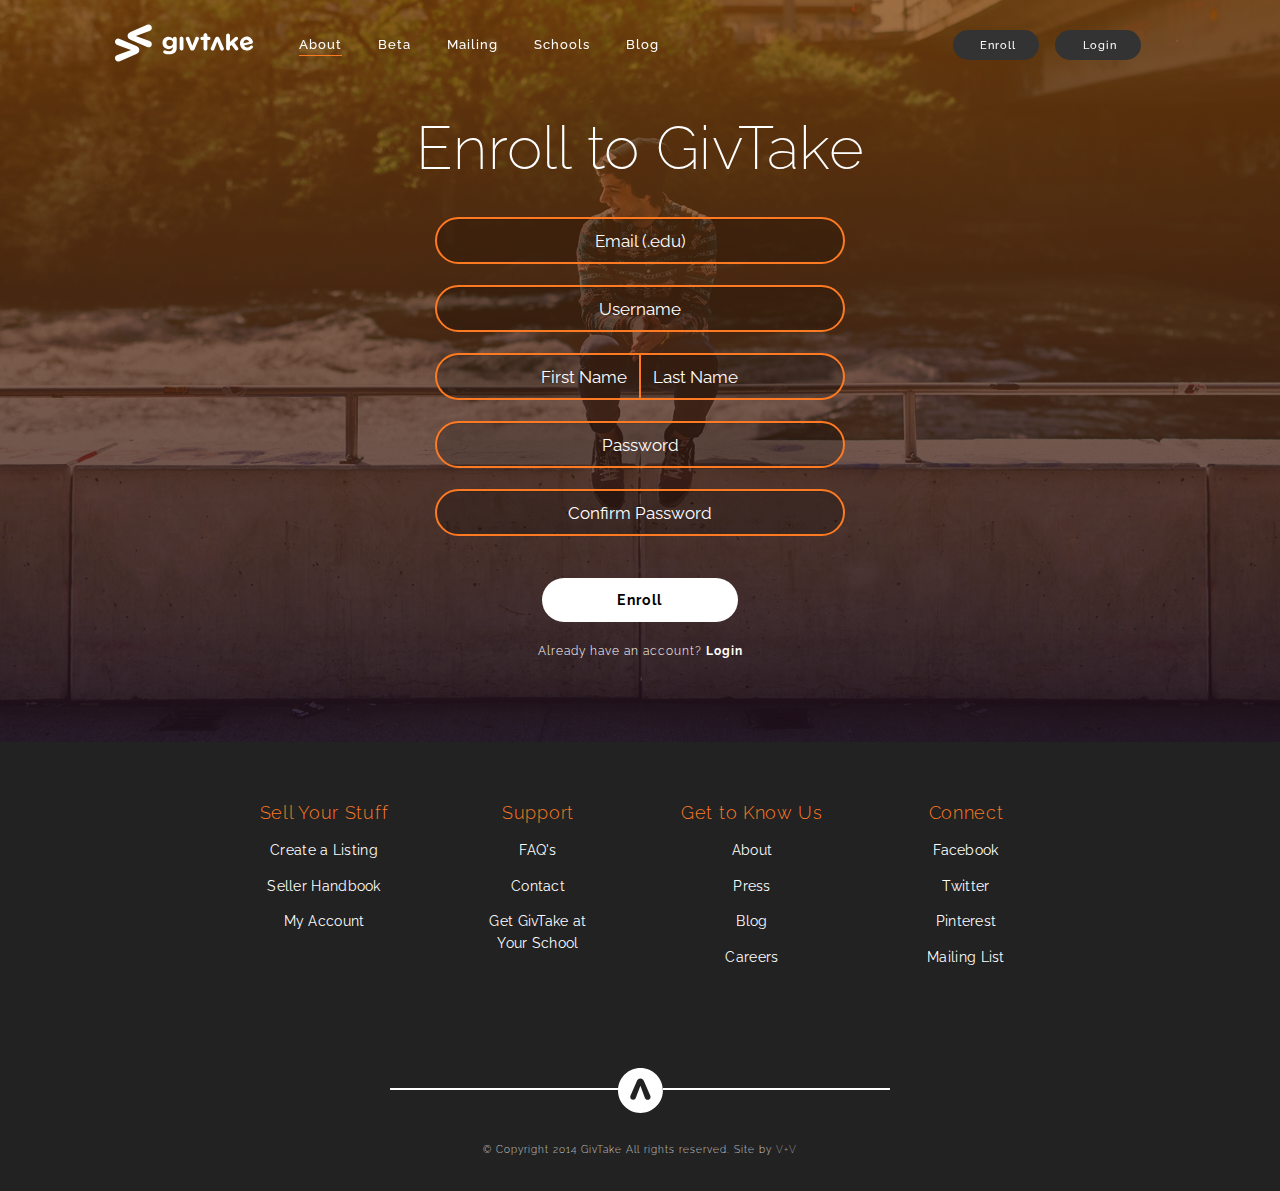
<file: index.html>
<html>
	<head>
        <meta name="viewport" content="width=device-width, initial-scale=1">
		<link href='http://fonts.googleapis.com/css?family=Raleway:400,900,800,700,600,500,300,200,100' rel='stylesheet' type='text/css'>
        <link href="http://maxcdn.bootstrapcdn.com/font-awesome/4.2.0/css/font-awesome.min.css" rel="stylesheet">
        <link rel="stylesheet" href="css/site.css">
        <title>GivTake Login</title>
	</head>
	<body>
        <div class="col-xs-12" id="login" name="top-of-page">
            <div class="max-container">
                <div class="row header">
                    <nav class="navbar navbar-fixed-top hidden-sm hidden-xs"  role="navigation">
                        <div class="container-fluid">
                            <div class="navbar-header">
                                <button type="button" class="navbar-toggle collapsed" data-toggle="collapse" data-target="#navbar-collapse-1">
                                    <span class="sr-only">Toggle navigation</span>
                                    <span class="icon-bar"></span>
                                    <span class="icon-bar"></span>
                                    <span class="icon-bar"></span>
                                </button>
                                <a class="navbar-brand" href="#"> <img src="img/menu-logo.svg" /> </a>
                            </div>
                            <div class="collapse navbar-collapse" id="navbar-collapse-1">
                                <ul class="nav navbar-nav">
                                    <li class="active"><a href="#">About <span class="sr-only">(current)</span></a></li>
                                    <li><a href="#">Beta</a></li>
                                    <li><a href="#">Mailing</a></li>
                                    <li><a href="#">Schools</a></li>
                                    <li><a href="#">Blog</a></li>
                                </ul>
                                <ul class="nav navbar-nav navbar-right">
                                    <li role="presentation"><a class="text-center" href="#">Enroll</a></li>
                                    <li role="presentation"><a class="text-center" href="#">Login</a></li>
                                </ul>
                            </div><!-- /.navbar-collapse -->
                        </div><!-- /.container-fluid -->
                    </nav>
                    <nav class="navbar navbar-fixed-top mobile-navbar hidden-md hidden-lg visible-sm visible-xs">
                        <div class="mobile-menu col-xs-12">
                            <div class="mobile-icon-wrapper pull-center navbar-brand">
                                <img class="pull-center" src="img/mobile-header-logo.png" />
                            </div>
                            <a class="pull-left menu-link nav" id="mobile-menu-button" href="#menu">
                                <img class="menu-arrow" src="img/arrow-white.svg" />
                                <img class="menu-hamburger" src="img/hamburger.svg" />
                            </a>
                            <div id="menu" class="side-panel" role="navigation">
                                <ul class="list-unstyled">
                                    <li><h3><a href="#">Enroll</a></h3></li>
                                    <li><h3><a href="#">Login</a></h3></li>
                                    <li><h4><a href="#">About</a></h4></li>
                                    <li><h4><a href="#">Beta</a></h4></li>
                                    <li><h4><a href="#">Mailing</a></h4></li>
                                    <li><h4><a href="#">Schools</a></h4></li>
                                    <li><h4><a href="#">Blog</a></h4></li>
                                </ul>
                            </div>
                        </div>
                    </nav>
                    </div>
                    <div class="container main-content-container ">
                        <div class="bg-gradient"></div>
                        <div class="bg-darken"></div>

                        <div class="col-xs-12">
                            <div class="form-wrapper">
                                <form class="form-signin" role="form">
                                    <h1 class="form-signin-heading text-center hidden-xs hidden-sm visible-md visible-lg">Enroll to GivTake</h1>
                                    <h1 class="form-signin-heading text-center visible-xs visible-sm hidden-md hidden-lg">Enroll</h1>
                                    <div class="form-group">
                                        <label for="inputEmail" class="sr-only">Email Address</label>
                                        <input type="email" id="inputEmail" class="form-control" placeholder="Email (.edu)">
                                    </div>
                                    <div class="form-group">
                                        <label for="inputUsername" class="sr-only">Username</label>
                                        <input type="text" id="inputUsername" class="form-control " placeholder="Username" >
                                    </div>
                                    <div class="form-group">
                                        <div class="row">
                                            <label for="inputFirstName" class="sr-only">First Name</label>
                                            <input type="text" id="inputFirstName" class="double-input-left form-control col-xs-6" placeholder="First Name" >
                                            <label for="inputLastName" class="sr-only">Last Name</label>
                                            <input type="text" id="inputLastName" class="double-input-right form-control col-xs-6" placeholder="Last Name" >
                                        </div>
                                    </div>
                                    <div class="form-group">
                                        <label for="inputPassword" class="sr-only">Password</label>
                                        <input type="password" id="inputPassword" class="form-control" placeholder="Password" >
                                    </div>
                                    <div class="form-group">
                                        <label for="confirmPassword" class="sr-only">Password</label>
                                        <input type="password" id="confirmPassword" class="form-control" placeholder="Confirm Password" >
                                    </div>
                                    <button class="btn btn-lg btn-primary btn-block btn-white login-enroll-button" type="submit">Enroll</button>
                                    <h4 class="text-center form-login-link">Already have an account? <a href="#">Login</a></h4>
                                </form>
                            </div>
                        </div> <!-- /container -->
                    </div>
                    <div class="container col-xs-12 footer">
                        <div class="row">
                            <div class="footer-menu-wrapper hidden-xs hidden-sm">
                                <div class="footer-column">
                                    <ul class="list-unstyled  text-center">
                                        <li class="footer-title"><h3 class="gt-orange">Sell Your Stuff</h3></li>
                                        <li class="footer-link"><h4><a href="#">Create a Listing</a></h4></li>
                                        <li class="footer-link"><h4><a href="#">Seller Handbook</a></h4></li>
                                        <li class="footer-link"><h4><a href="#">My Account</a></h4></li>
                                    </ul>
                                </div>
                                <div class="footer-column  text-center">
                                    <ul class="list-unstyled">
                                        <li class="footer-title"><h3 class="gt-orange">Support</h3></li>
                                        <li class="footer-link"><h4><a href="#">FAQ's</a></h4></li>
                                        <li class="footer-link"><h4><a href="#">Contact</a></h4></li>
                                        <li class="footer-link"><h4><a href="#">Get GivTake at<br>Your School</a></h4></li>
                                    </ul>
                                </div>
                                <div class="footer-column  text-center">
                                    <ul class="list-unstyled">
                                        <li class="footer-title"><h3 class="gt-orange">Get to Know Us</h3></li>
                                        <li class="footer-link"><h4><a href="#">About</a></h4></li>
                                        <li class="footer-link"><h4><a href="#">Press</a></h4></li>
                                        <li class="footer-link"><h4><a href="#">Blog</a></h4></li>
                                        <li class="footer-link"><h4><a href="#">Careers</a></h4></li>
                                    </ul>
                                </div>
                                <div class="footer-column">
                                    <ul class="list-unstyled text-center">
                                        <li class="footer-title"><h3 class="gt-orange">Connect</h3></li>
                                        <li class="footer-link"><h4><a href="#">Facebook</a></h4></li>
                                        <li class="footer-link"><h4><a href="#">Twitter</a></h4></li>
                                        <li class="footer-link"><h4><a href="#">Pinterest</a></h4></li>
                                        <li class="footer-link"><h4><a href="#">Mailing List</a></h4></li>
                                    </ul>
                                </div>
                            </div>
                            <div class="mobile-wrapper visible-xs visible-sm hidden-md hidden-lg">
                                <div class="panel-group" id="accordion" role="tablist" aria-multiselectable="true">
                                    <div class="panel panel-default">
                                        <a class="collapsed" data-toggle="collapse" data-parent="#accordion" href="#collapseOne" aria-expanded="false" aria-controls="collapseOne">
                                            <div class="panel-heading" role="tab" id="headingOne">
                                                <h3 class="panel-title">
                                                    <strong class="gt-orange">Sell Your Stuff</strong>
                                                    <img class="pull-right right-arrow-bullet" src="img/right-arrow-bullet.png" />
                                                </h3>
                                            </div>
                                        </a>
                                        <div id="collapseOne" class="panel-collapse collapse" role="tabpanel" aria-labelledby="headingOne">
                                            <div class="panel-body">
                                                <ul class="list-unstyled">
                                                    <li class="mobile-footer-link"><h4><a href="#">FAQ's</a></h4></li>
                                                    <li class="mobile-footer-link"><h4><a href="#">Contact</a></h4></li>
                                                    <li class="mobile-footer-link"><h4><a href="#">Get GivTake at Your School</a></h4></li>
                                                </ul>
                                            </div>
                                        </div>
                                    </div>
                                    <div class="panel panel-default">
                                        <a class="collapsed" data-toggle="collapse" data-parent="#accordion" href="#collapseTwo" aria-expanded="false" aria-controls="collapseTwo">
                                            <div class="panel-heading" role="tab" id="headingTwo">
                                                <h3 class="panel-title">
                                                        <strong class="gt-orange">Support</strong>
                                                        <img class="pull-right right-arrow-bullet" src="img/right-arrow-bullet.png" />
                                                </h3>
                                            </div>
                                        </a>
                                        <div id="collapseTwo" class="panel-collapse collapse" role="tabpanel" aria-labelledby="headingTwo">
                                            <div class="panel-body">
                                                <ul class="list-unstyled">
                                                    <li class="mobile-footer-link"><h4><a href="#">FAQ's</a></h4></li>
                                                    <li class="mobile-footer-link"><h4><a href="#">Contact</a></h4></li>
                                                    <li class="mobile-footer-link"><h4><a href="#">Get GivTake at Your School</a></h4></li>
                                                </ul>
                                            </div>
                                        </div>
                                    </div>
                                    <div class="panel panel-default">
                                        <a class="collapsed" data-toggle="collapse" data-parent="#accordion" href="#collapseThree" aria-expanded="false" aria-controls="collapseThree">
                                             <div class="panel-heading" role="tab" id="headingThree">
                                                <h3 class="panel-title">
                                                        <strong class="gt-orange">Get to Know GivTake</strong>
                                                        <img class="pull-right right-arrow-bullet" src="img/right-arrow-bullet.png" />
                                                </h3>
                                            </div>
                                        </a>
                                    <div id="collapseThree" class="panel-collapse collapse" role="tabpanel" aria-labelledby="headingThree">
                                            <div class="panel-body">
                                                <ul class="list-unstyled">
                                                    <li class="mobile-footer-link"><h4><a href="#">About</a></h4></li>
                                                    <li class="mobile-footer-link"><h4><a href="#">Press</a></h4></li>
                                                    <li class="mobile-footer-link"><h4><a href="#">Blog</a></h4></li>
                                                    <li class="mobile-footer-link"><h4><a href="#">Careers</a></h4></li>
                                                </ul>
                                            </div>
                                        </div>
                                    </div>
                                    <div class="panel panel-default">
                                        <a class="collapsed" data-toggle="collapse" data-parent="#accordion" href="#collapseFour" aria-expanded="false" aria-controls="collapseFour">
                                             <div class="panel-heading" role="tab" id="headingFour">
                                                <h3 class="panel-title">
                                                        <strong class="gt-orange">Connect</strong>
                                                        <img class="pull-right right-arrow-bullet" src="img/right-arrow-bullet.png" />
                                                </h3>
                                            </div>
                                        </a>
                                    <div id="collapseFour" class="panel-collapse collapse" role="tabpanel" aria-labelledby="headingFour">
                                            <div class="panel-body">
                                                <ul class="list-unstyled">
                                                    <li class="mobile-footer-link"><h4><a href="#">Facebook</a></h4></li>
                                                    <li class="mobile-footer-link"><h4><a href="#">Twitter</a></h4></li>
                                                    <li class="mobile-footer-link"><h4><a href="#">Pinterest</a></h4></li>
                                                    <li class="mobile-footer-link"><h4><a href="#">Mailing List</a></h4></li>
                                                </ul>
                                            </div>
                                        </div>
                                    </div>
                                </div>
                            </div>
                        </div>
                        <div class="col-xs-12">
                            <div class="footer-arrow-wrapper">
                                <div class="footer-arrow-line"></div>
                                <div class="top-link-wrapper">
                                    <a id="top-of-page-link" href="#top-of-page">
                                        <img src="img/top.svg" />
                                    </a>
                                </div>
                            </div>
                        </div>
                        <div class="col-xs-12">
                            <div class="footer-copyright-wrapper text-center">
                                &copy; Copyright 2014 GivTake All rights reserved. Site by <a href="http://www.verbalplusvisual.com/">V+V</a>
                            </div>
                        </div>
                    </div>
                </div>
            </div>
        </div>
        <script type="text/javascript" src="js/jquery-2.1.1.min.js"></script>
        <script type="text/javascript" src="js/bigSlide.min.js"></script>
        <script type="text/javascript" src="js/bootstrap.min.js"></script>
        <script type="text/javascript" src="js/main.js"></script>
	</body>
</html>
</file>
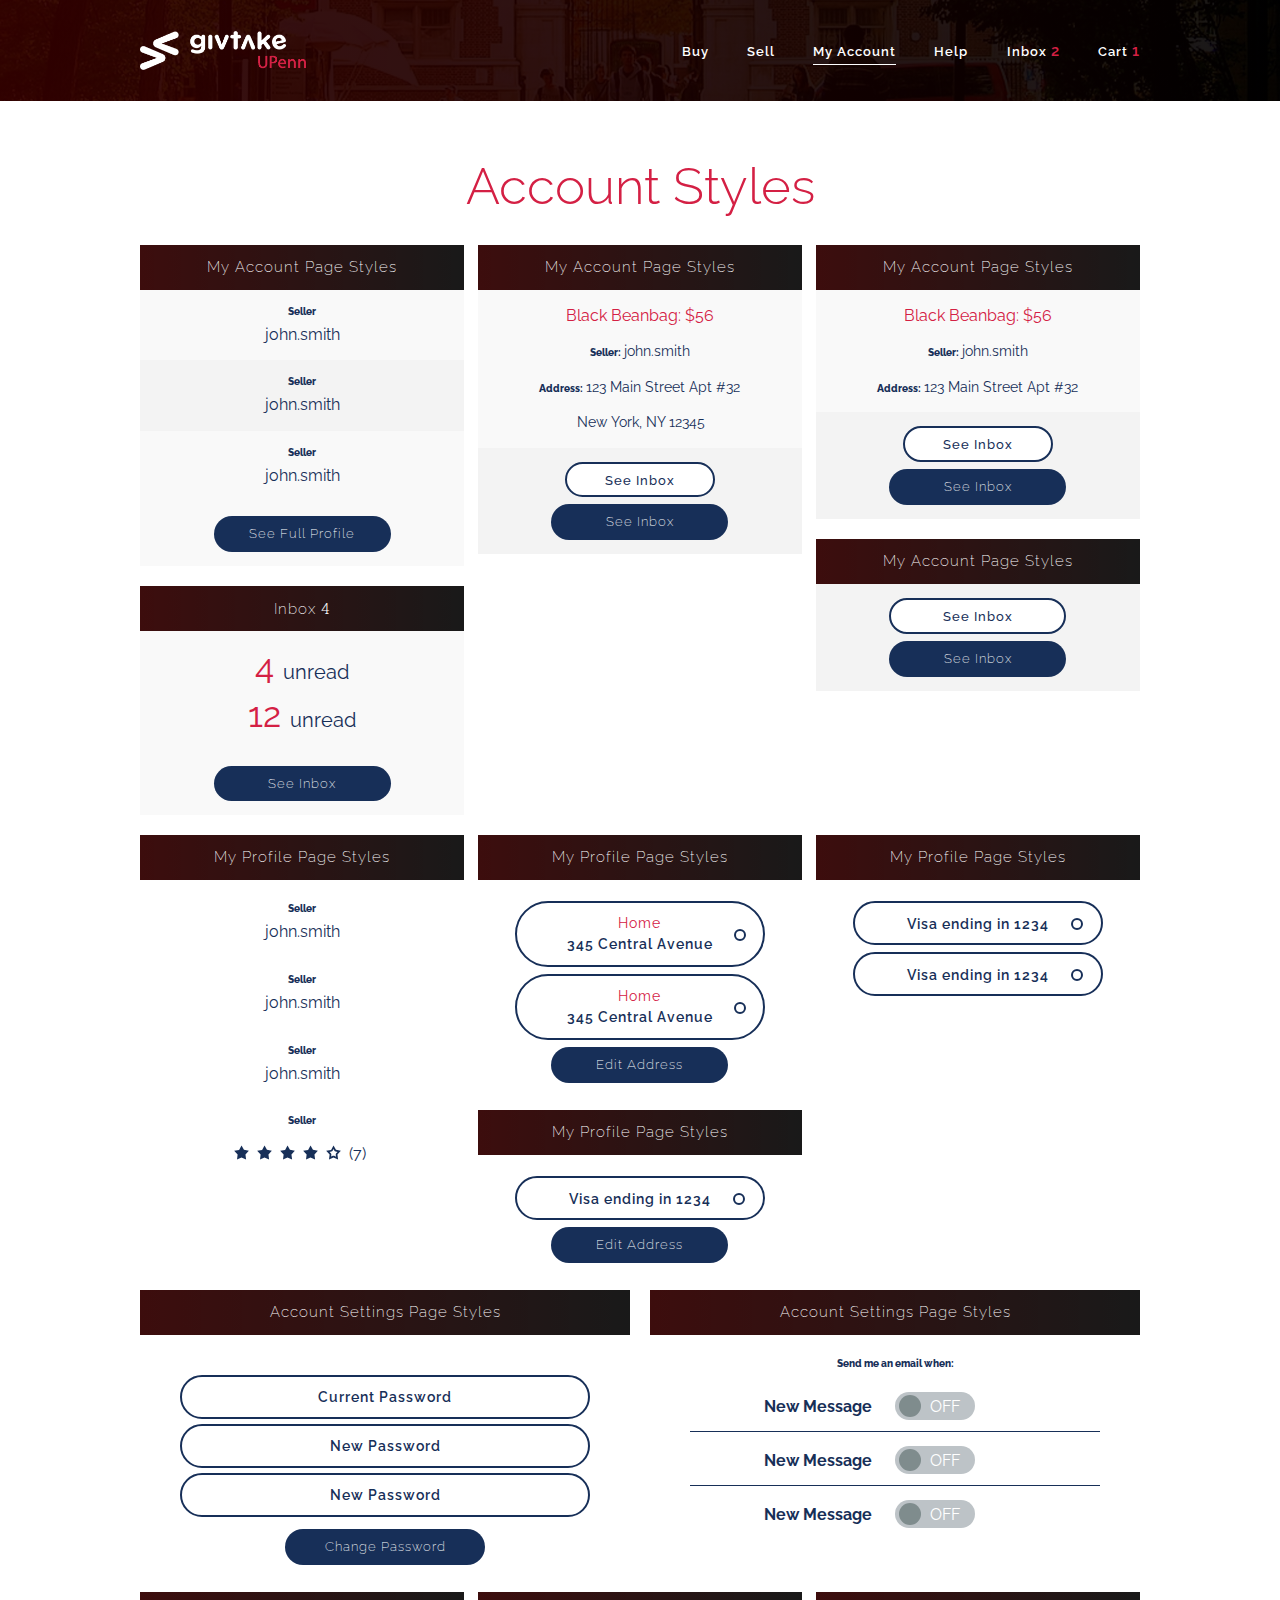
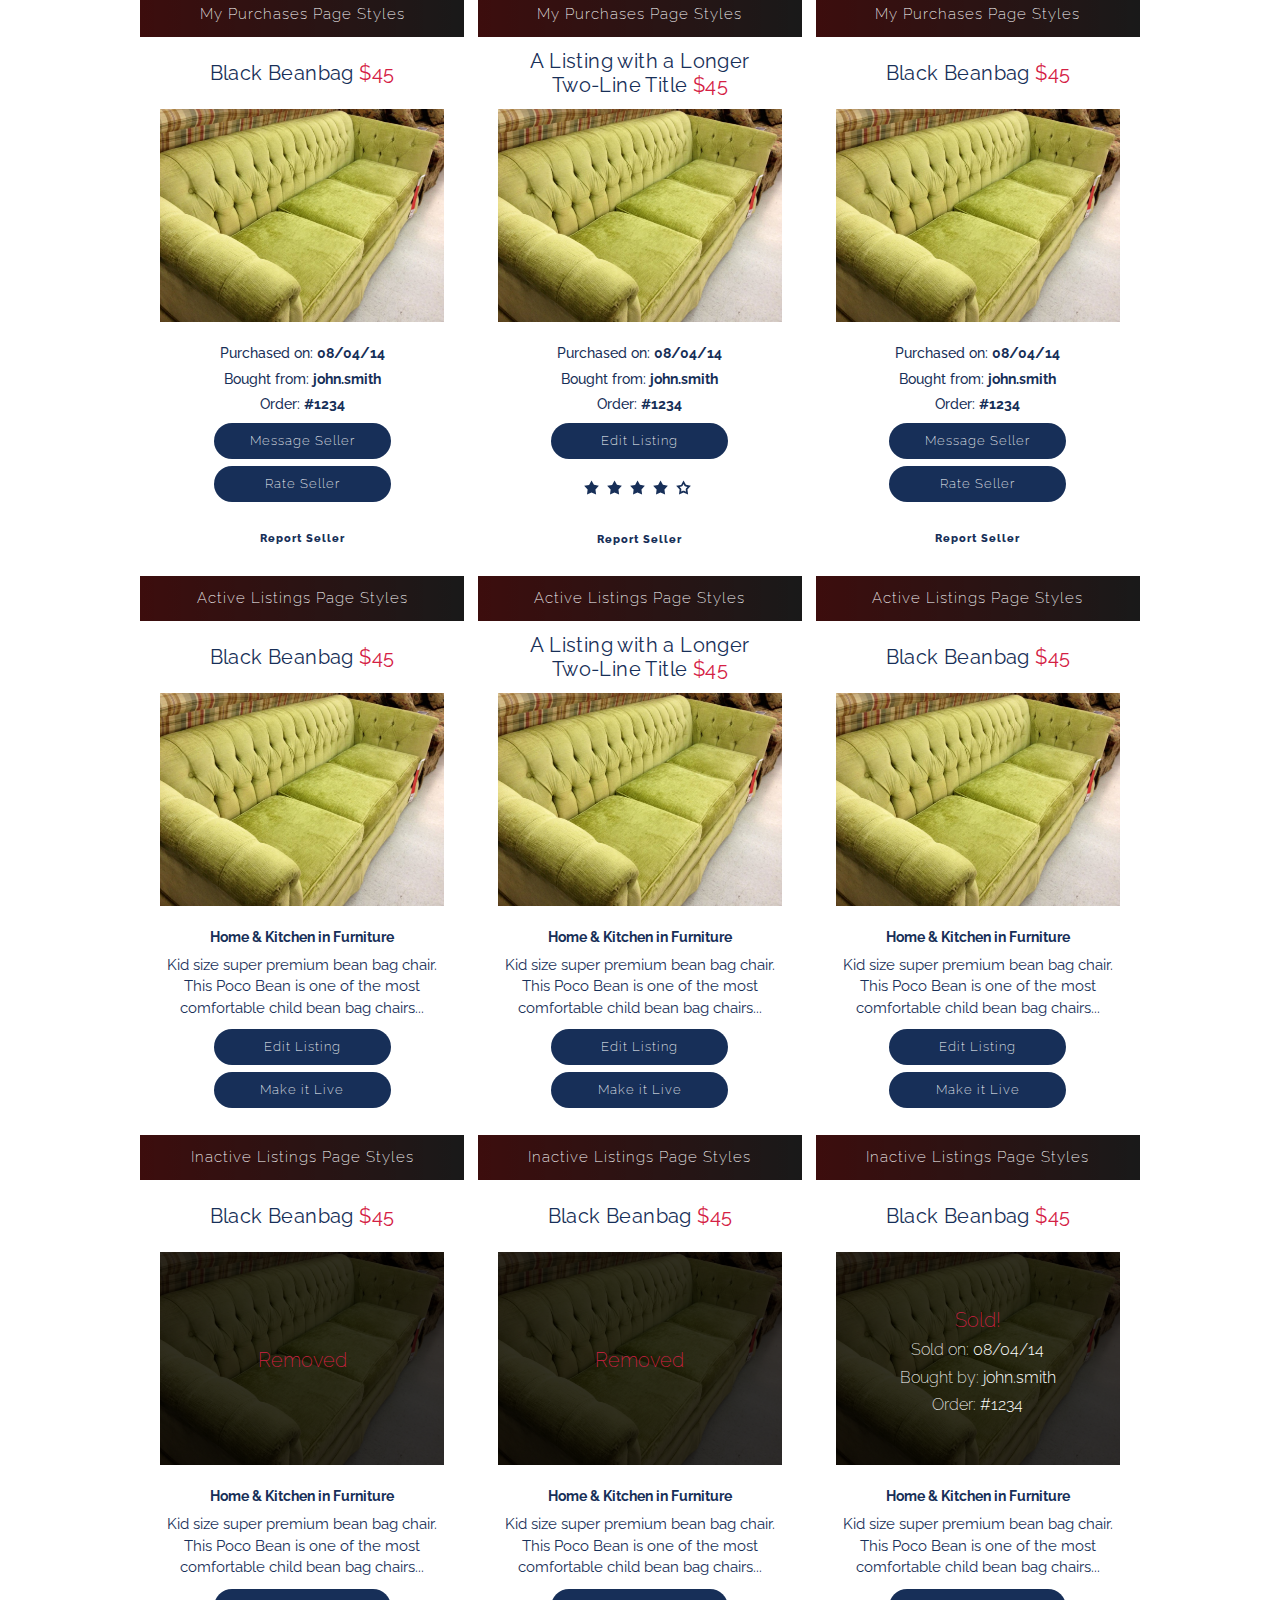
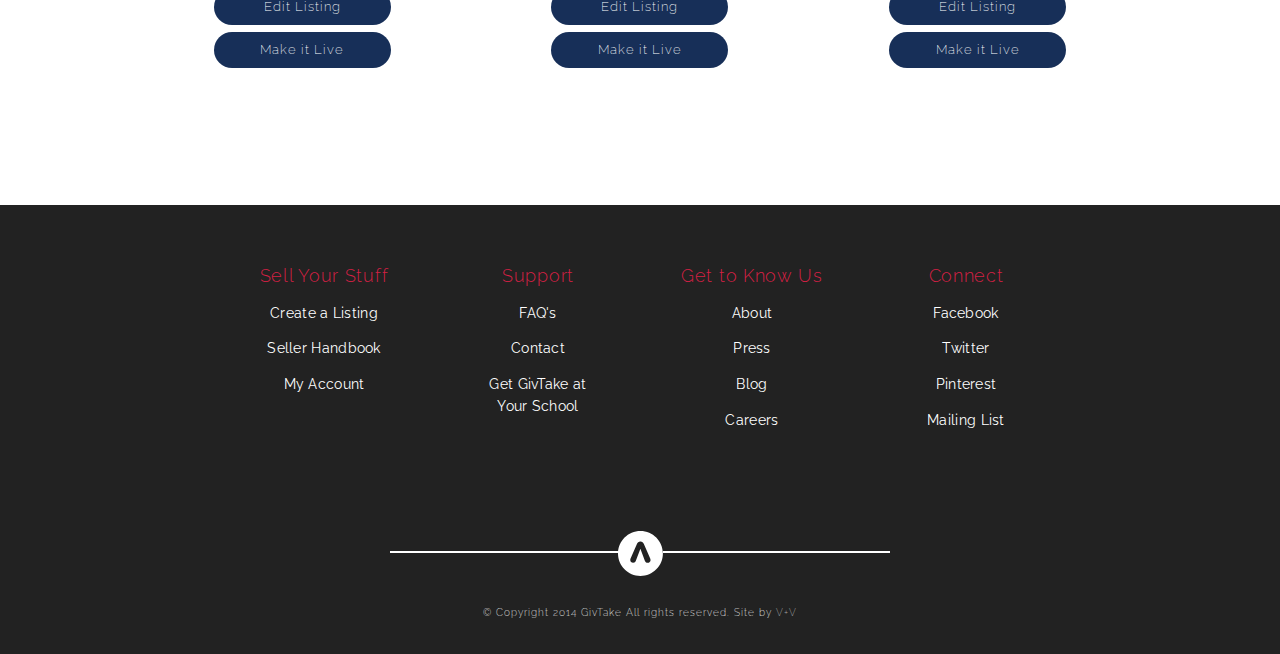
<file: account.html>
<html>
<head>
    <meta name="viewport" content="width=device-width, initial-scale=1">
    <link href='http://fonts.googleapis.com/css?family=Raleway:400,900,800,700,600,500,300,200,100' rel='stylesheet'
          type='text/css'>
    <link href='http://fonts.googleapis.com/css?family=Roboto+Slab:400,700,300,100' rel='stylesheet' type='text/css'>
    <link href="http://maxcdn.bootstrapcdn.com/font-awesome/4.2.0/css/font-awesome.min.css" rel="stylesheet">
    <link rel="stylesheet" href="css/site.css">
    <title>GivTake Account Styles</title>
</head>
<body>
<div class="col-xs-12 three-column-style account-style" id="account">
    <div class="max-container">
        <div class="row header">
            <div class="mobile-menu col-xs-12 visible-xs visible-sm hidden-md hidden-lg">

                <div class="mobile-icon-wrapper pull-center navbar-brand">
                    <img class="pull-center" src="img/mobile-header-logo.png"/>
                </div>
                <a class="pull-left menu-link nav" id="mobile-menu-button" href="#menu">
                <img class="menu-arrow" src="img/arrow-white.svg"/>
                <img class="menu-hamburger" src="img/hamburger.svg"/>
                </a>
                <a class="pull-right checking-forward-arrow nav" id="right-button" href="#menu">
                    <img class="" src="img/arrow-white.svg"/>
                </a>


                <div id="menu" class="side-panel" role="navigation">
                <input type="text" placeholder="Search">
                <img src="img/search-white.svg">
                <ul class="list-unstyled listings-panel-list">
                <li><h3><a href="#"><span>Buy</span></a></h3></li>
                <li><h3><a href="#">Sell</a></h3></li>
                <li><h5><a href="#">My Account</a></h5></li>
                <li><h5><a href="#">Inbox <span>2</span></a></h5></li>
                <li><h5><a href="#">Help</a></h5></li>
                <li><h5><a href="#">Logout</a></h5></li>
                </ul>
                </div>
            </div>
            <nav class="navbar navbar-fixed-top mobile-navbar visible-sm visible-xs hidden-md hidden-lg ">
                <div class="navbar-gradient-overlay"></div>
            </nav>
            <nav class="navbar navbar-fixed-top hidden-sm hidden-xs" role="navigation">
                <div class="navbar-gradient-overlay"></div>
                <div class="container-fluid">
                    <ul class="nav navbar-brand navbar-left">
                        <li>
                            <a class="" href="#"> <img src="img/upenn-listing-logo.png"/> </a>
                        </li>
                    </ul>
                    <div class="collapse navbar-collapse" id="navbar-collapse-1">
                        <ul class="nav navbar-nav navbar-right">
                            <li>
                                <a class="text-center" href="#">Buy
                                    <div class="navbar-active"></div>
                                </a>
                            </li>
                            <li>
                                <a class="text-center" href="#">Sell
                                    <div class="navbar-active"></div>
                                </a>
                            </li>
                            <li>
                                <a class="text-center" href="#">My Account
                                    <div class="current-page"></div>
                                </a>
                            </li>
                            <li>
                                <a class="text-center" href="#">Help
                                    <div class="navbar-active"></div>
                                </a>
                            </li>
                            <li>
                                <a class="text-center" href="#">Inbox <span>2</span>
                                    <div class="navbar-active"></div>
                                </a>
                            </li>
                            <li>
                                <a class="text-center" href="#">Cart <span>1</span>
                                    <div class="navbar-active"></div>
                                </a>
                            </li>
                        </ul>
                    </div>
                    <!-- /.navbar-collapse -->
                </div>
                <!-- /.container-fluid -->
            </nav>
        </div>
        <div class=" content-container">
            <div class="row account-container">
                <div class="col-xs-12">
                    <h1 class="text-center">Account Styles</h1>
                </div>
                <div class="col-xs-12">

                    <div id="my-account" class="content-block-container row">
                        <div class="col-xs-12 col-md-4 left-col">
                            <div class="panel-group" id="left-my-accountAccordion" role="tablist" aria-multiselectable="true">
                                <div class="panel" id="left-my-account-panel">
                                    <a class="hidden-md hidden-lg" data-toggle="collapse" data-parent="#left-my-accountAccordion" href="#left-my-accountcollapseOne" aria-expanded="true" aria-controls="left-my-accountcollapseOne">
                                        <div class="panel-heading column-header left-column" role="tab" id="left-my-accountheadingOne">
                                            <h3 class="column-title text-center">My Account Page Styles</h3>
                                        </div>
                                        <img class="collapse-bullet" src="img/white-red-right-bullet.svg"/>
                                    </a>
                                    <div class="hidden-xs hidden-sm">
                                        <div class="panel-heading column-header left-column" role="tab" id="left-my-accountheadingOne">
                                            <h3 class="column-title text-center">My Account Page Styles</h3>
                                        </div>
                                    </div>
                                    <div id="left-my-accountcollapseOne" class="panel-collapse collapse in" role="tabpanel" aria-labelledby="left-my-accountheadingOne">
                                        <div class="panel-body">
                                            <div class="row gray-one">
                                                <div class="small-space">
                                                    <h5 class="mobile-left category-header">Seller</h5>

                                                    <h4 class="mobile-right mobile-red">john.smith</h4>
                                                </div>
                                            </div>
                                            <div class="row gray-two">
                                                <div class="small-space">
                                                    <h5 class="mobile-left category-header">Seller</h5>

                                                    <h4 class="mobile-right mobile-red">john.smith</h4>
                                                </div>
                                            </div>
                                            <div class="row gray-one" >
                                                <div class="small-space">
                                                    <h5 class="mobile-left category-header">Seller</h5>

                                                    <h4 class="mobile-right mobile-red">john.smith</h4>

                                                </div>

                                            </div>
                                            <div class="row gray-one">
                                                <div class="button-wrapper">
                                                    <btn class="btn btn-info common-blue-button">See Full Profile</btn>
                                                </div>
                                            </div>



                                        </div>
                                    </div>
                                </div>
                            </div>
                            <div class="panel-group" id="left-my-account-inboxAccordion" role="tablist" aria-multiselectable="true">
                                <div class="panel" id="left-my-account-inbox-panel">
                                    <a class="hidden-md hidden-lg" data-toggle="collapse" data-parent="#left-my-account-inboxAccordion" href="#left-my-account-inboxcollapseOne" aria-expanded="true" aria-controls="left-my-account-inboxcollapseOne">
                                        <div class="panel-heading column-header left-column" role="tab" id="left-my-account-inboxheadingOne">
                                            <h3 class="column-title text-center">Inbox <span>4</span></h3>
                                        </div>
                                        <img class="collapse-bullet" src="img/white-red-right-bullet.svg"/>
                                    </a>
                                    <div class="hidden-xs hidden-sm">
                                        <div class="panel-heading column-header left-column" role="tab" id="left-my-account-inboxheadingOne">
                                            <h3 class="column-title text-center">Inbox <span>4</span></h3>
                                        </div>
                                    </div>
                                    <div id="left-my-account-inboxcollapseOne" class="panel-collapse collapse in" role="tabpanel" aria-labelledby="left-my-account-inboxheadingOne">
                                        <div class="panel-body">
                                            <div class="row gray-one">
                                                <div class="small-space">
                                                    <h4 class="text-center"><span>4 </span>unread</h4>
                                                    <h4 class="text-center"><span>12 </span>unread</h4>
                                                </div>
                                            </div>

                                            <div class="row gray-one">
                                                <div class="button-wrapper">
                                                    <btn class="btn btn-info common-blue-button">See Inbox</btn>
                                                </div>
                                            </div>



                                        </div>
                                    </div>
                                </div>
                            </div>
                        </div>
                        <div class="col-xs-12 col-md-4 center-col">
                            <div class="panel-group" id="center-my-accountAccordion" role="tablist" aria-multiselectable="true">
                                <div class="panel" id="center-my-account-panel">
                                    <a class="hidden-md hidden-lg" data-toggle="collapse" data-parent="#center-my-accountAccordion" href="#center-my-accountcollapseOne" aria-expanded="true" aria-controls="center-my-accountcollapseOne">
                                        <div class="panel-heading column-header center-column" role="tab" id="center-my-accountheadingOne">
                                            <h3 class="column-title text-center">My Account Page Styles</h3>
                                        </div>
                                        <img class="collapse-bullet" src="img/white-red-right-bullet.svg"/>
                                    </a>
                                    <div class="hidden-xs hidden-sm">
                                        <div class="panel-heading column-header center-column" role="tab" id="center-my-accountheadingOne">
                                            <h3 class="column-title text-center">My Account Page Styles</h3>
                                        </div>
                                    </div>
                                    <div id="center-my-accountcollapseOne" class="panel-collapse collapse in" role="tabpanel" aria-labelledby="center-my-accountheadingOne">
                                        <div class="panel-body">
                                            <div class="row gray-one">
                                                <div class="small-space">
                                                    <h4 class="my-account-listing-title">Black Beanbag: <span>$56</span></h4>
                                                </div>
                                                <div class="small-space">
                                                    <h5 class="mobile-left category-header">Seller:</h5><h4 class="mobile-right account-info mobile-red"> john.smith</h4>
                                                    <br class="visible-xs visible-sm hidden-md hidden-lg">
                                                </div>
                                                <div class="small-space">
                                                    <h5 class="mobile-left category-header">Address:</h5><h4 class="mobile-right account-info">123 Main Street Apt #32</h4>
                                                    <br class="visible-xs visible-sm hidden-md hidden-lg">
                                                    <br class="visible-xs visible-sm hidden-md hidden-lg">
                                                    <h4 class="mobile-right account-info">New York, NY 12345</h4>
                                                </div>
                                            </div>
                                            <div class="row gray-two">
                                                <div class="button-wrapper">
                                                    <btn class="btn btn-info common-white-button thin-button">See Inbox</btn>
                                                </div>
                                                <div class="button-wrapper">
                                                    <btn class="btn btn-info common-blue-button">See Inbox</btn>
                                                </div>
                                            </div>
                                        </div>
                                    </div>
                                </div>
                            </div>

                        </div>
                        <div class="col-xs-12 col-md-4 right-col">
                            <div class="panel-group" id="right-my-accountAccordion" role="tablist" aria-multiselectable="true">
                                <div class="panel" id="right-my-account-panel">
                                    <a class="hidden-md hidden-lg" data-toggle="collapse" data-parent="#right-my-accountAccordion" href="#right-my-accountcollapseOne" aria-expanded="true" aria-controls="right-my-accountcollapseOne">
                                        <div class="panel-heading column-header right-column" role="tab" id="right-my-accountheadingOne">
                                            <h3 class="column-title text-center">My Account Page Styles</h3>
                                        </div>
                                        <img class="collapse-bullet" src="img/white-red-right-bullet.svg"/>
                                    </a>
                                    <div class="hidden-xs hidden-sm">
                                        <div class="panel-heading column-header right-column" role="tab" id="right-my-accountheadingOne">
                                            <h3 class="column-title text-center">My Account Page Styles</h3>
                                        </div>
                                    </div>
                                    <div id="right-my-accountcollapseOne" class="panel-collapse collapse in" role="tabpanel" aria-labelledby="right-my-accountheadingOne">
                                        <div class="panel-body">

                                            <div class="row gray-one">
                                                <div class="small-space">
                                                    <h4 class="my-account-listing-title">Black Beanbag: <span>$56</span></h4>
                                                </div>
                                                <div class="small-space">
                                                    <h5 class="mobile-left category-header">Seller:</h5><h4 class="mobile-right account-info mobile-red"> john.smith</h4>
                                                    <br class="visible-xs visible-sm hidden-md hidden-lg">
                                                </div>
                                                <div class="small-space">
                                                    <h5 class="mobile-left category-header">Address:</h5><h4 class="mobile-right account-info mobile-red">123 Main Street Apt #32</h4>
                                                </div>
                                            </div>
                                            <div class="row gray-two">
                                                <div class="button-wrapper">
                                                    <btn class="btn btn-info common-white-button thin-button">See Inbox</btn>
                                                </div>
                                                <div class="button-wrapper">
                                                    <btn class="btn btn-info common-blue-button">See Inbox</btn>
                                                </div>
                                            </div>
                                        </div>
                                    </div>
                                </div>
                            </div>
                            <div class="panel-group" id="right-my-account-settingsAccordion" role="tablist" aria-multiselectable="true">
                                <div class="panel" id="right-my-account-settings-panel">
                                    <a class="hidden-md hidden-lg" data-toggle="collapse" data-parent="#right-my-account-settingsAccordion" href="#right-my-account-settingscollapseOne" aria-expanded="true" aria-controls="right-my-account-settingscollapseOne">
                                        <div class="panel-heading column-header right-column" role="tab" id="right-my-account-settingsheadingOne">
                                            <h3 class="column-title text-center">My Account Page Styles</h3>
                                        </div>
                                        <img class="collapse-bullet" src="img/white-red-right-bullet.svg"/>
                                    </a>
                                    <div class="hidden-xs hidden-sm">
                                        <div class="panel-heading column-header right-column" role="tab" id="right-my-account-settingsheadingOne">
                                            <h3 class="column-title text-center">My Account Page Styles</h3>
                                        </div>
                                    </div>
                                    <div id="right-my-account-settingscollapseOne" class="panel-collapse collapse in" role="tabpanel" aria-labelledby="right-my-account-settingsheadingOne">
                                        <div class="panel-body">
                                            <div class="row gray-two">
                                                <div class="button-wrapper">
                                                    <btn class="btn btn-info common-white-button">See Inbox</btn>
                                                </div>
                                                <div class="button-wrapper">
                                                    <btn class="btn btn-info common-blue-button">See Inbox</btn>
                                                </div>
                                            </div>
                                        </div>
                                    </div>
                                </div>
                            </div>


                        </div>
                    </div>

                    <div id="my-profile" class="content-block-container row">
                        <div class="col-xs-12 col-md-4 left-col">
                            <div class="panel-group" id="left-my-profileAccordion" role="tablist" aria-multiselectable="true">
                                <div class="panel" id="left-my-profile-panel">
                                    <a class="hidden-md hidden-lg" data-toggle="collapse" data-parent="#left-my-profileAccordion" href="#left-my-profilecollapseOne" aria-expanded="true" aria-controls="left-my-profilecollapseOne">
                                        <div class="panel-heading column-header left-column" role="tab" id="left-my-profileheadingOne">
                                            <h3 class="column-title text-center">My Profile Page Styles</h3>
                                        </div>
                                        <img class="collapse-bullet" src="img/white-red-right-bullet.svg"/>
                                    </a>
                                    <div class="hidden-xs hidden-sm">
                                        <div class="panel-heading column-header left-column" role="tab" id="left-my-profileheadingOne">
                                            <h3 class="column-title text-center">My Profile Page Styles</h3>
                                        </div>
                                    </div>
                                    <div id="left-my-profilecollapseOne" class="panel-collapse collapse in" role="tabpanel" aria-labelledby="left-my-profileheadingOne">
                                        <div class="panel-body">
                                            <div class="row gray-one">
                                                <div class="small-space">
                                                    <h5 class="mobile-left category-header">Seller</h5>

                                                    <h4 class="mobile-right mobile-red">john.smith</h4>
                                                </div>
                                            </div>
                                            <div class="row gray-two">
                                                <div class="small-space">
                                                    <h5 class="mobile-left category-header">Seller</h5>

                                                    <h4 class="mobile-right mobile-red">john.smith</h4>
                                                </div>
                                            </div>
                                            <div class="row gray-one" >
                                                <div class="small-space">
                                                    <h5 class="mobile-left category-header">Seller</h5>
                                                    <h4 class="mobile-right mobile-red">john.smith</h4>
                                                </div>
                                            </div>
                                            <div class="row gray-one" >
                                                <div class="small-space">
                                                    <h5 class="mobile-left category-header">Seller</h5>
                                                    <ul class="list-inline rating-list mobile-right hidden-xs hidden-sm">
                                                        <li>
                                                            <img class="rating-star" src="img/star-fill.svg" />
                                                        </li>
                                                        <li>
                                                            <img class="rating-star" src="img/star-fill.svg" />
                                                        </li>
                                                        <li>
                                                            <img class="rating-star" src="img/star-fill.svg" />
                                                        </li>
                                                        <li>
                                                            <img class="rating-star" src="img/star-fill.svg" />
                                                        </li>
                                                        <li>
                                                            <img class="rating-star" src="img/star-stroke.svg" />
                                                        </li>
                                                        <li>
                                                            <h4>(7)</h4>
                                                        </li>
                                                    </ul>
                                                    <ul class="list-inline rating-list mobile-right hidden-md hidden-lg">
                                                        <li>
                                                            <img class="rating-star" src="img/red-star-fill.svg" />
                                                        </li>
                                                        <li>
                                                            <img class="rating-star" src="img/red-star-fill.svg" />
                                                        </li>
                                                        <li>
                                                            <img class="rating-star" src="img/red-star-fill.svg" />
                                                        </li>
                                                        <li>
                                                            <img class="rating-star" src="img/red-star-fill.svg" />
                                                        </li>
                                                        <li>
                                                            <img class="rating-star" src="img/red-star-stroke.svg" />
                                                        </li>
                                                        <li>
                                                            <h4 class="mobile-red">(7)</h4>
                                                        </li>
                                                    </ul>
                                                </div>
                                            </div>
                                        </div>
                                    </div>
                                </div>
                            </div>

                        </div>
                        <div class="col-xs-12 col-md-4 center-col">
                            <div class="panel-group" id="center-my-profileAccordion" role="tablist" aria-multiselectable="true">
                                <div class="panel" id="center-my-profile-panel">
                                    <a class="hidden-md hidden-lg" data-toggle="collapse" data-parent="#center-my-profileAccordion" href="#center-my-profilecollapseOne" aria-expanded="true" aria-controls="center-my-profilecollapseOne">
                                        <div class="panel-heading column-header center-column" role="tab" id="center-my-profileheadingOne">
                                            <h3 class="column-title text-center">My Profile Page Styles</h3>
                                        </div>
                                        <img class="collapse-bullet" src="img/white-red-right-bullet.svg"/>
                                    </a>
                                    <div class="hidden-xs hidden-sm">
                                        <div class="panel-heading column-header center-column" role="tab" id="center-my-profileheadingOne">
                                            <h3 class="column-title text-center">My Profile Page Styles</h3>
                                        </div>
                                    </div>
                                    <div id="center-my-profilecollapseOne" class="panel-collapse collapse in" role="tabpanel" aria-labelledby="center-my-profileheadingOne">
                                        <div class="panel-body">

                                            <div class="row">
                                                <div class="button-wrapper tall-checkbox-button-wrapper ">
                                                    <a class="btn btn-info common-white-button tall-checkbox-button checkbox-button"><h4><span>Home</span></h4><br><h4>345 Central Avenue</h4>
                                                        <div class="bullet-rollover"></div>
                                                    </a>

                                                </div>
                                                <div class="button-wrapper tall-checkbox-button-wrapper">
                                                    <a class="btn btn-info common-white-button tall-checkbox-button checkbox-button"><h4><span>Home</span></h4><br><h4>345 Central Avenue</h4>
                                                        <div class="bullet-rollover"></div>
                                                    </a>
                                                </div>
                                                <div class="button-wrapper">
                                                    <a class="btn btn-info common-blue-button">Edit Address</a>
                                                </div>
                                            </div>
                                        </div>
                                    </div>
                                </div>
                            </div>

                            <div class="panel-group" id="center-my-profile-saved-cardAccordion" role="tablist" aria-multiselectable="true">
                                <div class="panel" id="center-my-profile-saved-card-panel">
                                    <a class="hidden-md hidden-lg" data-toggle="collapse" data-parent="#center-my-profile-saved-cardAccordion" href="#center-my-profile-saved-cardcollapseOne" aria-expanded="true" aria-controls="center-my-profile-saved-cardcollapseOne">
                                        <div class="panel-heading column-header center-column" role="tab" id="center-my-profile-saved-cardheadingOne">
                                            <h3 class="column-title text-center">My Profile Page Styles</h3>
                                        </div>
                                        <img class="collapse-bullet" src="img/white-red-right-bullet.svg"/>
                                    </a>
                                    <div class="hidden-xs hidden-sm">
                                        <div class="panel-heading column-header center-column" role="tab" id="center-my-profile-saved-cardheadingOne">
                                            <h3 class="column-title text-center">My Profile Page Styles</h3>
                                        </div>
                                    </div>
                                    <div id="center-my-profile-saved-cardcollapseOne" class="panel-collapse collapse in" role="tabpanel" aria-labelledby="center-my-profile-saved-cardheadingOne">
                                        <div class="panel-body">

                                            <div class="row">
                                                <div class="button-wrapper thin-checkbox-button-wrapper">
                                                    <a class="btn btn-info common-white-button thin-checkbox-button checkbox-button"><h4>Visa ending in 1234</h4>
                                                        <div class="bullet-rollover"></div>

                                                    </a>
                                                </div>

                                                <div class="button-wrapper">
                                                    <a class="btn btn-info common-blue-button">Edit Address</a>
                                                </div>
                                            </div>
                                        </div>
                                    </div>
                                </div>
                            </div>

                        </div>
                        <div class="col-xs-12 col-md-4 right-col">
                            <div class="panel-group" id="right-my-profileAccordion" role="tablist" aria-multiselectable="true">
                                <div class="panel" id="right-my-profile-panel">
                                    <a class="hidden-md hidden-lg" data-toggle="collapse" data-parent="#right-my-profileAccordion" href="#right-my-profilecollapseOne" aria-expanded="true" aria-controls="right-my-profilecollapseOne">
                                        <div class="panel-heading column-header right-column" role="tab" id="right-my-profileheadingOne">
                                            <h3 class="column-title text-center">My Profile Page Styles</h3>
                                        </div>
                                        <img class="collapse-bullet" src="img/white-red-right-bullet.svg"/>
                                    </a>
                                    <div class="hidden-xs hidden-sm">
                                        <div class="panel-heading column-header right-column" role="tab" id="right-my-profileheadingOne">
                                            <h3 class="column-title text-center">My Profile Page Styles</h3>
                                        </div>
                                    </div>
                                    <div id="right-my-profilecollapseOne" class="panel-collapse collapse in" role="tabpanel" aria-labelledby="right-my-profileheadingOne">
                                        <div class="panel-body">

                                            <div class="row">
                                                <div class="button-wrapper thin-checkbox-button-wrapper">
                                                    <a class="btn btn-info common-white-button thin-checkbox-button  checkbox-button"><h4>Visa ending in 1234</h4>
                                                        <div class="bullet-rollover"></div>
                                                    </a>
                                                </div>
                                                <div class="button-wrapper thin-checkbox-button-wrapper">
                                                    <a class="btn btn-info common-white-button thin-checkbox-button checkbox-button"><h4>Visa ending in 1234</h4>
                                                        <div class="bullet-rollover"></div>

                                                    </a>
                                                </div>
                                            </div>

                                        </div>
                                    </div>
                                </div>
                            </div>



                        </div>
                    </div>

                    <div id="account-settings" class="content-block-container row">
                            <div class="col-xs-12 col-md-6 left-col">
                                <div class="panel-group" id="left-account-settingsAccordion" role="tablist" aria-multiselectable="true">
                                    <div class="panel" id="left-account-settings-panel">
                                        <a class="hidden-md hidden-lg" data-toggle="collapse" data-parent="#left-account-settingsAccordion" href="#left-account-settingscollapseOne" aria-expanded="true" aria-controls="left-account-settingscollapseOne">
                                            <div class="panel-heading column-header left-column" role="tab" id="left-account-settingsheadingOne">
                                                <h3 class="column-title text-center">Account Settings Page Styles</h3>
                                            </div>
                                            <img class="collapse-bullet" src="img/white-red-right-bullet.svg"/>
                                        </a>
                                        <div class="hidden-xs hidden-sm">
                                            <div class="panel-heading column-header left-column" role="tab" id="left-account-settingsheadingOne">
                                                <h3 class="column-title text-center">Account Settings Page Styles</h3>
                                            </div>
                                        </div>
                                        <div id="left-account-settingscollapseOne" class="panel-collapse collapse in" role="tabpanel" aria-labelledby="left-account-settingsheadingOne">
                                            <div class="panel-body">
                                                <div class="row">
                                                    <div class="small-space">
                                                        <input class="wide-input" placeholder="Current Password">
                                                        <input class="wide-input" placeholder="New Password">
                                                        <input class="wide-input" placeholder="New Password">
                                                    </div>

                                                    <div class="small-space hidden-xs hidden-sm">
                                                        <div class="button-wrapper">
                                                            <btn class="btn btn-info common-blue-button">Change Password</btn>
                                                        </div>
                                                    </div>

                                                </div>

                                            </div>
                                        </div>
                                    </div>
                                </div>
                            </div>
                            <div class="col-xs-12 col-md-6 right-col">
                                <div class="panel-group" id="right-account-settingsAccordion" role="tablist" aria-multiselectable="true">
                                    <div class="panel" id="right-account-settings-panel">
                                        <a class="hidden-md hidden-lg" data-toggle="collapse" data-parent="#right-account-settingsAccordion" href="#right-account-settingscollapseOne" aria-expanded="true" aria-controls="right-account-settingscollapseOne">
                                            <div class="panel-heading column-header right-column" role="tab" id="right-account-settingsheadingOne">
                                                <h3 class="column-title text-center">Account Settings Page Styles</h3>
                                            </div>
                                            <img class="collapse-bullet" src="img/white-red-right-bullet.svg"/>
                                        </a>
                                        <div class="hidden-xs hidden-sm">
                                            <div class="panel-heading column-header right-column" role="tab" id="right-account-settingsheadingOne">
                                                <h3 class="column-title text-center">Account Settings Page Styles</h3>
                                            </div>
                                        </div>
                                        <div id="right-account-settingscollapseOne" class="panel-collapse collapse in" role="tabpanel" aria-labelledby="right-account-settingsheadingOne">
                                            <div class="panel-body">

                                                <div class="row">
                                                    <div class="small-space">
                                                        <h5 class="category-header text-center">Send me an email when:</h5>
                                                        <br class="visible-xs visible-sm hidden-md hidden-lg">
                                                    </div>
                                                    <div class="small-space bottom-blue-divider">
                                                        <div class="toggle-container row">
                                                            <div class="toggle-title col-xs-6"><h4 class="mobile-left">New Message</h4></div>
                                                            <div class="toggle toggle-off col-xs-6 mobile-right">
                                                                <h4 class="toggle-text-off">OFF</h4>
                                                                <div class="toggle-dot"></div>
                                                                <h4 class="toggle-text-on">ON</h4>
                                                            </div>
                                                        </div>
                                                    </div>
                                                    <div class="small-space bottom-blue-divider">
                                                        <div class="toggle-container row">
                                                            <div class="toggle-title col-xs-6"><h4 class="mobile-left">New Message</h4></div>
                                                            <div class="toggle toggle-off col-xs-6 mobile-right">
                                                                <h4 class="toggle-text-off">OFF</h4>
                                                                <div class="toggle-dot"></div>
                                                                <h4 class="toggle-text-on">ON</h4>
                                                            </div>
                                                        </div>
                                                    </div>
                                                    <div class="small-space">
                                                        <div class="toggle-container row">
                                                            <div class="toggle-title col-xs-6"><h4 class="mobile-left">New Message</h4></div>
                                                            <div class="toggle toggle-off col-xs-6 mobile-right">
                                                                <h4 class="toggle-text-off">OFF</h4>
                                                                <div class="toggle-dot"></div>
                                                                <h4 class="toggle-text-on">ON</h4>

                                                            </div>
                                                        </div>
                                                    </div>

                                                </div>
                                            </div>
                                        </div>
                                    </div>
                                </div>


                            </div>
                        </div>

                    <div id="my-purchases" class="account-listings content-block-container row">
                        <div class="col-xs-12 col-md-4 left-col">
                            <div class="panel-group" id="left-my-purchasesAccordion" role="tablist" aria-multiselectable="true">
                                <div class="panel" id="left-my-purchases-panel">
                                    <a class="hidden-md hidden-lg" data-toggle="collapse" data-parent="#left-my-purchasesAccordion" href="#left-my-purchasescollapseOne" aria-expanded="true" aria-controls="left-my-purchasescollapseOne">
                                        <div class="panel-heading column-header left-column" role="tab" id="left-my-purchasesheadingOne">
                                            <h3 class="column-title text-center">My Purchases Page Styles</h3>
                                        </div>
                                        <img class="collapse-bullet" src="img/white-red-right-bullet.svg"/>
                                    </a>
                                    <div class="hidden-xs hidden-sm">
                                        <div class="panel-heading column-header left-column" role="tab" id="left-my-purchasesheadingOne">
                                            <h3 class="column-title text-center">My Purchases Page Styles</h3>
                                        </div>
                                    </div>
                                    <div id="left-my-purchasescollapseOne" class="panel-collapse collapse in" role="tabpanel" aria-labelledby="left-my-purchasesheadingOne">
                                        <div class="panel-body">
                                            <div class="row">
                                                <div class="small-space listing-title-wrapper">
                                                    <h4 class="text-center">Black Beanbag <span>$45</span></h4>
                                                </div>
                                            </div>
                                            <div class="row">
                                                <div class="small-space img-container">
                                                    <img src="img/listingplaceholders/couch.jpg"/>
                                                </div>
                                            </div>
                                            <div class="row" >
                                                <div class="small-space">
                                                    <h5>Purchased on: <span>08/04/14</span></h5>
                                                    <h5>Bought from: <span>john.smith</span></h5>
                                                    <h5>Order: <span>#1234</span></h5>
                                                </div>
                                                <div class="button-wrapper">
                                                    <a class="btn btn-info common-blue-button">Message Seller</a>
                                                </div>
                                                <div class="button-wrapper">
                                                    <a class="btn btn-info common-blue-button">Rate Seller</a>
                                                </div>

                                            </div>
                                            <div class="row">
                                                <h6 class="text-center"><a class="edit-button-foot" href="#">Report Seller</a></h6>
                                            </div>
                                        </div>
                                    </div>
                                </div>
                            </div>

                        </div>
                        <div class="col-xs-12 col-md-4 center-col">
                            <div class="panel-group" id="center-my-purchasesAccordion" role="tablist" aria-multiselectable="true">
                                <div class="panel" id="center-my-purchases-panel">
                                    <a class="hidden-md hidden-lg" data-toggle="collapse" data-parent="#center-my-purchasesAccordion" href="#center-my-purchasescollapseOne" aria-expanded="true" aria-controls="center-my-purchasescollapseOne">
                                        <div class="panel-heading column-header center-column" role="tab" id="center-my-purchasesheadingOne">
                                            <h3 class="column-title text-center">My Purchases Page Styles</h3>
                                        </div>
                                        <img class="collapse-bullet" src="img/white-red-right-bullet.svg"/>
                                    </a>
                                    <div class="hidden-xs hidden-sm">
                                        <div class="panel-heading column-header center-column" role="tab" id="center-my-purchasesheadingOne">
                                            <h3 class="column-title text-center">My Purchases Page Styles</h3>
                                        </div>
                                    </div>
                                    <div id="center-my-purchasescollapseOne" class="panel-collapse collapse in" role="tabpanel" aria-labelledby="center-my-purchasesheadingOne">
                                        <div class="panel-body">
                                            <div class="row">
                                                <div class="small-space listing-title-wrapper">
                                                    <h4 class="text-center">A Listing with a Longer Two-Line Title <span>$45</span></h4>
                                                </div>
                                            </div>
                                            <div class="row">
                                                <div class="small-space img-container">
                                                    <img src="img/listingplaceholders/couch.jpg"/>
                                                </div>
                                            </div>
                                            <div class="row" >
                                                <div class="small-space">
                                                    <h5>Purchased on: <span>08/04/14</span></h5>
                                                    <h5>Bought from: <span>john.smith</span></h5>
                                                    <h5>Order: <span>#1234</span></h5>
                                                </div>
                                                <div class="button-wrapper">
                                                    <a class="btn btn-info common-blue-button">Edit Listing</a>
                                                </div>


                                            </div>
                                            <div class="row">
                                                <div class="small-space">
                                                    <ul class="list-inline rating-list text-center">
                                                        <li>
                                                            <img class="rating-star" src="img/star-fill.svg" />
                                                        </li>
                                                        <li>
                                                            <img class="rating-star" src="img/star-fill.svg" />
                                                        </li>
                                                        <li>
                                                            <img class="rating-star" src="img/star-fill.svg" />
                                                        </li>
                                                        <li>
                                                            <img class="rating-star" src="img/star-fill.svg" />
                                                        </li>
                                                        <li>
                                                            <img class="rating-star" src="img/star-stroke.svg" />
                                                        </li>

                                                    </ul>
                                                </div>
                                            </div>
                                            <div class="row">
                                                <h6 class="text-center"><a class="edit-button-foot" href="#">Report Seller</a></h6>
                                            </div>
                                        </div>
                                    </div>
                                </div>
                            </div>



                        </div>
                        <div class="col-xs-12 col-md-4 right-col">
                            <div class="panel-group" id="right-my-purchasesAccordion" role="tablist" aria-multiselectable="true">
                                <div class="panel" id="right-my-purchases-panel">
                                    <a class="hidden-md hidden-lg" data-toggle="collapse" data-parent="#right-my-purchasesAccordion" href="#right-my-purchasescollapseOne" aria-expanded="true" aria-controls="right-my-purchasescollapseOne">
                                        <div class="panel-heading column-header right-column" role="tab" id="right-my-purchasesheadingOne">
                                            <h3 class="column-title text-center">My Purchases Page Styles</h3>
                                        </div>
                                        <img class="collapse-bullet" src="img/white-red-right-bullet.svg"/>
                                    </a>
                                    <div class="hidden-xs hidden-sm">
                                        <div class="panel-heading column-header right-column" role="tab" id="right-my-purchasesheadingOne">
                                            <h3 class="column-title text-center">My Purchases Page Styles</h3>
                                        </div>
                                    </div>
                                    <div id="right-my-purchasescollapseOne" class="panel-collapse collapse in" role="tabpanel" aria-labelledby="right-my-purchasesheadingOne">
                                        <div class="panel-body">
                                            <div class="row">
                                                <div class="small-space listing-title-wrapper">
                                                    <h4 class="text-center">Black Beanbag <span>$45</span></h4>
                                                </div>
                                            </div>
                                            <div class="row">
                                                <div class="small-space img-container">
                                                    <img src="img/listingplaceholders/couch.jpg"/>
                                                </div>
                                            </div>
                                            <div class="row" >
                                                <div class="small-space">
                                                    <h5>Purchased on: <span>08/04/14</span></h5>
                                                    <h5>Bought from: <span>john.smith</span></h5>
                                                    <h5>Order: <span>#1234</span></h5>
                                                </div>
                                                <div class="button-wrapper">
                                                    <a class="btn btn-info common-blue-button">Message Seller</a>
                                                </div>
                                                <div class="button-wrapper">
                                                    <a class="btn btn-info common-blue-button">Rate Seller</a>
                                                </div>

                                            </div>
                                            <div class="row">
                                                <h6 class="text-center"><a class="edit-button-foot" href="#">Report Seller</a></h6>
                                            </div>
                                        </div>
                                    </div>
                                </div>
                            </div>



                        </div>
                    </div>

                    <div id="active-listings" class="account-listings content-block-container row">
                        <div class="col-xs-12 col-md-4 left-col">
                            <div class="panel-group" id="left-active-listingsAccordion" role="tablist" aria-multiselectable="true">
                                <div class="panel" id="left-active-listings-panel">
                                    <a class="hidden-md hidden-lg" data-toggle="collapse" data-parent="#left-active-listingsAccordion" href="#left-active-listingscollapseOne" aria-expanded="true" aria-controls="left-active-listingscollapseOne">
                                        <div class="panel-heading column-header left-column" role="tab" id="left-active-listingsheadingOne">
                                            <h3 class="column-title text-center">Active Listings Page Styles</h3>
                                        </div>
                                        <img class="collapse-bullet" src="img/white-red-right-bullet.svg"/>
                                    </a>
                                    <div class="hidden-xs hidden-sm">
                                        <div class="panel-heading column-header left-column" role="tab" id="left-active-listingsheadingOne">
                                            <h3 class="column-title text-center">Active Listings Page Styles</h3>
                                        </div>
                                    </div>
                                    <div id="left-active-listingscollapseOne" class="panel-collapse collapse in" role="tabpanel" aria-labelledby="left-active-listingsheadingOne">
                                        <div class="panel-body">
                                            <div class="row">
                                                <div class="small-space listing-title-wrapper">
                                                    <h4 class="text-center">Black Beanbag <span>$45</span></h4>
                                                </div>
                                            </div>
                                            <div class="row">
                                                <div class="small-space img-container">
                                                    <img src="img/listingplaceholders/couch.jpg"/>
                                                </div>
                                            </div>
                                            <div class="row" >
                                                <div class="small-space">
                                                    <h5><span>Home & Kitchen in Furniture</span></h5>
                                                </div>
                                                <div>
                                                    <p>Kid size super premium bean bag chair. This Poco Bean is one of the most comfortable child bean bag chairs...</p>
                                                </div>
                                                <div class="button-wrapper">
                                                    <a class="btn btn-info common-blue-button">Edit Listing</a>
                                                </div>
                                                <div class="button-wrapper">
                                                    <a class="btn btn-info common-blue-button">Make it Live</a>
                                                </div>

                                            </div>

                                        </div>
                                    </div>
                                </div>
                            </div>

                        </div>
                        <div class="col-xs-12 col-md-4 center-col">
                            <div class="panel-group" id="center-active-listingsAccordion" role="tablist" aria-multiselectable="true">
                                <div class="panel" id="center-active-listings-panel">
                                    <a class="hidden-md hidden-lg" data-toggle="collapse" data-parent="#center-active-listingsAccordion" href="#center-active-listingscollapseOne" aria-expanded="true" aria-controls="center-active-listingscollapseOne">
                                        <div class="panel-heading column-header center-column" role="tab" id="center-active-listingsheadingOne">
                                            <h3 class="column-title text-center">Active Listings Page Styles</h3>
                                        </div>
                                        <img class="collapse-bullet" src="img/white-red-right-bullet.svg"/>
                                    </a>
                                    <div class="hidden-xs hidden-sm">
                                        <div class="panel-heading column-header center-column" role="tab" id="center-active-listingsheadingOne">
                                            <h3 class="column-title text-center">Active Listings Page Styles</h3>
                                        </div>
                                    </div>
                                    <div id="center-active-listingscollapseOne" class="panel-collapse collapse in" role="tabpanel" aria-labelledby="center-active-listingsheadingOne">
                                        <div class="panel-body">
                                            <div class="row">
                                                <div class="small-space listing-title-wrapper">
                                                    <h4 class="text-center">A Listing with a Longer Two-Line Title <span>$45</span></h4>
                                                </div>
                                            </div>
                                            <div class="row">
                                                <div class="small-space img-container">
                                                    <img src="img/listingplaceholders/couch.jpg"/>
                                                </div>
                                            </div>
                                            <div class="row" >
                                                <div class="small-space">
                                                    <h5><span>Home & Kitchen in Furniture</span></h5>
                                                </div>
                                                <div>
                                                    <p>Kid size super premium bean bag chair. This Poco Bean is one of the most comfortable child bean bag chairs...</p>
                                                </div>
                                                <div class="button-wrapper">
                                                    <a class="btn btn-info common-blue-button">Edit Listing</a>
                                                </div>
                                                <div class="button-wrapper">
                                                    <a class="btn btn-info common-blue-button">Make it Live</a>
                                                </div>

                                            </div>

                                        </div>
                                    </div>
                                </div>
                            </div>



                        </div>
                        <div class="col-xs-12 col-md-4 right-col">
                            <div class="panel-group" id="right-active-listingsAccordion" role="tablist" aria-multiselectable="true">
                                <div class="panel" id="right-active-listings-panel">
                                    <a class="hidden-md hidden-lg" data-toggle="collapse" data-parent="#right-active-listingsAccordion" href="#right-active-listingscollapseOne" aria-expanded="true" aria-controls="right-active-listingscollapseOne">
                                        <div class="panel-heading column-header right-column" role="tab" id="right-active-listingsheadingOne">
                                            <h3 class="column-title text-center">Active Listings Page Styles</h3>
                                        </div>
                                        <img class="collapse-bullet" src="img/white-red-right-bullet.svg"/>
                                    </a>
                                    <div class="hidden-xs hidden-sm">
                                        <div class="panel-heading column-header right-column" role="tab" id="right-active-listingsheadingOne">
                                            <h3 class="column-title text-center">Active Listings Page Styles</h3>
                                        </div>
                                    </div>
                                    <div id="right-active-listingscollapseOne" class="panel-collapse collapse in" role="tabpanel" aria-labelledby="right-active-listingsheadingOne">
                                        <div class="panel-body">
                                            <div class="row">
                                                <div class="small-space listing-title-wrapper">
                                                    <h4 class="text-center">Black Beanbag <span>$45</span></h4>
                                                </div>
                                            </div>
                                            <div class="row">
                                                <div class="small-space img-container">
                                                    <img src="img/listingplaceholders/couch.jpg"/>
                                                </div>
                                            </div>
                                            <div class="row" >
                                                <div class="small-space">
                                                    <h5><span>Home & Kitchen in Furniture</span></h5>
                                                </div>
                                                <div>
                                                    <p>Kid size super premium bean bag chair. This Poco Bean is one of the most comfortable child bean bag chairs...</p>
                                                </div>
                                                <div class="button-wrapper">
                                                    <a class="btn btn-info common-blue-button">Edit Listing</a>
                                                </div>
                                                <div class="button-wrapper">
                                                    <a class="btn btn-info common-blue-button">Make it Live</a>
                                                </div>

                                            </div>

                                        </div>
                                    </div>
                                </div>
                            </div>



                        </div>
                    </div>

                    <div id="inactive-listings" class="account-listings content-block-container row">
                        <div class="col-xs-12 col-md-4 left-col">
                            <div class="panel-group" id="left-inactive-listingsAccordion" role="tablist" aria-multiselectable="true">
                                <div class="panel" id="left-inactive-listings-panel">
                                    <a class="hidden-md hidden-lg" data-toggle="collapse" data-parent="#left-inactive-listingsAccordion" href="#left-inactive-listingscollapseOne" aria-expanded="true" aria-controls="left-inactive-listingscollapseOne">
                                        <div class="panel-heading column-header left-column" role="tab" id="left-inactive-listingsheadingOne">
                                            <h3 class="column-title text-center">Inactive Listings Page Styles</h3>
                                        </div>
                                        <img class="collapse-bullet" src="img/white-red-right-bullet.svg"/>
                                    </a>
                                    <div class="hidden-xs hidden-sm">
                                        <div class="panel-heading column-header left-column" role="tab" id="left-inactive-listingsheadingOne">
                                            <h3 class="column-title text-center">Inactive Listings Page Styles</h3>
                                        </div>
                                    </div>
                                    <div id="left-inactive-listingscollapseOne" class="panel-collapse collapse in" role="tabpanel" aria-labelledby="left-inactive-listingsheadingOne">
                                        <div class="panel-body">
                                            <div class="row">
                                                <div class="small-space listing-title-wrapper">
                                                    <h4 class="text-center">Black Beanbag <span>$45</span></h4>
                                                </div>
                                            </div>
                                            <div class="row">
                                                <div class="small-space img-container">
                                                    <div class="image-wrapper">
                                                        <img src="img/listingplaceholders/couch.jpg" />
                                                        <div class="inactive-img-overlay">
                                                            <div class="text-wrapper removed-title">
                                                                <h4 class="text-center"><span class="red-title">Removed</span></h4>

                                                            </div>

                                                        </div>
                                                    </div>

                                                </div>
                                            </div>
                                            <div class="row" >
                                                <div class="small-space">
                                                    <h5><span>Home & Kitchen in Furniture</span></h5>
                                                </div>
                                                <div>
                                                    <p>Kid size super premium bean bag chair. This Poco Bean is one of the most comfortable child bean bag chairs...</p>
                                                </div>
                                                <div class="button-wrapper">
                                                    <a class="btn btn-info common-blue-button">Edit Listing</a>
                                                </div>
                                                <div class="button-wrapper">
                                                    <a class="btn btn-info common-blue-button">Make it Live</a>
                                                </div>

                                            </div>

                                        </div>
                                    </div>
                                </div>
                            </div>

                        </div>
                        <div class="col-xs-12 col-md-4 center-col">
                            <div class="panel-group" id="center-inactive-listingsAccordion" role="tablist" aria-multiselectable="true">
                                <div class="panel" id="center-inactive-listings-panel">
                                    <a class="hidden-md hidden-lg" data-toggle="collapse" data-parent="#center-inactive-listingsAccordion" href="#center-inactive-listingscollapseOne" aria-expanded="true" aria-controls="center-inactive-listingscollapseOne">
                                        <div class="panel-heading column-header center-column" role="tab" id="center-inactive-listingsheadingOne">
                                            <h3 class="column-title text-center">Inactive Listings Page Styles</h3>
                                        </div>
                                        <img class="collapse-bullet" src="img/white-red-right-bullet.svg"/>
                                    </a>
                                    <div class="hidden-xs hidden-sm">
                                        <div class="panel-heading column-header center-column" role="tab" id="center-inactive-listingsheadingOne">
                                            <h3 class="column-title text-center">Inactive Listings Page Styles</h3>
                                        </div>
                                    </div>
                                    <div id="center-inactive-listingscollapseOne" class="panel-collapse collapse in" role="tabpanel" aria-labelledby="center-inactive-listingsheadingOne">
                                        <div class="panel-body">
                                            <div class="row">
                                                <div class="small-space listing-title-wrapper">
                                                    <h4 class="text-center">Black Beanbag <span>$45</span></h4>
                                                </div>
                                            </div>
                                            <div class="row">
                                                <div class="small-space img-container">
                                                    <div class="image-wrapper">
                                                        <img src="img/listingplaceholders/couch.jpg" />
                                                        <div class="inactive-img-overlay">
                                                            <div class="text-wrapper removed-title">
                                                                <h4 class="text-center"><span class="red-title">Removed</span></h4>

                                                            </div>

                                                        </div>
                                                    </div>

                                                </div>
                                            </div>
                                            <div class="row" >
                                                <div class="small-space">
                                                    <h5><span>Home & Kitchen in Furniture</span></h5>
                                                </div>
                                                <div>
                                                    <p>Kid size super premium bean bag chair. This Poco Bean is one of the most comfortable child bean bag chairs...</p>
                                                </div>
                                                <div class="button-wrapper">
                                                    <a class="btn btn-info common-blue-button">Edit Listing</a>
                                                </div>
                                                <div class="button-wrapper">
                                                    <a class="btn btn-info common-blue-button">Make it Live</a>
                                                </div>

                                            </div>

                                        </div>
                                    </div>
                                </div>
                            </div>



                        </div>
                        <div class="col-xs-12 col-md-4 right-col">
                            <div class="panel-group" id="right-inactive-listingsAccordion" role="tablist" aria-multiselectable="true">
                                <div class="panel" id="right-inactive-listings-panel">
                                    <a class="hidden-md hidden-lg" data-toggle="collapse" data-parent="#right-inactive-listingsAccordion" href="#right-inactive-listingscollapseOne" aria-expanded="true" aria-controls="right-inactive-listingscollapseOne">
                                        <div class="panel-heading column-header right-column" role="tab" id="right-inactive-listingsheadingOne">
                                            <h3 class="column-title text-center">Inactive Listings Page Styles</h3>
                                        </div>
                                        <img class="collapse-bullet" src="img/white-red-right-bullet.svg"/>
                                    </a>
                                    <div class="hidden-xs hidden-sm">
                                        <div class="panel-heading column-header right-column" role="tab" id="right-inactive-listingsheadingOne">
                                            <h3 class="column-title text-center">Inactive Listings Page Styles</h3>
                                        </div>
                                    </div>
                                    <div id="right-inactive-listingscollapseOne" class="panel-collapse collapse in" role="tabpanel" aria-labelledby="right-inactive-listingsheadingOne">
                                        <div class="panel-body">
                                            <div class="row">
                                                <div class="small-space listing-title-wrapper">
                                                    <h4 class="text-center">Black Beanbag <span>$45</span></h4>
                                                </div>
                                            </div>
                                            <div class="row">
                                                <div class="small-space img-container">
                                                    <div class="image-wrapper">
                                                        <img src="img/listingplaceholders/couch.jpg" />
                                                        <div class="inactive-img-overlay">
                                                            <div class="text-wrapper sold-title">
                                                                <h4 class="text-center"><span class="red-title">Sold!</span></h4>
                                                                <h4 class="text-center overlay-text white-text">Sold on: <strong>08/04/14</strong></h4>
                                                                <h4 class="text-center overlay-text white-text">Bought by: <strong>john.smith</strong></h4>
                                                                <h4 class="text-center overlay-text white-text">Order: <strong>#1234</strong></h4>
                                                            </div>

                                                        </div>
                                                    </div>

                                                </div>
                                            </div>
                                            <div class="row" >
                                                <div class="small-space">
                                                    <h5><span>Home & Kitchen in Furniture</span></h5>
                                                </div>
                                                <div>
                                                    <p>Kid size super premium bean bag chair. This Poco Bean is one of the most comfortable child bean bag chairs...</p>
                                                </div>
                                                <div class="button-wrapper">
                                                    <a class="btn btn-info common-blue-button">Edit Listing</a>
                                                </div>
                                                <div class="button-wrapper">
                                                    <a class="btn btn-info common-blue-button">Make it Live</a>
                                                </div>

                                            </div>

                                        </div>
                                    </div>
                                </div>
                            </div>



                        </div>
                    </div>

                </div>


            </div>
        </div>




    </div>
</div>

<div class="container col-xs-12 footer">
    <div class="row">
        <div class="footer-menu-wrapper hidden-xs hidden-sm">
            <div class="footer-column">
                <ul class="list-unstyled  text-center">
                    <li class="footer-title"><h3 class="color-red">Sell Your Stuff</h3></li>
                    <li class="footer-link"><h4><a href="#">Create a Listing</a></h4></li>
                    <li class="footer-link"><h4><a href="#">Seller Handbook</a></h4></li>
                    <li class="footer-link"><h4><a href="#">My Account</a></h4></li>
                </ul>
            </div>
            <div class="footer-column  text-center">
                <ul class="list-unstyled">
                    <li class="footer-title"><h3 class="color-red">Support</h3></li>
                    <li class="footer-link"><h4><a href="#">FAQ's</a></h4></li>
                    <li class="footer-link"><h4><a href="#">Contact</a></h4></li>
                    <li class="footer-link"><h4><a href="#">Get GivTake at<br>Your School</a></h4></li>
                </ul>
            </div>
            <div class="footer-column  text-center">
                <ul class="list-unstyled">
                    <li class="footer-title"><h3 class="color-red">Get to Know Us</h3></li>
                    <li class="footer-link"><h4><a href="#">About</a></h4></li>
                    <li class="footer-link"><h4><a href="#">Press</a></h4></li>
                    <li class="footer-link"><h4><a href="#">Blog</a></h4></li>
                    <li class="footer-link"><h4><a href="#">Careers</a></h4></li>
                </ul>
            </div>
            <div class="footer-column">
                <ul class="list-unstyled text-center">
                    <li class="footer-title"><h3 class="color-red">Connect</h3></li>
                    <li class="footer-link"><h4><a href="#">Facebook</a></h4></li>
                    <li class="footer-link"><h4><a href="#">Twitter</a></h4></li>
                    <li class="footer-link"><h4><a href="#">Pinterest</a></h4></li>
                    <li class="footer-link"><h4><a href="#">Mailing List</a></h4></li>
                </ul>
            </div>
        </div>
        <div class="mobile-wrapper visible-xs visible-sm hidden-md hidden-lg">
            <div class="panel-group" id="accordion" role="tablist" aria-multiselectable="true">
                <div class="panel panel-default">
                    <a class="collapsed" data-toggle="collapse" data-parent="#accordion" href="#collapseOne"
                       aria-expanded="false" aria-controls="collapseOne">
                        <div class="panel-heading" role="tab" id="headingOne">
                            <h3 class="panel-title">
                                <strong class="color-red">Sell Your Stuff</strong>
                                <img class="pull-right right-arrow-bullet" src="img/right-arrow-bullet.png"/>
                            </h3>
                        </div>
                    </a>

                    <div id="collapseOne" class="panel-collapse collapse" role="tabpanel" aria-labelledby="headingOne">
                        <div class="panel-body">
                            <ul class="list-unstyled">
                                <li class="mobile-footer-link"><h4><a href="#">FAQ's</a></h4></li>
                                <li class="mobile-footer-link"><h4><a href="#">Contact</a></h4></li>
                                <li class="mobile-footer-link"><h4><a href="#">Get GivTake at Your School</a></h4></li>
                            </ul>
                        </div>
                    </div>
                </div>
                <div class="panel panel-default">
                    <a class="collapsed" data-toggle="collapse" data-parent="#accordion" href="#collapseTwo"
                       aria-expanded="false" aria-controls="collapseTwo">
                        <div class="panel-heading" role="tab" id="headingTwo">
                            <h3 class="panel-title">
                                <strong class="color-red">Support</strong>
                                <img class="pull-right right-arrow-bullet" src="img/right-arrow-bullet.png"/>
                            </h3>
                        </div>
                    </a>

                    <div id="collapseTwo" class="panel-collapse collapse" role="tabpanel" aria-labelledby="headingTwo">
                        <div class="panel-body">
                            <ul class="list-unstyled">
                                <li class="mobile-footer-link"><h4><a href="#">FAQ's</a></h4></li>
                                <li class="mobile-footer-link"><h4><a href="#">Contact</a></h4></li>
                                <li class="mobile-footer-link"><h4><a href="#">Get GivTake at Your School</a></h4></li>
                            </ul>
                        </div>
                    </div>
                </div>


                <div class="panel panel-default">
                    <a class="collapsed" data-toggle="collapse" data-parent="#accordion" href="#collapseThree"
                       aria-expanded="false" aria-controls="collapseThree">
                        <div class="panel-heading" role="tab" id="headingThree">
                            <h3 class="panel-title">
                                <strong class="color-red">Get to Know GivTake</strong>
                                <img class="pull-right right-arrow-bullet" src="img/right-arrow-bullet.png"/>
                            </h3>
                        </div>
                    </a>

                    <div id="collapseThree" class="panel-collapse collapse" role="tabpanel"
                         aria-labelledby="headingThree">
                        <div class="panel-body">
                            <ul class="list-unstyled">
                                <li class="mobile-footer-link"><h4><a href="#">About</a></h4></li>
                                <li class="mobile-footer-link"><h4><a href="#">Press</a></h4></li>
                                <li class="mobile-footer-link"><h4><a href="#">Blog</a></h4></li>
                                <li class="mobile-footer-link"><h4><a href="#">Careers</a></h4></li>
                            </ul>
                        </div>
                    </div>
                </div>


                <div class="panel panel-default">
                    <a class="collapsed" data-toggle="collapse" data-parent="#accordion" href="#collapseFour"
                       aria-expanded="false" aria-controls="collapseFour">
                        <div class="panel-heading" role="tab" id="headingFour">
                            <h3 class="panel-title">
                                <strong class="color-red">Connect</strong>
                                <img class="pull-right right-arrow-bullet" src="img/right-arrow-bullet.png"/>
                            </h3>
                        </div>
                    </a>

                    <div id="collapseFour" class="panel-collapse collapse" role="tabpanel"
                         aria-labelledby="headingFour">
                        <div class="panel-body">
                            <ul class="list-unstyled">
                                <li class="mobile-footer-link"><h4><a href="#">Facebook</a></h4></li>
                                <li class="mobile-footer-link"><h4><a href="#">Twitter</a></h4></li>
                                <li class="mobile-footer-link"><h4><a href="#">Pinterest</a></h4></li>
                                <li class="mobile-footer-link"><h4><a href="#">Mailing List</a></h4></li>
                            </ul>
                        </div>
                    </div>
                </div>


            </div>
        </div>
    </div>
    <div class="col-xs-12">
        <div class="footer-arrow-wrapper">
            <div class="footer-arrow-line"></div>
            <div class="top-link-wrapper">
                <a id="top-of-page-link" href="#top-of-page">
                    <img src="img/top.svg"/>
                </a>
            </div>
        </div>
    </div>
    <div class="col-xs-12">
        <div class="footer-copyright-wrapper text-center">
            &copy; Copyright 2014 GivTake All rights reserved. Site by <a
                href="http://www.verbalplusvisual.com/">V+V</a>
        </div>
    </div>

</div>



<script type="text/javascript" src="js/jquery-2.1.1.min.js"></script>
<script type="text/javascript" src="js/bigSlide.min.js"></script>
<script type="text/javascript" src="js/bootstrap.min.js"></script>
<script type="text/javascript" src="js/jquery.stickem.js"></script>
<script type="text/javascript" src="js/jquery.autosize.js"></script>
<script type="text/javascript" src="js/main.js"></script>

</body>
</html>
</file>
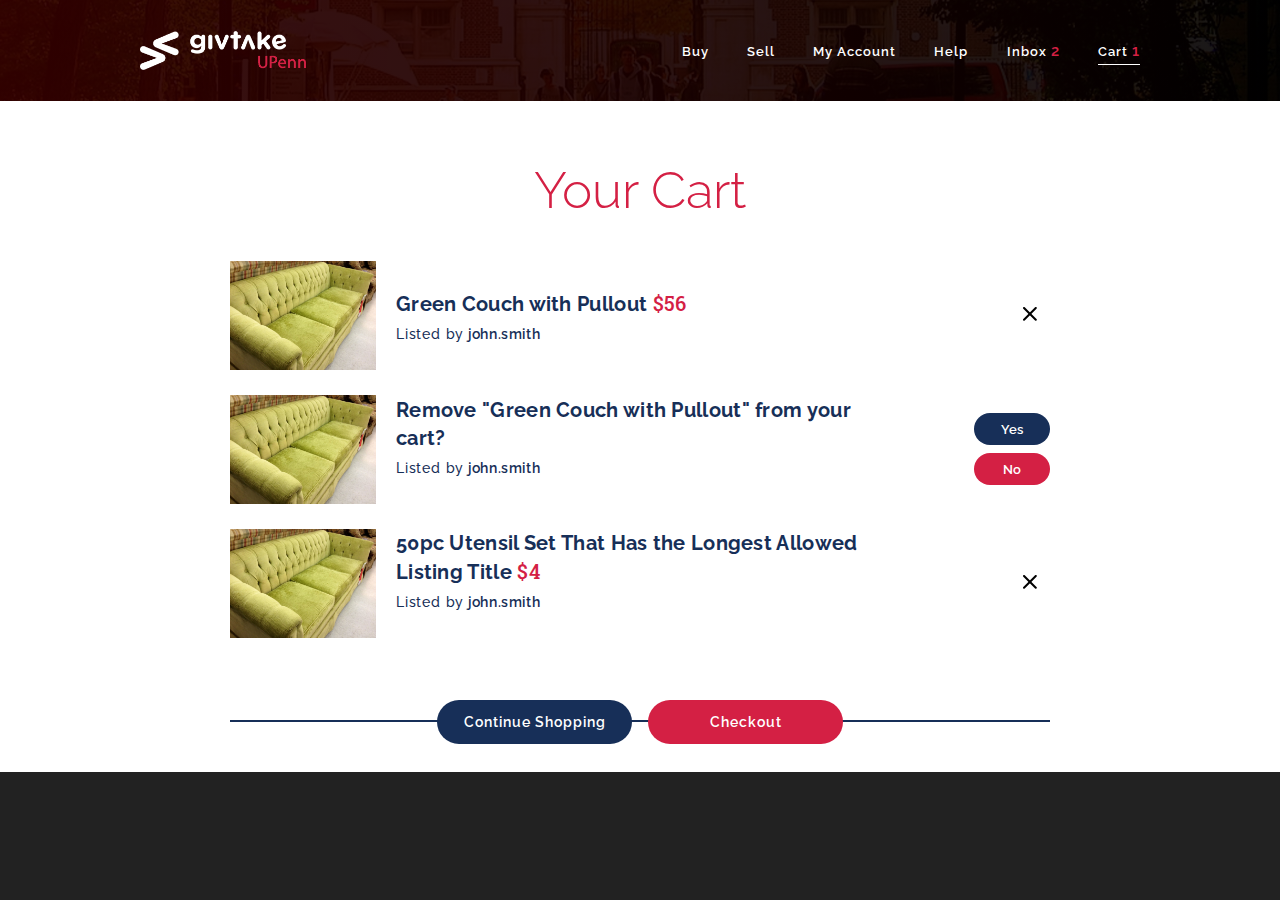
<file: cart.html>
<html>
<head>
    <meta name="viewport" content="width=device-width, initial-scale=1">
    <link href='http://fonts.googleapis.com/css?family=Raleway:400,900,800,700,600,500,300,200,100' rel='stylesheet'
          type='text/css'>
    <link href='http://fonts.googleapis.com/css?family=Roboto+Slab:400,700,300,100' rel='stylesheet' type='text/css'>
    <link href="http://maxcdn.bootstrapcdn.com/font-awesome/4.2.0/css/font-awesome.min.css" rel="stylesheet">
    <link rel="stylesheet" href="css/site.css">
    <title>GivTake Cart</title>
</head>
<body>
<div class="col-xs-12 checkout-style" id="cart">
<div class="max-container">
<div class="row header">
    <div class="mobile-menu col-xs-12 visible-xs visible-sm hidden-md hidden-lg">

        <div class="mobile-icon-wrapper pull-center navbar-brand">
            <img class="pull-center" src="img/mobile-header-logo.png"/>
        </div>
        <a class="pull-left menu-link nav" id="mobile-menu-button" href="#menu">
            <img class="menu-arrow" src="img/arrow-white.svg"/>
            <img class="menu-hamburger" src="img/hamburger.svg"/>
        </a>
        <a class="pull-right shopping-cart nav" id="shopping-cart-button" href="#menu">
            <img class="" src="img/arrow-white.svg"/>
        </a>

        <div id="menu" class="side-panel" role="navigation">
            <input type="text" placeholder="Search">
            <img src="img/search-white.svg">
            <ul class="list-unstyled listings-panel-list">
                <li><h3><a href="#"><span>Buy</span></a></h3></li>
                <li><h3><a href="#">Sell</a></h3></li>
                <li><h5><a href="#">My Account</a></h5></li>
                <li><h5><a href="#">Inbox <span>2</span></a></h5></li>
                <li><h5><a href="#">Help</a></h5></li>
                <li><h5><a href="#">Logout</a></h5></li>
            </ul>
        </div>
    </div>
    <nav class="navbar navbar-fixed-top mobile-navbar visible-sm visible-xs hidden-md hidden-lg ">
        <div class="navbar-gradient-overlay"></div>
    </nav>
    <nav class="navbar navbar-fixed-top hidden-sm hidden-xs" role="navigation">
        <div class="navbar-gradient-overlay"></div>
        <div class="container-fluid">
            <ul class="nav navbar-brand navbar-left">
                <li>
                    <a class="" href="#"> <img src="img/upenn-listing-logo.png"/> </a>
                </li>
            </ul>
            <div class="collapse navbar-collapse" id="navbar-collapse-1">
                <ul class="nav navbar-nav navbar-right">
                    <li>
                        <a class="text-center" href="#">Buy
                            <div class="navbar-active"></div>
                        </a>
                    </li>
                    <li>
                        <a class="text-center" href="#">Sell
                            <div class="navbar-active"></div>
                        </a>
                    </li>
                    <li>
                        <a class="text-center" href="#">My Account
                            <div class="navbar-active"></div>
                        </a>
                    </li>
                    <li>
                        <a class="text-center" href="#">Help
                            <div class="navbar-active"></div>
                        </a>
                    </li>
                    <li>
                        <a class="text-center" href="#">Inbox <span>2</span>
                            <div class="navbar-active"></div>
                        </a>
                    </li>
                    <li>
                        <a class="text-center" href="#">Cart <span>1</span>
                            <div class="current-page"></div>
                        </a>
                    </li>
                </ul>
            </div>
            <!-- /.navbar-collapse -->
        </div>
        <!-- /.container-fluid -->
    </nav>
</div>

<h1 class="text-center">Your Cart</h1>
<div class="row cart-list-container hidden-xs hidden-sm visible-md visible-lg">
    <div class="col-xs-12 grey">
        <div class="cart-item-wrapper">
            <img src="img/listingplaceholders/couch.jpg"/>
            <div class="info-block">
                <dl id="listing-1">
                    <dt class="listing-title">
                        Green Couch with Pullout <span class="listing-price">$56</span>
                    </dt>

                </dl>
                <dl id="listing-1-hidden" class="listing-hidden">
                    <dt class="listing-title">
                        Remove "Green Couch with Pullout" from your cart?
                    </dt>
                </dl>
                <dl class="lister">
                    <dd class="listed-by">
                        Listed by
                    </dd>
                    <dt class="lister-name">
                        john.smith
                    </dt>
                </dl>
            </div>
            <div class="delete-block">
                <div class="show-first">
                    <a href="#">
                        <img src="img/x.svg"/>
                    </a>

                </div>
                <div class="hide-first">
                    <a class="btn btn-info">Yes</a>
                    <a class="btn btn-danger">No</a>
                </div>
            </div>
        </div>

    </div>
    <div class="col-xs-12 light-grey">
        <div class="cart-item-wrapper">
            <img src="img/listingplaceholders/couch.jpg"/>
            <div class="info-block">
                <dl class="hide-first">
                    <dt class="listing-title">
                        Green Couch with Pullout <span class="listing-price">$56</span>
                    </dt>

                </dl>
                <dl class="listing-hidden force-show">
                    <dt class="listing-title">
                        Remove "Green Couch with Pullout" from your cart?
                    </dt>
                </dl>
                <dl class="lister">
                    <dd class="listed-by">
                        Listed by
                    </dd>
                    <dt class="lister-name">
                        john.smith
                    </dt>
                </dl>
            </div>
            <div class="delete-block">
                <div class="show-first hide-first">
                    <a href="#">
                        <img src="img/x.svg"/>
                    </a>
                </div>
                <div class="hide-first force-show">
                    <a class="btn btn-info">Yes</a>
                    <a class="btn btn-danger">No</a>
                </div>
            </div>
        </div>

    </div>
    <div class="col-xs-12 grey">
        <div class="cart-item-wrapper">
            <img src="img/listingplaceholders/couch.jpg"/>
            <div class="info-block">
                <dl>
                    <dt class="listing-title">
                        50pc Utensil Set That Has the Longest Allowed Listing Title <span class="listing-price">$4</span>
                    </dt>

                </dl>
                <dl class="listing-hidden">
                    <dt class="listing-title">
                        Remove "Green Couch with Pullout" from your cart?
                    </dt>
                </dl>
                <dl class="lister">
                    <dd class="listed-by">
                        Listed by
                    </dd>
                    <dt class="lister-name">
                        john.smith
                    </dt>
                </dl>
            </div>
            <div class="delete-block">
                <div class="show-first">
                    <a href="#">
                        <img src="img/x.svg"/>
                    </a>
                </div>
                <div class="hide-first">
                    <a class="btn btn-info">Yes</a>
                    <a class="btn btn-danger">No</a>
                </div>
            </div>
        </div>

    </div>
</div>
<div class="row line-two-btn hidden-xs hidden-sm visible-md visible-lg">
    <div class="button-wrapper">
        <a class="btn btn-info">Continue Shopping</a>
        <a class="btn btn-danger">Checkout</a>
    </div>
    <div class="btn-line line-blue"></div>

</div>
<div class="row mobile-cart-item visible-xs visible-sm hidden-md hidden-lg">
    <div class="col-xs-12">
        <div class="row">
            <div class="col-xs-4 image-container">
                <img src="img/listingplaceholders/couch.jpg"/>
                <div class="price-panel">
                    <h2>$56</h2>
                </div>
            </div>
            <div class="col-xs-7">
                <h3>A Longer Listing Title Example</h3>
                <h4>By john.smith</h4>
            </div>
            <div class="col-xs-1">
                <img src="img/x-pink.svg">
            </div>
        </div>
    </div>
    <div class="col-xs-12">
        <div class="row">
            <div class="col-xs-4 image-container">
                <img src="img/listingplaceholders/couch.jpg"/>
                <div class="price-panel">
                    <h2>$56</h2>
                </div>
            </div>
            <div class="col-xs-7">
                <h3>Black Beanbag</h3>
                <h4>By john.smith</h4>
            </div>
            <div class="col-xs-1">
                <img src="img/x-pink.svg">
            </div>
        </div>
    </div>
    <div class="col-xs-12">
        <div class="row">
            <div class="col-xs-4 image-container">
                <img src="img/listingplaceholders/couch.jpg"/>
                <div class="price-panel">
                    <h2>$56</h2>
                </div>
            </div>
            <div class="col-xs-7">
                <h3>Black Beanbag</h3>
                <h4>By john.smith</h4>
            </div>
            <div class="col-xs-1">
                <img src="img/x-pink.svg">
            </div>
        </div>
    </div>
    <div class="col-xs-12 last-item">
        <div class="row">
            <div class="col-xs-4 image-container">
                <img src="img/listingplaceholders/couch.jpg"/>
                <div class="price-panel">
                    <h2>$56</h2>
                </div>
            </div>
            <div class="col-xs-7">
                <h3>Black Beanbag</h3>
                <h4>By john.smith</h4>
            </div>
            <div class="col-xs-1">
                <img src="img/x-pink.svg">
            </div>
        </div>
    </div>
</div>
<div class="checkout-continue row visible-xs visible-sm hidden-md hidden-lg">
    <div class="button-wrapper">
        <a class="btn btn-danger">Checkout ($120)</a>
        <a class="btn btn-info">Continue Shopping</a>
    </div>

</div>
</div>
</div>


<script type="text/javascript" src="js/jquery-2.1.1.min.js"></script>
<script type="text/javascript" src="js/bigSlide.min.js"></script>
<script type="text/javascript" src="js/bootstrap.min.js"></script>
<script type="text/javascript" src="js/jquery.stickem.js"></script>
<script type="text/javascript" src="js/jquery.autosize.js"></script>
<script type="text/javascript" src="js/main.js"></script>

</body>
</html>
</file>
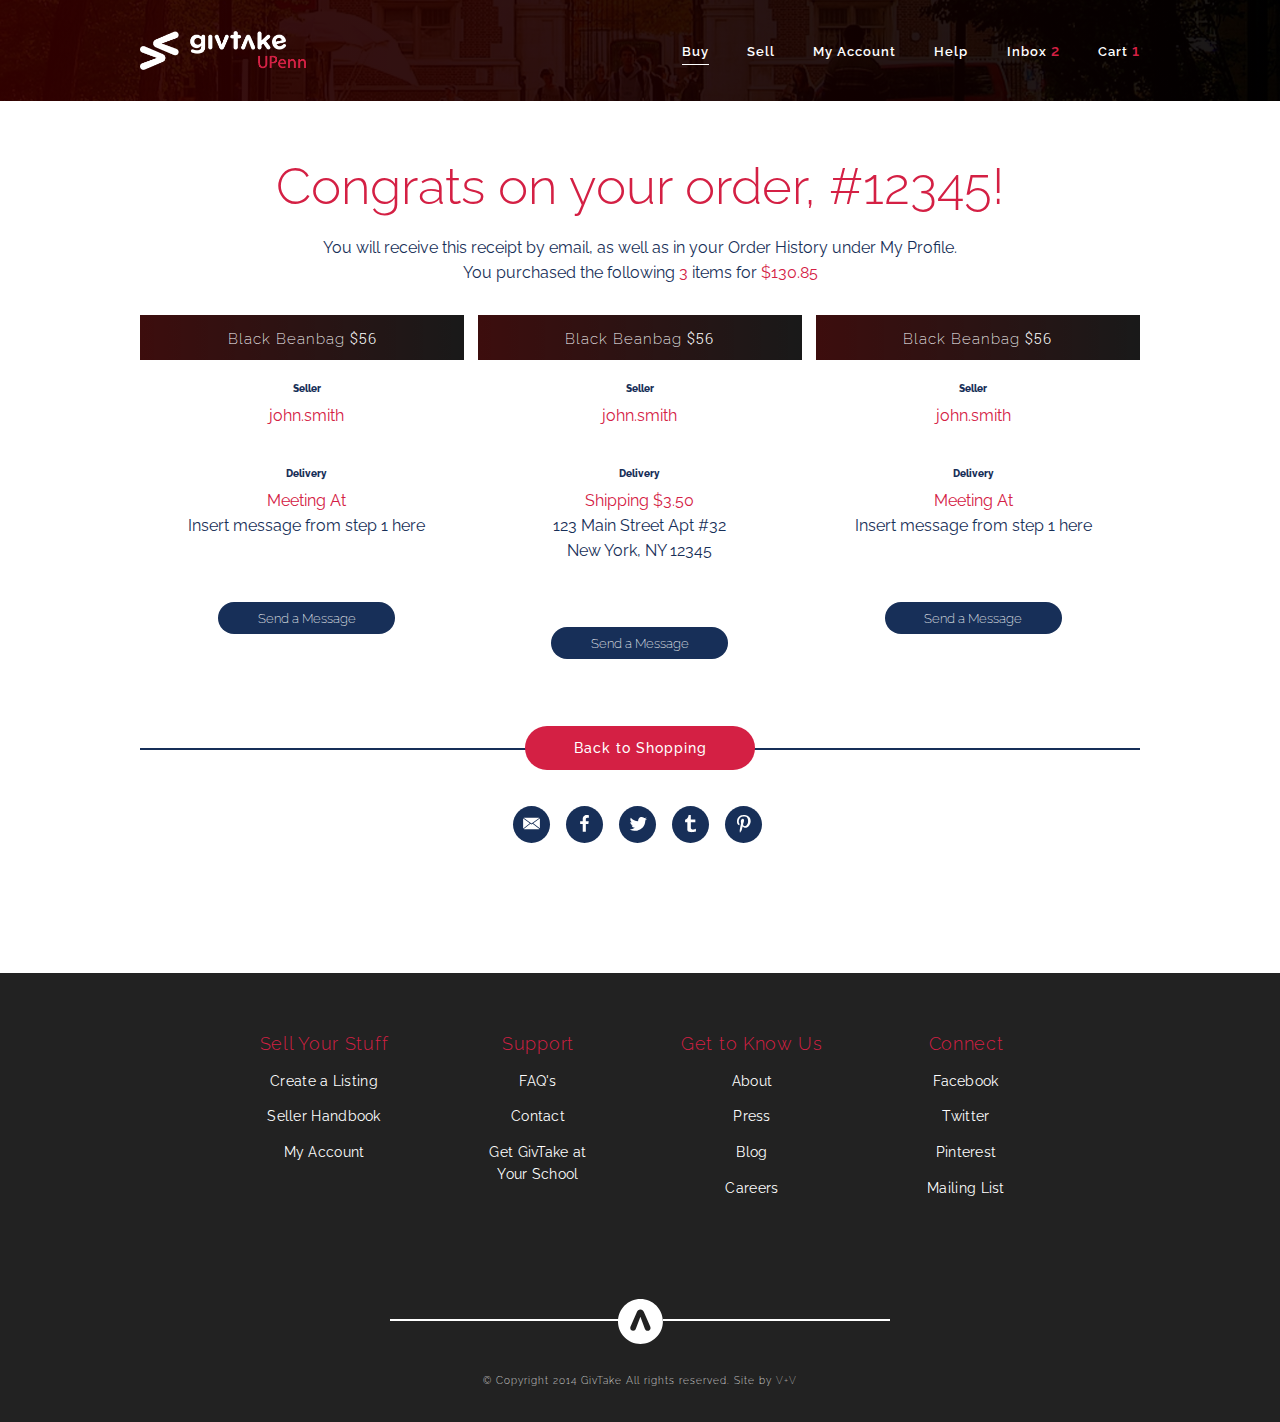
<file: confirmation.html>
<html>
<head>
    <meta name="viewport" content="width=device-width, initial-scale=1">
    <link href='http://fonts.googleapis.com/css?family=Raleway:400,900,800,700,600,500,300,200,100' rel='stylesheet'
          type='text/css'>
    <link href='http://fonts.googleapis.com/css?family=Roboto+Slab:400,700,300,100' rel='stylesheet' type='text/css'>
    <link href="http://maxcdn.bootstrapcdn.com/font-awesome/4.2.0/css/font-awesome.min.css" rel="stylesheet">
    <link rel="stylesheet" href="css/site.css">
    <title>GivTake Confirmation</title>
</head>
<body>
<div class="col-xs-12 three-column-style"  id="confirmation">
    <div class="max-container">
        <div class="row header">
            <div class="mobile-menu col-xs-12 visible-xs visible-sm hidden-md hidden-lg">

                <div class="mobile-icon-wrapper pull-center navbar-brand">
                    <img class="pull-center" src="img/mobile-header-logo.png"/>
                </div>
                <a class="pull-left menu-link nav" id="mobile-menu-button" href="#menu">
                <img class="menu-arrow" src="img/arrow-white.svg"/>
                <img class="menu-hamburger" src="img/hamburger.svg"/>
                </a>
                <a class="pull-right checking-forward-arrow nav" id="right-button" href="#menu">
                    <img class="" src="img/arrow-white.svg"/>
                </a>

                <div id="menu" class="side-panel" role="navigation">
                <input type="text" placeholder="Search">
                <img src="img/search-white.svg">
                <ul class="list-unstyled listings-panel-list">
                <li><h3><a href="#"><span>Buy</span></a></h3></li>
                <li><h3><a href="#">Sell</a></h3></li>
                <li><h5><a href="#">My Account</a></h5></li>
                <li><h5><a href="#">Inbox <span>2</span></a></h5></li>
                <li><h5><a href="#">Help</a></h5></li>
                <li><h5><a href="#">Logout</a></h5></li>
                </ul>
                </div>
            </div>
            <nav class="navbar navbar-fixed-top mobile-navbar visible-sm visible-xs hidden-md hidden-lg ">
                <div class="navbar-gradient-overlay"></div>
            </nav>
            <nav class="navbar navbar-fixed-top hidden-sm hidden-xs" role="navigation">
                <div class="navbar-gradient-overlay"></div>
                <div class="container-fluid">
                    <ul class="nav navbar-brand navbar-left">
                        <li>
                            <a class="" href="#"> <img src="img/upenn-listing-logo.png"/> </a>
                        </li>
                    </ul>
                    <div class="collapse navbar-collapse" id="navbar-collapse-1">
                        <ul class="nav navbar-nav navbar-right">
                            <li>
                                <a class="text-center" href="#">Buy
                                    <div class="current-page"></div>
                                </a>
                            </li>
                            <li>
                                <a class="text-center" href="#">Sell
                                    <div class="navbar-active"></div>
                                </a>
                            </li>
                            <li>
                                <a class="text-center" href="#">My Account
                                    <div class="navbar-active"></div>
                                </a>
                            </li>
                            <li>
                                <a class="text-center" href="#">Help
                                    <div class="navbar-active"></div>
                                </a>
                            </li>
                            <li>
                                <a class="text-center" href="#">Inbox <span>2</span>
                                    <div class="navbar-active"></div>
                                </a>
                            </li>
                            <li>
                                <a class="text-center" href="#">Cart <span>1</span>
                                    <div class="navbar-active"></div>
                                </a>
                            </li>
                        </ul>
                    </div>
                    <!-- /.navbar-collapse -->
                </div>
                <!-- /.container-fluid -->
            </nav>
        </div>
        <div class=" content-container stickem-container">
            <div class="row account-container">
                <div class="col-xs-12">
                    <h1 class="text-center">Congrats on your order, #12345!</h1>
                </div>
                <div class="col-xs-12">
                    <h4 class="confirmation-message text-center"> You will receive this receipt by email, as well as in your Order History under My Profile.<br>
                    You purchased the following <span>3 </span>items for <span>$130.85</span></h4>
                </div>
                <div class="col-xs-12">
                    <div class="content-block-container row">
                        <div class="col-xs-12 col-md-4">
                            <div class="column-header left-column">
                                <h3 class="column-title text-center">Black Beanbag <span>$56</span></h3>
                            </div>
                            <div class="row">

                                <div class="small-space">
                                    <h5 class="mobile-left category-header">Seller</h5>

                                    <h4 class="mobile-right"><span>john.smith</span></h4>
                                    <br class="visible-xs visible-sm hidden-md hidden-lg">
                                    <br class="visible-xs visible-sm hidden-md hidden-lg">
                                </div>
                                <div class="large-space">
                                    <h5 class="mobile-left category-header">Delivery</h5>

                                    <h4 class="mobile-right"><span>Meeting At</span><br>
                                    Insert message from step 1 here</h4>
                                    <br class="visible-xs visible-sm hidden-md hidden-lg">
                                    <br class="visible-xs visible-sm hidden-md hidden-lg">
                                </div>
                            </div>

                            <div class="row">
                                <div class="button-wrapper">
                                    <a class="btn btn-info">Send a Message</a>
                                </div>
                            </div>
                        </div>
                        <div class="col-xs-12 col-md-4">
                            <div class="column-header center-column">
                                <h3 class="column-title text-center">Black Beanbag <span>$56</span></h3>
                            </div>
                            <div class="row">

                                <div class="small-space">
                                    <h5 class="mobile-left category-header">Seller</h5>

                                    <h4 class="mobile-right"><span>john.smith</span></h4>
                                    <br class="visible-xs visible-sm hidden-md hidden-lg">
                                    <br class="visible-xs visible-sm hidden-md hidden-lg">
                                </div>
                                <div class="large-space">
                                    <h5 class="mobile-left category-header">Delivery</h5>

                                    <h4 class="mobile-right"><span>Shipping $3.50</span><br>
                                        123 Main Street Apt #32<br>
                                        New York, NY 12345</h4>
                                    <br class="visible-xs visible-sm hidden-md hidden-lg">
                                    <br class="visible-xs visible-sm hidden-md hidden-lg">
                                </div>
                            </div>

                            <div class="row">
                                <div class="button-wrapper">
                                    <a class="btn btn-info column-button">Send a Message</a>
                                </div>
                            </div>
                            <div class="row social-row large-space">
                                <h5 class="text-center">Share Your Purchase</h5>
                                <div class="button-wrapper">
                                    <ul class="list-inline">
                                        <li class="social-icon"><a class="btn btn-info"><img src="img/email-social.svg"/></a></li>
                                        <li class="social-icon"><a class="btn btn-info"><img src="img/facebook.svg"/></a></li>
                                        <li class="social-icon"><a class="btn btn-info"><img src="img/twitter.svg"/></a></li>
                                        <li class="social-icon"><a class="btn btn-info"><img src="img/tumblr.svg"/></a></li>
                                        <li class="social-icon last-li"><a class="btn btn-info"><img src="img/pinterest.svg"/></a></li>
                                    </ul>
                                </div>

                            </div>


                            <div class="row hidden-md hidden-lg">
                                <div class="button-wrapper">
                                    <a class="btn btn-danger column-button">Back to Shopping</a>
                                </div>
                            </div>
                        </div>
                        <div class="col-xs-12 col-md-4 hidden-xs hidden-sm">
                            <div class="column-header right-column">
                                <h3 class="column-title text-center">Black Beanbag <span>$56</span></h3>
                            </div>
                            <div class="row">

                                <div class="small-space">
                                    <h5 class="mobile-left category-header">Seller</h5>

                                    <h4 class="mobile-right"><span>john.smith</span></h4>
                                    <br class="visible-xs visible-sm hidden-md hidden-lg">
                                    <br class="visible-xs visible-sm hidden-md hidden-lg">
                                </div>
                                <div class="large-space">
                                    <h5 class="mobile-left category-header">Delivery</h5>

                                    <h4 class="mobile-right"><span>Meeting At</span><br>
                                        Insert message from step 1 here</h4>
                                    <br class="visible-xs visible-sm hidden-md hidden-lg">
                                    <br class="visible-xs visible-sm hidden-md hidden-lg">
                                </div>
                            </div>

                            <div class="row">
                                <div class="button-wrapper">
                                    <a class="btn btn-info">Send a Message</a>
                                </div>
                            </div>
                        </div>
                        //temporary relative button
                        <!--<div class="row line-one-btn ">-->
                            <!--<div class="button-wrapper">-->
                                <!--<a class="btn btn-danger">-->
                                    <!--Back to Shopping-->
                                <!--</a>-->
                            <!--</div>-->
                            <!--<div class="btn-line line-blue"></div>-->
                        <!--</div>-->
                    </div>
                </div>
            </div>
            <div class="stickem">
                <div class="row line-one-btn ">
                    <div class="button-wrapper">
                        <a class="btn btn-danger">Back to Shopping</a>
                    </div>
                    <div class="btn-line line-blue"></div>
                </div>
            </div>
        </div>
    </div>
</div>

<div class="container col-xs-12 footer confirmation-footer">
    <div class="row">
        <div class="footer-menu-wrapper hidden-xs hidden-sm">
            <div class="footer-column">
                <ul class="list-unstyled  text-center">
                    <li class="footer-title"><h3 class="color-red">Sell Your Stuff</h3></li>
                    <li class="footer-link"><h4><a href="#">Create a Listing</a></h4></li>
                    <li class="footer-link"><h4><a href="#">Seller Handbook</a></h4></li>
                    <li class="footer-link"><h4><a href="#">My Account</a></h4></li>
                </ul>
            </div>
            <div class="footer-column  text-center">
                <ul class="list-unstyled">
                    <li class="footer-title"><h3 class="color-red">Support</h3></li>
                    <li class="footer-link"><h4><a href="#">FAQ's</a></h4></li>
                    <li class="footer-link"><h4><a href="#">Contact</a></h4></li>
                    <li class="footer-link"><h4><a href="#">Get GivTake at<br>Your School</a></h4></li>
                </ul>
            </div>
            <div class="footer-column  text-center">
                <ul class="list-unstyled">
                    <li class="footer-title"><h3 class="color-red">Get to Know Us</h3></li>
                    <li class="footer-link"><h4><a href="#">About</a></h4></li>
                    <li class="footer-link"><h4><a href="#">Press</a></h4></li>
                    <li class="footer-link"><h4><a href="#">Blog</a></h4></li>
                    <li class="footer-link"><h4><a href="#">Careers</a></h4></li>
                </ul>
            </div>
            <div class="footer-column">
                <ul class="list-unstyled text-center">
                    <li class="footer-title"><h3 class="color-red">Connect</h3></li>
                    <li class="footer-link"><h4><a href="#">Facebook</a></h4></li>
                    <li class="footer-link"><h4><a href="#">Twitter</a></h4></li>
                    <li class="footer-link"><h4><a href="#">Pinterest</a></h4></li>
                    <li class="footer-link"><h4><a href="#">Mailing List</a></h4></li>
                </ul>
            </div>
        </div>
        <div class="mobile-wrapper visible-xs visible-sm hidden-md hidden-lg">
            <div class="panel-group" id="accordion" role="tablist" aria-multiselectable="true">
                <div class="panel panel-default">
                    <a class="collapsed" data-toggle="collapse" data-parent="#accordion" href="#collapseOne"
                       aria-expanded="false" aria-controls="collapseOne">
                        <div class="panel-heading" role="tab" id="headingOne">
                            <h3 class="panel-title">
                                <strong class="color-red">Sell Your Stuff</strong>
                                <img class="pull-right right-arrow-bullet" src="img/right-arrow-bullet.png"/>
                            </h3>
                        </div>
                    </a>

                    <div id="collapseOne" class="panel-collapse collapse" role="tabpanel" aria-labelledby="headingOne">
                        <div class="panel-body">
                            <ul class="list-unstyled">
                                <li class="mobile-footer-link"><h4><a href="#">FAQ's</a></h4></li>
                                <li class="mobile-footer-link"><h4><a href="#">Contact</a></h4></li>
                                <li class="mobile-footer-link"><h4><a href="#">Get GivTake at Your School</a></h4></li>
                            </ul>
                        </div>
                    </div>
                </div>
                <div class="panel panel-default">
                    <a class="collapsed" data-toggle="collapse" data-parent="#accordion" href="#collapseTwo"
                       aria-expanded="false" aria-controls="collapseTwo">
                        <div class="panel-heading" role="tab" id="headingTwo">
                            <h3 class="panel-title">
                                <strong class="color-red">Support</strong>
                                <img class="pull-right right-arrow-bullet" src="img/right-arrow-bullet.png"/>
                            </h3>
                        </div>
                    </a>

                    <div id="collapseTwo" class="panel-collapse collapse" role="tabpanel" aria-labelledby="headingTwo">
                        <div class="panel-body">
                            <ul class="list-unstyled">
                                <li class="mobile-footer-link"><h4><a href="#">FAQ's</a></h4></li>
                                <li class="mobile-footer-link"><h4><a href="#">Contact</a></h4></li>
                                <li class="mobile-footer-link"><h4><a href="#">Get GivTake at Your School</a></h4></li>
                            </ul>
                        </div>
                    </div>
                </div>


                <div class="panel panel-default">
                    <a class="collapsed" data-toggle="collapse" data-parent="#accordion" href="#collapseThree"
                       aria-expanded="false" aria-controls="collapseThree">
                        <div class="panel-heading" role="tab" id="headingThree">
                            <h3 class="panel-title">
                                <strong class="color-red">Get to Know GivTake</strong>
                                <img class="pull-right right-arrow-bullet" src="img/right-arrow-bullet.png"/>
                            </h3>
                        </div>
                    </a>

                    <div id="collapseThree" class="panel-collapse collapse" role="tabpanel"
                         aria-labelledby="headingThree">
                        <div class="panel-body">
                            <ul class="list-unstyled">
                                <li class="mobile-footer-link"><h4><a href="#">About</a></h4></li>
                                <li class="mobile-footer-link"><h4><a href="#">Press</a></h4></li>
                                <li class="mobile-footer-link"><h4><a href="#">Blog</a></h4></li>
                                <li class="mobile-footer-link"><h4><a href="#">Careers</a></h4></li>
                            </ul>
                        </div>
                    </div>
                </div>


                <div class="panel panel-default">
                    <a class="collapsed" data-toggle="collapse" data-parent="#accordion" href="#collapseFour"
                       aria-expanded="false" aria-controls="collapseFour">
                        <div class="panel-heading" role="tab" id="headingFour">
                            <h3 class="panel-title">
                                <strong class="color-red">Connect</strong>
                                <img class="pull-right right-arrow-bullet" src="img/right-arrow-bullet.png"/>
                            </h3>
                        </div>
                    </a>

                    <div id="collapseFour" class="panel-collapse collapse" role="tabpanel"
                         aria-labelledby="headingFour">
                        <div class="panel-body">
                            <ul class="list-unstyled">
                                <li class="mobile-footer-link"><h4><a href="#">Facebook</a></h4></li>
                                <li class="mobile-footer-link"><h4><a href="#">Twitter</a></h4></li>
                                <li class="mobile-footer-link"><h4><a href="#">Pinterest</a></h4></li>
                                <li class="mobile-footer-link"><h4><a href="#">Mailing List</a></h4></li>
                            </ul>
                        </div>
                    </div>
                </div>


            </div>
        </div>
    </div>
    <div class="col-xs-12">
        <div class="footer-arrow-wrapper">
            <div class="footer-arrow-line"></div>
            <div class="top-link-wrapper">
                <a id="top-of-page-link" href="#top-of-page">
                    <img src="img/top.svg"/>
                </a>
            </div>
        </div>
    </div>
    <div class="col-xs-12">
        <div class="footer-copyright-wrapper text-center">
            &copy; Copyright 2014 GivTake All rights reserved. Site by <a
                href="http://www.verbalplusvisual.com/">V+V</a>
        </div>
    </div>

</div>

<script type="text/javascript" src="js/jquery-2.1.1.min.js"></script>
<script type="text/javascript" src="js/bigSlide.min.js"></script>
<script type="text/javascript" src="js/bootstrap.min.js"></script>
<script type="text/javascript" src="js/jquery.stickem.js"></script>
<script type="text/javascript" src="js/jquery.autosize.js"></script>
<script type="text/javascript" src="js/main.js"></script>

</body>
</html>
</file>
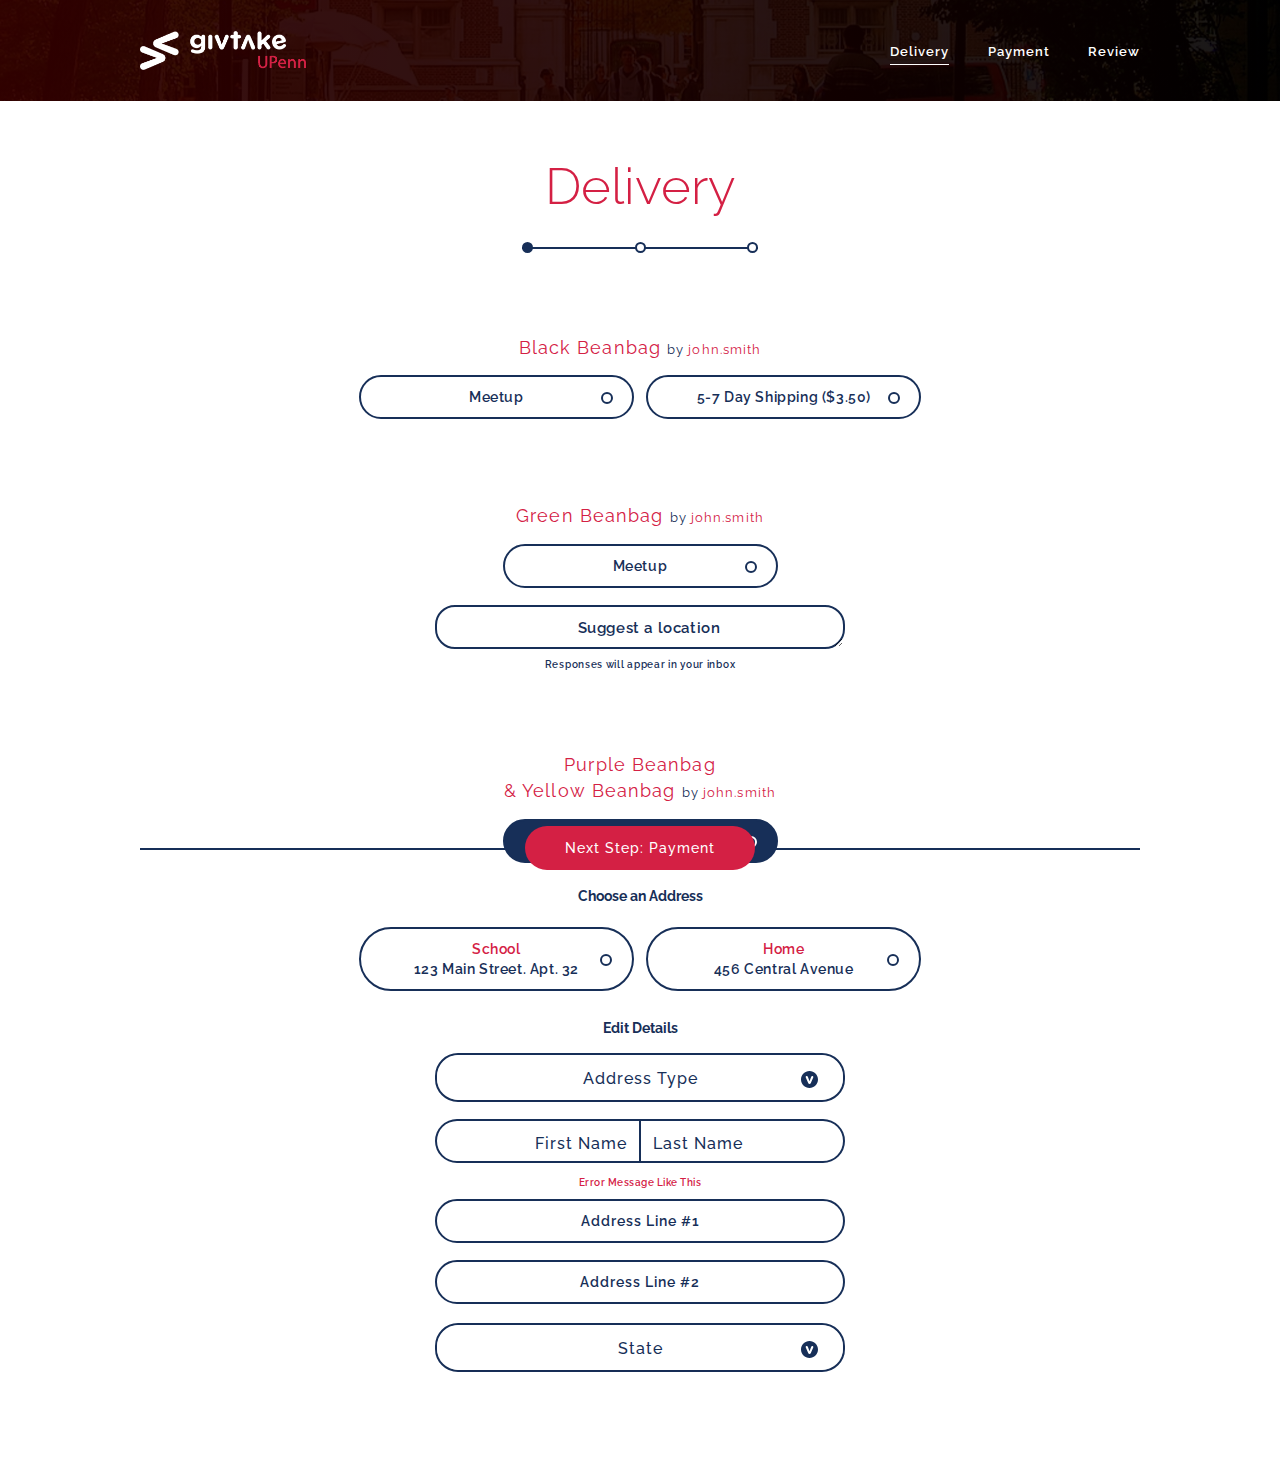
<file: delivery.html>
<html>
<head>
    <meta name="viewport" content="width=device-width, initial-scale=1">
    <link href='http://fonts.googleapis.com/css?family=Raleway:400,900,800,700,600,500,300,200,100' rel='stylesheet'
          type='text/css'>
    <link href='http://fonts.googleapis.com/css?family=Roboto+Slab:400,700,300,100' rel='stylesheet' type='text/css'>
    <link href="http://maxcdn.bootstrapcdn.com/font-awesome/4.2.0/css/font-awesome.min.css" rel="stylesheet">
    <link rel="stylesheet" href="css/site.css">
    <title>GivTake Delivery</title>
</head>
<body>
<div class="col-xs-12 checkout-style" id="delivery" >
    <div class="max-container">
        <div class="row header">
    <div class="mobile-menu col-xs-12 visible-xs visible-sm hidden-md hidden-lg">

        <div class="mobile-icon-wrapper pull-center navbar-brand">
            <img class="pull-center" src="img/mobile-header-logo.png"/>
        </div>
        <!--<a class="pull-left menu-link nav" id="mobile-menu-button" href="#menu">-->
            <!--<img class="menu-arrow" src="img/arrow-white.svg"/>-->
            <!--<img class="menu-hamburger" src="img/hamburger.svg"/>-->
        <!--</a>-->
        <a class="pull-right checking-forward-arrow nav" id="right-button" href="#menu">
            <img class="" src="img/arrow-white.svg"/>
        </a>
        <a class="pull-left checking-back-arrow nav" id="arrow-left-button" href="#menu">
            <img class="" src="img/arrow-white.svg"/>
        </a>

        <!--<div id="menu" class="side-panel" role="navigation">-->
            <!--<input type="text" placeholder="Search">-->
            <!--<img src="img/search-white.svg">-->
            <!--<ul class="list-unstyled listings-panel-list">-->
                <!--<li><h3><a href="#"><span>Buy</span></a></h3></li>-->
                <!--<li><h3><a href="#">Sell</a></h3></li>-->
                <!--<li><h5><a href="#">My Account</a></h5></li>-->
                <!--<li><h5><a href="#">Inbox <span>2</span></a></h5></li>-->
                <!--<li><h5><a href="#">Help</a></h5></li>-->
                <!--<li><h5><a href="#">Logout</a></h5></li>-->
            <!--</ul>-->
        <!--</div>-->
    </div>
    <nav class="navbar navbar-fixed-top mobile-navbar visible-sm visible-xs hidden-md hidden-lg ">
        <div class="navbar-gradient-overlay"></div>
    </nav>
    <nav class="navbar navbar-fixed-top hidden-sm hidden-xs" role="navigation">
        <div class="navbar-gradient-overlay"></div>
        <div class="container-fluid">
            <ul class="nav navbar-brand navbar-left">
                <li>
                    <a class="" href="#"> <img src="img/upenn-listing-logo.png"/> </a>
                </li>
            </ul>
            <div class="collapse navbar-collapse" id="navbar-collapse-1">
                <ul class="nav navbar-nav navbar-right">
                    <li>
                        <a class="text-center" href="#">Delivery
                            <div class="current-page"></div>
                        </a>
                    </li>
                    <li>
                        <a class="text-center" href="#">Payment
                            <div class="navbar-active"></div>
                        </a>
                    </li>
                    <li>
                        <a class="text-center" href="#">Review
                            <div class="navbar-active"></div>
                        </a>
                    </li>

                </ul>
            </div>
            <!-- /.navbar-collapse -->
        </div>
        <!-- /.container-fluid -->
    </nav>
</div>
        <div class="row content-container">
            <div class="form-container">
                <div class="col-xs-12">
                    <h1 class="text-center">Delivery</h1>
                </div>
                <div class="col-xs-12">
                    <div class="progress-wrapper">
                        <div class="progress-dots pull-left full"></div>
                        <div class="progress-dots pull-right"></div>
                        <div class="progress-dots center-dot"></div>
                        <div class="progress-line"></div>
                    </div>
                </div>
                <div class="col-xs-12 item-title-header">
                    Black Beanbag <span>by </span><span class="lister">john.smith</span>
                </div>
                <div class="col-xs-12 double-button">
                    <div class="row">
                        <div class="col-xs-12 col-md-6">
                            <div class="button-wrapper">
                                <a class="btn btn-checkout">
                                    Meetup
                                    <div class="bullet-rollover"></div>
                                </a>
                            </div>
                        </div>
                        <div class="col-xs-12 col-md-6">
                            <div class="button-wrapper">
                                <a class="btn btn-checkout">
                                    5-7 Day Shipping ($3.50)
                                    <div class="bullet-rollover"></div>
                                </a>
                            </div>
                        </div>
                    </div>
                </div>
                <div class="col-xs-12 item-title-header">
                    Green Beanbag <span>by </span><span class="lister">john.smith</span>
                </div>
                <div class="col-xs-12 single-button">
                    <div class="button-wrapper">
                        <a class="btn btn-checkout">
                            Meetup
                            <div class="bullet-rollover"></div>
                        </a>
                    </div>
                </div>
                <div class="col-xs-12 single-input">
                    <div class="button-wrapper">
                            <textarea id="location-textarea" type="text" placeholder="Suggest a location"></textarea>
                    </div>
                    <h6 class="location-message">Responses will appear in your inbox</h6>
                </div>
                <div class="col-xs-12 item-title-header">
                    Purple Beanbag <br>
                    & Yellow Beanbag <span>by </span><span class="lister">john.smith</span>
                </div>
                <div class="col-xs-12 single-button">
                    <div class="button-wrapper">
                        <a class="btn btn-checkout blue-checkout">
                            5-7 Day Shipping (3.50)
                            <div class="bullet-rollover"></div>
                        </a>
                    </div>
                </div>
                <div class="col-xs-12 double-button">
                    <div class="row">
                        <h5 class="section-header">Choose an Address</h5>
                        <div class="col-xs-12 col-md-6">
                            <div class="button-wrapper">
                                <a class="btn btn-checkout two-line">
                                    <span>School</span>
                                    <br>
                                    123 Main Street. Apt. 32
                                    <div class="bullet-rollover"></div>
                                </a>
                            </div>
                        </div>
                        <div class="col-xs-12 col-md-6">
                            <div class="button-wrapper">
                                <a class="btn btn-checkout two-line">
                                    <span>Home</span>
                                    <br>
                                    456 Central Avenue
                                    <div class="bullet-rollover"></div>

                                </a>
                            </div>
                        </div>
                    </div>
                </div>

                <div class="col-xs-12 single-collapse">
                    <h5 class="section-header">Edit Details</h5>
                    <div class="button-wrapper">
                        <div class="panel-group" id="searchAccordion" role="tablist" aria-multiselectable="true">
                            <div class="panel" id="search-panel">
                                <a class="collapsed" data-toggle="collapse" data-parent="#searchAccordion" href="#searchcollapseOne" aria-expanded="false" aria-controls="searchcollapseOne">
                                    <div class="panel-heading" role="tab" id="searchheadingOne">Address Type
                                        <select class="hidden-md hidden-lg">
                                            <option>House</option>
                                            <option>Apartment</option>
                                            <option>Office</option>
                                        </select>
                                    </div>
                                    <img class="collapse-bullet" src="img/blue-right-bullet.svg"/>
                                </a>
                                <div id="searchcollapseOne" class="panel-collapse collapse " role="tabpanel" aria-labelledby="searchheadingOne">
                                    <div class="panel-body rollbar-panel">
                                        <div class="search-panel-divider"></div>
                                        <ul class="list-unstyled text-right">
                                            <li class="search-title"><a href="#">All</a></li>
                                            <li><a href="#">House</a></li>
                                            <li><a href="#">Apartment</a></li>
                                            <li><a href="#">Office</a></li>
                                        </ul>
                                    </div>
                                </div>
                            </div>
                        </div>
                    </div>
                </div>
                <div class="col-xs-12 double-input">
                    <div class="row double-input-wrapper">
                        <div class="col-xs-6">
                            <div class="button-wrapper">
                                <input class="double-input-left" id="first-name-textarea" type="text" placeholder="First Name">
                            </div>
                        </div>
                        <div class="col-xs-6">
                            <div class="button-wrapper">
                                <input class="double-input-right" id="last-name-textarea" type="text" placeholder="Last Name">
                            </div>
                        </div>
                    </div>
                    <h6 class="checkout-error">Error Message Like This</h6>

                </div>
                <div class="col-xs-12 single-input">
                    <div class="button-wrapper">
                        <input type="text" id="address-1-textarea" type="text" placeholder="Address Line #1">
                    </div>
                </div>
                <div class="col-xs-12 single-input">
                    <div class="button-wrapper">
                        <input type="text" id="address-2-textarea" type="text" placeholder="Address Line #2">
                    </div>
                </div>
                <div class="col-xs-12 single-collapse">
                    <div class="button-wrapper">
                        <div class="panel-group" id="stateAccordion" role="tablist" aria-multiselectable="true">
                            <div class="panel" id="state-panel">
                                <a class="collapsed" data-toggle="collapse" data-parent="#stateAccordion" href="#statecollapseOne" aria-expanded="false" aria-controls="statecollapseOne">
                                    <div class="panel-heading" role="tab" id="stateheadingOne">State
                                        <select class="hidden-md hidden-lg">
                                            <option>Alabama</option>
                                            <option>Alaska</option>
                                            <option>Arizona</option>
                                            <option>Arkansas</option>
                                            <option>California</option>
                                        </select>
                                    </div>
                                    <img class="collapse-bullet" src="img/blue-right-bullet.svg"/>
                                </a>
                                <div id="statecollapseOne" class="panel-collapse collapse" role="tabpanel" aria-labelledby="stateheadingOne">
                                    <div class="panel-body rollbar-panel">
                                        <ul class="list-unstyled text-right">
                                            <li><a href="#">Alabama</a></li>
                                            <li><a href="#">Alaska</a></li>
                                            <li><a href="#">Arizona</a></li>
                                            <li><a href="#">Arkansas</a></li>
                                            <li><a href="#">California</a></li>
                                            <li><a href="#">Alabama</a></li>
                                            <li><a href="#">Alaska</a></li>
                                            <li><a href="#">Arizona</a></li>
                                            <li><a href="#">Arkansas</a></li>
                                            <li><a href="#">California</a></li>
                                            <li><a href="#">Alabama</a></li>
                                            <li><a href="#">Alaska</a></li>
                                            <li><a href="#">Arizona</a></li>
                                            <li><a href="#">Arkansas</a></li>
                                            <li><a href="#">California</a></li>
                                            <li><a href="#">Alabama</a></li>
                                            <li><a href="#">Alaska</a></li>
                                            <li><a href="#">Arizona</a></li>
                                            <li><a href="#">Arkansas</a></li>
                                            <li><a href="#">California</a></li>
                                            <li><a href="#">Alabama</a></li>
                                            <li><a href="#">Alaska</a></li>
                                            <li><a href="#">Arizona</a></li>
                                            <li><a href="#">Arkansas</a></li>
                                            <li><a href="#">California</a></li>
                                            <li><a href="#">Alabama</a></li>
                                            <li><a href="#">Alaska</a></li>
                                            <li><a href="#">Arizona</a></li>
                                            <li><a href="#">Arkansas</a></li>
                                            <li><a href="#">California</a></li>
                                            <li><a href="#">Alabama</a></li>
                                            <li><a href="#">Alaska</a></li>
                                            <li><a href="#">Arizona</a></li>
                                            <li><a href="#">Arkansas</a></li>
                                            <li><a href="#">California</a></li>
                                            <li><a href="#">Alabama</a></li>
                                            <li><a href="#">Alaska</a></li>
                                            <li><a href="#">Arizona</a></li>
                                            <li><a href="#">Arkansas</a></li>
                                            <li><a href="#">California</a></li>
                                            <li><a href="#">Alabama</a></li>
                                            <li><a href="#">Alaska</a></li>
                                            <li><a href="#">Arizona</a></li>
                                            <li><a href="#">Arkansas</a></li>
                                            <li><a href="#">California</a></li>
                                        </ul>
                                    </div>

                                </div>
                            </div>
                        </div>
                        <div class="mobile-bottom-spacer"></div>
                    </div>
                </div>




            </div>
        </div>


            <div class="row line-one-btn">
                <div class="button-wrapper">
                    <a class="btn btn-danger">Next Step: Payment</a>
                </div>
                <div class="btn-line line-blue"></div>

            </div>

    </div>
</div>



<script type="text/javascript" src="js/jquery-2.1.1.min.js"></script>
<script type="text/javascript" src="js/bigSlide.min.js"></script>
<script type="text/javascript" src="js/bootstrap.min.js"></script>
<script type="text/javascript" src="js/jquery.stickem.js"></script>
<script type="text/javascript" src="js/jquery.easing.1.3.js"></script>
<script type="text/javascript" src="js/jquery.rollbar.js"></script>
<script type="text/javascript" src="js/jquery.mousewheel.js"></script>
<script type="text/javascript" src="js/jquery.autosize.js"></script>
<script type="text/javascript" src="js/main.js"></script>


</body>
</html>
</file>
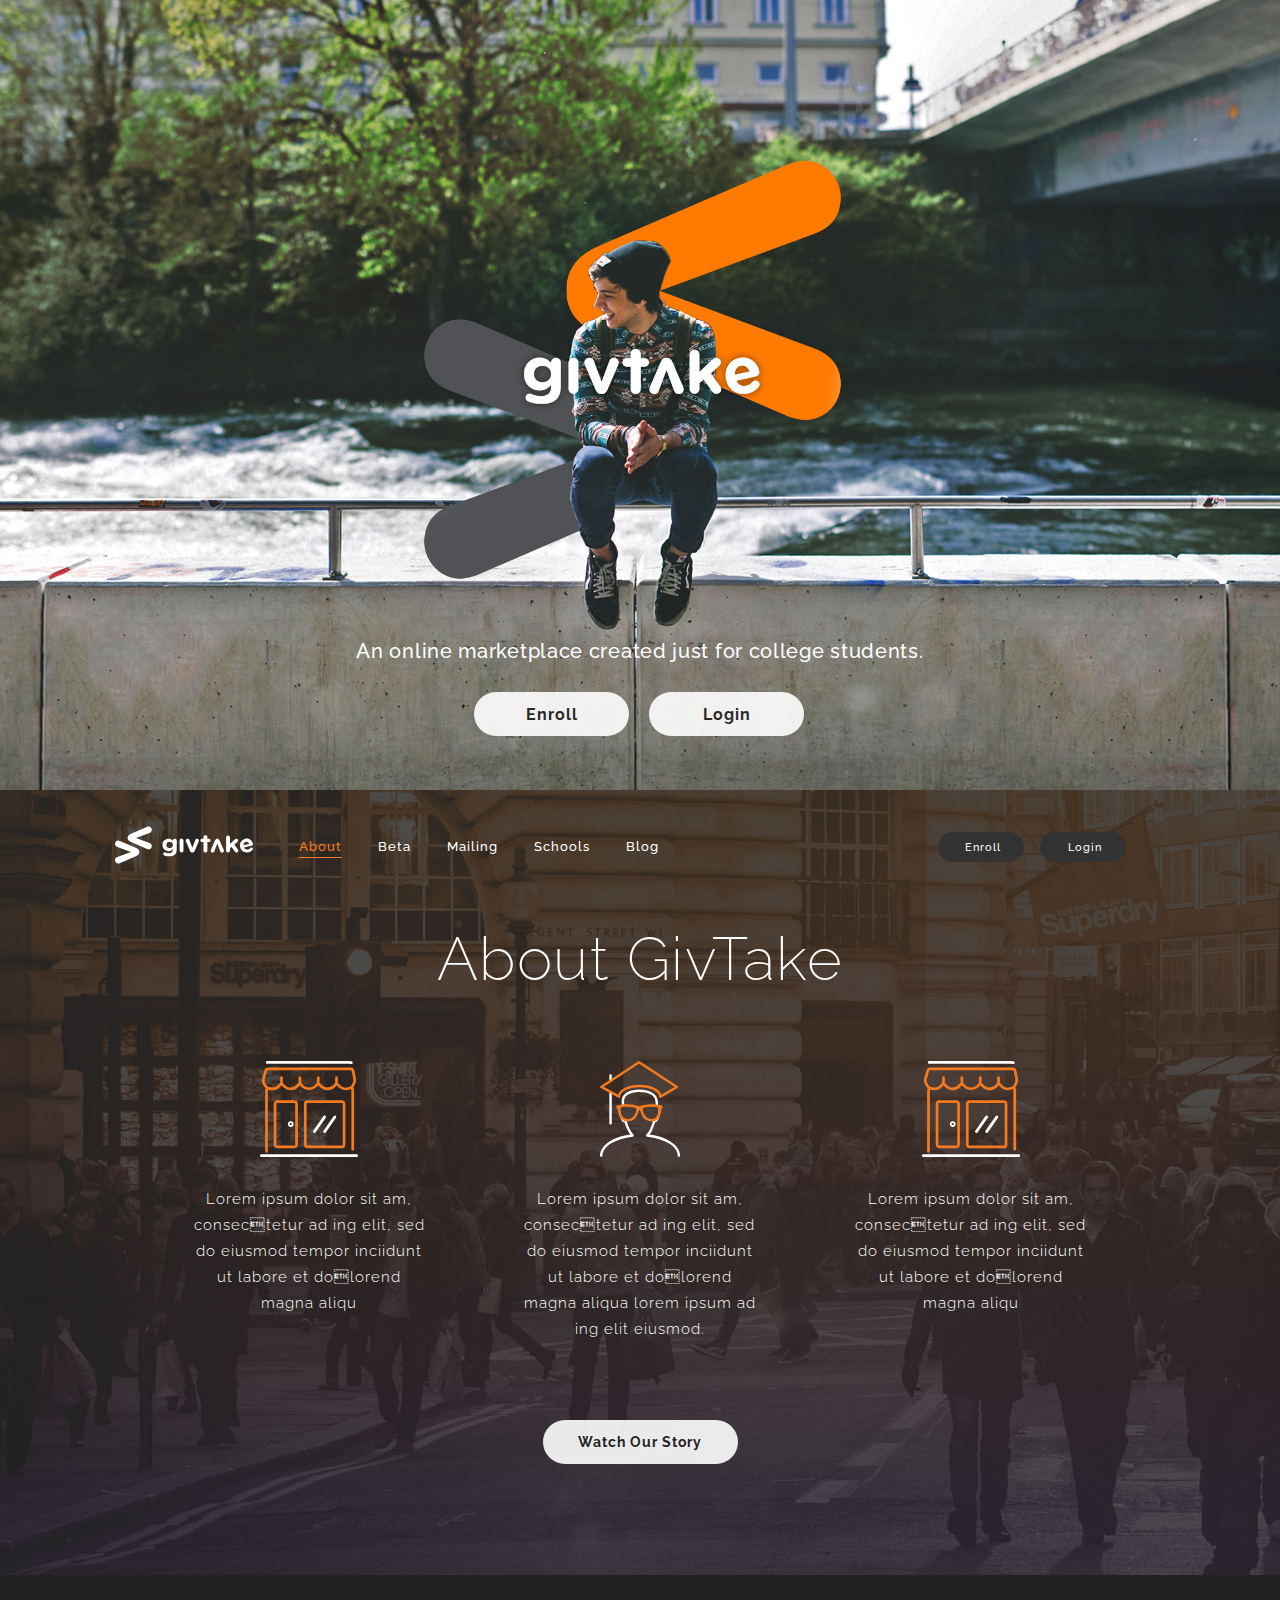
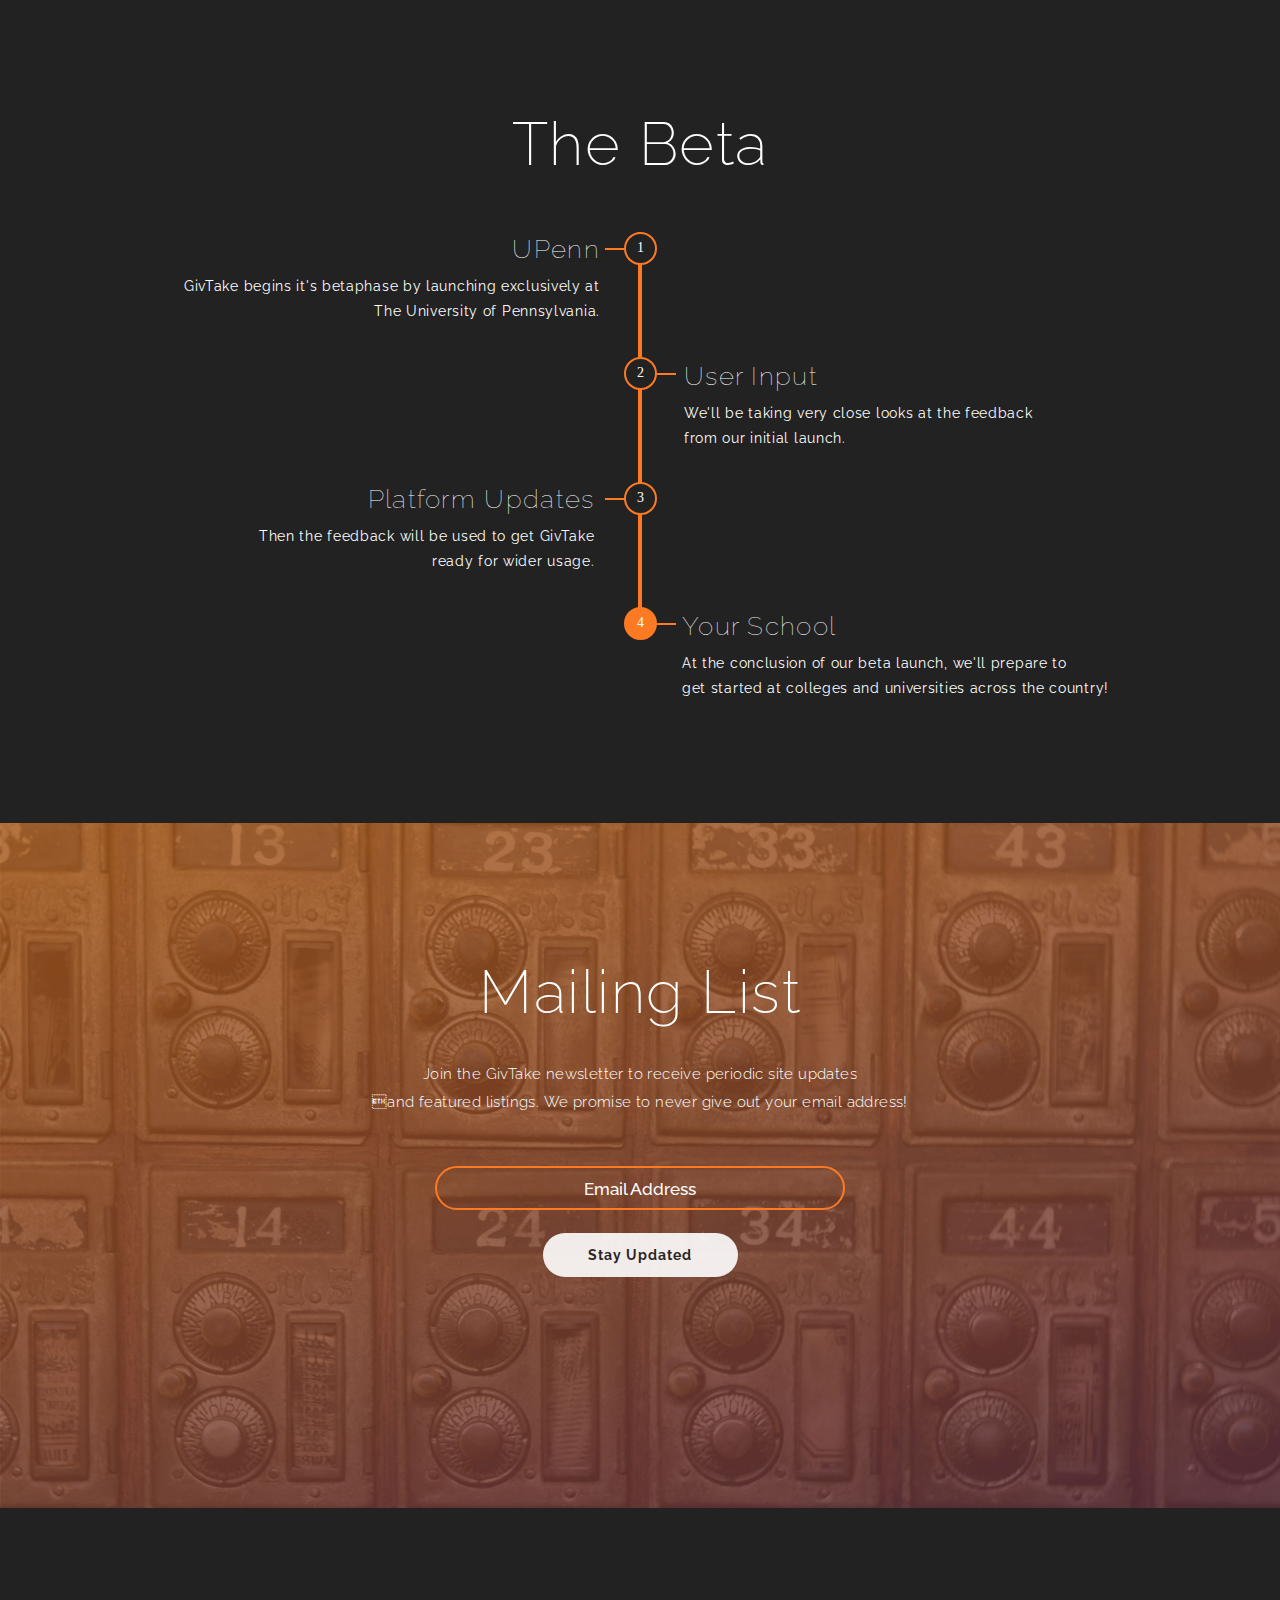
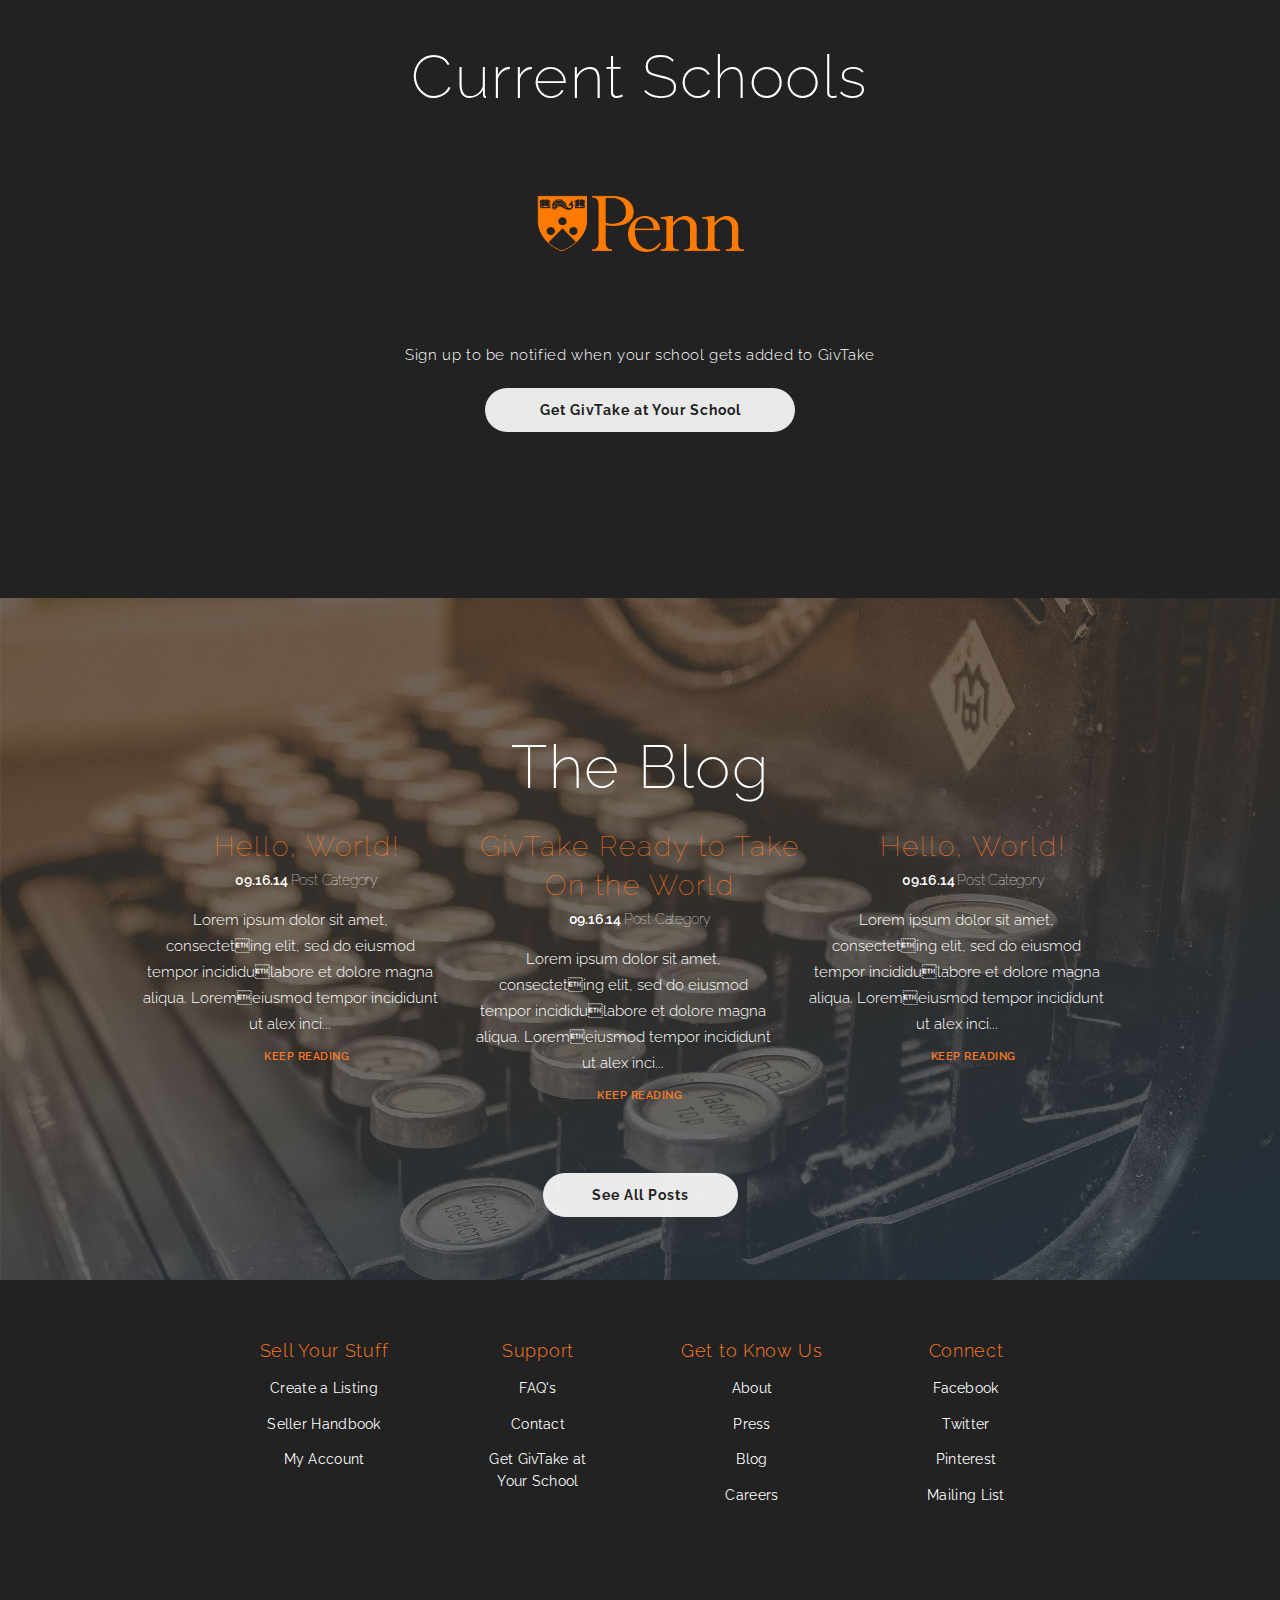
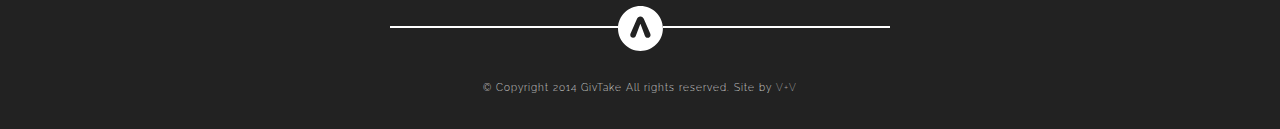
<file: homepage.html>
<html>
<head>
    <meta name="viewport" content="width=device-width, initial-scale=1">
    <link href='http://fonts.googleapis.com/css?family=Raleway:400,900,800,700,600,500,300,200,100' rel='stylesheet' type='text/css'>
    <link href="http://maxcdn.bootstrapcdn.com/font-awesome/4.2.0/css/font-awesome.min.css" rel="stylesheet">
    <link rel="stylesheet" href="css/site.css">
    <title>GivTake Homepage</title>
</head>
<body>
<div class="col-xs-12 homepage-styles" id="homepage"  name="top-of-page">
    <div class="max-container">

        <div class="main-content-container sticky-thing frame-one row">

            <div class="col-xs-12 stickem-container">
                <div class="row frame-content">
                    <div class="col-xs-12">
                        <h4 class="text-center">An online marketplace<br class="visible-xs visible-sm"> created just for college students.</h4>
                    </div>
                    <div class="col-xs-12">
                        <div class="button-wrapper">
                            <a class="btn btn-default">Enroll</a>
                            <a class="btn btn-default">Login</a>
                        </div>
                    </div>
                </div>

            </div> <!-- /container -->
        </div>
        <div class="main-content-container sticky-thing frame-two row">


            <div class="col-xs-12 stickem-container">
                <div class="row header stickem">
                    <nav class="navbar  hidden-sm hidden-xs"  role="navigation">
                        <div class="container-fluid">
                            <div class="navbar-header">
                                <button type="button" class="navbar-toggle collapsed" data-toggle="collapse" data-target="#navbar-collapse-1">
                                    <span class="sr-only">Toggle navigation</span>
                                    <span class="icon-bar"></span>
                                    <span class="icon-bar"></span>
                                    <span class="icon-bar"></span>
                                </button>
                                <a class="navbar-brand" href="#"> <img src="img/menu-logo.svg" /> </a>
                            </div>
                            <div class="collapse navbar-collapse" id="navbar-collapse-1">
                                <ul class="nav navbar-nav">
                                    <li id="about-link" class="active"><a>About <span class="sr-only">(current)</span></a></li>
                                    <li id="beta-link" ><a>Beta</a></li>
                                    <li id="mailing-link" ><a>Mailing</a></li>
                                    <li id="schools-link" ><a>Schools</a></li>
                                    <li id="blog-link" ><a>Blog</a></li>
                                </ul>
                                <ul class="nav navbar-nav navbar-right">
                                    <li role="presentation"><a class="text-center" href="#">Enroll</a></li>
                                    <li role="presentation"><a class="text-center" href="#">Login</a></li>
                                </ul>
                            </div><!-- /.navbar-collapse -->
                        </div><!-- /.container-fluid -->
                    </nav>
                    <nav class="navbar  mobile-navbar hidden-md hidden-lg visible-sm visible-xs">
                        <div class="mobile-menu col-xs-12">
                            <div class="mobile-icon-wrapper pull-center navbar-brand">
                                <img class="pull-center" src="img/mobile-header-logo.png" />
                            </div>
                            <a class="pull-left menu-link nav" id="mobile-menu-button" href="#menu">
                                <img class="menu-arrow" src="img/arrow-white.svg" />
                                <img class="menu-hamburger" src="img/hamburger.svg" />
                            </a>
                            <!--<div id="menu" class="side-panel" role="navigation">-->
                                <!--<ul class="list-unstyled">-->
                                    <!--<li><h3><a href="#">Enroll</a></h3></li>-->
                                    <!--<li><h3><a href="#">Login</a></h3></li>-->
                                    <!--<li><h4><a href="#">About</a></h4></li>-->
                                    <!--<li><h4><a href="#">Beta</a></h4></li>-->
                                    <!--<li><h4><a href="#">Mailing</a></h4></li>-->
                                    <!--<li><h4><a href="#">Schools</a></h4></li>-->
                                    <!--<li><h4><a href="#">Blog</a></h4></li>-->
                                <!--</ul>-->
                            <!--</div>-->
                        </div>
                    </nav>
                </div>
                <div class="row frame-content">
                    <div class="col-xs-12">
                        <h1 class="text-center">About GivTake</h1>
                    </div>
                    <div class="col-xs-12">
                        <div class="row three-column-row hidden-xs hidden-sm">
                            <div class="col-md-4">
                                <img src="img/icon-placeholder-a.svg">
                                    <p class="text-center">Lorem ipsum dolor sit am, consectetur ad ing elit, sed do eiusmod tempor inciidunt ut labore et dolorend magna aliqu</p>
                            </div>
                            <div class="col-md-4">
                                <img src="img/icon-placeholder-b.svg">
                                    <p class="text-center">Lorem ipsum dolor sit am, consectetur ad ing elit, sed do eiusmod tempor inciidunt ut labore et dolorend magna aliqua lorem ipsum ad ing elit eiusmod.</p>
                            </div>
                            <div class="col-md-4">
                                <img src="img/icon-placeholder-a.svg">
                                    <p class="text-center">Lorem ipsum dolor sit am, consectetur ad ing elit, sed do eiusmod tempor inciidunt ut labore et dolorend magna aliqu</p>
                            </div>

                        </div>
                    </div>
                    <div class="col-xs-12 carousel-wrapper hidden-md hidden-lg">
                        <div id="carousel-example-generic" class="carousel slide" data-ride="carousel">
                            <!-- Indicators -->


                            <!-- Wrapper for slides -->
                            <div class="carousel-inner" role="listbox">
                                <div class="item active">
                                    <img src="img/icon-placeholder-a.svg">
                                    <div class="carousel-caption-container">
                                        <p class="text-center">Lorem ipsum dolor sit am, consectetur ad ing elit, sed do eiusmod tempor inciidunt ut labore et dolorend magna aliqa.</p>
                                    </div>
                                </div>
                                <div class="item">
                                    <img src="img/icon-placeholder-b.svg">
                                    <div class="carousel-caption-container">
                                        <p class="text-center">Lorem ipsum dolor sit am, consectetur ad ing elit, sed do eiusmod tempor inciidunt ut labore et dolorend magna aliqua lorem ipsum ad ing elit eiusmod.</p>
                                    </div>
                                </div>
                                <div class="item">
                                    <img src="img/icon-placeholder-a.svg">
                                    <div class="carousel-caption-container">
                                        <p class="text-center">Lorem ipsum dolor sit am, consectetur ad ing elit, sed do eiusmod tempor inciidunt ut labore et dolorend magna aliqu.</p>
                                    </div>
                                </div>
                                <div class="item">
                                    <img src="img/icon-placeholder-b.svg">
                                    <div class="carousel-caption-container">
                                        <p class="text-center">Lorem ipsum dolor sit am, consectetur ad ing elit, sed do eiusmod tempor inciidunt ut labore et dolorend magna aliqua lorem ipsum ad ing elit eiusmod.</p>
                                    </div>
                                </div>

                            </div>
                            <ol class="carousel-indicators">
                                <li data-target="#carousel-example-generic" data-slide-to="0" class="active"></li>
                                <li data-target="#carousel-example-generic" data-slide-to="1"></li>
                                <li data-target="#carousel-example-generic" data-slide-to="2"></li>
                                <li data-target="#carousel-example-generic" data-slide-to="3"></li>
                            </ol>

                            <!--Controls-->
                            <a class="left carousel-control visible-xs visible-sm hidden-md hidden-lg" href="#carousel-example-generic" role="button" data-slide="prev">
                                <!--<span class="glyphicon glyphicon-chevron-left" aria-hidden="true"></span>-->
                                <img class="left-control" src="img/orange-right-bullet.svg"/>
                            </a>
                            <a class="right carousel-control visible-xs visible-sm hidden-md hidden-lg" href="#carousel-example-generic" role="button" data-slide="next">
                                <img class="right-control" src="img/orange-right-bullet.svg"/>

                            </a>
                        </div>

                    </div>
                    <div class="col-xs-12">
                        <div class="button-wrapper">
                            <a class="btn btn-default">Watch Our Story</a>
                        </div>
                    </div>
                </div>


            </div> <!-- /container -->
        </div> <!-- /container -->
        <div class="main-content-container sticky-thing frame-three row">


            <div class="col-xs-12 stickem-container">

                <div class="row frame-content">
                    <h1 class="text-center">The Beta</h1>
                    <div class="ul-wrapper hidden-xs hidden-sm">
                        <ul class="vertical-orange-line list-unstyled text-center">
                            <li>
                                1
                                <div class="orange-line-left"></div>
                            </li>
                            <li>
                                2
                                <div class="orange-line-right"></div>
                            </li>
                            <li>
                                3
                                <div class="orange-line-left"></div>
                            </li>
                            <li>
                                4
                                <div class="orange-line-right"></div>
                            </li>

                        </ul>
                        <div id="homepage-text-1" class="text-block">
                            <h2 class="text-right">UPenn</h2>
                            <h4 class="text-right">GivTake begins it's betaphase by launching exclusively at<br>
                                The University of Pennsylvania.</h4>
                        </div>

                        <div id="homepage-text-2" class="text-block">
                            <h2 class="text-left">User Input</h2>
                            <h4 class="text-left">We'll be taking very close looks at the feedback<br>
                                from our initial launch.</h4>
                        </div>
                        <div id="homepage-text-3" class="text-block">
                            <h2 class="text-right">Platform Updates</h2>
                            <h4 class="text-right">Then the feedback will be used to get GivTake<br>
                                ready for wider usage.</h4>
                        </div>
                        <div id="homepage-text-4" class="text-block">
                            <h2 class="text-left">Your School</h2>
                            <h4 class="text-left">At the conclusion of our beta launch, we'll prepare to<br>
                                get started at colleges and universities across the country!</h4>
                        </div>
                    </div>
                    <div class="col-xs-12 carousel-wrapper hidden-md hidden-lg">
                        <div id="panel-three-carousel" class="carousel slide" data-ride="carousel">
                            <!-- Indicators -->


                            <!-- Wrapper for slides -->
                            <div class="carousel-inner" role="listbox">
                                <div class="item active row">
                                    <div class="col-xs-12 mobile-line-wrapper">
                                        <div class="row">
                                            <div class="line-left line col-xs-6 invisible"></div>
                                            <div class="circle text-center">1<div class="vert-line"></div></div>
                                            <div class="line-right line col-xs-6"></div>
                                        </div>
                                    </div>

                                    <div class="carousel-caption-container col-xs-12">
                                        <h2 class="text-center">UPenn</h2>
                                        <p class="text-center">GivTake begins it's betaphase by launching exclusively at The University of Pennsylvania.</p>
                                    </div>
                                </div>
                                <div class="item row">
                                    <div class="col-xs-12 mobile-line-wrapper">
                                        <div class="row">
                                            <div class="line-left line col-xs-6"></div>
                                            <div class="circle text-center">2<div class="vert-line"></div></div>
                                            <div class="line-right line col-xs-6"></div>
                                        </div>
                                    </div>
                                    <div class="carousel-caption-container col-xs-12">
                                        <h2 class="text-center">User Input</h2>

                                        <p class="text-center">We'll be taking very close looks at the feedback from our initial launch.</p>
                                    </div>
                                </div>
                                <div class="item row">
                                    <div class="col-xs-12 mobile-line-wrapper">
                                        <div class="row">
                                            <div class="line-left line col-xs-6"></div>
                                            <div class="circle text-center">3<div class="vert-line"></div></div>
                                            <div class="line-right line col-xs-6"></div>
                                        </div>
                                    </div>
                                    <div class="carousel-caption-container col-xs-12">
                                        <h2 class="text-center">Platform Updates</h2>

                                        <p class="text-center">Then the feedback will be used to get GivTake ready for wider usage.</p>
                                    </div>
                                </div>
                                <div class="item row">
                                    <div class="col-xs-12 mobile-line-wrapper">
                                        <div class="row">
                                            <div class="line-left line col-xs-6"></div>
                                            <div class="circle text-center">4<div class="vert-line"></div></div>
                                            <div class="line-right line col-xs-6 invisible"></div>
                                        </div>
                                    </div>
                                    <div class="carousel-caption-container col-xs-12">
                                        <h2 class="text-center">Your School</h2>

                                        <p class="text-center">At the conclusion of our beta launch, we'll prepare to get started at colleges and universities across the country!</p>
                                    </div>
                                </div>

                            </div>
                            <ol class="carousel-indicators">
                                <li data-target="#panel-three-carousel" data-slide-to="0" class="active"></li>
                                <li data-target="#panel-three-carousel" data-slide-to="1"></li>
                                <li data-target="#panel-three-carousel" data-slide-to="2"></li>
                                <li data-target="#panel-three-carousel" data-slide-to="3"></li>
                            </ol>

                            <!--Controls-->
                            <a class="left carousel-control visible-xs visible-sm hidden-md hidden-lg" href="#panel-three-carousel" role="button" data-slide="prev">
                                <!--<span class="glyphicon glyphicon-chevron-left" aria-hidden="true"></span>-->
                                <img class="left-control" src="img/orange-right-bullet.svg"/>
                            </a>
                            <a class="right carousel-control visible-xs visible-sm hidden-md hidden-lg" href="#panel-three-carousel" role="button" data-slide="next">
                                <img class="right-control" src="img/orange-right-bullet.svg"/>

                            </a>
                        </div>

                    </div>


                </div>
            </div>
        </div> <!-- /container -->
        <div class="main-content-container sticky-thing frame-four row">
            <div class="col-xs-12 stickem-container">
                <div class="row frame-content">
                    <div class="col-xs-12">
                        <h1 class="text-center">Mailing List</h1>
                    </div>
                    <div class="col-xs-12">
                        <p class="text-center">Join the GivTake newsletter to receive periodic site updates<br class="hidden-xs hidden-sm"> and featured listings. We promise to never give out your email address! </p>
                    </div>
                    <div class="col-xs-12">
                        <div class="input-wrapper">
                            <input type="text" placeholder="Email Address">
                        </div>
                        <div class="button-wrapper">
                            <a class="btn btn-default">Stay Updated</a>
                        </div>

                    </div>
                </div>

            </div> <!-- /container -->
        </div> <!-- /container -->
        <div class="main-content-container sticky-thing frame-five row">


            <div class="col-xs-12 stickem-container">
                <div class="row frame-content">
                    <div class="col-xs-12">
                        <h1 class="text-center">Current Schools</h1>
                    </div>
                    <div class="col-xs-12">
                        <img src="img/upenn.png"/>
                    </div>
                    <div class="col-xs-12">
                        <p class="text-center">Sign up to be notified when your school gets added to GivTake</p>
                    </div>
                    <div class="col-xs-12">

                        <div class="button-wrapper">
                            <a class="btn btn-default">Get GivTake at Your School</a>
                        </div>

                    </div>
                </div>

            </div> <!-- /container -->

        </div> <!-- /container -->
        <div class="main-content-container sticky-thing frame-six row">


            <div class="col-xs-12 stickem-container">
                <div class="row frame-content">

                    <div class="col-xs-12">
                        <div class="row">
                            <h1 class="text-center">The Blog</h1>
                        </div>
                    </div>
                    <div class="col-xs-12">
                        <div class="row blog-row">
                            <div class="col-xs-12 col-md-4">
                                <a href="#"><h2 class="text-center">Hello, World!</h2></a>
                                <h5 class="text-center hidden-xs hidden-sm"><span>09.16.14 </span>Post Category</h5>
                                <p class="text-center">Lorem ipsum dolor sit amet, consecteting elit, sed do eiusmod tempor incididulabore et dolore magna aliqua. Loremeiusmod tempor incididunt ut alex inci...</p>
                                <h4 class="text-center hidden-xs hidden-sm"><a href="#">KEEP READING</a></h4>
                            </div>
                            <div class="col-xs-12 col-md-4 hidden-xs hidden-sm">
                                <a href="#"><h2 class="text-center">GivTake Ready to Take On the World</h2></a>
                                <h5 class="text-center"><span>09.16.14 </span>Post Category</h5>
                                <p class="text-center">Lorem ipsum dolor sit amet, consecteting elit, sed do eiusmod tempor incididulabore et dolore magna aliqua. Loremeiusmod tempor incididunt ut alex inci...</p>
                                <h4 class="text-center"><a href="#">KEEP READING</a></h4>
                            </div>
                            <div class="col-xs-12 col-md-4 hidden-xs hidden-sm">
                                <a href="#"><h2 class="text-center">Hello, World!</h2></a>
                                <h5 class="text-center"><span>09.16.14 </span>Post Category</h5>
                                <p class="text-center">Lorem ipsum dolor sit amet, consecteting elit, sed do eiusmod tempor incididulabore et dolore magna aliqua. Loremeiusmod tempor incididunt ut alex inci...</p>
                                <h4 class="text-center"><a href="#">KEEP READING</a></h4>
                            </div>
                        </div>
                    </div>
                    <div class="col-xs-12">
                        <div class="row">
                            <div class="button-wrapper">
                                <a class="btn btn-default hidden-md hidden-lg">Keep Reading</a>
                                <a class="btn btn-default">See All Posts</a>
                            </div>
                        </div>
                    </div>






                </div>

            </div> <!-- /container -->
        </div> <!-- /container -->

        <!--<div class="sticky-things side-panel-container">-->
            <!--<div class="stickem-container">-->
                <div id="menu" class="side-panel hidden-md hidden-lg" role="navigation">
                    <ul class="list-unstyled">
                        <li><h3><a href="#">Enroll</a></h3></li>
                        <li><h3><a href="#">Login</a></h3></li>
                        <li><h4><a href="#">About</a></h4></li>
                        <li><h4><a href="#">Beta</a></h4></li>
                        <li><h4><a href="#">Mailing</a></h4></li>
                        <li><h4><a href="#">Schools</a></h4></li>
                        <li><h4><a href="#">Blog</a></h4></li>
                    </ul>
                </div>
            <!--</div>-->
        <!--</div>-->



    </div>
</div>

<div class="container col-xs-12 footer">
            <div class="row">
                <div class="footer-menu-wrapper hidden-xs hidden-sm">
                    <div class="footer-column">
                        <ul class="list-unstyled  text-center">
                            <li class="footer-title"><h3 class="gt-orange">Sell Your Stuff</h3></li>
                            <li class="footer-link"><h4><a href="#">Create a Listing</a></h4></li>
                            <li class="footer-link"><h4><a href="#">Seller Handbook</a></h4></li>
                            <li class="footer-link"><h4><a href="#">My Account</a></h4></li>
                        </ul>
                    </div>
                    <div class="footer-column  text-center">
                        <ul class="list-unstyled">
                            <li class="footer-title"><h3 class="gt-orange">Support</h3></li>
                            <li class="footer-link"><h4><a href="#">FAQ's</a></h4></li>
                            <li class="footer-link"><h4><a href="#">Contact</a></h4></li>
                            <li class="footer-link"><h4><a href="#">Get GivTake at<br>Your School</a></h4></li>
                        </ul>
                    </div>
                    <div class="footer-column  text-center">
                        <ul class="list-unstyled">
                            <li class="footer-title"><h3 class="gt-orange">Get to Know Us</h3></li>
                            <li class="footer-link"><h4><a href="#">About</a></h4></li>
                            <li class="footer-link"><h4><a href="#">Press</a></h4></li>
                            <li class="footer-link"><h4><a href="#">Blog</a></h4></li>
                            <li class="footer-link"><h4><a href="#">Careers</a></h4></li>
                        </ul>
                    </div>
                    <div class="footer-column">
                        <ul class="list-unstyled text-center">
                            <li class="footer-title"><h3 class="gt-orange">Connect</h3></li>
                            <li class="footer-link"><h4><a href="#">Facebook</a></h4></li>
                            <li class="footer-link"><h4><a href="#">Twitter</a></h4></li>
                            <li class="footer-link"><h4><a href="#">Pinterest</a></h4></li>
                            <li class="footer-link"><h4><a href="#">Mailing List</a></h4></li>
                        </ul>
                    </div>
                </div>
                <div class="mobile-wrapper visible-xs visible-sm hidden-md hidden-lg">
                    <div class="panel-group" id="accordion" role="tablist" aria-multiselectable="true">
                        <div class="panel panel-default">
                            <a class="collapsed" data-toggle="collapse" data-parent="#accordion" href="#collapseOne" aria-expanded="false" aria-controls="collapseOne">
                                <div class="panel-heading" role="tab" id="headingOne">
                                    <h3 class="panel-title">
                                        <strong class="gt-orange">Sell Your Stuff</strong>
                                        <img class="pull-right right-arrow-bullet" src="img/right-arrow-bullet.png" />
                                    </h3>
                                </div>
                            </a>
                            <div id="collapseOne" class="panel-collapse collapse" role="tabpanel" aria-labelledby="headingOne">
                                <div class="panel-body">
                                    <ul class="list-unstyled">
                                        <li class="mobile-footer-link"><h4><a href="#">FAQ's</a></h4></li>
                                        <li class="mobile-footer-link"><h4><a href="#">Contact</a></h4></li>
                                        <li class="mobile-footer-link"><h4><a href="#">Get GivTake at Your School</a></h4></li>
                                    </ul>
                                </div>
                            </div>
                        </div>
                        <div class="panel panel-default">
                            <a class="collapsed" data-toggle="collapse" data-parent="#accordion" href="#collapseTwo" aria-expanded="false" aria-controls="collapseTwo">
                                <div class="panel-heading" role="tab" id="headingTwo">
                                    <h3 class="panel-title">
                                        <strong class="gt-orange">Support</strong>
                                        <img class="pull-right right-arrow-bullet" src="img/right-arrow-bullet.png" />
                                    </h3>
                                </div>
                            </a>
                            <div id="collapseTwo" class="panel-collapse collapse" role="tabpanel" aria-labelledby="headingTwo">
                                <div class="panel-body">
                                    <ul class="list-unstyled">
                                        <li class="mobile-footer-link"><h4><a href="#">FAQ's</a></h4></li>
                                        <li class="mobile-footer-link"><h4><a href="#">Contact</a></h4></li>
                                        <li class="mobile-footer-link"><h4><a href="#">Get GivTake at Your School</a></h4></li>
                                    </ul>
                                </div>
                            </div>
                        </div>
                        <div class="panel panel-default">
                            <a class="collapsed" data-toggle="collapse" data-parent="#accordion" href="#collapseThree" aria-expanded="false" aria-controls="collapseThree">
                                <div class="panel-heading" role="tab" id="headingThree">
                                    <h3 class="panel-title">
                                        <strong class="gt-orange">Get to Know GivTake</strong>
                                        <img class="pull-right right-arrow-bullet" src="img/right-arrow-bullet.png" />
                                    </h3>
                                </div>
                            </a>
                            <div id="collapseThree" class="panel-collapse collapse" role="tabpanel" aria-labelledby="headingThree">
                                <div class="panel-body">
                                    <ul class="list-unstyled">
                                        <li class="mobile-footer-link"><h4><a href="#">About</a></h4></li>
                                        <li class="mobile-footer-link"><h4><a href="#">Press</a></h4></li>
                                        <li class="mobile-footer-link"><h4><a href="#">Blog</a></h4></li>
                                        <li class="mobile-footer-link"><h4><a href="#">Careers</a></h4></li>
                                    </ul>
                                </div>
                            </div>
                        </div>
                        <div class="panel panel-default">
                            <a class="collapsed" data-toggle="collapse" data-parent="#accordion" href="#collapseFour" aria-expanded="false" aria-controls="collapseFour">
                                <div class="panel-heading" role="tab" id="headingFour">
                                    <h3 class="panel-title">
                                        <strong class="gt-orange">Connect</strong>
                                        <img class="pull-right right-arrow-bullet" src="img/right-arrow-bullet.png" />
                                    </h3>
                                </div>
                            </a>
                            <div id="collapseFour" class="panel-collapse collapse" role="tabpanel" aria-labelledby="headingFour">
                                <div class="panel-body">
                                    <ul class="list-unstyled">
                                        <li class="mobile-footer-link"><h4><a href="#">Facebook</a></h4></li>
                                        <li class="mobile-footer-link"><h4><a href="#">Twitter</a></h4></li>
                                        <li class="mobile-footer-link"><h4><a href="#">Pinterest</a></h4></li>
                                        <li class="mobile-footer-link"><h4><a href="#">Mailing List</a></h4></li>
                                    </ul>
                                </div>
                            </div>
                        </div>
                    </div>
                </div>
            </div>
            <div class="col-xs-12">
                <div class="footer-arrow-wrapper">
                    <div class="footer-arrow-line"></div>
                    <div class="top-link-wrapper">
                        <a id="top-of-page-link" href="#top-of-page">
                            <img src="img/top.svg" />
                        </a>
                    </div>
                </div>
            </div>
            <div class="col-xs-12">
                <div class="footer-copyright-wrapper text-center">
                    &copy; Copyright 2014 GivTake All rights reserved. Site by <a href="http://www.verbalplusvisual.com/" target="_blank">V+V</a>
                </div>
            </div>
        </div>

<script type="text/javascript" src="js/jquery-2.1.1.min.js"></script>
<script type="text/javascript" src="js/bigSlide.min.js"></script>
<script type="text/javascript" src="js/bootstrap.min.js"></script>
<script type="text/javascript" src="js/jquery.stickem.js"></script>
<script type="text/javascript" src="js/main.js"></script>
</body>
</html>
</file>
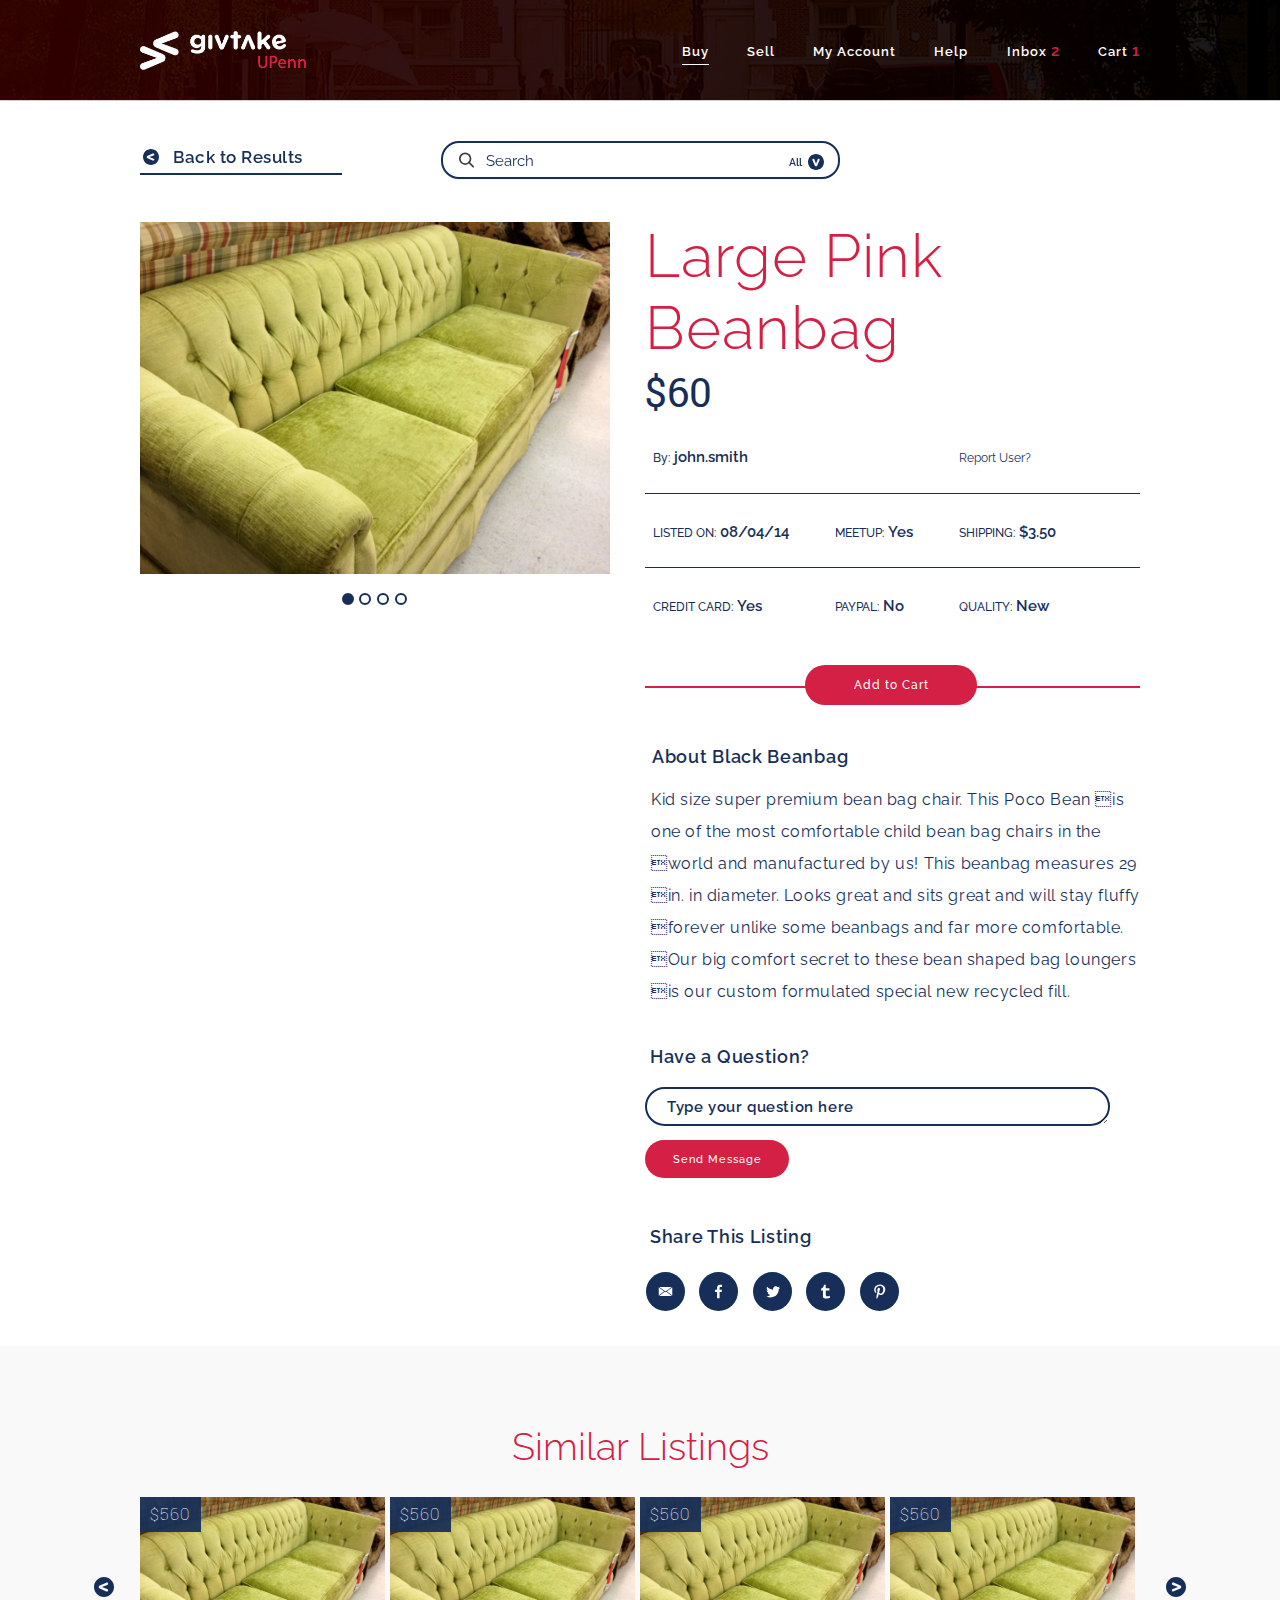
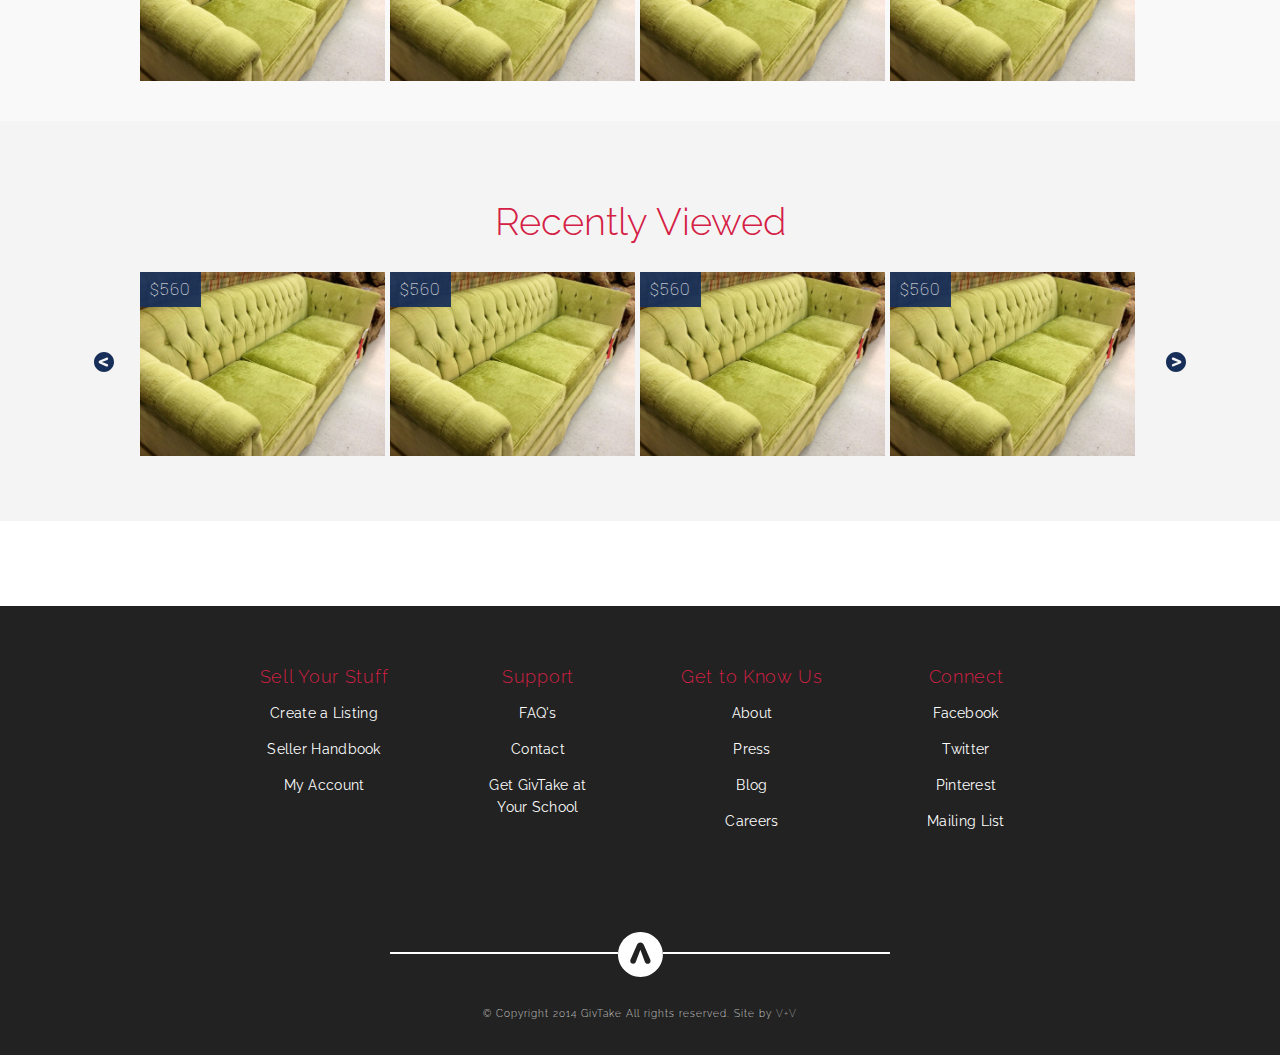
<file: individual-listing.html>
<html>
<head>
    <meta name="viewport" content="width=device-width, initial-scale=1">
    <link href='http://fonts.googleapis.com/css?family=Raleway:400,900,800,700,600,500,300,200,100' rel='stylesheet'
          type='text/css'>
    <link href='http://fonts.googleapis.com/css?family=Roboto+Slab:400,700,300,100' rel='stylesheet' type='text/css'>
    <link href="http://maxcdn.bootstrapcdn.com/font-awesome/4.2.0/css/font-awesome.min.css" rel="stylesheet">
    <link rel="stylesheet" href="css/site.css">
    <title>GivTake Individual Listing</title>
</head>
<body>
<div class="col-xs-12 listings-style" id="individual-listings">
<div class="max-container">
<div class="row header">
    <div class="mobile-menu col-xs-12 visible-xs visible-sm hidden-md hidden-lg">

        <div class="mobile-icon-wrapper pull-center navbar-brand">
            <img class="pull-center" src="img/mobile-header-logo.png"/>
        </div>
        <a class="pull-left menu-link nav" id="mobile-menu-button" href="#menu">
            <img class="menu-arrow" src="img/arrow-white.svg"/>
            <img class="menu-hamburger" src="img/hamburger.svg"/>
        </a>
        <a class="pull-right shopping-cart nav" id="shopping-cart-button" href="#menu">
            <img class="" src="img/arrow-white.svg"/>
        </a>

        <div id="menu" class="side-panel" role="navigation">
            <input type="text" placeholder="Search">
            <img src="img/search-white.svg">
            <ul class="list-unstyled listings-panel-list">
                <li><h3><a href="#"><span>Buy</span></a></h3></li>
                <li><h3><a href="#">Sell</a></h3></li>
                <li><h5><a href="#">My Account</a></h5></li>
                <li><h5><a href="#">Inbox <span>2</span></a></h5></li>
                <li><h5><a href="#">Help</a></h5></li>
                <li><h5><a href="#">Logout</a></h5></li>
            </ul>
        </div>
    </div>
    <nav class="navbar navbar-fixed-top mobile-navbar visible-sm visible-xs hidden-md hidden-lg ">
        <div class="navbar-gradient-overlay"></div>
    </nav>
    <nav class="navbar navbar-fixed-top hidden-sm hidden-xs" role="navigation">
        <div class="navbar-gradient-overlay"></div>
        <div class="container-fluid">
            <ul class="nav navbar-brand navbar-left">
                <li>
                    <a class="" href="#"> <img src="img/upenn-listing-logo.png"/> </a>
                </li>
            </ul>
            <div class="collapse navbar-collapse" id="navbar-collapse-1">
                <ul class="nav navbar-nav navbar-right">
                    <li>
                        <a class="text-center" href="#">Buy
                            <div class="current-page"></div>
                        </a>
                    </li>
                    <li>
                        <a class="text-center" href="#">Sell
                        <div class="navbar-active"></div>
                        </a>
                    </li>
                    <li>
                        <a class="text-center" href="#">My Account
                        <div class="navbar-active"></div>
                        </a>
                    </li>
                    <li>
                        <a class="text-center" href="#">Help
                        <div class="navbar-active"></div>
                        </a>
                    </li>
                    <li>
                        <a class="text-center" href="#">Inbox <span>2</span>
                        <div class="navbar-active"></div>
                        </a>
                    </li>
                    <li>
                        <a class="text-center" href="#">Cart <span>1</span>
                        <div class="navbar-active"></div>
                        </a>
                    </li>
                </ul>
            </div>
            <!-- /.navbar-collapse -->
        </div>
        <!-- /.container-fluid -->
    </nav>
</div>
<div class="listings-menu-bar-container-desktop hidden-xs hidden-sm visible-md visible-lg">
    <nav class="navbar navbar-fixed-top">

        <div class="max-container">
            <div class="row">
                <div class="col-xs-4 shopping-menu-wrapper ">
                    <a id="all-listings-button" href="#"  type="button" class="all-listings-button pull-left menu-bar-button collapsed" data-toggle="collapse" data-target="#listings-menu" aria-expanded="false" aria-controls="demo">
                        <img class="all-listings-bullet" src="img/blue-right-bullet.svg"/>

                        <h4>Back to Results</h4>
                        <div class="menu-bar-underline "></div>
                    </a>
                </div>
                <div class="col-xs-4 search-bar-wrapper pull-center">
                    <div class="panel-group" id="searchAccordion" role="tablist" aria-multiselectable="true">
                        <div class="panel" id="search-panel">
                            <img class="search-icon" src="img/search.svg"/>
                            <input type="text" id="listings-search-bar" placeholder="Search">
                            <a class="collapsed" data-toggle="collapse" data-parent="#searchAccordion" href="#searchcollapseOne" aria-expanded="false" aria-controls="searchcollapseOne">
                                <div class="panel-heading" role="tab" id="searchheadingOne">
                                    <img class="search-bullet" src="img/blue-right-bullet.svg" />
                                    <div>All</div>
                                </div>
                            </a>
                            <div id="searchcollapseOne" class="panel-collapse collapse" role="tabpanel" aria-labelledby="searchheadingOne">
                                <div class="panel-body">
                                    <div class="search-panel-divider"></div>
                                    <ul class="list-unstyled text-right">
                                        <li class="search-title"><a href="#">All</a></li>
                                        <li><a href="#">Apparel & Accessories</a></li>
                                        <li><a href="#">Arts & Entertainment</a></li>
                                        <li><a href="#">Electronics</a></li>
                                        <li><a href="#">Home & Kitchen</a></li>
                                        <li><a href="#">Media</a></li>
                                        <li><a href="#">Office Supplies</a></li>
                                        <li class="last-item"><a href="#">Sporting Goods</a></li>
                                    </ul>
                                </div>
                            </div>
                        </div>
                    </div>
                </div>
            </div>
        </div>

    </nav>
</div>
<div class="row il-main-content">
    <div class="max-container">
        <div class="col-xs-12">
            <div class="row container" >
                <div class="col-xs-12 col-md-6 left-column stickem-container">
                    <div class="row">
                        <div class="il-mobile-header text-center col-xs-12 visible-xs visible-sm hidden-md hidden-lg">
                            <a href="#">Back to Results</a>
                            <H1>Brixton Men's Wool Cap One Size Fits All</H1>
                        </div>
                        <div class="col-xs-12 carousel-wrapper">
                            <div id="carousel-example-generic" class="carousel slide stickem" data-ride="carousel">
                                <!-- Indicators -->
                                <ol class="carousel-indicators">
                                    <li data-target="#carousel-example-generic" data-slide-to="0" class="active"></li>
                                    <li data-target="#carousel-example-generic" data-slide-to="1"></li>
                                    <li data-target="#carousel-example-generic" data-slide-to="2"></li>
                                    <li data-target="#carousel-example-generic" data-slide-to="3"></li>
                                </ol>

                                <!-- Wrapper for slides -->
                                <div class="carousel-inner" role="listbox">
                                    <div class="item active">
                                        <img src="img/listingplaceholders/couch.jpg" alt="...">
                                        <div class="carousel-caption">
                                            ...
                                        </div>
                                    </div>
                                    <div class="item">
                                        <img src="img/listingplaceholders/couch.jpg" alt="...">
                                        <div class="carousel-caption">
                                            ...
                                        </div>
                                    </div>
                                    <div class="item">
                                        <img src="img/listingplaceholders/couch.jpg" alt="...">
                                        <div class="carousel-caption">
                                            ...
                                        </div>
                                    </div>
                                    <div class="item">
                                        <img src="img/listingplaceholders/couch.jpg" alt="...">
                                        <!--<div class="carousel-caption">-->
                                        <!---->
                                        <!--</div>-->
                                    </div>
                                    <!--...-->
                                </div>

                                <!--Controls-->
                                <a class="left carousel-control visible-xs visible-sm hidden-md hidden-lg" href="#carousel-example-generic" role="button" data-slide="prev">
                                    <!--<span class="glyphicon glyphicon-chevron-left" aria-hidden="true"></span>-->
                                    <img class="left-control" src="img/blue-right-bullet.svg"/>
                                </a>
                                <a class="right carousel-control visible-xs visible-sm hidden-md hidden-lg" href="#carousel-example-generic" role="button" data-slide="next">
                                    <img class="right-control" src="img/blue-right-bullet.svg"/>

                                </a>
                            </div>
                        </div>

                    </div>


                </div>
                <div class="col-xs-12 col-md-6 right-column">
                    <div class="il-details-container hidden-xs hidden-sm visible-md visible-lg col-xs-12">
                        <h1  class="il-listing-title">Large Pink Beanbag</h1>
                        <h2 class="il-listing-price">$60</h2>
                        <div class="info-inline-container col-xs-12 top-container">
                            <div class="info-left">
                                <dl>
                                    <dd>By: </dd><dt><a>john.smith</a></dt>
                                </dl>
                            </div>
                            <div class="info-center">
                                <ul class="list-inline">
                                    <li>
                                        <!--<img src="">-->
                                    </li>
                                </ul>
                            </div>
                            <div class="info-right">
                                <h6><a href="#">Report User?</a></h6>
                            </div>
                        </div>
                        <div class="info-inline-container col-xs-12">
                            <div class="info-left">
                                <dl>
                                    <dd>LISTED ON: </dd><dt>08/04/14</dt>
                                </dl>
                            </div>
                            <div class="info-center">
                                <dl>
                                    <dd>MEETUP: </dd><dt>Yes</dt>
                                </dl>
                            </div>
                            <div class="info-right">
                                <dl>
                                    <dd>SHIPPING: </dd><dt>$3.50</dt>
                                </dl>
                            </div>
                        </div>
                        <div class="info-inline-container info-bottom col-xs-12">
                            <div class="info-left">
                                <dl>
                                    <dd>CREDIT CARD: </dd><dt>Yes</dt>
                                </dl>
                            </div>
                            <div class="info-center">
                                <dl>
                                    <dd>PAYPAL: </dd><dt>No</dt>
                                </dl>
                            </div>
                            <div class="info-right">
                                <dl>
                                    <dd>QUALITY: </dd><dt>New</dt>
                                </dl>
                            </div>
                        </div>
                    </div>

                    <div class="mobile-il-details-container col-xs-12 visible-xs visible-sm hidden-md hidden-lg">
                        <ul class="list-unstyled text-left mobile-il-details-left col-xs-6">
                            <li class="mobile-il-price"><h2>$56</h2></li>
                            <li>
                                <dl>
                                    <dd>LISTED ON</dd><dt>08/04/14</dt>
                                </dl>
                            </li>
                            <li>
                                <dl>
                                    <dd>By:</dd><dt><a>john.smith</a></dt>
                                </dl>
                            </li>
                            <li>
                                Star Rating
                            </li>
                            <li>
                                <a href="#">Report User?</a>
                            </li>
                        </ul>
                        <ul class="list-unstyled text-right mobile-il-details-right col-xs-6">
                            <li>
                                <dl>
                                    <dd>MEETUP:</dd><dt>Yes</dt>
                                </dl>
                            </li>
                            <li>
                                <dl>
                                    <dd>SHIPPING:</dd><dt>$3.50</dt>
                                </dl>
                            </li>
                            <li>
                                <dl>
                                    <dd>CREDIT CARD:</dd><dt>Yes</dt>
                                </dl>
                            </li>
                            <li>
                                <dl>
                                    <dd>PAYPAL:</dd><dt>No</dt>
                                </dl>                            </li>
                            <li>
                                <dl>
                                    <dd>QUALITY:</dd><dt>New</dt>
                                </dl>
                            </li>
                        </ul>
                    </div>

                    <div class="il-description-container col-xs-12">
                        <div class="button-wrapper">
                            <a class="btn btn-danger">Add to Cart</a>
                        </div>
                        <div class="btn-line"></div>
                        <h5 class="il-text-about">About Black Beanbag</h5>
                        <p class="il-item-description">
                            Kid size super premium bean bag chair. This Poco Bean is one of the most comfortable child bean bag
                            chairs in the world and manufactured by us! This beanbag measures 29 in. in diameter. Looks great and sits great and will
                            stay fluffy forever unlike some beanbags and far more comfortable. Our big comfort secret to these bean shaped bag
                            loungers is our custom formulated special new recycled fill.
                    </div>
                    <div class="il-foot col-xs-12">
                        <h5 class="il-questions">Have a Question?</h5>
                        <textarea id="questions-textarea"  placeholder="Type your question here"></textarea>
                        <div class="button-wrapper">
                            <a class="btn btn-info visible-xs visible-sm hidden-md hidden-lg">Send Message</a>
                        </div>
                        <a class="btn btn-danger hidden-xs hidden-sm visible-md visible-lg">Send Message</a>
                        <h5 class="share-listing">Share This Listing</h5>
                        <ul class="list-inline">
                            <li class="social-icon"><a class="btn btn-info"><img src="img/email-social.svg"/></a></li>
                            <li class="social-icon"><a class="btn btn-info"><img src="img/facebook.svg"/></a></li>
                            <li class="social-icon"><a class="btn btn-info"><img src="img/twitter.svg"/></a></li>
                            <li class="social-icon"><a class="btn btn-info"><img src="img/tumblr.svg"/></a></li>
                            <li class="social-icon last-li"><a class="btn btn-info"><img src="img/pinterest.svg"/></a></li>
                        </ul>
                    </div>

                </div>
            </div>
        </div>
    </div>
</div>

<div class="listings-thumbnails-mobile row visible-xs visible-sm hidden-md hidden-lg">
<div class="max-container">
<div class="thumbnail-group">
<div class="thumbnail-group-title">
    <h1>Similar Listings</h1>
</div>
<div class="row mobile-row">
    <div class="col-xs-6 small-image mobile-small listing-image small-left">
        <img class="img-responsive " src="img/listingplaceholders/couch.jpg"/>

        <div class="non-hover-panel-container">
            <div class="non-hover-panel">
                <h4 class="price-tag">$560</h4>
            </div>
        </div>
        <div class="hover-panel text-center">
            <div class="hover-panel-chop mb-sm">
                <h3 class="text-center"> Converse Mens Size 14 Shoes</h3>
                <a class="btn btn-default">View Listing</a>

                <div class="hover-bottom-bar bottom">
                    <h5 class="pull-right">UPenn</h5>
                </div>
                <div class="list-icon-container meetup">
                    <div>

                        <img class="hover-icon" src="img/meetup-blue.svg">
                        <img class="rollover-icon" src="img/meetup.svg">
                    </div>
                </div>
                <div class="list-icon-container dropbox">
                    <div>
                        <div class="icon-tooltip">
                            <div class="btn btn-info tip-bubble">Dropbox
                                <div class="tiny-box"></div>

                            </div>
                        </div>
                        <img class="hover-icon" src="img/dropbox-blue.svg">
                        <img class="rollover-icon" src="img/dropbox.svg">
                    </div>
                </div>
                <div class="list-icon-container featured">
                    <div>
                        <div class="icon-tooltip">
                            <div class="btn btn-info tip-bubble">Featured Listing
                                <div class="tiny-box"></div>

                            </div>
                        </div>
                        <img class="hover-icon" src="img/featured-blue.svg">
                        <img class="rollover-icon" src="img/featured.svg">
                    </div>
                </div>
                <div class="hover-red-line"></div>
            </div>
        </div>
    </div>
    <div class="col-xs-6 small-image mobile-small listing-image small-right">
        <img class="img-responsive " src="img/listingplaceholders/couch.jpg"/>

        <div class="non-hover-panel-container">
            <div class="non-hover-panel">
                <h4 class="price-tag">$560</h4>
            </div>
        </div>
        <div class="hover-panel text-center">
            <div class="hover-panel-chop mb-sm">
                <h3 class="text-center"> Converse Mens Size 14 Shoes</h3>
                <a class="btn btn-default">View Listing</a>

                <div class="hover-bottom-bar bottom">
                    <h5 class="pull-right">UPenn</h5>
                </div>
                <div class="list-icon-container meetup">
                    <div>

                        <img class="hover-icon" src="img/meetup-blue.svg">
                        <img class="rollover-icon" src="img/meetup.svg">
                    </div>
                </div>
                <div class="list-icon-container dropbox">
                    <div>
                        <div class="icon-tooltip">
                            <div class="btn btn-info tip-bubble">Dropbox
                                <div class="tiny-box"></div>

                            </div>
                        </div>
                        <img class="hover-icon" src="img/dropbox-blue.svg">
                        <img class="rollover-icon" src="img/dropbox.svg">
                    </div>
                </div>
                <div class="list-icon-container featured">
                    <div>
                        <div class="icon-tooltip">
                            <div class="btn btn-info tip-bubble">Featured Listing
                                <div class="tiny-box"></div>

                            </div>
                        </div>
                        <img class="hover-icon" src="img/featured-blue.svg">
                        <img class="rollover-icon" src="img/featured.svg">
                    </div>
                </div>
                <div class="hover-red-line"></div>
            </div>
        </div>
    </div>
</div>
<div class="row mobile-row">
    <div class="col-xs-6 small-image mobile-small listing-image small-left">
        <img class="img-responsive " src="img/listingplaceholders/couch.jpg"/>

        <div class="non-hover-panel-container">
            <div class="non-hover-panel">
                <h4 class="price-tag">$560</h4>
            </div>
        </div>
        <div class="hover-panel text-center">
            <div class="hover-panel-chop mb-sm">
                <h3 class="text-center"> Converse Mens Size 14 Shoes</h3>
                <a class="btn btn-default">View Listing</a>

                <div class="hover-bottom-bar bottom">
                    <h5 class="pull-right">UPenn</h5>
                </div>
                <div class="list-icon-container meetup">
                    <div>

                        <img class="hover-icon" src="img/meetup-blue.svg">
                        <img class="rollover-icon" src="img/meetup.svg">
                    </div>
                </div>
                <div class="list-icon-container dropbox">
                    <div>
                        <div class="icon-tooltip">
                            <div class="btn btn-info tip-bubble">Dropbox
                                <div class="tiny-box"></div>

                            </div>
                        </div>
                        <img class="hover-icon" src="img/dropbox-blue.svg">
                        <img class="rollover-icon" src="img/dropbox.svg">
                    </div>
                </div>
                <div class="list-icon-container featured">
                    <div>
                        <div class="icon-tooltip">
                            <div class="btn btn-info tip-bubble">Featured Listing
                                <div class="tiny-box"></div>

                            </div>
                        </div>
                        <img class="hover-icon" src="img/featured-blue.svg">
                        <img class="rollover-icon" src="img/featured.svg">
                    </div>
                </div>
                <div class="hover-red-line"></div>
            </div>
        </div>
    </div>
    <div class="col-xs-6 small-image mobile-small listing-image small-right">
        <img class="img-responsive " src="img/listingplaceholders/couch.jpg"/>

        <div class="non-hover-panel-container">
            <div class="non-hover-panel">
                <h4 class="price-tag">$560</h4>
            </div>
        </div>
        <div class="hover-panel text-center">
            <div class="hover-panel-chop mb-sm">
                <h3 class="text-center"> Converse Mens Size 14 Shoes</h3>
                <a class="btn btn-default">View Listing</a>

                <div class="hover-bottom-bar bottom">
                    <h5 class="pull-right">UPenn</h5>
                </div>
                <div class="list-icon-container meetup">
                    <div>

                        <img class="hover-icon" src="img/meetup-blue.svg">
                        <img class="rollover-icon" src="img/meetup.svg">
                    </div>
                </div>
                <div class="list-icon-container dropbox">
                    <div>
                        <div class="icon-tooltip">
                            <div class="btn btn-info tip-bubble">Dropbox
                                <div class="tiny-box"></div>

                            </div>
                        </div>
                        <img class="hover-icon" src="img/dropbox-blue.svg">
                        <img class="rollover-icon" src="img/dropbox.svg">
                    </div>
                </div>
                <div class="list-icon-container featured">
                    <div>
                        <div class="icon-tooltip">
                            <div class="btn btn-info tip-bubble">Featured Listing
                                <div class="tiny-box"></div>

                            </div>
                        </div>
                        <img class="hover-icon" src="img/featured-blue.svg">
                        <img class="rollover-icon" src="img/featured.svg">
                    </div>
                </div>
                <div class="hover-red-line"></div>
            </div>
        </div>
    </div>
</div>
</div>
<div class="thumbnail-group">
<div class="thumbnail-group-title">
    <h1>Recently Viewed</h1>
</div>
<div class="row mobile-row">
    <div class="col-xs-6 small-image mobile-small listing-image small-left">
        <img class="img-responsive " src="img/listingplaceholders/couch.jpg"/>

        <div class="non-hover-panel-container">
            <div class="non-hover-panel">
                <h4 class="price-tag">$560</h4>
            </div>
        </div>
        <div class="hover-panel text-center">
            <div class="hover-panel-chop mb-sm">
                <h3 class="text-center"> Converse Mens Size 14 Shoes</h3>
                <a class="btn btn-default">View Listing</a>

                <div class="hover-bottom-bar bottom">
                    <h5 class="pull-right">UPenn</h5>
                </div>
                <div class="list-icon-container meetup">
                    <div>

                        <img class="hover-icon" src="img/meetup-blue.svg">
                        <img class="rollover-icon" src="img/meetup.svg">
                    </div>
                </div>
                <div class="list-icon-container dropbox">
                    <div>
                        <div class="icon-tooltip">
                            <div class="btn btn-info tip-bubble">Dropbox
                                <div class="tiny-box"></div>

                            </div>
                        </div>
                        <img class="hover-icon" src="img/dropbox-blue.svg">
                        <img class="rollover-icon" src="img/dropbox.svg">
                    </div>
                </div>
                <div class="list-icon-container featured">
                    <div>
                        <div class="icon-tooltip">
                            <div class="btn btn-info tip-bubble">Featured Listing
                                <div class="tiny-box"></div>

                            </div>
                        </div>
                        <img class="hover-icon" src="img/featured-blue.svg">
                        <img class="rollover-icon" src="img/featured.svg">
                    </div>
                </div>
                <div class="hover-red-line"></div>
            </div>
        </div>
    </div>
    <div class="col-xs-6 small-image mobile-small listing-image small-right">
        <img class="img-responsive " src="img/listingplaceholders/couch.jpg"/>

        <div class="non-hover-panel-container">
            <div class="non-hover-panel">
                <h4 class="price-tag">$560</h4>
            </div>
        </div>
        <div class="hover-panel text-center">
            <div class="hover-panel-chop mb-sm">
                <h3 class="text-center"> Converse Mens Size 14 Shoes</h3>
                <a class="btn btn-default">View Listing</a>

                <div class="hover-bottom-bar bottom">
                    <h5 class="pull-right">UPenn</h5>
                </div>
                <div class="list-icon-container meetup">
                    <div>

                        <img class="hover-icon" src="img/meetup-blue.svg">
                        <img class="rollover-icon" src="img/meetup.svg">
                    </div>
                </div>
                <div class="list-icon-container dropbox">
                    <div>
                        <div class="icon-tooltip">
                            <div class="btn btn-info tip-bubble">Dropbox
                                <div class="tiny-box"></div>

                            </div>
                        </div>
                        <img class="hover-icon" src="img/dropbox-blue.svg">
                        <img class="rollover-icon" src="img/dropbox.svg">
                    </div>
                </div>
                <div class="list-icon-container featured">
                    <div>
                        <div class="icon-tooltip">
                            <div class="btn btn-info tip-bubble">Featured Listing
                                <div class="tiny-box"></div>

                            </div>
                        </div>
                        <img class="hover-icon" src="img/featured-blue.svg">
                        <img class="rollover-icon" src="img/featured.svg">
                    </div>
                </div>
                <div class="hover-red-line"></div>
            </div>
        </div>
    </div>
</div>
<div class="row mobile-row">
    <div class="col-xs-6 small-image mobile-small listing-image small-left">
        <img class="img-responsive " src="img/listingplaceholders/couch.jpg"/>

        <div class="non-hover-panel-container">
            <div class="non-hover-panel">
                <h4 class="price-tag">$560</h4>
            </div>
        </div>
        <div class="hover-panel text-center">
            <div class="hover-panel-chop mb-sm">
                <h3 class="text-center"> Converse Mens Size 14 Shoes</h3>
                <a class="btn btn-default">View Listing</a>

                <div class="hover-bottom-bar bottom">
                    <h5 class="pull-right">UPenn</h5>
                </div>
                <div class="list-icon-container meetup">
                    <div>

                        <img class="hover-icon" src="img/meetup-blue.svg">
                        <img class="rollover-icon" src="img/meetup.svg">
                    </div>
                </div>
                <div class="list-icon-container dropbox">
                    <div>
                        <div class="icon-tooltip">
                            <div class="btn btn-info tip-bubble">Dropbox
                                <div class="tiny-box"></div>

                            </div>
                        </div>
                        <img class="hover-icon" src="img/dropbox-blue.svg">
                        <img class="rollover-icon" src="img/dropbox.svg">
                    </div>
                </div>
                <div class="list-icon-container featured">
                    <div>
                        <div class="icon-tooltip">
                            <div class="btn btn-info tip-bubble">Featured Listing
                                <div class="tiny-box"></div>

                            </div>
                        </div>
                        <img class="hover-icon" src="img/featured-blue.svg">
                        <img class="rollover-icon" src="img/featured.svg">
                    </div>
                </div>
                <div class="hover-red-line"></div>
            </div>
        </div>
    </div>
    <div class="col-xs-6 small-image mobile-small listing-image small-right">
        <img class="img-responsive " src="img/listingplaceholders/couch.jpg"/>

        <div class="non-hover-panel-container">
            <div class="non-hover-panel">
                <h4 class="price-tag">$560</h4>
            </div>
        </div>
        <div class="hover-panel text-center">
            <div class="hover-panel-chop mb-sm">
                <h3 class="text-center"> Converse Mens Size 14 Shoes</h3>
                <a class="btn btn-default">View Listing</a>

                <div class="hover-bottom-bar bottom">
                    <h5 class="pull-right">UPenn</h5>
                </div>
                <div class="list-icon-container meetup">
                    <div>

                        <img class="hover-icon" src="img/meetup-blue.svg">
                        <img class="rollover-icon" src="img/meetup.svg">
                    </div>
                </div>
                <div class="list-icon-container dropbox">
                    <div>
                        <div class="icon-tooltip">
                            <div class="btn btn-info tip-bubble">Dropbox
                                <div class="tiny-box"></div>

                            </div>
                        </div>
                        <img class="hover-icon" src="img/dropbox-blue.svg">
                        <img class="rollover-icon" src="img/dropbox.svg">
                    </div>
                </div>
                <div class="list-icon-container featured">
                    <div>
                        <div class="icon-tooltip">
                            <div class="btn btn-info tip-bubble">Featured Listing
                                <div class="tiny-box"></div>

                            </div>
                        </div>
                        <img class="hover-icon" src="img/featured-blue.svg">
                        <img class="rollover-icon" src="img/featured.svg">
                    </div>
                </div>
                <div class="hover-red-line"></div>
            </div>
        </div>
    </div>
</div>
</div>


</div>
</div>  <!--end listings thumbnails mobile-->

<div class="listings-thumbnails-desktop row hidden-xs hidden-sm visible-md visible-lg">
    <div class="max-container similar-listings-block">
        <div class="thumbnail-block-wrapper">
        <div class="col-xs-12 thumbnail-title-desktop">
            <h1 class="text-center">Similar Listings</h1>
        </div>
        <a href="#">
        <div class="col-xs-1">
            <img class="thumbnail-left" src="img/blue-right-bullet.svg">
        </div>
        </a>
        <div class="col-xs-10">
        <div class="row">
        <div class="col-md-6 listing-column">
            <div class="row">
                <div class="col-xs-6 small-image desktop listing-image">
                    <!--//big image-->
                    <img class="img-responsive " src="img/listingplaceholders/couch.jpg" />
                    <div class="non-hover-panel-container">
                        <div class="non-hover-panel">
                            <h4 class="price-tag">$560</h4>
                        </div>
                    </div>
                    <a href="#">
                        <div class="hover-panel text-center">
                            <div class="hover-panel-chop dt-sm">
                                <h3 class="text-center"> Converse Mens Size 14 Shoes</h3>
                                <a class="btn btn-default">View Listing</a>
                                <div class="hover-bottom-bar bottom">
                                    <h5 class="pull-right">By <a href="#">john.smith </a>at <a href="#">UPenn</a></h5>
                                </div>
                                <div class="list-icon-container meetup">
                                    <div>
                                        <div class="icon-tooltip">
                                            <div class="btn btn-info tip-bubble">Meetup
                                                <div class="tiny-box"></div>
                                            </div>
                                        </div>
                                        <img class="hover-icon" src="img/meetup-blue.svg">
                                        <img class="rollover-icon" src="img/meetup.svg">
                                    </div>
                                </div>
                                <div class="list-icon-container dropbox">
                                    <div>
                                        <div class="icon-tooltip">
                                            <div class="btn btn-info tip-bubble">Dropbox
                                                <div class="tiny-box"></div>
                                            </div>
                                        </div>
                                        <img class="hover-icon" src="img/dropbox-blue.svg">
                                        <img class="rollover-icon" src="img/dropbox.svg">
                                    </div>
                                </div>
                                <div class="list-icon-container featured">
                                    <div>
                                        <div class="icon-tooltip">
                                            <div class="btn btn-info tip-bubble">Featured Listing
                                                <div class="tiny-box"></div>
                                            </div>
                                        </div>
                                        <img class="hover-icon" src="img/featured-blue.svg">
                                        <img class="rollover-icon" src="img/featured.svg">
                                    </div>
                                </div>
                                <div class="hover-red-line"></div>
                            </div>
                        </div>
                    </a>
                </div>
                <div class="col-xs-6 small-image desktop listing-image right-side">
                    <!--//big image-->
                    <img class="img-responsive " src="img/listingplaceholders/couch.jpg" />
                    <div class="non-hover-panel-container">
                        <div class="non-hover-panel">
                            <h4 class="price-tag">$560</h4>
                        </div>
                    </div>
                    <a href="#">
                        <div class="hover-panel text-center">
                            <div class="hover-panel-chop dt-sm">
                                <h3 class="text-center"> Converse Mens Size 14 Shoes</h3>
                                <a class="btn btn-default">View Listing</a>
                                <div class="hover-bottom-bar bottom">
                                    <h5 class="pull-right">By <a href="#">john.smith </a>at <a href="#">UPenn</a></h5>
                                </div>
                                <div class="list-icon-container meetup">
                                    <div>
                                        <div class="icon-tooltip">
                                            <div class="btn btn-info tip-bubble">Meetup
                                                <div class="tiny-box"></div>
                                            </div>
                                        </div>
                                        <img class="hover-icon" src="img/meetup-blue.svg">
                                        <img class="rollover-icon" src="img/meetup.svg">
                                    </div>
                                </div>
                                <div class="list-icon-container dropbox">
                                    <div>
                                        <div class="icon-tooltip">
                                            <div class="btn btn-info tip-bubble">Dropbox
                                                <div class="tiny-box"></div>
                                            </div>
                                        </div>
                                        <img class="hover-icon" src="img/dropbox-blue.svg">
                                        <img class="rollover-icon" src="img/dropbox.svg">
                                    </div>
                                </div>
                                <div class="list-icon-container featured">
                                    <div>
                                        <div class="icon-tooltip">
                                            <div class="btn btn-info tip-bubble">Featured Listing
                                                <div class="tiny-box"></div>
                                            </div>
                                        </div>
                                        <img class="hover-icon" src="img/featured-blue.svg">
                                        <img class="rollover-icon" src="img/featured.svg">
                                    </div>
                                </div>
                                <div class="hover-red-line"></div>
                            </div>
                        </div>
                    </a>
                </div>
            </div>

        </div>
        <div class="col-md-6 listing-column">
            <div class="row">
                <div class="col-xs-6 small-image desktop listing-image">
                    <!--//big image-->
                    <img class="img-responsive " src="img/listingplaceholders/couch.jpg" />
                    <div class="non-hover-panel-container">
                        <div class="non-hover-panel">
                            <h4 class="price-tag">$560</h4>
                        </div>
                    </div>
                    <a href="#">
                        <div class="hover-panel text-center">
                            <div class="hover-panel-chop dt-sm">
                                <h3 class="text-center"> Converse Mens Size 14 Shoes</h3>
                                <a class="btn btn-default">View Listing</a>
                                <div class="hover-bottom-bar bottom">
                                    <h5 class="pull-right">By <a href="#">john.smith </a>at <a href="#">UPenn</a></h5>
                                </div>
                                <div class="list-icon-container meetup">
                                    <div>
                                        <div class="icon-tooltip">
                                            <div class="btn btn-info tip-bubble">Meetup
                                                <div class="tiny-box"></div>
                                            </div>
                                        </div>
                                        <img class="hover-icon" src="img/meetup-blue.svg">
                                        <img class="rollover-icon" src="img/meetup.svg">
                                    </div>
                                </div>
                                <div class="list-icon-container dropbox">
                                    <div>
                                        <div class="icon-tooltip">
                                            <div class="btn btn-info tip-bubble">Dropbox
                                                <div class="tiny-box"></div>
                                            </div>
                                        </div>
                                        <img class="hover-icon" src="img/dropbox-blue.svg">
                                        <img class="rollover-icon" src="img/dropbox.svg">
                                    </div>
                                </div>
                                <div class="list-icon-container featured">
                                    <div>
                                        <div class="icon-tooltip">
                                            <div class="btn btn-info tip-bubble">Featured Listing
                                                <div class="tiny-box"></div>
                                            </div>
                                        </div>
                                        <img class="hover-icon" src="img/featured-blue.svg">
                                        <img class="rollover-icon" src="img/featured.svg">
                                    </div>
                                </div>
                                <div class="hover-red-line"></div>
                            </div>
                        </div>
                    </a>
                </div>
                <div class="col-xs-6 small-image desktop listing-image right-side">
                    <!--//big image-->
                    <img class="img-responsive " src="img/listingplaceholders/couch.jpg" />
                    <div class="non-hover-panel-container">
                        <div class="non-hover-panel">
                            <h4 class="price-tag">$560</h4>
                        </div>
                    </div>
                    <a href="#">
                        <div class="hover-panel text-center">
                            <div class="hover-panel-chop dt-sm">
                                <h3 class="text-center"> Converse Mens Size 14 Shoes</h3>
                                <a class="btn btn-default">View Listing</a>
                                <div class="hover-bottom-bar bottom">
                                    <h5 class="pull-right">By <a href="#">john.smith </a>at <a href="#">UPenn</a></h5>
                                </div>
                                <div class="list-icon-container meetup">
                                    <div>
                                        <div class="icon-tooltip">
                                            <div class="btn btn-info tip-bubble">Meetup
                                                <div class="tiny-box"></div>
                                            </div>
                                        </div>
                                        <img class="hover-icon" src="img/meetup-blue.svg">
                                        <img class="rollover-icon" src="img/meetup.svg">
                                    </div>
                                </div>
                                <div class="list-icon-container dropbox">
                                    <div>
                                        <div class="icon-tooltip">
                                            <div class="btn btn-info tip-bubble">Dropbox
                                                <div class="tiny-box"></div>
                                            </div>
                                        </div>
                                        <img class="hover-icon" src="img/dropbox-blue.svg">
                                        <img class="rollover-icon" src="img/dropbox.svg">
                                    </div>
                                </div>
                                <div class="list-icon-container featured">
                                    <div>
                                        <div class="icon-tooltip">
                                            <div class="btn btn-info tip-bubble">Featured Listing
                                                <div class="tiny-box"></div>
                                            </div>
                                        </div>
                                        <img class="hover-icon" src="img/featured-blue.svg">
                                        <img class="rollover-icon" src="img/featured.svg">
                                    </div>
                                </div>
                                <div class="hover-red-line"></div>
                            </div>
                        </div>
                    </a>
                </div>
            </div>

        </div>
        </div>
        </div>
        <a href="#">
        <div class="col-xs-1">
            <img class="thumbnail-right" src="img/blue-right-bullet.svg">
        </div>
        </a>
        </div>

    </div>
    <div class="max-container recently-viewed-block">

    <div class="thumbnail-block-wrapper">
    <div class="col-xs-12 thumbnail-title-desktop">
        <h1 class="text-center">Recently Viewed</h1>
    </div>
    <a href="#">
        <div class="col-xs-1">
            <img class="thumbnail-left" src="img/blue-right-bullet.svg">
        </div>
    </a>

    <div class="col-xs-10">
    <div class="row">
    <div class="col-md-6 listing-column">
        <div class="row">
            <div class="col-xs-6 small-image desktop listing-image">
                <!--//big image-->
                <img class="img-responsive " src="img/listingplaceholders/couch.jpg" />
                <div class="non-hover-panel-container">
                    <div class="non-hover-panel">
                        <h4 class="price-tag">$560</h4>
                    </div>
                </div>
                <a href="#">
                    <div class="hover-panel text-center">
                        <div class="hover-panel-chop dt-sm">
                            <h3 class="text-center"> Converse Mens Size 14 Shoes</h3>
                            <a class="btn btn-default">View Listing</a>
                            <div class="hover-bottom-bar bottom">
                                <h5 class="pull-right">By <a href="#">john.smith </a>at <a href="#">UPenn</a></h5>
                            </div>
                            <div class="list-icon-container meetup">
                                <div>
                                    <div class="icon-tooltip">
                                        <div class="btn btn-info tip-bubble">Meetup
                                            <div class="tiny-box"></div>
                                        </div>
                                    </div>
                                    <img class="hover-icon" src="img/meetup-blue.svg">
                                    <img class="rollover-icon" src="img/meetup.svg">
                                </div>
                            </div>
                            <div class="list-icon-container dropbox">
                                <div>
                                    <div class="icon-tooltip">
                                        <div class="btn btn-info tip-bubble">Dropbox
                                            <div class="tiny-box"></div>
                                        </div>
                                    </div>
                                    <img class="hover-icon" src="img/dropbox-blue.svg">
                                    <img class="rollover-icon" src="img/dropbox.svg">
                                </div>
                            </div>
                            <div class="list-icon-container featured">
                                <div>
                                    <div class="icon-tooltip">
                                        <div class="btn btn-info tip-bubble">Featured Listing
                                            <div class="tiny-box"></div>
                                        </div>
                                    </div>
                                    <img class="hover-icon" src="img/featured-blue.svg">
                                    <img class="rollover-icon" src="img/featured.svg">
                                </div>
                            </div>
                            <div class="hover-red-line"></div>
                        </div>
                    </div>
                </a>
            </div>
            <div class="col-xs-6 small-image desktop listing-image right-side">
                <!--//big image-->
                <img class="img-responsive " src="img/listingplaceholders/couch.jpg" />
                <div class="non-hover-panel-container">
                    <div class="non-hover-panel">
                        <h4 class="price-tag">$560</h4>
                    </div>
                </div>
                <a href="#">
                    <div class="hover-panel text-center">
                        <div class="hover-panel-chop dt-sm">
                            <h3 class="text-center"> Converse Mens Size 14 Shoes</h3>
                            <a class="btn btn-default">View Listing</a>
                            <div class="hover-bottom-bar bottom">
                                <h5 class="pull-right">By <a href="#">john.smith </a>at <a href="#">UPenn</a></h5>
                            </div>
                            <div class="list-icon-container meetup">
                                <div>
                                    <div class="icon-tooltip">
                                        <div class="btn btn-info tip-bubble">Meetup
                                            <div class="tiny-box"></div>
                                        </div>
                                    </div>
                                    <img class="hover-icon" src="img/meetup-blue.svg">
                                    <img class="rollover-icon" src="img/meetup.svg">
                                </div>
                            </div>
                            <div class="list-icon-container dropbox">
                                <div>
                                    <div class="icon-tooltip">
                                        <div class="btn btn-info tip-bubble">Dropbox
                                            <div class="tiny-box"></div>
                                        </div>
                                    </div>
                                    <img class="hover-icon" src="img/dropbox-blue.svg">
                                    <img class="rollover-icon" src="img/dropbox.svg">
                                </div>
                            </div>
                            <div class="list-icon-container featured">
                                <div>
                                    <div class="icon-tooltip">
                                        <div class="btn btn-info tip-bubble">Featured Listing
                                            <div class="tiny-box"></div>
                                        </div>
                                    </div>
                                    <img class="hover-icon" src="img/featured-blue.svg">
                                    <img class="rollover-icon" src="img/featured.svg">
                                </div>
                            </div>
                            <div class="hover-red-line"></div>
                        </div>
                    </div>
                </a>
            </div>
        </div>

    </div>
    <div class="col-md-6 listing-column">
        <div class="row">
            <div class="col-xs-6 small-image desktop listing-image">
                <!--//big image-->
                <img class="img-responsive " src="img/listingplaceholders/couch.jpg" />
                <div class="non-hover-panel-container">
                    <div class="non-hover-panel">
                        <h4 class="price-tag">$560</h4>
                    </div>
                </div>
                <a href="#">
                    <div class="hover-panel text-center">
                        <div class="hover-panel-chop dt-sm">
                            <h3 class="text-center"> Converse Mens Size 14 Shoes</h3>
                            <a class="btn btn-default">View Listing</a>
                            <div class="hover-bottom-bar bottom">
                                <h5 class="pull-right">By <a href="#">john.smith </a>at <a href="#">UPenn</a></h5>
                            </div>
                            <div class="list-icon-container meetup">
                                <div>
                                    <div class="icon-tooltip">
                                        <div class="btn btn-info tip-bubble">Meetup
                                            <div class="tiny-box"></div>
                                        </div>
                                    </div>
                                    <img class="hover-icon" src="img/meetup-blue.svg">
                                    <img class="rollover-icon" src="img/meetup.svg">
                                </div>
                            </div>
                            <div class="list-icon-container dropbox">
                                <div>
                                    <div class="icon-tooltip">
                                        <div class="btn btn-info tip-bubble">Dropbox
                                            <div class="tiny-box"></div>
                                        </div>
                                    </div>
                                    <img class="hover-icon" src="img/dropbox-blue.svg">
                                    <img class="rollover-icon" src="img/dropbox.svg">
                                </div>
                            </div>
                            <div class="list-icon-container featured">
                                <div>
                                    <div class="icon-tooltip">
                                        <div class="btn btn-info tip-bubble">Featured Listing
                                            <div class="tiny-box"></div>
                                        </div>
                                    </div>
                                    <img class="hover-icon" src="img/featured-blue.svg">
                                    <img class="rollover-icon" src="img/featured.svg">
                                </div>
                            </div>
                            <div class="hover-red-line"></div>
                        </div>
                    </div>
                </a>
            </div>
            <div class="col-xs-6 small-image desktop listing-image right-side">
                <!--//big image-->
                <img class="img-responsive " src="img/listingplaceholders/couch.jpg" />
                <div class="non-hover-panel-container">
                    <div class="non-hover-panel">
                        <h4 class="price-tag">$560</h4>
                    </div>
                </div>
                <a href="#">
                    <div class="hover-panel text-center">
                        <div class="hover-panel-chop dt-sm">
                            <h3 class="text-center"> Converse Mens Size 14 Shoes</h3>
                            <a class="btn btn-default">View Listing</a>
                            <div class="hover-bottom-bar bottom">
                                <h5 class="pull-right">By <a href="#">john.smith </a>at <a href="#">UPenn</a></h5>
                            </div>
                            <div class="list-icon-container meetup">
                                <div>
                                    <div class="icon-tooltip">
                                        <div class="btn btn-info tip-bubble">Meetup
                                            <div class="tiny-box"></div>
                                        </div>
                                    </div>
                                    <img class="hover-icon" src="img/meetup-blue.svg">
                                    <img class="rollover-icon" src="img/meetup.svg">
                                </div>
                            </div>
                            <div class="list-icon-container dropbox">
                                <div>
                                    <div class="icon-tooltip">
                                        <div class="btn btn-info tip-bubble">Dropbox
                                            <div class="tiny-box"></div>
                                        </div>
                                    </div>
                                    <img class="hover-icon" src="img/dropbox-blue.svg">
                                    <img class="rollover-icon" src="img/dropbox.svg">
                                </div>
                            </div>
                            <div class="list-icon-container featured">
                                <div>
                                    <div class="icon-tooltip">
                                        <div class="btn btn-info tip-bubble">Featured Listing
                                            <div class="tiny-box"></div>
                                        </div>
                                    </div>
                                    <img class="hover-icon" src="img/featured-blue.svg">
                                    <img class="rollover-icon" src="img/featured.svg">
                                </div>
                            </div>
                            <div class="hover-red-line"></div>
                        </div>
                    </div>
                </a>
            </div>
        </div>

    </div>
    </div>
    </div>
    <a href="#">
        <div class="col-xs-1">
            <img class="thumbnail-right" src="img/blue-right-bullet.svg">
        </div>
    </a>
    </div>

    </div>
</div>




</div>
</div>


<div class="container col-xs-12 footer">
    <div class="row">
        <div class="footer-menu-wrapper hidden-xs hidden-sm">
            <div class="footer-column">
                <ul class="list-unstyled  text-center">
                    <li class="footer-title"><h3 class="color-red">Sell Your Stuff</h3></li>
                    <li class="footer-link"><h4><a href="#">Create a Listing</a></h4></li>
                    <li class="footer-link"><h4><a href="#">Seller Handbook</a></h4></li>
                    <li class="footer-link"><h4><a href="#">My Account</a></h4></li>
                </ul>
            </div>
            <div class="footer-column  text-center">
                <ul class="list-unstyled">
                    <li class="footer-title"><h3 class="color-red">Support</h3></li>
                    <li class="footer-link"><h4><a href="#">FAQ's</a></h4></li>
                    <li class="footer-link"><h4><a href="#">Contact</a></h4></li>
                    <li class="footer-link"><h4><a href="#">Get GivTake at<br>Your School</a></h4></li>
                </ul>
            </div>
            <div class="footer-column  text-center">
                <ul class="list-unstyled">
                    <li class="footer-title"><h3 class="color-red">Get to Know Us</h3></li>
                    <li class="footer-link"><h4><a href="#">About</a></h4></li>
                    <li class="footer-link"><h4><a href="#">Press</a></h4></li>
                    <li class="footer-link"><h4><a href="#">Blog</a></h4></li>
                    <li class="footer-link"><h4><a href="#">Careers</a></h4></li>
                </ul>
            </div>
            <div class="footer-column">
                <ul class="list-unstyled text-center">
                    <li class="footer-title"><h3 class="color-red">Connect</h3></li>
                    <li class="footer-link"><h4><a href="#">Facebook</a></h4></li>
                    <li class="footer-link"><h4><a href="#">Twitter</a></h4></li>
                    <li class="footer-link"><h4><a href="#">Pinterest</a></h4></li>
                    <li class="footer-link"><h4><a href="#">Mailing List</a></h4></li>
                </ul>
            </div>
        </div>
        <div class="mobile-wrapper visible-xs visible-sm hidden-md hidden-lg">
            <div class="panel-group" id="accordion" role="tablist" aria-multiselectable="true">
                <div class="panel panel-default">
                    <a class="collapsed" data-toggle="collapse" data-parent="#accordion" href="#collapseOne"
                       aria-expanded="false" aria-controls="collapseOne">
                        <div class="panel-heading" role="tab" id="headingOne">
                            <h3 class="panel-title">
                                <strong class="color-red">Sell Your Stuff</strong>
                                <img class="pull-right right-arrow-bullet" src="img/right-arrow-bullet.png"/>
                            </h3>
                        </div>
                    </a>

                    <div id="collapseOne" class="panel-collapse collapse" role="tabpanel" aria-labelledby="headingOne">
                        <div class="panel-body">
                            <ul class="list-unstyled">
                                <li class="mobile-footer-link"><h4><a href="#">FAQ's</a></h4></li>
                                <li class="mobile-footer-link"><h4><a href="#">Contact</a></h4></li>
                                <li class="mobile-footer-link"><h4><a href="#">Get GivTake at Your School</a></h4></li>
                            </ul>
                        </div>
                    </div>
                </div>
                <div class="panel panel-default">
                    <a class="collapsed" data-toggle="collapse" data-parent="#accordion" href="#collapseTwo"
                       aria-expanded="false" aria-controls="collapseTwo">
                        <div class="panel-heading" role="tab" id="headingTwo">
                            <h3 class="panel-title">
                                <strong class="color-red">Support</strong>
                                <img class="pull-right right-arrow-bullet" src="img/right-arrow-bullet.png"/>
                            </h3>
                        </div>
                    </a>

                    <div id="collapseTwo" class="panel-collapse collapse" role="tabpanel" aria-labelledby="headingTwo">
                        <div class="panel-body">
                            <ul class="list-unstyled">
                                <li class="mobile-footer-link"><h4><a href="#">FAQ's</a></h4></li>
                                <li class="mobile-footer-link"><h4><a href="#">Contact</a></h4></li>
                                <li class="mobile-footer-link"><h4><a href="#">Get GivTake at Your School</a></h4></li>
                            </ul>
                        </div>
                    </div>
                </div>


                <div class="panel panel-default">
                    <a class="collapsed" data-toggle="collapse" data-parent="#accordion" href="#collapseThree"
                       aria-expanded="false" aria-controls="collapseThree">
                        <div class="panel-heading" role="tab" id="headingThree">
                            <h3 class="panel-title">
                                <strong class="color-red">Get to Know GivTake</strong>
                                <img class="pull-right right-arrow-bullet" src="img/right-arrow-bullet.png"/>
                            </h3>
                        </div>
                    </a>

                    <div id="collapseThree" class="panel-collapse collapse" role="tabpanel"
                         aria-labelledby="headingThree">
                        <div class="panel-body">
                            <ul class="list-unstyled">
                                <li class="mobile-footer-link"><h4><a href="#">About</a></h4></li>
                                <li class="mobile-footer-link"><h4><a href="#">Press</a></h4></li>
                                <li class="mobile-footer-link"><h4><a href="#">Blog</a></h4></li>
                                <li class="mobile-footer-link"><h4><a href="#">Careers</a></h4></li>
                            </ul>
                        </div>
                    </div>
                </div>


                <div class="panel panel-default">
                    <a class="collapsed" data-toggle="collapse" data-parent="#accordion" href="#collapseFour"
                       aria-expanded="false" aria-controls="collapseFour">
                        <div class="panel-heading" role="tab" id="headingFour">
                            <h3 class="panel-title">
                                <strong class="color-red">Connect</strong>
                                <img class="pull-right right-arrow-bullet" src="img/right-arrow-bullet.png"/>
                            </h3>
                        </div>
                    </a>

                    <div id="collapseFour" class="panel-collapse collapse" role="tabpanel"
                         aria-labelledby="headingFour">
                        <div class="panel-body">
                            <ul class="list-unstyled">
                                <li class="mobile-footer-link"><h4><a href="#">Facebook</a></h4></li>
                                <li class="mobile-footer-link"><h4><a href="#">Twitter</a></h4></li>
                                <li class="mobile-footer-link"><h4><a href="#">Pinterest</a></h4></li>
                                <li class="mobile-footer-link"><h4><a href="#">Mailing List</a></h4></li>
                            </ul>
                        </div>
                    </div>
                </div>


            </div>
        </div>
    </div>
    <div class="col-xs-12">
        <div class="footer-arrow-wrapper">
            <div class="footer-arrow-line"></div>
            <div class="top-link-wrapper">
                <a id="top-of-page-link" href="#top-of-page">
                    <img src="img/top.svg"/>
                </a>
            </div>
        </div>
    </div>
    <div class="col-xs-12">
        <div class="footer-copyright-wrapper text-center">
            &copy; Copyright 2014 GivTake All rights reserved. Site by <a
                href="http://www.verbalplusvisual.com/">V+V</a>
        </div>
    </div>

</div>
<script type="text/javascript" src="js/jquery-2.1.1.min.js"></script>
<script type="text/javascript" src="js/bigSlide.min.js"></script>
<script type="text/javascript" src="js/bootstrap.min.js"></script>
<script type="text/javascript" src="js/jquery.stickem.js"></script>
<script type="text/javascript" src="js/jquery.autosize.js"></script>
<script type="text/javascript" src="js/main.js"></script>

</body>
</html>
</file>
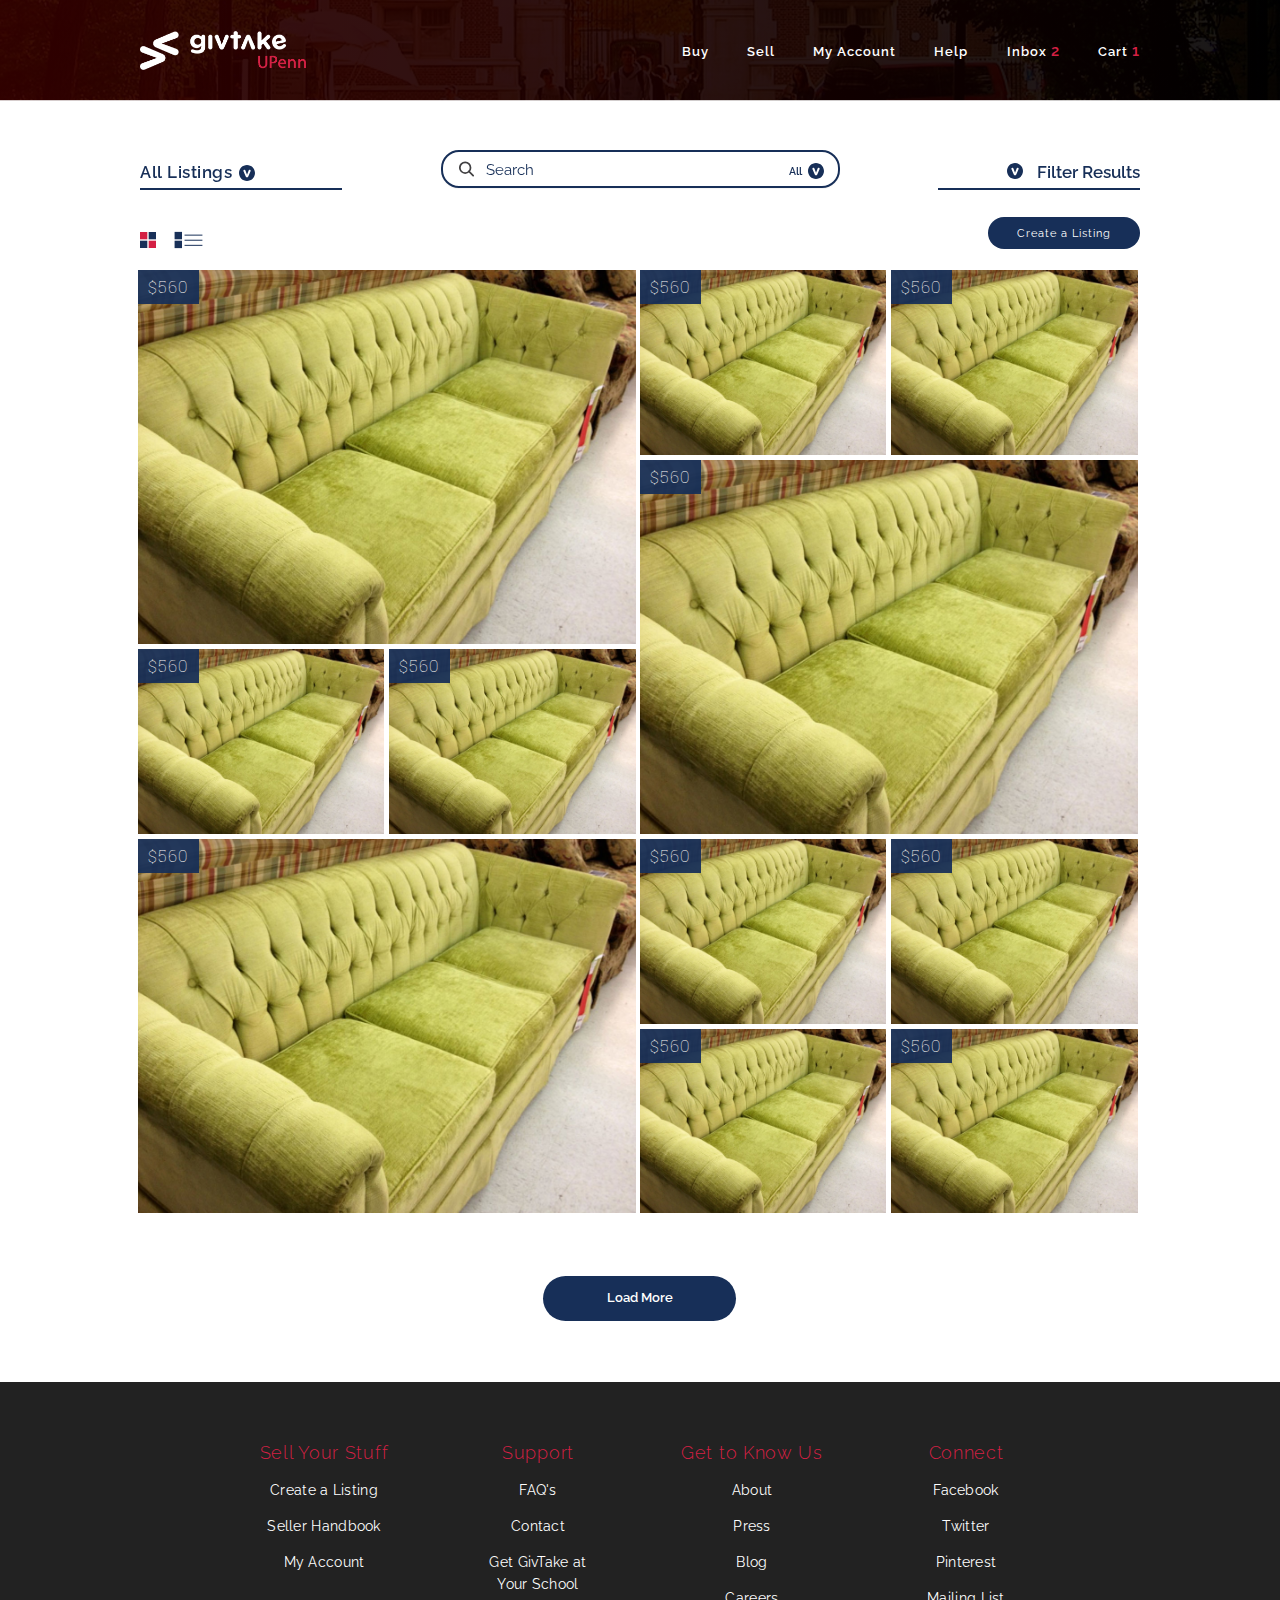
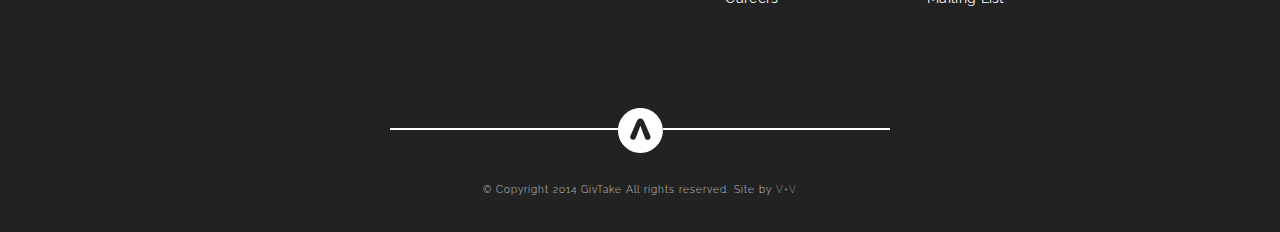
<file: listings.html>
<html>
<head>
    <meta name="viewport" content="width=device-width, initial-scale=1">
    <link href='http://fonts.googleapis.com/css?family=Raleway:400,900,800,700,600,500,300,200,100' rel='stylesheet' type='text/css'>
    <link href='http://fonts.googleapis.com/css?family=Roboto+Slab:400,700,300,100' rel='stylesheet' type='text/css'>
    <link href="http://maxcdn.bootstrapcdn.com/font-awesome/4.2.0/css/font-awesome.min.css" rel="stylesheet">
    <link rel="stylesheet" href="css/site.css">
    <title>GivTake Listings</title>
</head>
<body>
<div class="col-xs-12 listings-style" id="listings" >
        <div class="max-container">
            <div class="row header">
                <div class="mobile-menu col-xs-12 visible-xs visible-sm hidden-md hidden-lg">

                    <div class="mobile-icon-wrapper pull-center navbar-brand">
                        <img class="pull-center" src="img/mobile-header-logo.png" />
                    </div>
                    <a class="pull-left menu-link nav" id="mobile-menu-button" href="#menu">
                        <img class="menu-arrow" src="img/arrow-white.svg" />
                        <img class="menu-hamburger" src="img/hamburger.svg" />
                    </a>
                    <a class="pull-right shopping-cart nav" id="shopping-cart-button" href="#menu">
                        <img class="" src="img/arrow-white.svg" />
                    </a>

                    <div id="menu" class="side-panel" role="navigation">
                        <input type="text" placeholder="Search">
                        <img src="img/search-white.svg">
                        <ul class="list-unstyled listings-panel-list">
                            <li><h3><a href="#"><span>Buy</span></a></h3></li>
                            <li><h3><a href="#">Sell</a></h3></li>
                            <li><h5><a href="#">My Account</a></h5></li>
                            <li><h5><a href="#">Inbox <span>2</span></a></h5></li>
                            <li><h5><a href="#">Help</a></h5></li>
                            <li><h5><a href="#">Logout</a></h5></li>
                        </ul>
                    </div>
                </div>
                <nav class="navbar navbar-fixed-top mobile-navbar visible-sm visible-xs hidden-md hidden-lg ">
                    <div class="navbar-gradient-overlay"></div>
                </nav>
                <nav class="navbar navbar-fixed-top hidden-sm hidden-xs"  role="navigation">
                    <div class="navbar-gradient-overlay"></div>
                    <div class="container-fluid">
                        <ul class="nav navbar-brand navbar-left">
                            <li>
                                <a class="" href="#"> <img src="img/upenn-listing-logo.png" /> </a>
                            </li>
                        </ul>
                        <div class="collapse navbar-collapse" id="navbar-collapse-1">
                            <ul class="nav navbar-nav navbar-right">
                                <li ><a class="text-center" href="#">Buy<div class="navbar-active"></div></a></li>
                                <li><a class="text-center" href="#">Sell</a></li>
                                <li><a class="text-center" href="#">My Account</a></li>
                                <li><a class="text-center" href="#">Help</a></li>
                                <li><a class="text-center" href="#">Inbox <span>2</span></a></li>
                                <li><a class="text-center" href="#">Cart <span>1</span></a></li>
                            </ul>
                        </div><!-- /.navbar-collapse -->
                    </div><!-- /.container-fluid -->
                </nav>
            </div>
            <div class="listings-mobile visible-xs visible-sm hidden-md hidden-lg">
                <div id="listings-menu-mobile" class="mobile-dropdown-menu collapse" style="color: black; height: 0px;" aria-expanded="false">
                <div class="max-container">
                    <a href="#"  type="button" class="main-return menu-bar-button collapsed" data-toggle="collapse" data-target="#listings-menu-mobile" aria-expanded="false" aria-controls="demo">
                        <div>
                            <img src="img/x-pink.svg" />
                        </div>
                    </a>
                    <div id="mobile-main-list">
                        <h1 class="mobile-menu-title text-center">All</h1>
                        <div class="list-container">
                            <ul class="mobile-menu-list list-unstyled text-center">
                                <li><a class="mobile-menu-link" id="mobile-apparel" href="#">Apparel & Accessories</a></li>
                                <li><a class="mobile-menu-link" id="mobile-arts" href="#">Arts & Entertainment</a></li>
                                <li><a class="mobile-menu-link" id="mobile-electronics" href="#">Electronics</a></li>
                                <li><a class="mobile-menu-link" id="mobile-home" href="#">Home & Kitchen</a></li>
                                <li><a class="mobile-menu-link" id="mobile-media" href="#">Media</a></li>
                                <li><a class="mobile-menu-link" id="mobile-office" href="#">Office Supplies</a></li>
                            </ul>
                        </div>
                    </div>

                    <div id="mobile-apparel-container" class="hide-first">
                        <h4 class="main-return text-center">All Categories</h4>
                        <h1 class="mobile-menu-title text-center">Apparel</h1>
                        <div class="list-container">
                            <ul class="mobile-menu-list list-unstyled text-center">
                                <li><a  href="#">Apparel Item</a></li>
                                <li><a  href="#">Apparel Item</a></li>
                                <li><a  href="#">Apparel Item</a></li>
                                <li><a  href="#">Apparel Item</a></li>
                                <li><a  href="#">Apparel Item</a></li>
                                <li><a  href="#">Apparel Item</a></li>
                            </ul>
                        </div>
                    </div>
                    <div id="mobile-arts-container" class="hide-first">
                        <h4 class="main-return text-center">All Categories</h4>

                        <h1 class="mobile-menu-title text-center">Arts & Entertainment</h1>
                        <div class="list-container">
                            <ul class="mobile-menu-list list-unstyled text-center">
                                <li><a  href="#">Arts Item</a></li>
                                <li><a  href="#">Arts Item</a></li>
                                <li><a  href="#">Arts Item</a></li>
                                <li><a  href="#">Arts Item</a></li>
                                <li><a  href="#">Arts Item</a></li>
                                <li><a  href="#">Arts Item</a></li>
                            </ul>
                        </div>
                    </div>
                    <div id="mobile-electronics-container" class="hide-first">
                        <h4 class="main-return text-center">All Categories</h4>

                        <h1 class="mobile-menu-title text-center">Electronics</h1>
                        <div class="list-container">
                            <ul class="mobile-menu-list list-unstyled text-center">
                                <li><a  href="#">Electronics Item</a></li>
                                <li><a  href="#">Electronics Item</a></li>
                                <li><a  href="#">Electronics Item</a></li>
                                <li><a  href="#">Electronics Item</a></li>
                                <li><a  href="#">Electronics Item</a></li>
                                <li><a  href="#">Electronics Item</a></li>
                            </ul>
                        </div>
                    </div>
                    <div id="mobile-home-container" class="hide-first">
                        <h4 class="main-return text-center">All Categories</h4>

                        <h1 class="mobile-menu-title text-center">Home & Kitchen</h1>
                        <div class="list-container">
                            <ul class="mobile-menu-list list-unstyled text-center">
                                <li><a  href="#">Home Item</a></li>
                                <li><a  href="#">Home Item</a></li>
                                <li><a  href="#">Home Item</a></li>
                                <li><a  href="#">Home Item</a></li>
                                <li><a  href="#">Home Item</a></li>
                                <li><a  href="#">Home Item</a></li>
                            </ul>
                        </div>
                    </div>
                    <div id="mobile-media-container" class="hide-first">
                        <h4 class="main-return text-center">All Categories</h4>

                        <h1 class="mobile-menu-title text-center">Media</h1>
                        <div class="list-container">
                            <ul class="mobile-menu-list list-unstyled text-center">
                                <li><a  href="#">Media Item</a></li>
                                <li><a  href="#">Media Item</a></li>
                                <li><a  href="#">Media Item</a></li>
                                <li><a  href="#">Media Item</a></li>
                                <li><a  href="#">Media Item</a></li>
                                <li><a  href="#">Media Item</a></li>
                            </ul>
                        </div>
                    </div>
                    <div id="mobile-office-container" class="hide-first">
                        <h4 class="main-return text-center">All Categories</h4>

                        <h1 class="mobile-menu-title text-center">Office Supplies</h1>
                        <div class="list-container">
                            <ul class="mobile-menu-list list-unstyled text-center">
                                <li><a  href="#">Office Item</a></li>
                                <li><a  href="#">Office Item</a></li>
                                <li><a  href="#">Office Item</a></li>
                                <li><a  href="#">Office Item</a></li>
                                <li><a  href="#">Office Item</a></li>
                                <li><a  href="#">Office Item</a></li>
                            </ul>
                        </div>
                    </div>

                </div>
            </div>
                <div id="filter-menu-mobile" class="mobile-dropdown-menu collapse" style="color: black; height: 0px;" aria-expanded="false">
                <div class="max-container">

                    <a href="#"  type="button" class="main-return menu-bar-button collapsed" data-toggle="collapse" data-target="#filter-menu-mobile" aria-expanded="false" aria-controls="demo">
                        <div>
                            <img src="img/x-pink.svg" />
                        </div>
                        <h1 class="mobile-menu-title text-center">Filters</h1>
                    </a>
                    <div class="panel-group" id="filteraccordion" role="tablist" aria-multiselectable="true">
                        <div class="panel panel-default">
                            <a class="collapsed" data-toggle="collapse" data-parent="#filteraccordion" href="#filtercollapseOne" aria-expanded="false" aria-controls="filtercollapseOne">
                                <div class="panel-heading" role="tab" id="filterheadingOne">
                                    <h3 class="panel-title">
                                        Sorting
                                        <img class="pull-right right-arrow-bullet" src="img/right-arrow-bullet.png" />
                                    </h3>
                                </div>
                            </a>
                            <div id="filtercollapseOne" class="panel-collapse collapse" role="tabpanel" aria-labelledby="filterheadingOne">
                                <div class="panel-body">
                                    <ul class="list-unstyled">
                                        <li class="mobile-filter-link">
                                            <h4>Price: Low to High</h4>
                                            <input class="pull-right" type="radio" id="filter-1-1" name="filter-1" value="" checked>
                                            <label for="filter-1-1"></label>
                                        </li>
                                        <li class="mobile-filter-link">
                                            <h4>Price: High to Low</h4>
                                            <input class="pull-right" type="radio" id="filter-1-2" name="filter-1" value="">
                                            <label for="filter-1-2"></label>
                                        </li>
                                        <li class="mobile-filter-link">
                                            <h4>Most Recent Listings</h4>
                                            <input class="pull-right" type="radio" id="filter-1-3" name="filter-1" value="">
                                            <label for="filter-1-3"></label>
                                        </li>
                                        <li class="mobile-filter-link bottom-li">
                                            <h4>Seller Rating</h4>
                                            <input class="pull-right" type="radio" id="filter-1-4" name="filter-1" value="">
                                            <label for="filter-1-4"></label>
                                        </li>
                                    </ul>
                                </div>
                            </div>
                        </div>

                        <div class="panel panel-default">
                            <a class="collapsed" data-toggle="collapse" data-parent="#filteraccordion" href="#filtercollapseTwo" aria-expanded="false" aria-controls="filtercollapseTwo">
                                <div class="panel-heading" role="tab" id="filterheadingTwo">
                                    <h3 class="panel-title">
                                        Purchasing
                                        <img class="pull-right right-arrow-bullet" src="img/right-arrow-bullet.png" />
                                    </h3>
                                </div>
                            </a>
                            <div id="filtercollapseTwo" class="panel-collapse collapse" role="tabpanel" aria-labelledby="filterheadingTwo">
                                <div class="panel-body">
                                    <ul class="list-unstyled">
                                        <li class="mobile-filter-link">
                                            <h4>Meetup</h4>
                                            <input type="checkbox" id="filter-2-1" name="filter-2" value="" checked>
                                            <label for="filter-2-1"></label>
                                        </li>
                                        <li class="mobile-filter-link">
                                            <h4>Shipping</h4>
                                            <input type="checkbox" id="filter-2-2" name="filter-2" value="">
                                            <label for="filter-2-2"></label>
                                        </li>
                                        <li class="mobile-filter-link">
                                            <h4>Credit Card</h4>
                                            <input type="checkbox" id="filter-2-3" name="filter-2" value="">
                                            <label for="filter-2-3"></label>
                                        </li>
                                        <li class="mobile-filter-link bottom-li">
                                            <h4>PayPal</h4>
                                            <input type="checkbox" id="filter-2-4" name="filter-2" value="">
                                            <label for="filter-2-4"></label>
                                        </li>
                                    </ul>
                                </div>
                            </div>
                        </div>


                        <div class="panel panel-default">
                            <a class="collapsed" data-toggle="collapse" data-parent="#filteraccordion" href="#filtercollapseThree" aria-expanded="false" aria-controls="filtercollapseThree">
                                <div class="panel-heading" role="tab" id="filterheadingThree">
                                    <h3 class="panel-title">
                                        Location
                                        <img class="pull-right right-arrow-bullet" src="img/right-arrow-bullet.png" />
                                    </h3>
                                </div>
                            </a>
                            <div id="filtercollapseThree" class="panel-collapse collapse" role="tabpanel" aria-labelledby="filterheadingThree">
                                <div class="panel-body">
                                    <ul class="list-unstyled">
                                        <li class="mobile-filter-link">
                                            <h4>uPenn Only</h4>
                                            <input type="radio" id="filter-3-1" name="filter-3" value="" checked>
                                            <label for="filter-3-1"></label>
                                        </li>
                                        <li class="mobile-filter-link bottom-li">
                                            <h4>Within Philadelphia</h4>
                                            <input type="radio" id="filter-3-2" name="filter-3" value="">
                                            <label for="filter-3-2"></label>
                                        </li>
                                    </ul>
                                </div>
                            </div>
                        </div>
                    </div>
                    <div class="button-wrapper">
                        <a class="btn btn-danger">Filter Results</a><br>
                        <a class="btn btn-danger white-danger">Clear</a>
                    </div>
                </div>
            </div>
                <div class="mobile-main-content-container">
                    <div class="max-container">
                        <div class="col-xs-12">
                            <div class="col-xs-12 feature-image mobile-feature listing-image">
                    <!--//big image-->
                    <img class="img-responsive " src="img/listingplaceholders/couch.jpg" />
                    <div class="non-hover-panel-container">
                        <div class="non-hover-panel">
                            <h4 class="price-tag">$560</h4>
                        </div>
                    </div>

                        <div class="hover-panel text-center">
                            <div class="hover-panel-chop mb-lg">
                                <h3 class="text-center"> Brixton Mens Wool Cap One Size Fits All</h3>
                                <a class="btn btn-default">View Listing</a>
                                <div class="hover-bottom-bar bottom">
                                    <h5 class="pull-right">Listed at UPenn</h5>
                                </div>
                                <div class="list-icon-container meetup">
                                    <div>
                                        <div class="icon-tooltip">
                                            <div class="btn btn-info tip-bubble">Meetup
                                                <div class="tiny-box"></div>

                                            </div>
                                        </div>
                                        <img class="hover-icon" src="img/meetup-blue.svg">
                                        <img class="rollover-icon" src="img/meetup.svg">
                                    </div>
                                </div>
                                <div class="list-icon-container dropbox">
                                    <div>
                                        <div class="icon-tooltip">
                                            <div class="btn btn-info tip-bubble">Dropbox
                                                <div class="tiny-box"></div>

                                            </div>
                                        </div>
                                        <img class="hover-icon" src="img/dropbox-blue.svg">
                                        <img class="rollover-icon" src="img/dropbox.svg">
                                    </div>
                                </div>
                                <div class="list-icon-container featured">
                                    <div>
                                        <div class="icon-tooltip">
                                            <div class="btn btn-info tip-bubble">Featured Listing
                                                <div class="tiny-box"></div>

                                            </div>
                                        </div>
                                        <img class="hover-icon" src="img/featured-blue.svg">
                                        <img class="rollover-icon" src="img/featured.svg">
                                    </div>
                                </div>
                                <div class="hover-red-line"></div>
                            </div>
                        </div>

                </div>
                        </div>
                        <div class="row mobile-row">
                            <div class="col-xs-6 small-image mobile-small listing-image small-left">
                    <img class="img-responsive " src="img/listingplaceholders/couch.jpg" />
                    <div class="non-hover-panel-container">
                        <div class="non-hover-panel">
                            <h4 class="price-tag">$560</h4>
                        </div>
                    </div>
                    <div class="hover-panel text-center">
                        <div class="hover-panel-chop mb-sm">
                            <h3 class="text-center"> Converse Mens Size 14 Shoes</h3>
                            <a class="btn btn-default">View Listing</a>
                            <div class="hover-bottom-bar bottom">
                                <h5 class="pull-right">UPenn</h5>
                            </div>
                            <div class="list-icon-container meetup">
                                <div>

                                    <img class="hover-icon" src="img/meetup-blue.svg">
                                    <img class="rollover-icon" src="img/meetup.svg">
                                </div>
                            </div>
                            <div class="list-icon-container dropbox">
                                <div>
                                    <div class="icon-tooltip">
                                        <div class="btn btn-info tip-bubble">Dropbox
                                            <div class="tiny-box"></div>

                                        </div>
                                    </div>
                                    <img class="hover-icon" src="img/dropbox-blue.svg">
                                    <img class="rollover-icon" src="img/dropbox.svg">
                                </div>
                            </div>
                            <div class="list-icon-container featured">
                                <div>
                                    <div class="icon-tooltip">
                                        <div class="btn btn-info tip-bubble">Featured Listing
                                            <div class="tiny-box"></div>

                                        </div>
                                    </div>
                                    <img class="hover-icon" src="img/featured-blue.svg">
                                    <img class="rollover-icon" src="img/featured.svg">
                                </div>
                            </div>
                            <div class="hover-red-line"></div>
                        </div>
                    </div>
                </div>
                             <div class="col-xs-6 small-image mobile-small listing-image small-right">
                    <img class="img-responsive " src="img/listingplaceholders/couch.jpg" />
                    <div class="non-hover-panel-container">
                        <div class="non-hover-panel">
                            <h4 class="price-tag">$560</h4>
                        </div>
                    </div>
                    <div class="hover-panel text-center">
                        <div class="hover-panel-chop mb-sm">
                            <h3 class="text-center"> Converse Mens Size 14 Shoes</h3>
                            <a class="btn btn-default">View Listing</a>
                            <div class="hover-bottom-bar bottom">
                                <h5 class="pull-right">UPenn</h5>
                            </div>
                            <div class="list-icon-container meetup">
                                <div>

                                    <img class="hover-icon" src="img/meetup-blue.svg">
                                    <img class="rollover-icon" src="img/meetup.svg">
                                </div>
                            </div>
                            <div class="list-icon-container dropbox">
                                <div>
                                    <div class="icon-tooltip">
                                        <div class="btn btn-info tip-bubble">Dropbox
                                            <div class="tiny-box"></div>

                                        </div>
                                    </div>
                                    <img class="hover-icon" src="img/dropbox-blue.svg">
                                    <img class="rollover-icon" src="img/dropbox.svg">
                                </div>
                            </div>
                            <div class="list-icon-container featured">
                                <div>
                                    <div class="icon-tooltip">
                                        <div class="btn btn-info tip-bubble">Featured Listing
                                            <div class="tiny-box"></div>

                                        </div>
                                    </div>
                                    <img class="hover-icon" src="img/featured-blue.svg">
                                    <img class="rollover-icon" src="img/featured.svg">
                                </div>
                            </div>
                            <div class="hover-red-line"></div>
                        </div>
                    </div>
                </div>
                        </div>
                        <div class="col-xs-12 feature-image mobile-feature listing-image">
                <!--//big image-->
                <img class="img-responsive " src="img/listingplaceholders/couch.jpg" />
                <div class="non-hover-panel-container">
                    <div class="non-hover-panel">
                        <h4 class="price-tag">$560</h4>
                    </div>
                </div>
                <div class="hover-panel text-center">
                    <div class="hover-panel-chop mb-lg">
                        <h3 class="text-center"> Brixton Mens Wool Cap One Size Fits All</h3>
                        <a class="btn btn-default">View Listing</a>
                        <div class="hover-bottom-bar bottom">
                            <h5 class="pull-right">Listed by <a href="#">john.smith </a>at <a href="#">UPenn</a></h5>
                        </div>
                        <div class="list-icon-container meetup">
                            <div>
                                <div class="icon-tooltip">
                                    <div class="btn btn-info tip-bubble">Meetup
                                        <div class="tiny-box"></div>

                                    </div>
                                </div>
                                <img class="hover-icon" src="img/meetup-blue.svg">
                                <img class="rollover-icon" src="img/meetup.svg">
                            </div>
                        </div>
                        <div class="list-icon-container dropbox">
                            <div>
                                <div class="icon-tooltip">
                                    <div class="btn btn-info tip-bubble">Dropbox
                                        <div class="tiny-box"></div>

                                    </div>
                                </div>
                                <img class="hover-icon" src="img/dropbox-blue.svg">
                                <img class="rollover-icon" src="img/dropbox.svg">
                            </div>
                        </div>
                        <div class="list-icon-container featured">
                            <div>
                                <div class="icon-tooltip">
                                    <div class="btn btn-info tip-bubble">Featured Listing
                                        <div class="tiny-box"></div>

                                    </div>
                                </div>
                                <img class="hover-icon" src="img/featured-blue.svg">
                                <img class="rollover-icon" src="img/featured.svg">
                            </div>
                        </div>

                        <div class="hover-red-line"></div>
                    </div>
                </div>

            </div>
                        <div class="row mobile-row">
                            <div class="col-xs-6 small-image mobile-small listing-image small-left">
                    <img class="img-responsive " src="img/listingplaceholders/couch.jpg" />
                    <div class="non-hover-panel-container">
                        <div class="non-hover-panel">
                            <h4 class="price-tag">$560</h4>
                        </div>
                    </div>
                    <div class="hover-panel text-center">
                        <div class="hover-panel-chop mb-sm">
                            <h3 class="text-center"> Converse Mens Size 14 Shoes</h3>
                            <a class="btn btn-default">View Listing</a>
                            <div class="hover-bottom-bar bottom">
                                <h5 class="pull-right">UPenn</h5>
                            </div>
                            <div class="list-icon-container meetup">
                                <div>

                                    <img class="hover-icon" src="img/meetup-blue.svg">
                                    <img class="rollover-icon" src="img/meetup.svg">
                                </div>
                            </div>
                            <div class="list-icon-container dropbox">
                                <div>
                                    <div class="icon-tooltip">
                                        <div class="btn btn-info tip-bubble">Dropbox
                                            <div class="tiny-box"></div>

                                        </div>
                                    </div>
                                    <img class="hover-icon" src="img/dropbox-blue.svg">
                                    <img class="rollover-icon" src="img/dropbox.svg">
                                </div>
                            </div>
                            <div class="list-icon-container featured">
                                <div>
                                    <div class="icon-tooltip">
                                        <div class="btn btn-info tip-bubble">Featured Listing
                                            <div class="tiny-box"></div>

                                        </div>
                                    </div>
                                    <img class="hover-icon" src="img/featured-blue.svg">
                                    <img class="rollover-icon" src="img/featured.svg">
                                </div>
                            </div>
                            <div class="hover-red-line"></div>
                        </div>
                    </div>
                </div>
                            <div class="col-xs-6 small-image mobile-small listing-image small-right">
                    <img class="img-responsive " src="img/listingplaceholders/couch.jpg" />
                    <div class="non-hover-panel-container">
                        <div class="non-hover-panel">
                            <h4 class="price-tag">$560</h4>
                        </div>
                    </div>
                    <div class="hover-panel text-center">
                        <div class="hover-panel-chop mb-sm">
                            <h3 class="text-center"> Converse Mens Size 14 Shoes</h3>
                            <a class="btn btn-default">View Listing</a>
                            <div class="hover-bottom-bar bottom">
                                <h5 class="pull-right">UPenn</h5>
                            </div>
                            <div class="list-icon-container meetup">
                                <div>

                                    <img class="hover-icon" src="img/meetup-blue.svg">
                                    <img class="rollover-icon" src="img/meetup.svg">
                                </div>
                            </div>
                            <div class="list-icon-container dropbox">
                                <div>
                                    <div class="icon-tooltip">
                                        <div class="btn btn-info tip-bubble">Dropbox
                                            <div class="tiny-box"></div>

                                        </div>
                                    </div>
                                    <img class="hover-icon" src="img/dropbox-blue.svg">
                                    <img class="rollover-icon" src="img/dropbox.svg">
                                </div>
                            </div>
                            <div class="list-icon-container featured">
                                <div>
                                    <div class="icon-tooltip">
                                        <div class="btn btn-info tip-bubble">Featured Listing
                                            <div class="tiny-box"></div>

                                        </div>
                                    </div>
                                    <img class="hover-icon" src="img/featured-blue.svg">
                                    <img class="rollover-icon" src="img/featured.svg">
                                </div>
                            </div>
                            <div class="hover-red-line"></div>
                        </div>
                    </div>
                </div>
                        </div>
                        <div class="button-wrapper">
                            <a class="btn btn-info">Load More</a>
                        </div>
                    </div>
                </div>
                <div class="listings-menu-bar-container">
                    <nav id="mobile-secondary-nav" class="navbar navbar-fixed-top">
                <div class="max-container">
                    <div class="row">
                        <div class="col-xs-6 shopping-menu-wrapper ">
                            <a  href="#"  type="button" class=" pull-left menu-bar-button collapsed" data-toggle="collapse" data-target="#listings-menu-mobile" aria-expanded="false" aria-controls="demo">
                                <h4>All Listings</h4>
                                <img class="all-listings-bullet" src="img/blue-right-bullet.svg"/>
                            </a>
                            <div class="menu-bar-underline pull-left"></div>

                        </div>
                        <div class="col-xs-6 filter-results-menu-wrapper pull-right">
                            <a href="#"type="button"  class="menu-bar-button pull-right collapsed " data-toggle="collapse" data-target="#filter-menu-mobile" aria-expanded="false" aria-controls="demo">

                                <img class="filter-results-bullet" src="img/blue-right-bullet.svg"/>
                                <span class="pull-right">Filter Results</span>
                            </a>
                            <div class="menu-bar-underline pull-right"></div>

                        </div>
                    </div>
                </div>
            </nav>
                </div>
            </div>
            <div class="listings-menu-bar-container-desktop hidden-xs hidden-sm visible-md visible-lg">
                <nav class="navbar navbar-fixed-top">

                    <div class="max-container">
                        <div class="row">
                            <div class="col-xs-4 shopping-menu-wrapper ">
                                <a id="all-listings-button" href="#"  type="button" class="all-listings-button pull-left menu-bar-button collapsed" data-toggle="collapse" data-target="#listings-menu" aria-expanded="false" aria-controls="demo">
                                    <h4>All Listings</h4>
                                    <img class="all-listings-bullet" src="img/blue-right-bullet.svg"/>
                                    <div class="menu-bar-underline "></div>
                                </a>
                            </div>
                            <div class="col-xs-4 search-bar-wrapper pull-center">
                                <div class="panel-group" id="searchAccordion" role="tablist" aria-multiselectable="true">
                                    <div class="panel" id="search-panel">
                                        <img class="search-icon" src="img/search.svg"/>
                                        <input type="text" id="listings-search-bar" placeholder="Search">
                                        <a class="collapsed" data-toggle="collapse" data-parent="#searchAccordion" href="#searchcollapseOne" aria-expanded="false" aria-controls="searchcollapseOne">
                                            <div class="panel-heading" role="tab" id="searchheadingOne">
                                                <img class="search-bullet" src="img/blue-right-bullet.svg" />
                                                <div>All</div>
                                            </div>
                                        </a>
                                        <div id="searchcollapseOne" class="panel-collapse collapse" role="tabpanel" aria-labelledby="searchheadingOne">
                                            <div class="panel-body">
                                                <div class="search-panel-divider"></div>
                                                <ul class="list-unstyled text-right">
                                                    <li class="search-title"><a href="#">All</a></li>
                                                    <li><a href="#">Apparel & Accessories</a></li>
                                                    <li><a href="#">Arts & Entertainment</a></li>
                                                    <li><a href="#">Electronics</a></li>
                                                    <li><a href="#">Home & Kitchen</a></li>
                                                    <li><a href="#">Media</a></li>
                                                    <li><a href="#">Office Supplies</a></li>
                                                    <li class="last-item"><a href="#">Sporting Goods</a></li>
                                                </ul>
                                            </div>
                                        </div>
                                    </div>
                                </div>
                            </div>
                            <div class="col-xs-4 filter-results-menu-wrapper pull-right">
                                <a href="#"type="button" id="filter-results-desktop-button" class="menu-bar-button pull-right collapsed " data-toggle="collapse" data-target="#filter-menu" aria-expanded="false" aria-controls="demo">
                                    <img class="filter-results-bullet" src="img/blue-right-bullet.svg"/>
                                    <span class="pull-right">Filter Results</span>
                                    <div class="menu-bar-underline"></div>

                                </a>
                            </div>
                        </div>
                    </div>

                </nav>
            </div>
            <div class="collapsible-menu-container hidden-xs hidden-sm visible-md visible-lg">
                <div class="max-container">
                    <div id="listings-menu" class="collapse" style="color: black; height: 0px;" aria-expanded="false">
                        <div class="col-xs-12 collapsible-menu-title text-center">All</div>
                        <div class="row">
                            <div class="col-xs-4">
                                <ul class="list-unstyled text-left collapsible-menu-list">
                                    <li>
                                        <a id="apparrel" href="#">
                                        Apparrel & Accessories
                                        </a>
                                    </li>
                                    <li>
                                        <a id="arts" href="#">
                                        Arts & Entertainment
                                        </a>
                                    </li>
                                    <li><a id="electronics" href="#">Electronics</a></li>
                                </ul>
                            </div>
                            <div class="col-xs-4">
                                <ul class="list-unstyled text-center collapsible-menu-list">
                                    <li>
                                        <a id="home" href="#">
                                            Home & Kitchen
                                        </a>
                                    </li>
                                    <li>
                                        <a id="media" href="#">
                                            Media
                                        </a>
                                    </li>
                                    <li>
                                        <a id="office" href="#">
                                            Office Supplies
                                        </a>
                                    </li>
                                </ul>
                            </div>
                            <div class="col-xs-4">
                                <ul class="list-unstyled text-right collapsible-menu-list">
                                    <li>
                                        <a id="sporting" href="#">
                                            Sporting Goods
                                        </a>
                                    </li>
                                    <li>
                                        <a id="additional" href="#">
                                            Aditional Category
                                        </a>
                                    </li>
                                    <li>
                                        <a id="optional" href="#">
                                            Optional Category
                                        </a>
                                    </li>
                                </ul>
                            </div>
                        </div>
                    </div>


                    <div id="secondary-listings-menu" class="collapse"  >
                            <div id="apparrel-container" class=" hide-first">
                                <div class="col-xs-12 collapsible-menu-title text-center">Apparrel</div>
                                <div class="row">
                                    <div class="col-xs-4">
                                        <ul class="list-unstyled text-left collapsible-menu-list">
                                            <li><a>List Item</a></li>
                                            <li><a>List Item</a></li>
                                            <li><a>List Item</a></li>
                                        </ul>
                                    </div>
                                    <div class="col-xs-4">
                                        <ul class="list-unstyled text-center collapsible-menu-list">
                                            <li><a>List Item</a></li>
                                            <li><a>List Item</a></li>
                                            <li><a>List Item</a></li>
                                        </ul>
                                    </div>
                                    <div class="col-xs-4">
                                        <ul class="list-unstyled text-right collapsible-menu-list">
                                            <li><a>List Item</a></li>
                                            <li><a>List Item</a></li>
                                            <li><a>List Item</a></li>
                                        </ul>
                                    </div>
                                </div>
                            </div>
                            <div id="arts-container" class="hide-first">
                                <div class="col-xs-12 collapsible-menu-title text-center">Arts</div>
                                <div class="row">
                                    <div class="col-xs-4">
                                        <ul class="list-unstyled text-left collapsible-menu-list">
                                            <li><a>List Item</a></li>
                                            <li><a>List Item</a></li>
                                            <li><a>List Item</a></li>
                                        </ul>
                                    </div>
                                    <div class="col-xs-4">
                                        <ul class="list-unstyled text-center collapsible-menu-list">
                                            <li><a>List Item</a></li>
                                            <li><a>List Item</a></li>
                                            <li><a>List Item</a></li>
                                        </ul>
                                    </div>
                                    <div class="col-xs-4">
                                        <ul class="list-unstyled text-right collapsible-menu-list">
                                            <li><a>List Item</a></li>
                                            <li><a>List Item</a></li>
                                            <li><a>List Item</a></li>
                                        </ul>
                                    </div>
                                </div>
                            </div>
                            <div id="electronics-container" class="hide-first">
                                <div class="col-xs-12 collapsible-menu-title text-center">Electronics</div>
                                <div class="row">
                                    <div class="col-xs-4">
                                        <ul class="list-unstyled text-left collapsible-menu-list">
                                            <li><a>List Item</a></li>
                                            <li><a>List Item</a></li>
                                            <li><a>List Item</a></li>
                                        </ul>
                                    </div>
                                    <div class="col-xs-4">
                                        <ul class="list-unstyled text-center collapsible-menu-list">
                                            <li><a>List Item</a></li>
                                            <li><a>List Item</a></li>
                                            <li><a>List Item</a></li>
                                        </ul>
                                    </div>
                                    <div class="col-xs-4">
                                        <ul class="list-unstyled text-right collapsible-menu-list">
                                            <li><a>List Item</a></li>
                                            <li><a>List Item</a></li>
                                            <li><a>List Item</a></li>
                                        </ul>
                                    </div>
                                </div>
                            </div>
                            <div id="home-container" class=" hide-first">
                                <div class="col-xs-12 collapsible-menu-title text-center">Home & Kitchen</div>
                                <div class="row">
                                    <div class="col-xs-4">
                                        <ul class="list-unstyled text-left collapsible-menu-list">
                                            <li><a>List Item</a></li>
                                            <li><a>List Item</a></li>
                                            <li><a>List Item</a></li>
                                        </ul>
                                    </div>
                                    <div class="col-xs-4">
                                        <ul class="list-unstyled text-center collapsible-menu-list">
                                            <li><a>List Item</a></li>
                                            <li><a>List Item</a></li>
                                            <li><a>List Item</a></li>
                                        </ul>
                                    </div>
                                    <div class="col-xs-4">
                                        <ul class="list-unstyled text-right collapsible-menu-list">
                                            <li><a>List Item</a></li>
                                            <li><a>List Item</a></li>
                                            <li><a>List Item</a></li>
                                        </ul>
                                    </div>
                                </div>
                            </div>
                            <div id="media-container" class="hide-first">
                                <div class="col-xs-12 collapsible-menu-title text-center">Media</div>
                                <div class="row">
                                    <div class="col-xs-4">
                                        <ul class="list-unstyled text-left collapsible-menu-list">
                                            <li><a>List Item</a></li>
                                            <li><a>List Item</a></li>
                                            <li><a>List Item</a></li>
                                        </ul>
                                    </div>
                                    <div class="col-xs-4">
                                        <ul class="list-unstyled text-center collapsible-menu-list">
                                            <li><a>List Item</a></li>
                                            <li><a>List Item</a></li>
                                            <li><a>List Item</a></li>
                                        </ul>
                                    </div>
                                    <div class="col-xs-4">
                                        <ul class="list-unstyled text-right collapsible-menu-list">
                                            <li><a>List Item</a></li>
                                            <li><a>List Item</a></li>
                                            <li><a>List Item</a></li>
                                        </ul>
                                    </div>
                                </div>
                            </div>
                            <div id="office-container" class="hide-first">
                                <div class="col-xs-12 collapsible-menu-title text-center">Office Supplies</div>
                                <div class="row">
                                    <div class="col-xs-4">
                                        <ul class="list-unstyled text-left collapsible-menu-list">
                                            <li><a>List Item</a></li>
                                            <li><a>List Item</a></li>
                                            <li><a>List Item</a></li>
                                        </ul>
                                    </div>
                                    <div class="col-xs-4">
                                        <ul class="list-unstyled text-center collapsible-menu-list">
                                            <li><a>List Item</a></li>
                                            <li><a>List Item</a></li>
                                            <li><a>List Item</a></li>
                                        </ul>
                                    </div>
                                    <div class="col-xs-4">
                                        <ul class="list-unstyled text-right collapsible-menu-list">
                                            <li><a>List Item</a></li>
                                            <li><a>List Item</a></li>
                                            <li><a>List Item</a></li>
                                        </ul>
                                    </div>
                                </div>
                            </div>
                            <div id="sporting-container" class=" hide-first">
                                <div class="col-xs-12 collapsible-menu-title text-center">Sporting Goods</div>
                                <div class="row">
                                    <div class="col-xs-4">
                                        <ul class="list-unstyled text-left collapsible-menu-list">
                                            <li><a>List Item</a></li>
                                            <li><a>List Item</a></li>
                                            <li><a>List Item</a></li>
                                        </ul>
                                    </div>
                                    <div class="col-xs-4">
                                        <ul class="list-unstyled text-center collapsible-menu-list">
                                            <li><a>List Item</a></li>
                                            <li><a>List Item</a></li>
                                            <li><a>List Item</a></li>
                                        </ul>
                                    </div>
                                    <div class="col-xs-4">
                                        <ul class="list-unstyled text-right collapsible-menu-list">
                                            <li><a>List Item</a></li>
                                            <li><a>List Item</a></li>
                                            <li><a>List Item</a></li>
                                        </ul>
                                    </div>
                                </div>
                            </div>
                            <div id="additional-container" class="hide-first">
                                <div class="col-xs-12 collapsible-menu-title text-center">Additional</div>
                                <div class="row">
                                    <div class="col-xs-4">
                                        <ul class="list-unstyled text-left collapsible-menu-list">
                                            <li><a>List Item</a></li>
                                            <li><a>List Item</a></li>
                                            <li><a>List Item</a></li>
                                        </ul>
                                    </div>
                                    <div class="col-xs-4">
                                        <ul class="list-unstyled text-center collapsible-menu-list">
                                            <li><a>List Item</a></li>
                                            <li><a>List Item</a></li>
                                            <li><a>List Item</a></li>
                                        </ul>
                                    </div>
                                    <div class="col-xs-4">
                                        <ul class="list-unstyled text-right collapsible-menu-list">
                                            <li><a>List Item</a></li>
                                            <li><a>List Item</a></li>
                                            <li><a>List Item</a></li>
                                        </ul>
                                    </div>
                                </div>
                            </div>
                            <div id="optional-container" class="hide-first">
                                <div class="col-xs-12 collapsible-menu-title text-center">Optional</div>
                                <div class="row">
                                    <div class="col-xs-4">
                                        <ul class="list-unstyled text-left collapsible-menu-list">
                                            <li><a>List Item</a></li>
                                            <li><a>List Item</a></li>
                                            <li><a>List Item</a></li>
                                        </ul>
                                    </div>
                                    <div class="col-xs-4">
                                        <ul class="list-unstyled text-center collapsible-menu-list">
                                            <li><a>List Item</a></li>
                                            <li><a>List Item</a></li>
                                            <li><a>List Item</a></li>
                                        </ul>
                                    </div>
                                    <div class="col-xs-4">
                                        <ul class="list-unstyled text-right collapsible-menu-list">
                                            <li><a>List Item</a></li>
                                            <li><a>List Item</a></li>
                                            <li><a>List Item</a></li>
                                        </ul>
                                    </div>
                                </div>
                            </div>
                    </div>



                    <div id="filter-menu" class="collapse" aria-expanded="false">
                        <div class="col-xs-12">
                            <div class="row">
                                <div class="filter-col">
                                        <ul>
                                            <li class="filter-list-title list-unstyled">
                                                <h3 class="">Sorting</h3>
                                            </li>
                                            <li class="filter-list-item list-unstyled">
                                                <h4 class="">Price: Low to High</h4>
                                            </li>
                                            <li class="filter-list-item list-unstyled">
                                                <h4 class="">Price: High to Low</h4>
                                            </li>
                                            <li class="filter-list-item list-unstyled">
                                                <h4 class="">Most Recent Listings</h4>
                                            </li>
                                            <li class="filter-list-item list-unstyled">
                                                <h4 class="">Seller Rating</h4>
                                            </li>
                                        </ul>
                                </div>
                                <div class="radio-col">
                                    <form>
                                        <ul class="bullet-list">
                                            <li>
                                                <input class="pull-right" type="radio" id="filter-desktop-1-1" name="filter-desktop-1" value="" checked>
                                                <label for="filter-desktop-1-1"></label>
                                            </li>
                                            <li>
                                                <input class="pull-right" type="radio" id="filter-desktop-1-2" name="filter-desktop-1" value="">
                                                <label for="filter-desktop-1-2"></label>
                                            </li>
                                            <li>
                                                <input class="pull-right" type="radio" id="filter-desktop-1-3" name="filter-desktop-1" value="">
                                                <label for="filter-desktop-1-3"></label>
                                            </li>
                                            <li>
                                                <input class="pull-right" type="radio" id="filter-desktop-1-4" name="filter-desktop-1" value="">
                                                <label for="filter-desktop-1-4"></label>
                                            </li>
                                        </ul>




                                    </form>
                                </div>
                                <div class="filter-col">
                                    <ul>
                                        <li class="filter-list-title list-unstyled">
                                            <h3 class="">Purchasing</h3>
                                        </li>
                                        <li class="filter-list-item list-unstyled">
                                            <h4 class="">Meetup</h4>
                                        </li>
                                        <li class="filter-list-item list-unstyled">
                                            <h4 class="">Shipping</h4>
                                        </li>
                                        <li class="filter-list-item list-unstyled">
                                            <h4 class="">Credit Card</h4>
                                        </li>
                                        <li class="filter-list-item list-unstyled">
                                            <h4 class="">PayPal</h4>
                                        </li>
                                    </ul>
                                </div>
                                <div class="radio-col">
                                    <form>
                                        <ul class="bullet-list">
                                            <li>
                                                <input class="pull-right" type="checkbox" id="filter-desktop-2-1" name="filter-desktop-2" value="">
                                                <label for="filter-desktop-2-1"></label>
                                            </li>
                                            <li>
                                                <input class="pull-right" type="checkbox" id="filter-desktop-2-2" name="filter-desktop-2" value="">
                                                <label for="filter-desktop-2-2"></label>
                                            </li>
                                            <li>
                                                <input class="pull-right" type="checkbox" id="filter-desktop-2-3" name="filter-desktop-2" value="">
                                                <label for="filter-desktop-2-3"></label>
                                            </li>
                                            <li>
                                                <input class="pull-right" type="checkbox" id="filter-desktop-2-4" name="filter-desktop-2" value="">
                                                <label for="filter-desktop-2-4"></label>
                                            </li>
                                        </ul>
                                    </form>
                                </div>
                                <div class="filter-col">
                                    <ul>
                                        <li class="filter-list-title list-unstyled">
                                            <h3 class="">Location</h3>
                                        </li>
                                        <li class="filter-list-item list-unstyled">
                                            <h4 class="">uPenn Only</h4>
                                        </li>
                                        <li class="filter-list-item list-unstyled">
                                            <h4 class="">Within Philadelphia</h4>
                                        </li>

                                    </ul>
                                </div>
                                <div class="radio-col last-radio-col">
                                    <form>
                                        <ul class="bullet-list">
                                            <li>
                                                <input class="pull-right" type="radio" id="filter-desktop-3-1" name="filter-desktop-3" value="" checked>
                                                <label for="filter-desktop-3-1"></label>
                                            </li>
                                            <li>
                                                <input class="pull-right" type="radio" id="filter-desktop-3-2" name="filter-desktop-3" value="">
                                                <label for="filter-desktop-3-2"></label>
                                            </li>

                                        </ul>
                                    </form>
                                </div>
                            </div>
                        </div>
                    </div>
                </div>
            </div>
            <div class="listings-content-container hidden-xs hidden-sm visible-md visible-lg">
                <div class="listings-content-menu col-xs-12">
                    <div class="max-container">
                        <div class="row">
                            <div class="col-xs-6 pull-left">
                                <a href="#" id="grid-view-button">
                                    <img id="grid-view-active" src="img/grid-active.svg"/>
                                    <img id="grid-view-inactive" src="img/grid-inactive.svg"/>
                                </a>
                                <a href="#" id="list-view-button">
                                    <img id="list-view-active" src="img/list-active.svg"/>
                                    <img id="list-view-inactive" src="img/list-inactive.svg"/>
                                </a>
                            </div>
                            <div class="col-xs-6">
                                <a class="pull-right btn btn-info">Create a Listing</a>
                            </div>
                        </div>
                    </div>
                </div>
                <div id="listings-grid-view">
                <div class="col-xs-12 template-one">
                    <div class="max-container">
                        <div class="row">
                            <!--left section-->
                            <div class="col-md-6 listing-column">
                                <div class="col-xs-12 feature-image listing-image">
                                <!--//big image-->
                                <img class="img-responsive " src="img/listingplaceholders/couch.jpg" />
                                <div class="non-hover-panel-container">
                                    <div class="non-hover-panel">
                                        <h4 class="price-tag">$560</h4>
                                    </div>
                                </div>
                                <a href="#">
                                <div class="hover-panel text-center">
                                    <div class="hover-panel-chop dt-lg">
                                        <h3 class="text-center"> Brixton Mens Wool Cap One Size Fits All</h3>
                                        <a class="btn btn-default">View Listing</a>
                                        <div class="hover-bottom-bar bottom">
                                            <h5 class="pull-right">Listed by <a href="#">john.smith </a>at <a href="#">UPenn</a></h5>
                                        </div>
                                        <div class="list-icon-container meetup">
                                            <div>
                                                <div class="icon-tooltip">
                                                    <div class="btn btn-info tip-bubble">Meetup
                                                        <div class="tiny-box"></div>

                                                    </div>
                                                </div>
                                                <img class="hover-icon" src="img/meetup-blue.svg">
                                                <img class="rollover-icon" src="img/meetup.svg">
                                            </div>
                                        </div>
                                        <div class="list-icon-container dropbox">
                                            <div>
                                                <div class="icon-tooltip">
                                                    <div class="btn btn-info tip-bubble">Dropbox
                                                        <div class="tiny-box"></div>

                                                    </div>
                                                </div>
                                                <img class="hover-icon" src="img/dropbox-blue.svg">
                                                <img class="rollover-icon" src="img/dropbox.svg">
                                            </div>
                                        </div>
                                        <div class="list-icon-container featured">
                                            <div>
                                                <div class="icon-tooltip">
                                                    <div class="btn btn-info tip-bubble">Featured Listing
                                                        <div class="tiny-box"></div>

                                                    </div>
                                                </div>
                                                <img class="hover-icon" src="img/featured-blue.svg">
                                                <img class="rollover-icon" src="img/featured.svg">
                                            </div>
                                        </div>

                                        <div class="hover-red-line"></div>
                                    </div>
                                </div>
                                </a>
                            </div>

                                <div class="col-xs-6 small-image desktop listing-image">
                                    <!--//big image-->
                                    <img class="img-responsive " src="img/listingplaceholders/couch.jpg" />
                                    <div class="non-hover-panel-container">
                                        <div class="non-hover-panel">
                                            <h4 class="price-tag">$560</h4>
                                        </div>
                                    </div>
                                    <a href="#">
                                    <div class="hover-panel text-center">
                                        <div class="hover-panel-chop dt-sm">
                                            <h3 class="text-center"> Converse Mens Size 14 Shoes</h3>
                                            <a class="btn btn-default">View Listing</a>
                                            <div class="hover-bottom-bar bottom">
                                                <h5 class="pull-right">By <a href="#">john.smith </a>at <a href="#">UPenn</a></h5>
                                            </div>
                                            <div class="list-icon-container meetup">
                                                <div>
                                                    <div class="icon-tooltip">
                                                        <div class="btn btn-info tip-bubble">Meetup
                                                            <div class="tiny-box"></div>
                                                        </div>
                                                    </div>
                                                    <img class="hover-icon" src="img/meetup-blue.svg">
                                                    <img class="rollover-icon" src="img/meetup.svg">
                                                </div>
                                            </div>
                                            <div class="list-icon-container dropbox">
                                                <div>
                                                    <div class="icon-tooltip">
                                                        <div class="btn btn-info tip-bubble">Dropbox
                                                            <div class="tiny-box"></div>
                                                        </div>
                                                    </div>
                                                    <img class="hover-icon" src="img/dropbox-blue.svg">
                                                    <img class="rollover-icon" src="img/dropbox.svg">
                                                </div>
                                            </div>
                                            <div class="list-icon-container featured">
                                                <div>
                                                    <div class="icon-tooltip">
                                                        <div class="btn btn-info tip-bubble">Featured Listing
                                                            <div class="tiny-box"></div>
                                                        </div>
                                                    </div>
                                                    <img class="hover-icon" src="img/featured-blue.svg">
                                                    <img class="rollover-icon" src="img/featured.svg">
                                                </div>
                                            </div>
                                            <div class="hover-red-line"></div>
                                        </div>
                                    </div>
                                    </a>
                                </div>
                                <div class="col-xs-6 small-image desktop listing-image right-side">
                                    <!--//big image-->
                                    <img class="img-responsive " src="img/listingplaceholders/couch.jpg" />
                                    <div class="non-hover-panel-container">
                                        <div class="non-hover-panel">
                                            <h4 class="price-tag">$560</h4>
                                        </div>
                                    </div>
                                    <a href="#">
                                    <div class="hover-panel text-center">
                                        <div class="hover-panel-chop dt-sm">
                                            <h3 class="text-center"> Converse Mens Size 14 Shoes</h3>
                                            <a class="btn btn-default">View Listing</a>
                                            <div class="hover-bottom-bar bottom">
                                                <h5 class="pull-right">By <a href="#">john.smith </a>at <a href="#">UPenn</a></h5>
                                            </div>
                                            <div class="list-icon-container meetup">
                                                <div>
                                                    <div class="icon-tooltip">
                                                        <div class="btn btn-info tip-bubble">Meetup
                                                            <div class="tiny-box"></div>
                                                        </div>
                                                    </div>
                                                    <img class="hover-icon" src="img/meetup-blue.svg">
                                                    <img class="rollover-icon" src="img/meetup.svg">
                                                </div>
                                            </div>
                                            <div class="list-icon-container dropbox">
                                                <div>
                                                    <div class="icon-tooltip">
                                                        <div class="btn btn-info tip-bubble">Dropbox
                                                            <div class="tiny-box"></div>
                                                        </div>
                                                    </div>
                                                    <img class="hover-icon" src="img/dropbox-blue.svg">
                                                    <img class="rollover-icon" src="img/dropbox.svg">
                                                </div>
                                            </div>
                                            <div class="list-icon-container featured">
                                                <div>
                                                    <div class="icon-tooltip">
                                                        <div class="btn btn-info tip-bubble">Featured Listing
                                                            <div class="tiny-box"></div>
                                                        </div>
                                                    </div>
                                                    <img class="hover-icon" src="img/featured-blue.svg">
                                                    <img class="rollover-icon" src="img/featured.svg">
                                                </div>
                                            </div>
                                            <div class="hover-red-line"></div>
                                        </div>
                                    </div>
                                    </a>
                                </div>
                            </div>
                            <!--right section -->
                            <div class="col-md-6 listing-column">
                                <!--<div class="">-->
                                <div class="col-xs-6 small-image desktop listing-image">
                                    <!--//big image-->
                                    <img class="img-responsive " src="img/listingplaceholders/couch.jpg" />
                                    <div class="non-hover-panel-container">
                                        <div class="non-hover-panel">
                                            <h4 class="price-tag">$560</h4>
                                        </div>
                                    </div>
                                    <a href="#">
                                    <div class="hover-panel text-center">
                                        <div class="hover-panel-chop dt-sm">
                                            <h3 class="text-center"> Converse Mens Size 14 Shoes</h3>
                                            <a class="btn btn-default">View Listing</a>
                                            <div class="hover-bottom-bar bottom">
                                                <h5 class="pull-right">By <a href="#">john.smith </a>at <a href="#">UPenn</a></h5>
                                            </div>
                                            <div class="list-icon-container meetup">
                                                <div>
                                                    <div class="icon-tooltip">
                                                        <div class="btn btn-info tip-bubble">Meetup
                                                            <div class="tiny-box"></div>
                                                        </div>
                                                    </div>
                                                    <img class="hover-icon" src="img/meetup-blue.svg">
                                                    <img class="rollover-icon" src="img/meetup.svg">
                                                </div>
                                            </div>
                                            <div class="list-icon-container dropbox">
                                                <div>
                                                    <div class="icon-tooltip">
                                                        <div class="btn btn-info tip-bubble">Dropbox
                                                            <div class="tiny-box"></div>

                                                        </div>
                                                    </div>
                                                    <img class="hover-icon" src="img/dropbox-blue.svg">
                                                    <img class="rollover-icon" src="img/dropbox.svg">
                                                </div>
                                            </div>
                                            <div class="list-icon-container featured">
                                                <div>
                                                    <div class="icon-tooltip">
                                                        <div class="btn btn-info tip-bubble">Featured Listing
                                                            <div class="tiny-box"></div>
                                                        </div>
                                                    </div>
                                                    <img class="hover-icon" src="img/featured-blue.svg">
                                                    <img class="rollover-icon" src="img/featured.svg">
                                                </div>
                                            </div>
                                            <div class="hover-red-line"></div>
                                        </div>
                                    </div>
                                    </a>
                                </div>
                                <div class="col-xs-6 small-image desktop listing-image  right-side">
                                    <!--//big image-->
                                    <img class="img-responsive " src="img/listingplaceholders/couch.jpg" />
                                    <div class="non-hover-panel-container">
                                        <div class="non-hover-panel">
                                            <h4 class="price-tag">$560</h4>
                                        </div>
                                    </div>
                                    <a href="#">
                                    <div class="hover-panel text-center">
                                        <div class="hover-panel-chop dt-sm">
                                            <h3 class="text-center"> Converse Mens Size 14 Shoes</h3>
                                            <a class="btn btn-default">View Listing</a>
                                            <div class="hover-bottom-bar bottom">
                                                <h5 class="pull-right">By <a href="#">john.smith </a>at <a href="#">UPenn</a></h5>
                                            </div>
                                            <div class="list-icon-container meetup">
                                                <div>
                                                    <div class="icon-tooltip">
                                                        <div class="btn btn-info tip-bubble">Meetup
                                                            <div class="tiny-box"></div>
                                                        </div>
                                                    </div>
                                                    <img class="hover-icon" src="img/meetup-blue.svg">
                                                    <img class="rollover-icon" src="img/meetup.svg">
                                                </div>
                                            </div>
                                            <div class="list-icon-container dropbox">
                                                <div>
                                                    <div class="icon-tooltip">
                                                        <div class="btn btn-info tip-bubble">Dropbox
                                                            <div class="tiny-box"></div>
                                                        </div>
                                                    </div>
                                                    <img class="hover-icon" src="img/dropbox-blue.svg">
                                                    <img class="rollover-icon" src="img/dropbox.svg">
                                                </div>
                                            </div>
                                            <div class="list-icon-container featured">
                                                <div>
                                                    <div class="icon-tooltip">
                                                        <div class="btn btn-info tip-bubble">Featured Listing
                                                            <div class="tiny-box"></div>
                                                        </div>
                                                    </div>
                                                    <img class="hover-icon" src="img/featured-blue.svg">
                                                    <img class="rollover-icon" src="img/featured.svg">
                                                </div>
                                            </div>
                                            <div class="hover-red-line"></div>
                                        </div>
                                    </div>
                                    </a>
                                </div>
                                <div class="col-xs-12 feature-image listing-image">
                                    <!--//big image-->
                                    <img class="img-responsive " src="img/listingplaceholders/couch.jpg" />
                                    <div class="non-hover-panel-container">
                                        <div class="non-hover-panel">
                                            <h4 class="price-tag">$560</h4>
                                        </div>
                                    </div>
                                    <a href="#">
                                    <div class="hover-panel text-center">

                                        <div class="hover-panel-chop dt-lg">
                                            <h3 class="text-center"> Brixton Mens Wool Cap One Size Fits All</h3>
                                            <a class="btn btn-default">View Listing</a>
                                            <div class="hover-bottom-bar bottom">
                                                <h5 class="pull-right">Listed by <a href="#">john.smith </a>at <a href="#">UPenn</a></h5>
                                            </div>
                                            <div class="list-icon-container meetup">
                                                <div>
                                                    <div class="icon-tooltip">
                                                        <div class="btn btn-info tip-bubble">Meetup
                                                            <div class="tiny-box"></div>
                                                        </div>
                                                    </div>
                                                    <img class="hover-icon" src="img/meetup-blue.svg">
                                                    <img class="rollover-icon" src="img/meetup.svg">
                                                </div>
                                            </div>
                                            <div class="list-icon-container dropbox">
                                                <div>
                                                    <div class="icon-tooltip">
                                                        <div class="btn btn-info tip-bubble">Dropbox
                                                            <div class="tiny-box"></div>
                                                        </div>
                                                    </div>
                                                    <img class="hover-icon" src="img/dropbox-blue.svg">
                                                    <img class="rollover-icon" src="img/dropbox.svg">
                                                </div>
                                            </div>
                                            <div class="list-icon-container featured">
                                                <div>
                                                    <div class="icon-tooltip">
                                                        <div class="btn btn-info tip-bubble">Featured Listing
                                                            <div class="tiny-box"></div>
                                                        </div>
                                                    </div>
                                                    <img class="hover-icon" src="img/featured-blue.svg">
                                                    <img class="rollover-icon" src="img/featured.svg">
                                                </div>
                                            </div>

                                            <div class="hover-red-line"></div>
                                        </div>
                                    </div>
                                    </a>

                                </div>
                                <!--</div>-->
                            </div>
                        </div>
                    </div>
                </div>
                <div class="col-xs-12 additional-row">
                    <div class="max-container">
                        <div class="row">
                            <div class="col-md-6 listing-column">
                                <div class="row">
                                    <div class="col-xs-12 feature-image listing-image">
                                    <!--//big image-->
                                    <img class="img-responsive " src="img/listingplaceholders/couch.jpg" />
                                    <div class="non-hover-panel-container">
                                        <div class="non-hover-panel">
                                            <h4 class="price-tag">$560</h4>
                                        </div>
                                    </div>
                                    <a href="#">
                                    <div class="hover-panel text-center">
                                        <div class="hover-panel-chop dt-lg">
                                            <h3 class="text-center"> Brixton Mens Wool Cap One Size Fits All</h3>
                                            <a class="btn btn-default">View Listing</a>
                                            <div class="hover-bottom-bar bottom">
                                                <h5 class="pull-right">Listed by <a href="#">john.smith </a>at <a href="#">UPenn</a></h5>
                                            </div>
                                            <div class="list-icon-container meetup">
                                                <div>
                                                    <div class="icon-tooltip">
                                                        <div class="btn btn-info tip-bubble">Meetup
                                                            <div class="tiny-box"></div>

                                                        </div>
                                                    </div>
                                                    <img class="hover-icon" src="img/meetup-blue.svg">
                                                    <img class="rollover-icon" src="img/meetup.svg">
                                                </div>
                                            </div>
                                            <div class="list-icon-container dropbox">
                                                <div>
                                                    <div class="icon-tooltip">
                                                        <div class="btn btn-info tip-bubble">Dropbox
                                                            <div class="tiny-box"></div>

                                                        </div>
                                                    </div>
                                                    <img class="hover-icon" src="img/dropbox-blue.svg">
                                                    <img class="rollover-icon" src="img/dropbox.svg">
                                                </div>
                                            </div>
                                            <div class="list-icon-container featured">
                                                <div>
                                                    <div class="icon-tooltip">
                                                        <div class="btn btn-info tip-bubble">Featured Listing
                                                            <div class="tiny-box"></div>

                                                        </div>
                                                    </div>
                                                    <img class="hover-icon" src="img/featured-blue.svg">
                                                    <img class="rollover-icon" src="img/featured.svg">
                                                </div>
                                            </div>

                                            <div class="hover-red-line"></div>
                                        </div>
                                    </div>
                                    </a>

                                </div>
                                </div>
                            </div>
                            <div class="col-md-6 listing-column">
                                <div class="row">
                                    <div class="col-xs-6 small-image desktop listing-image">
                                    <!--//big image-->
                                    <img class="img-responsive " src="img/listingplaceholders/couch.jpg" />
                                    <div class="non-hover-panel-container">
                                        <div class="non-hover-panel">
                                            <h4 class="price-tag">$560</h4>
                                        </div>
                                    </div>
                                    <a href="#">
                                    <div class="hover-panel text-center">
                                        <div class="hover-panel-chop dt-sm">
                                            <h3 class="text-center"> Converse Mens Size 14 Shoes</h3>
                                            <a class="btn btn-default">View Listing</a>
                                            <div class="hover-bottom-bar bottom">
                                                <h5 class="pull-right">By <a href="#">john.smith </a>at <a href="#">UPenn</a></h5>
                                            </div>
                                            <div class="list-icon-container meetup">
                                                <div>
                                                    <div class="icon-tooltip">
                                                        <div class="btn btn-info tip-bubble">Meetup
                                                            <div class="tiny-box"></div>
                                                        </div>
                                                    </div>
                                                    <img class="hover-icon" src="img/meetup-blue.svg">
                                                    <img class="rollover-icon" src="img/meetup.svg">
                                                </div>
                                            </div>
                                            <div class="list-icon-container dropbox">
                                                <div>
                                                    <div class="icon-tooltip">
                                                        <div class="btn btn-info tip-bubble">Dropbox
                                                            <div class="tiny-box"></div>

                                                        </div>
                                                    </div>
                                                    <img class="hover-icon" src="img/dropbox-blue.svg">
                                                    <img class="rollover-icon" src="img/dropbox.svg">
                                                </div>
                                            </div>
                                            <div class="list-icon-container featured">
                                                <div>
                                                    <div class="icon-tooltip">
                                                        <div class="btn btn-info tip-bubble">Featured Listing
                                                            <div class="tiny-box"></div>
                                                        </div>
                                                    </div>
                                                    <img class="hover-icon" src="img/featured-blue.svg">
                                                    <img class="rollover-icon" src="img/featured.svg">
                                                </div>
                                            </div>
                                            <div class="hover-red-line"></div>
                                        </div>
                                    </div>
                                    </a>
                                </div>
                                    <div class="col-xs-6 small-image desktop listing-image right-side">
                                        <!--//big image-->
                                        <img class="img-responsive " src="img/listingplaceholders/couch.jpg" />
                                        <div class="non-hover-panel-container">
                                            <div class="non-hover-panel">
                                                <h4 class="price-tag">$560</h4>
                                            </div>
                                        </div>
                                        <a href="#">
                                        <div class="hover-panel text-center">
                                            <div class="hover-panel-chop dt-sm">
                                                <h3 class="text-center"> Converse Mens Size 14 Shoes</h3>
                                                <a class="btn btn-default">View Listing</a>
                                                <div class="hover-bottom-bar bottom">
                                                    <h5 class="pull-right">By <a href="#">john.smith </a>at <a href="#">UPenn</a></h5>
                                                </div>
                                                <div class="list-icon-container meetup">
                                                    <div>
                                                        <div class="icon-tooltip">
                                                            <div class="btn btn-info tip-bubble">Meetup
                                                                <div class="tiny-box"></div>
                                                            </div>
                                                        </div>
                                                        <img class="hover-icon" src="img/meetup-blue.svg">
                                                        <img class="rollover-icon" src="img/meetup.svg">
                                                    </div>
                                                </div>
                                                <div class="list-icon-container dropbox">
                                                    <div>
                                                        <div class="icon-tooltip">
                                                            <div class="btn btn-info tip-bubble">Dropbox
                                                                <div class="tiny-box"></div>
                                                            </div>
                                                        </div>
                                                        <img class="hover-icon" src="img/dropbox-blue.svg">
                                                        <img class="rollover-icon" src="img/dropbox.svg">
                                                    </div>
                                                </div>
                                                <div class="list-icon-container featured">
                                                    <div>
                                                        <div class="icon-tooltip">
                                                            <div class="btn btn-info tip-bubble">Featured Listing
                                                                <div class="tiny-box"></div>
                                                            </div>
                                                        </div>
                                                        <img class="hover-icon" src="img/featured-blue.svg">
                                                        <img class="rollover-icon" src="img/featured.svg">
                                                    </div>
                                                </div>
                                                <div class="hover-red-line"></div>
                                            </div>
                                        </div>
                                        </a>
                                    </div>
                                    <div class="col-xs-6 small-image desktop listing-image">
                                        <!--//big image-->
                                        <img class="img-responsive " src="img/listingplaceholders/couch.jpg" />
                                        <div class="non-hover-panel-container">
                                            <div class="non-hover-panel">
                                                <h4 class="price-tag">$560</h4>
                                            </div>
                                        </div>
                                        <a href="#">
                                        <div class="hover-panel text-center">
                                            <div class="hover-panel-chop dt-sm">
                                                <h3 class="text-center"> Converse Mens Size 14 Shoes</h3>
                                                <a class="btn btn-default">View Listing</a>
                                                <div class="hover-bottom-bar bottom">
                                                    <h5 class="pull-right">By <a href="#">john.smith </a>at <a href="#">UPenn</a></h5>
                                                </div>
                                                <div class="list-icon-container meetup">
                                                    <div>
                                                        <div class="icon-tooltip">
                                                            <div class="btn btn-info tip-bubble">Meetup
                                                                <div class="tiny-box"></div>
                                                            </div>
                                                        </div>
                                                        <img class="hover-icon" src="img/meetup-blue.svg">
                                                        <img class="rollover-icon" src="img/meetup.svg">
                                                    </div>
                                                </div>
                                                <div class="list-icon-container dropbox">
                                                    <div>
                                                        <div class="icon-tooltip">
                                                            <div class="btn btn-info tip-bubble">Dropbox
                                                                <div class="tiny-box"></div>
                                                            </div>
                                                        </div>
                                                        <img class="hover-icon" src="img/dropbox-blue.svg">
                                                        <img class="rollover-icon" src="img/dropbox.svg">
                                                    </div>
                                                </div>
                                                <div class="list-icon-container featured">
                                                    <div>
                                                        <div class="icon-tooltip">
                                                            <div class="btn btn-info tip-bubble">Featured Listing
                                                                <div class="tiny-box"></div>
                                                            </div>
                                                        </div>
                                                        <img class="hover-icon" src="img/featured-blue.svg">
                                                        <img class="rollover-icon" src="img/featured.svg">
                                                    </div>
                                                </div>
                                                <div class="hover-red-line"></div>
                                            </div>
                                        </div>
                                        </a>
                                    </div>
                                    <div class="col-xs-6 small-image desktop listing-image right-side">
                                        <img class="img-responsive " src="img/listingplaceholders/couch.jpg" />
                                        <div class="non-hover-panel-container">
                                            <div class="non-hover-panel">
                                                <h4 class="price-tag">$560</h4>
                                            </div>
                                        </div>
                                        <a href="#">
                                        <div class="hover-panel text-center">
                                            <div class="hover-panel-chop dt-sm">
                                                <h3 class="text-center"> Converse Mens Size 14 Shoes</h3>
                                                <a class="btn btn-default">View Listing</a>
                                                <div class="hover-bottom-bar bottom">
                                                    <h5 class="pull-right">By <a href="#">john.smith </a>at <a href="#">UPenn</a></h5>
                                                </div>
                                                <div class="list-icon-container meetup">
                                                    <div>
                                                        <div class="icon-tooltip">
                                                            <div class="btn btn-info tip-bubble">Meetup
                                                                <div class="tiny-box"></div>
                                                            </div>
                                                        </div>
                                                        <img class="hover-icon" src="img/meetup-blue.svg">
                                                        <img class="rollover-icon" src="img/meetup.svg">
                                                    </div>
                                                </div>
                                                <div class="list-icon-container dropbox">
                                                    <div>
                                                        <div class="icon-tooltip">
                                                            <div class="btn btn-info tip-bubble">Dropbox
                                                                <div class="tiny-box"></div>
                                                            </div>
                                                        </div>
                                                        <img class="hover-icon" src="img/dropbox-blue.svg">
                                                        <img class="rollover-icon" src="img/dropbox.svg">
                                                    </div>
                                                </div>
                                                <div class="list-icon-container featured">
                                                    <div>
                                                        <div class="icon-tooltip">
                                                            <div class="btn btn-info tip-bubble">Featured Listing
                                                                <div class="tiny-box"></div>
                                                            </div>
                                                        </div>
                                                        <img class="hover-icon" src="img/featured-blue.svg">
                                                        <img class="rollover-icon" src="img/featured.svg">
                                                    </div>
                                                </div>
                                                <div class="hover-red-line"></div>
                                            </div>
                                        </div>
                                        </a>
                                    </div>
                                </div>
                            </div>
                        </div>
                        <div class="button-wrapper">
                            <a class="btn btn-info">Load More</a>
                        </div>
                    </div>
                </div>
            </div>
                <div id="listings-list-view">
                <div class="col-xs-12">
                    <div class="max-container">
                        <div class="row listing-block">
                            <div class="list-left-elements col-xs-8">
                                <div class="row">
                                    <div class="image-container col-xs-4">
                                        <img class="listings-view-image" src="img/listingplaceholders/couch.jpg" />
                                    </div>
                                    <div class="list-info-container col-xs-8">
                                        <dl class="title-and-price">
                                            <dt class="item-title">Green Couch with Pullout</dt>
                                            <dd class="item-price">$56</dd>
                                        </dl>
                                        <dl class="lister">
                                            <dt>Listed by</dt>
                                            <a href="#"><dd class="lister-name">john.smith</dd></a>
                                        </dl>
                                    </div>
                                </div>
                            </div>
                            <div class="list-right-elements col-xs-4">
                                <div class="row">
                                    <a class="btn btn-danger view-individual-listing-btn">View Listing</a>
                                    <div class="list-icon-container">
                                        <h5 class="school-icon">uPenn</h5>
                                        <div class="meetup-container">
                                            <img src="img/meetup.svg" class=" icon-rollover"/>
                                            <img src="img/meetup-blue.svg" class="listing-icon"/>
                                            <div class="icon-tooltip">
                                                <div class="btn btn-info tip-bubble meetup-tooltip">Meetup
                                                    <div class="tiny-box"></div>
                                                </div>
                                            </div>
                                        </div>
                                        <div>
                                            <img src="img/dropbox.svg" class="icon-rollover"/>
                                            <img src="img/dropbox-blue.svg" class="listing-icon"/>
                                            <div class="icon-tooltip dropbox-tooltip">
                                                <div class="btn btn-info tip-bubble">Dropbox
                                                    <div class="tiny-box"></div>
                                                </div>
                                            </div>
                                        </div>
                                        <div>
                                            <img src="img/featured.svg" class="icon-rollover"/>
                                            <img src="img/featured-blue.svg" class="listing-icon"/>
                                            <div class="icon-tooltip">
                                                <div class="btn btn-info tip-bubble featured-tooltip">Featured Listing
                                                    <div class="tiny-box"></div>
                                                </div>
                                            </div>
                                        </div>
                                    </div>
                                </div>
                            </div>
                        </div>
                    </div>
                </div>
                <div class="col-xs-12 grey-block">
                    <div class="max-container">
                        <div class="row listing-block">
                            <div class="list-left-elements col-xs-8">
                                <div class="row">
                                    <div class="image-container col-xs-4">
                                        <img class="listings-view-image" src="img/listingplaceholders/couch.jpg" />
                                    </div>
                                    <div class="list-info-container col-xs-8">
                                        <dl class="title-and-price">
                                            <dt class="item-title">Green Couch with Pullout</dt>
                                            <dd class="item-price">$56</dd>
                                        </dl>
                                        <dl class="lister">
                                            <dt>Listed by</dt>
                                            <a href="#"><dd class="lister-name">john.smith</dd></a>
                                        </dl>
                                    </div>
                                </div>
                            </div>
                            <div class="list-right-elements col-xs-4">
                                <div class="row">
                                    <a class="btn btn-danger view-individual-listing-btn">View Listing</a>
                                    <div class="list-icon-container">
                                        <h5 class="school-icon">uPenn</h5>
                                        <div class="meetup-container">
                                            <img src="img/meetup.svg" class=" icon-rollover"/>
                                            <img src="img/meetup-blue.svg" class="listing-icon"/>
                                            <div class="icon-tooltip">
                                                <div class="btn btn-info tip-bubble meetup-tooltip">Meetup
                                                    <div class="tiny-box"></div>
                                                </div>
                                            </div>
                                        </div>
                                        <div>
                                            <img src="img/dropbox.svg" class="icon-rollover"/>
                                            <img src="img/dropbox-blue.svg" class="listing-icon"/>
                                            <div class="icon-tooltip dropbox-tooltip">
                                                <div class="btn btn-info tip-bubble">Dropbox
                                                    <div class="tiny-box"></div>
                                                </div>
                                            </div>
                                        </div>
                                        <div>
                                            <img src="img/featured.svg" class="icon-rollover"/>
                                            <img src="img/featured-blue.svg" class="listing-icon"/>
                                            <div class="icon-tooltip">
                                                <div class="btn btn-info tip-bubble featured-tooltip">Featured Listing
                                                    <div class="tiny-box"></div>
                                                </div>
                                            </div>
                                        </div>
                                    </div>
                                </div>
                            </div>
                        </div>

                    </div>
                </div>
                <div class="col-xs-12">
                    <div class="max-container">
                        <div class="row listing-block">
                            <div class="list-left-elements col-xs-8">
                                <div class="row">
                                    <div class="image-container col-xs-4">
                                        <img class="listings-view-image" src="img/listingplaceholders/couch.jpg" />
                                    </div>
                                    <div class="list-info-container col-xs-8">
                                        <dl class="title-and-price">
                                            <dt class="item-title">Green Couch with Pullout</dt>
                                            <dd class="item-price">$56</dd>
                                        </dl>
                                        <dl class="lister">
                                            <dt>Listed by</dt>
                                            <a href="#"><dd class="lister-name">john.smith</dd></a>
                                        </dl>
                                    </div>
                                </div>
                            </div>
                            <div class="list-right-elements col-xs-4">
                                <div class="row">
                                    <a class="btn btn-danger view-individual-listing-btn">View Listing</a>
                                    <div class="list-icon-container">
                                        <h5 class="school-icon">uPenn</h5>
                                        <div class="meetup-container">
                                            <img src="img/meetup.svg" class=" icon-rollover"/>
                                            <img src="img/meetup-blue.svg" class="listing-icon"/>
                                            <div class="icon-tooltip">
                                                <div class="btn btn-info tip-bubble meetup-tooltip">Meetup
                                                    <div class="tiny-box"></div>
                                                </div>
                                            </div>
                                        </div>
                                        <div>
                                            <img src="img/dropbox.svg" class="icon-rollover"/>
                                            <img src="img/dropbox-blue.svg" class="listing-icon"/>
                                            <div class="icon-tooltip dropbox-tooltip">
                                                <div class="btn btn-info tip-bubble">Dropbox
                                                    <div class="tiny-box"></div>
                                                </div>
                                            </div>
                                        </div>
                                        <div>
                                            <img src="img/featured.svg" class="icon-rollover"/>
                                            <img src="img/featured-blue.svg" class="listing-icon"/>
                                            <div class="icon-tooltip">
                                                <div class="btn btn-info tip-bubble featured-tooltip">Featured Listing
                                                    <div class="tiny-box"></div>
                                                </div>
                                            </div>
                                        </div>
                                    </div>
                                </div>
                            </div>
                        </div>

                    </div>

                </div>
                <div class="col-xs-12 grey-block">
                    <div class="max-container">
                        <div class="row listing-block">
                            <div class="list-left-elements col-xs-8">
                                <div class="row">
                                    <div class="image-container col-xs-4">
                                        <img class="listings-view-image" src="img/listingplaceholders/couch.jpg" />
                                    </div>
                                    <div class="list-info-container col-xs-8">
                                        <dl class="title-and-price">
                                            <dt class="item-title">Green Couch with Pullout</dt>
                                            <dd class="item-price">$56</dd>
                                        </dl>
                                        <dl class="lister">
                                            <dt>Listed by</dt>
                                            <a href="#"><dd class="lister-name">john.smith</dd></a>
                                        </dl>
                                    </div>
                                </div>
                            </div>
                            <div class="list-right-elements col-xs-4">
                                <div class="row">
                                    <a class="btn btn-danger view-individual-listing-btn">View Listing</a>
                                    <div class="list-icon-container">
                                        <h5 class="school-icon">uPenn</h5>
                                        <div class="meetup-container">
                                            <img src="img/meetup.svg" class=" icon-rollover"/>
                                            <img src="img/meetup-blue.svg" class="listing-icon"/>
                                            <div class="icon-tooltip">
                                                <div class="btn btn-info tip-bubble meetup-tooltip">Meetup
                                                    <div class="tiny-box"></div>
                                                </div>
                                            </div>
                                        </div>
                                        <div>
                                            <img src="img/dropbox.svg" class="icon-rollover"/>
                                            <img src="img/dropbox-blue.svg" class="listing-icon"/>
                                            <div class="icon-tooltip dropbox-tooltip">
                                                <div class="btn btn-info tip-bubble">Dropbox
                                                    <div class="tiny-box"></div>
                                                </div>
                                            </div>
                                        </div>
                                        <div>
                                            <img src="img/featured.svg" class="icon-rollover"/>
                                            <img src="img/featured-blue.svg" class="listing-icon"/>
                                            <div class="icon-tooltip">
                                                <div class="btn btn-info tip-bubble featured-tooltip">Featured Listing
                                                    <div class="tiny-box"></div>
                                                </div>
                                            </div>
                                        </div>
                                    </div>
                                </div>
                            </div>
                        </div>
                    </div>
                </div>
                <div class="col-xs-12">
                    <div class="max-container">
                        <div class="row listing-block">
                            <div class="list-left-elements col-xs-8">
                                <div class="row">
                                    <div class="image-container col-xs-4">
                                        <img class="listings-view-image" src="img/listingplaceholders/couch.jpg" />
                                    </div>
                                    <div class="list-info-container col-xs-8">
                                        <dl class="title-and-price">
                                            <dt class="item-title">Green Couch with Pullout</dt>
                                            <dd class="item-price">$56</dd>
                                        </dl>
                                        <dl class="lister">
                                            <dt>Listed by</dt>
                                            <a href="#"><dd class="lister-name">john.smith</dd></a>
                                        </dl>
                                    </div>
                                </div>
                            </div>
                            <div class="list-right-elements col-xs-4">
                                <div class="row">
                                    <a class="btn btn-danger view-individual-listing-btn">View Listing</a>
                                    <div class="list-icon-container">
                                        <h5 class="school-icon">uPenn</h5>
                                        <div class="meetup-container">
                                            <img src="img/meetup.svg" class=" icon-rollover"/>
                                            <img src="img/meetup-blue.svg" class="listing-icon"/>
                                            <div class="icon-tooltip">
                                                <div class="btn btn-info tip-bubble meetup-tooltip">Meetup
                                                    <div class="tiny-box"></div>
                                                </div>
                                            </div>
                                        </div>
                                        <div>
                                            <img src="img/dropbox.svg" class="icon-rollover"/>
                                            <img src="img/dropbox-blue.svg" class="listing-icon"/>
                                            <div class="icon-tooltip dropbox-tooltip">
                                                <div class="btn btn-info tip-bubble">Dropbox
                                                    <div class="tiny-box"></div>
                                                </div>
                                            </div>
                                        </div>
                                        <div>
                                            <img src="img/featured.svg" class="icon-rollover"/>
                                            <img src="img/featured-blue.svg" class="listing-icon"/>
                                            <div class="icon-tooltip">
                                                <div class="btn btn-info tip-bubble featured-tooltip">Featured Listing
                                                    <div class="tiny-box"></div>
                                                </div>
                                            </div>
                                        </div>
                                    </div>
                                </div>
                            </div>
                        </div>
                    </div>
                </div>
                <div class="button-wrapper">
                    <a class="btn btn-info">Load More</a>
                </div>
                </div>
            </div>
        </div>
        <div class="container col-xs-12 footer">
                    <div class="row">
                        <div class="footer-menu-wrapper hidden-xs hidden-sm">
                            <div class="footer-column">
                                <ul class="list-unstyled  text-center">
                                    <li class="footer-title"><h3 class="color-red">Sell Your Stuff</h3></li>
                                    <li class="footer-link"><h4><a href="#">Create a Listing</a></h4></li>
                                    <li class="footer-link"><h4><a href="#">Seller Handbook</a></h4></li>
                                    <li class="footer-link"><h4><a href="#">My Account</a></h4></li>
                                </ul>
                            </div>
                            <div class="footer-column  text-center">
                                <ul class="list-unstyled">
                                    <li class="footer-title"><h3 class="color-red">Support</h3></li>
                                    <li class="footer-link"><h4><a href="#">FAQ's</a></h4></li>
                                    <li class="footer-link"><h4><a href="#">Contact</a></h4></li>
                                    <li class="footer-link"><h4><a href="#">Get GivTake at<br>Your School</a></h4></li>
                                </ul>
                            </div>
                            <div class="footer-column  text-center">
                                <ul class="list-unstyled">
                                    <li class="footer-title"><h3 class="color-red">Get to Know Us</h3></li>
                                    <li class="footer-link"><h4><a href="#">About</a></h4></li>
                                    <li class="footer-link"><h4><a href="#">Press</a></h4></li>
                                    <li class="footer-link"><h4><a href="#">Blog</a></h4></li>
                                    <li class="footer-link"><h4><a href="#">Careers</a></h4></li>
                                </ul>
                            </div>
                            <div class="footer-column">
                                <ul class="list-unstyled text-center">
                                    <li class="footer-title"><h3 class="color-red">Connect</h3></li>
                                    <li class="footer-link"><h4><a href="#">Facebook</a></h4></li>
                                    <li class="footer-link"><h4><a href="#">Twitter</a></h4></li>
                                    <li class="footer-link"><h4><a href="#">Pinterest</a></h4></li>
                                    <li class="footer-link"><h4><a href="#">Mailing List</a></h4></li>
                                </ul>
                            </div>
                        </div>
                        <div class="mobile-wrapper visible-xs visible-sm hidden-md hidden-lg">
                            <div class="panel-group" id="accordion" role="tablist" aria-multiselectable="true">
                                <div class="panel panel-default">
                                    <a class="collapsed" data-toggle="collapse" data-parent="#accordion" href="#collapseOne" aria-expanded="false" aria-controls="collapseOne">
                                        <div class="panel-heading" role="tab" id="headingOne">
                                            <h3 class="panel-title">
                                                <strong class="color-red">Sell Your Stuff</strong>
                                                <img class="pull-right right-arrow-bullet" src="img/right-arrow-bullet.png" />
                                            </h3>
                                        </div>
                                    </a>
                                    <div id="collapseOne" class="panel-collapse collapse" role="tabpanel" aria-labelledby="headingOne">
                                        <div class="panel-body">
                                            <ul class="list-unstyled">
                                                <li class="mobile-footer-link"><h4><a href="#">FAQ's</a></h4></li>
                                                <li class="mobile-footer-link"><h4><a href="#">Contact</a></h4></li>
                                                <li class="mobile-footer-link"><h4><a href="#">Get GivTake at Your School</a></h4></li>
                                            </ul>
                                        </div>
                                    </div>
                                </div>
                                <div class="panel panel-default">
                                    <a class="collapsed" data-toggle="collapse" data-parent="#accordion" href="#collapseTwo" aria-expanded="false" aria-controls="collapseTwo">
                                        <div class="panel-heading" role="tab" id="headingTwo">
                                            <h3 class="panel-title">
                                                <strong class="color-red">Support</strong>
                                                <img class="pull-right right-arrow-bullet" src="img/right-arrow-bullet.png" />
                                            </h3>
                                        </div>
                                    </a>
                                    <div id="collapseTwo" class="panel-collapse collapse" role="tabpanel" aria-labelledby="headingTwo">
                                        <div class="panel-body">
                                            <ul class="list-unstyled">
                                                <li class="mobile-footer-link"><h4><a href="#">FAQ's</a></h4></li>
                                                <li class="mobile-footer-link"><h4><a href="#">Contact</a></h4></li>
                                                <li class="mobile-footer-link"><h4><a href="#">Get GivTake at Your School</a></h4></li>
                                            </ul>
                                        </div>
                                    </div>
                                </div>


                                <div class="panel panel-default">
                                    <a class="collapsed" data-toggle="collapse" data-parent="#accordion" href="#collapseThree" aria-expanded="false" aria-controls="collapseThree">
                                        <div class="panel-heading" role="tab" id="headingThree">
                                            <h3 class="panel-title">
                                                <strong class="color-red">Get to Know GivTake</strong>
                                                <img class="pull-right right-arrow-bullet" src="img/right-arrow-bullet.png" />
                                            </h3>
                                        </div>
                                    </a>
                                    <div id="collapseThree" class="panel-collapse collapse" role="tabpanel" aria-labelledby="headingThree">
                                        <div class="panel-body">
                                            <ul class="list-unstyled">
                                                <li class="mobile-footer-link"><h4><a href="#">About</a></h4></li>
                                                <li class="mobile-footer-link"><h4><a href="#">Press</a></h4></li>
                                                <li class="mobile-footer-link"><h4><a href="#">Blog</a></h4></li>
                                                <li class="mobile-footer-link"><h4><a href="#">Careers</a></h4></li>
                                            </ul>
                                        </div>
                                    </div>
                                </div>


                                <div class="panel panel-default">
                                    <a class="collapsed" data-toggle="collapse" data-parent="#accordion" href="#collapseFour" aria-expanded="false" aria-controls="collapseFour">
                                        <div class="panel-heading" role="tab" id="headingFour">
                                            <h3 class="panel-title">
                                                <strong class="color-red">Connect</strong>
                                                <img class="pull-right right-arrow-bullet" src="img/right-arrow-bullet.png" />
                                            </h3>
                                        </div>
                                    </a>
                                    <div id="collapseFour" class="panel-collapse collapse" role="tabpanel" aria-labelledby="headingFour">
                                        <div class="panel-body">
                                            <ul class="list-unstyled">
                                                <li class="mobile-footer-link"><h4><a href="#">Facebook</a></h4></li>
                                                <li class="mobile-footer-link"><h4><a href="#">Twitter</a></h4></li>
                                                <li class="mobile-footer-link"><h4><a href="#">Pinterest</a></h4></li>
                                                <li class="mobile-footer-link"><h4><a href="#">Mailing List</a></h4></li>
                                            </ul>
                                        </div>
                                    </div>
                                </div>


                            </div>
                        </div>
                    </div>
                    <div class="col-xs-12">
                        <div class="footer-arrow-wrapper">
                            <div class="footer-arrow-line"></div>
                            <div class="top-link-wrapper">
                                <a id="top-of-page-link" href="#top-of-page">
                                    <img src="img/top.svg" />
                                </a>
                            </div>
                        </div>
                    </div>
                    <div class="col-xs-12">
                        <div class="footer-copyright-wrapper text-center">
                            &copy; Copyright 2014 GivTake All rights reserved. Site by <a href="http://www.verbalplusvisual.com/">V+V</a>
                        </div>
                    </div>

                </div>
    </div>
<script type="text/javascript" src="js/jquery-2.1.1.min.js"></script>
<script type="text/javascript" src="js/bigSlide.min.js"></script>
<script type="text/javascript" src="js/bootstrap.min.js"></script>
<script type="text/javascript" src="js/main.js"></script>
</body>
</html>
</file>
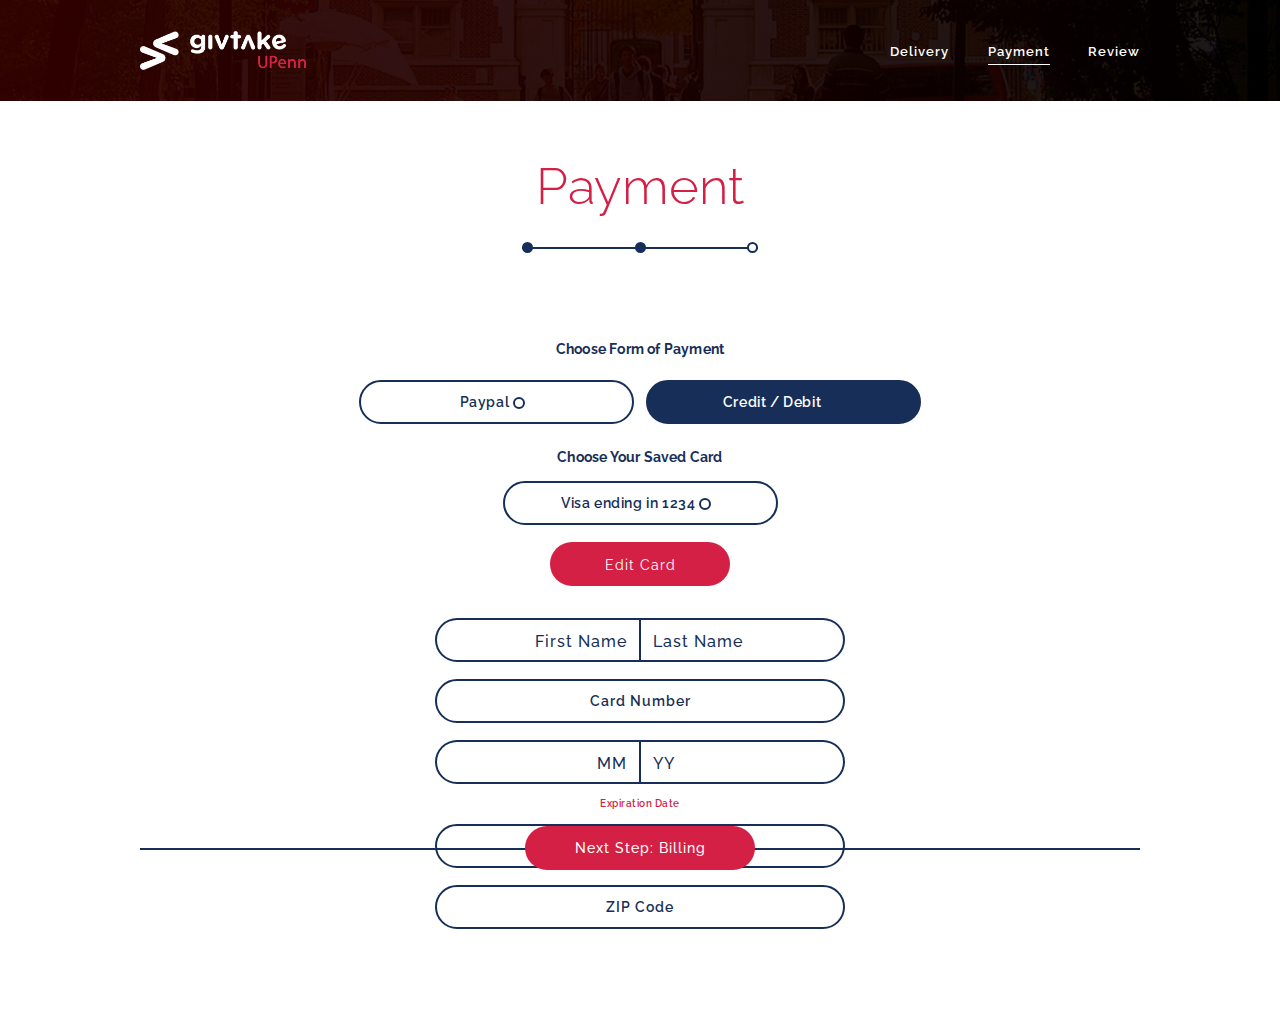
<file: payment.html>
<html>
<head>
    <meta name="viewport" content="width=device-width, initial-scale=1">
    <link href='http://fonts.googleapis.com/css?family=Raleway:400,900,800,700,600,500,300,200,100' rel='stylesheet'
          type='text/css'>
    <link href='http://fonts.googleapis.com/css?family=Roboto+Slab:400,700,300,100' rel='stylesheet' type='text/css'>
    <link href="http://maxcdn.bootstrapcdn.com/font-awesome/4.2.0/css/font-awesome.min.css" rel="stylesheet">
    <link rel="stylesheet" href="css/site.css">
    <title>GivTake Payment</title>
</head>
<body>
<div class="col-xs-12 checkout-style" id="payment">
<div class="max-container">
<div class="row header">
    <div class="mobile-menu col-xs-12 visible-xs visible-sm hidden-md hidden-lg">

        <div class="mobile-icon-wrapper pull-center navbar-brand">
            <img class="pull-center" src="img/mobile-header-logo.png"/>
        </div>
    <!--<a class="pull-left menu-link nav" id="mobile-menu-button" href="#menu">-->
    <!--<img class="menu-arrow" src="img/arrow-white.svg"/>-->
    <!--<img class="menu-hamburger" src="img/hamburger.svg"/>-->
    <!--</a>-->
        <a class="pull-right checking-forward-arrow nav" id="right-button" href="#menu">
        <img class="" src="img/arrow-white.svg"/>
        </a>
        <a class="pull-left checking-back-arrow nav" id="arrow-left-button" href="#menu">
            <img class="" src="img/arrow-white.svg"/>
        </a>

    <!--<div id="menu" class="side-panel" role="navigation">-->
    <!--<input type="text" placeholder="Search">-->
    <!--<img src="img/search-white.svg">-->
    <!--<ul class="list-unstyled listings-panel-list">-->
    <!--<li><h3><a href="#"><span>Buy</span></a></h3></li>-->
    <!--<li><h3><a href="#">Sell</a></h3></li>-->
    <!--<li><h5><a href="#">My Account</a></h5></li>-->
    <!--<li><h5><a href="#">Inbox <span>2</span></a></h5></li>-->
    <!--<li><h5><a href="#">Help</a></h5></li>-->
    <!--<li><h5><a href="#">Logout</a></h5></li>-->
    <!--</ul>-->
    <!--</div>-->
    </div>
    <nav class="navbar navbar-fixed-top mobile-navbar visible-sm visible-xs hidden-md hidden-lg ">
        <div class="navbar-gradient-overlay"></div>
    </nav>
    <nav class="navbar navbar-fixed-top hidden-sm hidden-xs" role="navigation">
        <div class="navbar-gradient-overlay"></div>
        <div class="container-fluid">
            <ul class="nav navbar-brand navbar-left">
                <li>
                    <a class="" href="#"> <img src="img/upenn-listing-logo.png"/> </a>
                </li>
            </ul>
            <div class="collapse navbar-collapse" id="navbar-collapse-1">
                <ul class="nav navbar-nav navbar-right">
                    <li>
                        <a class="text-center" href="#">Delivery
                            <div class="navbar-active"></div>
                        </a>
                    </li>
                    <li>
                        <a class="text-center" href="#">Payment
                            <div class="current-page"></div>
                        </a>
                    </li>
                    <li>
                        <a class="text-center" href="#">Review
                            <div class="navbar-active"></div>
                        </a>
                    </li>

                </ul>
            </div>
            <!-- /.navbar-collapse -->
        </div>
        <!-- /.container-fluid -->
    </nav>
</div>
<div class="row content-container">
    <div class="form-container">
        <div class="col-xs-12">
            <h1 class="text-center">Payment</h1>
        </div>
        <div class="col-xs-12">
            <div class="progress-wrapper">
                <div class="progress-dots pull-left full"></div>
                <div class="progress-dots pull-right"></div>
                <div class="progress-dots center-dot full"></div>
                <div class="progress-line"></div>
            </div>
        </div>

        <div class="col-xs-12 double-button">
            <div class="row">
                <h5 class="section-header">Choose Form of Payment</h5>
                <div class="col-xs-12 col-md-6">
                    <div class="button-wrapper">
                        <a class="btn btn-checkout">
                            Paypal
                            <input type="checkbox" id="checkout-checkbox1" value="">
                            <label for="checkout-checkbox1"></label>
                        </a>
                    </div>
                </div>
                <div class="col-xs-12 col-md-6">
                    <div class="button-wrapper">
                        <a class="btn btn-checkout blue-checkout">
                            Credit / Debit
                            <input type="checkbox" id="checkout-checkbox2" value="" checked>
                            <label for="checkout-checkbox2"></label>
                        </a>
                    </div>
                </div>
            </div>
        </div>

        <div class="col-xs-12 single-button">
            <h5 class="section-header">Choose Your Saved Card</h5>
            <div class="button-wrapper">
                <a class="btn btn-checkout">
                    <span>Visa </span>ending in 1234
                    <input type="checkbox" id="checkout-checkbox3" value="" >
                    <label for="checkout-checkbox3"></label>
                </a>
            </div>
        </div>

        <div class="col-xs-12 standard-button">
            <div class="button-wrapper">
                <a class="btn btn-danger">
                    Edit Card
                </a>
            </div>
        </div>


        <div class="col-xs-12 double-input">
            <div class="row double-input-wrapper">
                <div class="col-xs-6">
                    <div class="button-wrapper">
                        <input class="double-input-left" id="firstname-textarea" type="text" placeholder="First Name">
                    </div>
                </div>
                <div class="col-xs-6">
                    <div class="button-wrapper">
                        <input class="double-input-right" id="lastname-textarea" type="text" placeholder="Last Name">
                    </div>
                </div>
            </div>
        </div>
        <div class="col-xs-12 single-input">
            <div class="button-wrapper">
                <input class="single-line-input" id="card-number-textarea" type="text" placeholder="Card Number">
            </div>
        </div>
        <div class="col-xs-12 double-input">
            <div class="row double-input-wrapper">
                <div class="col-xs-6">
                    <div class="button-wrapper">
                        <input class="double-input-left" id="card-month" type="text" placeholder="MM">
                    </div>
                </div>
                <div class="col-xs-6">
                    <div class="button-wrapper">
                        <input class="double-input-right" id="card-year" type="text" placeholder="YY">
                    </div>
                </div>
            </div>
            <h6 class="checkout-error">Expiration Date</h6>
        </div>
        <div class="col-xs-12 single-input">
            <div class="button-wrapper">
                <input class="single-line-input" id="cvc-code" type="text" placeholder="CVC Code">
            </div>
        </div>
        <div class="col-xs-12 single-input">
            <div class="button-wrapper">
                <input class="single-line-input" id="zipcode" type="text" placeholder="ZIP Code">
            </div>
        </div>




    </div>
</div>


    <div class="row line-one-btn">
        <div class="button-wrapper">
            <a class="btn btn-danger">Next Step: Billing</a>
        </div>
        <div class="btn-line line-blue"></div>

    </div>

</div>
</div>



<script type="text/javascript" src="js/jquery-2.1.1.min.js"></script>
<script type="text/javascript" src="js/bigSlide.min.js"></script>
<script type="text/javascript" src="js/bootstrap.min.js"></script>
<script type="text/javascript" src="js/jquery.stickem.js"></script>
<script type="text/javascript" src="js/jquery.autosize.js"></script>
<script type="text/javascript" src="js/main.js"></script>

</body>
</html>
</file>
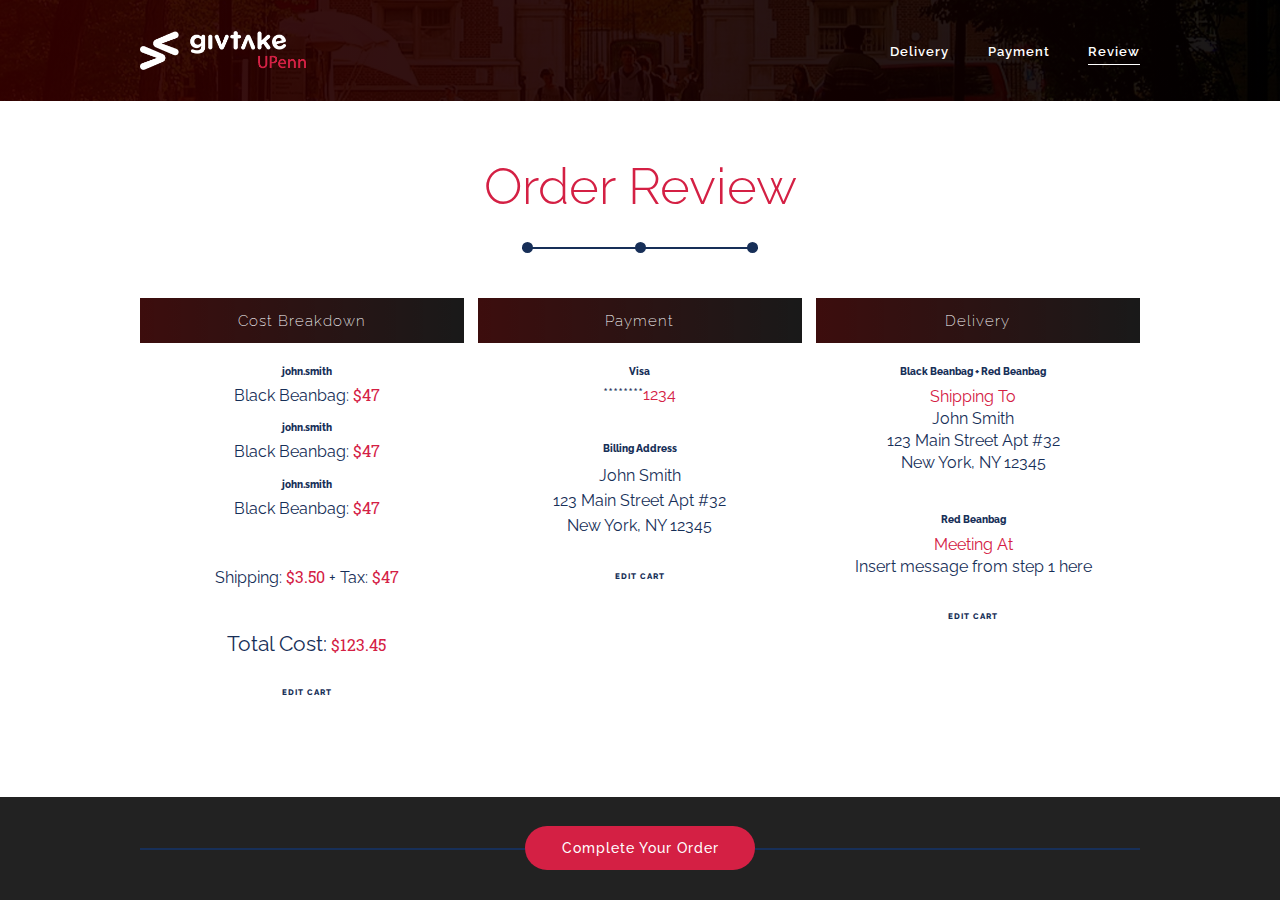
<file: review.html>
<html>
<head>
    <meta name="viewport" content="width=device-width, initial-scale=1">
    <link href='http://fonts.googleapis.com/css?family=Raleway:400,900,800,700,600,500,300,200,100' rel='stylesheet'
          type='text/css'>
    <link href='http://fonts.googleapis.com/css?family=Roboto+Slab:400,700,300,100' rel='stylesheet' type='text/css'>
    <link href="http://maxcdn.bootstrapcdn.com/font-awesome/4.2.0/css/font-awesome.min.css" rel="stylesheet">
    <link rel="stylesheet" href="css/site.css">
    <title>GivTake Order Review</title>
</head>
<body>
<div class="col-xs-12 three-column-style" id="review">
    <div class="max-container">
        <div class="row header">
            <div class="mobile-menu col-xs-12 visible-xs visible-sm hidden-md hidden-lg">

                <div class="mobile-icon-wrapper pull-center navbar-brand">
                    <img class="pull-center" src="img/mobile-header-logo.png"/>
                </div>
                <!--<a class="pull-left menu-link nav" id="mobile-menu-button" href="#menu">-->
                <!--<img class="menu-arrow" src="img/arrow-white.svg"/>-->
                <!--<img class="menu-hamburger" src="img/hamburger.svg"/>-->
                <!--</a>-->
                <a class="pull-right checking-forward-arrow nav" id="right-button" href="#menu">
                    <img class="" src="img/arrow-white.svg"/>
                </a>
                <a class="pull-left checking-back-arrow nav" id="arrow-left-button" href="#menu">
                    <img class="" src="img/arrow-white.svg"/>
                </a>

                <!--<div id="menu" class="side-panel" role="navigation">-->
                <!--<input type="text" placeholder="Search">-->
                <!--<img src="img/search-white.svg">-->
                <!--<ul class="list-unstyled listings-panel-list">-->
                <!--<li><h3><a href="#"><span>Buy</span></a></h3></li>-->
                <!--<li><h3><a href="#">Sell</a></h3></li>-->
                <!--<li><h5><a href="#">My Account</a></h5></li>-->
                <!--<li><h5><a href="#">Inbox <span>2</span></a></h5></li>-->
                <!--<li><h5><a href="#">Help</a></h5></li>-->
                <!--<li><h5><a href="#">Logout</a></h5></li>-->
                <!--</ul>-->
                <!--</div>-->
            </div>
            <nav class="navbar navbar-fixed-top mobile-navbar visible-sm visible-xs hidden-md hidden-lg ">
                <div class="navbar-gradient-overlay"></div>
            </nav>
            <nav class="navbar navbar-fixed-top hidden-sm hidden-xs" role="navigation">
                <div class="navbar-gradient-overlay"></div>
                <div class="container-fluid">
                    <ul class="nav navbar-brand navbar-left">
                        <li>
                            <a class="" href="#"> <img src="img/upenn-listing-logo.png"/> </a>
                        </li>
                    </ul>
                    <div class="collapse navbar-collapse" id="navbar-collapse-1">
                        <ul class="nav navbar-nav navbar-right">
                            <li>
                                <a class="text-center" href="#">Delivery
                                    <div class="navbar-active"></div>
                                </a>
                            </li>
                            <li>
                                <a class="text-center" href="#">Payment
                                    <div class="navbar-active"></div>
                                </a>
                            </li>
                            <li>
                                <a class="text-center" href="#">Review
                                    <div class="current-page"></div>
                                </a>
                            </li>

                        </ul>
                    </div>
                    <!-- /.navbar-collapse -->
                </div>
                <!-- /.container-fluid -->
            </nav>
        </div>
        <div class=" content-container">
            <div class="row account-container">
                <div class="col-xs-12">
                    <h1 class="text-center">Order Review</h1>
                </div>
                <div class="col-xs-12">
                    <div class="progress-wrapper">
                        <div class="progress-dots pull-left full"></div>
                        <div class="progress-dots pull-right full"></div>
                        <div class="progress-dots center-dot full"></div>
                        <div class="progress-line"></div>
                    </div>
                </div>
                <div class="col-xs-12">
                    <div class="content-block-container row">
                        <div class="col-xs-12 col-md-4">
                            <div class="column-header left-column">
                                <h3 class="column-title text-center">Cost Breakdown</h3>
                            </div>
                            <div class="row">

                                <div class="small-space">
                                    <h5 class="mobile-left category-header">john.smith</h5>
                                    <br class="visible-xs visible-sm hidden-md hidden-lg">
                                    <br class="visible-xs visible-sm hidden-md hidden-lg">
                                    <h4 class="listing-title listing-title-large-mobile mobile-left">Black Beanbag: </h4>
                                    <h4 class="listing-price mobile-right">$47</h4>
                                </div>
                                <div class="small-space">
                                    <h5 class="mobile-left category-header">john.smith</h5>
                                    <br class="visible-xs visible-sm hidden-md hidden-lg">
                                    <br class="visible-xs visible-sm hidden-md hidden-lg">

                                    <h4 class="listing-title listing-title-large-mobile mobile-left">Black Beanbag: </h4>
                                    <h4 class="listing-price mobile-right">$47</h4>
                                </div>
                                <div class="small-space">
                                    <h5 class="mobile-left category-header">john.smith</h5>
                                    <br class="visible-xs visible-sm hidden-md hidden-lg">
                                    <br class="visible-xs visible-sm hidden-md hidden-lg">

                                    <h4 class="listing-title listing-title-large-mobile mobile-left">Black Beanbag: </h4>
                                    <h4 class="listing-price mobile-right">$47</h4>
                                </div>
                                <div class="large-space">
                                    <h4 class="listing-title mobile-left mobile-left">Shipping: </h4>
                                    <h4 class="listing-price mobile-right">$3.50 </h4>
                                    <br class="visible-xs visible-sm hidden-md hidden-lg">
                                    <br class="visible-xs visible-sm hidden-md hidden-lg">

                                    <h4 class="listing-title hidden-xs hidden-sm">+</h4>
                                    <h4 class="listing-title mobile-left"> Tax: </h4>
                                    <h4 class="listing-price mobile-right">$47</h4>
                                </div>
                                <div class="large-space">
                                    <h4 class="listing-title total mobile-left">Total Cost: </h4>
                                    <h4 class="listing-price total mobile-right">$123.45</h4>
                                </div>
                            </div>

                            <div class="row">
                                <h6 class="text-center"><a class="edit-button-foot" href="#">EDIT CART</a></h6>
                            </div>                        </div>
                        <div class="col-xs-12 col-md-4">
                            <div class="column-header center-column">
                                <h3 class="column-title text-center">Payment</h3>
                            </div>
                            <div class="row">

                                <div class="small-space">
                                    <h5 class="mobile-left category-header">Visa</h5>
                                    <h4 class="mobile-right">********<span>1234</span></h4>
                                </div>
                                <div class="large-space">
                                    <h5 class="mobile-left category-header">Billing Address</h5>
                                    <h4 class="mobile-right large-line">
                                        <span class="mobile-red">John Smith</span><br>
                                        123 Main Street Apt #32<br>
                                        New York, NY 12345
                                    </h4>
                                </div>
                            </div>

                            <div class="row">
                                <h6 class="text-center"><a class="edit-button-foot" href="#">EDIT CART</a></h6>
                            </div>
                        </div>
                        <div id="delivery-column" class="col-xs-12 col-md-4">
                            <div class="column-header right-column">
                                <h3 class="column-title text-center">Delivery</h3>
                            </div>
                            <div class="row">

                                <div class="small-space">
                                    <h5 class="mobile-left category-header">Black Beanbag + Red Beanbag</h5>
                                    <h4 class="mobile-right large-line"><span>Shipping To</span><br>
                                        John Smith<br>
                                        123 Main Street Apt #32<br>
                                        New York, NY 12345</h4>
                                </div>
                                <div class="large-space">
                                    <br class="visible-xs visible-sm hidden-md hidden-lg">
                                    <br class="visible-xs visible-sm hidden-md hidden-lg">
                                    <h5 class="mobile-left category-header">Red Beanbag</h5>
                                    <h4 class="mobile-right"><span>Meeting At</span><br>
                                        Insert message from step 1 here</h4>
                                </div>
                            </div>
                            <div class="row">
                                <h6 class="text-center"><a class="edit-button-foot" href="#">EDIT CART</a></h6>
                            </div>

                        </div>
                    </div>
                </div>


            </div>
        </div>


        <div class="row line-one-btn">
            <div class="button-wrapper">
                <a class="btn btn-danger">Complete Your Order</a>
            </div>
            <div class="btn-line line-blue"></div>

        </div>

    </div>
</div>



<script type="text/javascript" src="js/jquery-2.1.1.min.js"></script>
<script type="text/javascript" src="js/bigSlide.min.js"></script>
<script type="text/javascript" src="js/bootstrap.min.js"></script>
<script type="text/javascript" src="js/jquery.stickem.js"></script>
<script type="text/javascript" src="js/jquery.autosize.js"></script>
<script type="text/javascript" src="js/main.js"></script>

</body>
</html>
</file>
<file: css/site.css>
@import url(bootstrap.min.css);
a:hover, a:focus, a:active a:visited {
  text-decoration: none;
  color: white;
  outline: 0px;
}

.btn:hover .btn:focus .btn:visited .btn:active {
  border: none;
  outline: 0px  -webkit-focus-ring-color !important;
  outline-offset: 0px;
  text-decoration: none;
}

.btn-info {
  background-color: #172f58;
  border-radius: 50px;
  border-width: 0;
  font-size: 0.9em;
  font-weight: 600;
  padding-top: 8px;
}
.btn-info:hover {
  background-color: #d42044;
  transition: background-color 0.3s ease;
}

.btn-default {
  background-color: white;
  border-radius: 50px;
  border-width: 0;
  font-size: 0.9em;
  font-weight: 600;
  padding-top: 8px;
  opacity: .9;
}
.btn-default:hover {
  transition: opacity 0.3s ease;
  opacity: 1;
}

.btn-danger {
  background-color: #d42044;
  border-radius: 50px;
  border-width: 0px;
  font-size: 0.9em;
  font-weight: 600;
  padding-top: 8px;
}
.btn-danger:hover {
  background-color: #172f58;
  transition: background-color 0.3s ease;
}

.mobile-dropdown-menu input[type=radio], .mobile-dropdown-menu input[type=checkbox] {
  display: none;
}
.mobile-dropdown-menu input[type=radio] + label:before, .mobile-dropdown-menu input[type=checkbox] + label:before {
  content: "";
  display: inline-block;
  width: 15px;
  height: 15px;
  vertical-align: middle;
  margin-right: 8px;
  background-color: transparent;
  border-style: solid;
  border-radius: 8px;
  border-color: white;
  border-width: 2px;
}
.mobile-dropdown-menu input[type=radio]:checked + label:before, .mobile-dropdown-menu input[type=checkbox]:checked + label:before {
  content: "\2022";
  /* Bullet */
  color: transparent;
  background-color: #d42044;
  border-color: #d42044;
  font-size: 1.8em;
  text-align: center;
  line-height: 14px;
}

#filter-menu input[type=radio], #filter-menu input[type=checkbox], .checkout-style input[type=radio], .checkout-style input[type=checkbox], .account-style input[type=radio], .account-style input[type=checkbox] {
  display: none;
}
#filter-menu input[type=radio] + label:before, #filter-menu input[type=checkbox] + label:before, .checkout-style input[type=radio] + label:before, .checkout-style input[type=checkbox] + label:before, .account-style input[type=radio] + label:before, .account-style input[type=checkbox] + label:before {
  content: "";
  display: inline-block;
  width: 12px;
  height: 12px;
  vertical-align: middle;
  margin-right: 8px;
  background-color: transparent;
  border-style: solid;
  border-radius: 8px;
  border-color: #172f58;
  border-width: 2px;
}
#filter-menu input[type=radio]:checked + label:before, #filter-menu input[type=checkbox]:checked + label:before, .checkout-style input[type=radio]:checked + label:before, .checkout-style input[type=checkbox]:checked + label:before, .account-style input[type=radio]:checked + label:before, .account-style input[type=checkbox]:checked + label:before {
  content: "\2022";
  /* Bullet */
  color: transparent;
  background-color: #172f58;
  border-color: #172f58;
  font-size: 1.8em;
  text-align: center;
  line-height: 14px;
}

h1, h2, h3, h4, h5, h6, p, a, div {
  color: white;
  font-family: 'Raleway', sans-serif;
  font-weight: 100;
}
h1 .listing-block .item-price, h2 .listing-block .item-price, h3 .listing-block .item-price, h4 .listing-block .item-price, h5 .listing-block .item-price, h6 .listing-block .item-price, p .listing-block .item-price, a .listing-block .item-price, div .listing-block .item-price {
  font-family: 'Roboto Slab', serif;
}
h1 .non-hover-panel .price-tag, h2 .non-hover-panel .price-tag, h3 .non-hover-panel .price-tag, h4 .non-hover-panel .price-tag, h5 .non-hover-panel .price-tag, h6 .non-hover-panel .price-tag, p .non-hover-panel .price-tag, a .non-hover-panel .price-tag, div .non-hover-panel .price-tag {
  font-family: 'Roboto Slab', serif;
}

.gt-orange {
  color: #fd7a23;
}

.color-red {
  color: #d42044;
}

body {
  background-color: #222222;
}

.header {
  z-index: 1;
}
.header .mobile-menu {
  background-color: rgba(0, 0, 0, 0.3);
  position: fixed;
  top: 0px;
  height: 65px;
  padding: 0px;
}
.header .mobile-menu .shopping-cart img {
  height: 40px;
  width: 40px;
  margin-top: 15px;
  margin-right: 15px;
}
.header .mobile-menu .menu-arrow {
  visibility: hidden;
}
.header .mobile-menu .menu-hamburger {
  visibility: visible;
}
.header .mobile-menu .menu-open .menu-arrow {
  visibility: visible;
  margin-top: -6px;
  height: 36px;
  margin-left: 28px;
  transform: rotate(180deg);
}
.header .mobile-menu .menu-open .menu-hamburger {
  visibility: hidden;
}
.header .mobile-menu .side-panel {
  background-color: #222222;
  margin-top: 65px;
  position: fixed;
  left: -20em;
  /*left or right and the width of your navigation panel*/
  width: 20em;
  /*should match the above value*/
}
.header .mobile-menu .side-panel ul {
  padding-top: 20px;
}
.header .mobile-menu .side-panel ul a {
  font-size: 1.7em;
  line-height: 57px;
}
@media (orientation: landscape) {
  .header .mobile-menu .side-panel ul a {
    font-size: 1.4em;
    line-height: 34px;
  }
}
.header .mobile-menu .side-panel ul li {
  margin-top: -5%;
  margin-left: 50px;
}
.header .mobile-menu .menu-link {
  left: 0px;
  height: 44px;
  margin-left: -8px;
  margin-top: 20px;
  position: fixed;
  width: 64px;
}
.header .mobile-menu .menu-link img {
  margin: 0;
  height: 60%;
}
.header .mobile-menu .mobile-icon-wrapper {
  position: fixed;
  top: 15px;
  width: 100%;
}
.header .mobile-menu .mobile-icon-wrapper img {
  display: block;
  margin-left: auto;
  margin-right: auto;
  margin-top: -15px;
}
.header .navbar-brand img {
  margin-left: 60px;
  height: 38px;
  margin-top: -10px;
}
.header .navbar-nav {
  margin-left: 10.1px;
  margin-top: 2px;
}
.header .navbar-nav li {
  cursor: pointer;
  margin-left: 6.5px;
}
.header .navbar-nav li a {
  letter-spacing: 0.9px;
  font-weight: 500;
  font-size: .9em;
  padding: 0;
  margin: 14px 15 10px 15;
}
.header .navbar-nav li a:hover {
  background-color: transparent;
  border-bottom-width: 1px;
  border-bottom-color: white;
  border-bottom-style: solid;
}
.header .navbar-nav .active a {
  border-bottom-width: 1px;
  border-bottom-color: #fd7a23;
  border-bottom-style: solid;
}
.header .navbar-nav .active a:hover {
  border-bottom-width: 1px;
  border-bottom-color: #fd7a23;
  border-bottom-style: solid;
}
.header .container-fluid {
  max-width: 1200px;
}
.header .navbar-right {
  margin-right: 84px;
  margin-top: 11px;
}
.header .navbar-right li {
  font-size: .9em;
  margin-left: 16px;
  background-color: #333333;
  border-radius: 20px;
  height: 30px;
  width: 86px;
}
.header .navbar-right li:hover {
  transition: background-color 0.3s ease;
  background-color: #fd7a23;
  text-decoration: none;
}
.header .navbar-right li:hover a {
  border-bottom-style: none;
}
.header .navbar-right li a {
  margin-left: 19px;
  margin-top: 5px;
}

.navbar-fixed-top {
  top: 19px;
  border-bottom: 0px;
}

#menu {
  color: #fd7a23;
}

#login {
  position: relative;
  padding: 0px;
}
#login .max-container {
  max-width: 2200px;
  margin-left: auto;
  margin-right: auto;
  width: 100%;
}
#login .main-content-container {
  overflow: hidden;
  min-height: 742px;
  background-size: cover;
  background: url(../img/login-banner.jpg) no-repeat center center black;
  -webkit-background-size: cover;
  -moz-background-size: cover;
  -o-background-size: cover;
  max-width: 2200px;
  width: 100%;
}
#login .bg-darken {
  background-color: rgba(0, 0, 0, 0.39);
  margin-left: -15px;
  max-width: 2200px;
  height: 100%;
  position: absolute;
  width: 100%;
}
#login .bg-gradient {
  background: -webkit-linear-gradient(180deg, rgba(255, 124, 0, 0.58), rgba(41, 10, 59, 0.58));
  /* For Safari 5.1 to 6.0 */
  background: -o-linear-gradient(180deg, rgba(255, 124, 0, 0.58), rgba(41, 10, 59, 0.58));
  /* For Opera 11.1 to 12.0 */
  background: -moz-linear-gradient(180deg, rgba(255, 124, 0, 0.58), rgba(41, 10, 59, 0.58));
  /* For Firefox 3.6 to 15 */
  background: linear-gradient(180deg, rgba(255, 124, 0, 0.58), rgba(41, 10, 59, 0.58));
  /* Standard syntax */
  margin-left: -15px;
  max-width: 2200px;
  position: absolute;
  height: 800px;
  width: 100%;
}
#login .form-wrapper {
  width: 500px;
  margin-top: 115px;
  margin-left: auto;
  margin-right: auto;
}
#login .form-wrapper .btn-primary {
  border-radius: 50px;
}
@media screen and (max-width: 992px) {
  #login .form-wrapper {
    width: 100%;
  }
}
#login .form-group, #login .form-group > .row {
  width: 410px;
  margin-left: auto;
  margin-right: auto;
}
@media screen and (max-width: 992px) {
  #login .form-group, #login .form-group > .row {
    width: 100%;
  }
}
#login .form-signin-heading {
  font-size: 4.3em;
  font-weight: 200;
  letter-spacing: 0.3px;
  margin-bottom: 36px;
}
@media screen and (max-width: 992px) {
  #login .form-signin-heading {
    font-size: 2.3em;
  }
}
#login .double-input-left {
  -webkit-border-top-right-radius: 0px;
  -webkit-border-bottom-right-radius: 0px;
  -moz-border-radius-topright: 0px;
  -moz-border-radius-bottomright: 0px;
  border-top-right-radius: 0px;
  border-bottom-right-radius: 0px;
  border-right-width: 1px;
  text-align: right;
  color: white;
}
#login .double-input-left::-webkit-input-placeholder {
  text-align: right;
}
#login .double-input-left:-moz-placeholder {
  text-align: right;
}
#login .double-input-left::-moz-placeholder {
  text-align: right;
}
#login .double-input-left:-ms-input-placeholder {
  text-align: right;
}
#login .double-input-right {
  -webkit-border-top-left-radius: 0px;
  -webkit-border-bottom-left-radius: 0px;
  -moz-border-radius-topleft: 0px;
  -moz-border-radius-bottomleft: 0px;
  border-top-left-radius: 0px;
  border-bottom-left-radius: 0px;
  border-left-width: 1px;
  text-align: left;
  color: white;
}
#login .double-input-right::-webkit-input-placeholder {
  text-align: left;
}
#login .double-input-right:-moz-placeholder {
  text-align: left;
}
#login .double-input-right::-moz-placeholder {
  text-align: left;
}
#login .double-input-right:-ms-input-placeholder {
  text-align: left;
}
#login .login-enroll-button {
  background-color: white;
  border: none;
  color: black;
  font-size: 14px;
  font-weight: 700;
  height: 44px;
  letter-spacing: 1.4px;
  margin-bottom: 23px;
  margin-left: auto;
  margin-right: auto;
  margin-top: 42px;
  width: 196px;
}
#login .login-enroll-button:active, #login .login-enroll-button:focus {
  color: black;
  outline: 0px;
  outline-offset: 0px;
}
#login .login-enroll-button:hover {
  background-color: #fd7a23;
  color: white;
  transition: background-color 0.3s ease;
  transition: color 0.3s ease;
}
#login .form-login-link {
  font-size: .86em;
  font-weight: 300;
  letter-spacing: 1px;
}
#login .form-login-link a {
  font-weight: 700;
}
#login .form-login-link a:hover {
  text-decoration: underline;
}

.footer {
  background: #222222;
  padding: 0;
}
.footer .row {
  margin: 0;
}
.footer .panel {
  background-color: transparent;
  border: none;
}
.footer .panel-heading {
  border-radius: 50px;
  -moz-border-radius: 50px;
  -webkit-border-radius: 50px;
  height: 47px;
  margin-left: 30px;
  margin-right: 30px;
  margin-top: 15px;
}
.footer .panel-default a .panel-heading {
  background-color: white;
}
.footer .panel-group .panel-heading + .panel-collapse > .panel-body, .footer .panel-group .panel-heading + .panel-collapse > .list-group {
  border-top: 0;
}
.footer .panel-body {
  font-size: 2.8em;
  margin-left: 39px;
}
.footer .panel-title {
  font-size: 1.3em;
  margin-left: 7px;
  margin-top: 5px;
}
.footer .footer-link {
  font-size: 2.3em;
  margin-top: 15px;
}
.footer .footer-link:hover {
  color: white;
  text-decoration: underline;
}
.footer .right-arrow-bullet {
  margin-right: -2px;
  margin-top: -4px;
  height: 25px;
  width: 25px;
  -ms-transform: rotate(90deg);
  /* IE 9 */
  -webkit-transform: rotate(90deg);
  /* Chrome, Safari, Opera */
  transform: rotate(90deg);
}
.footer .collapsed > .panel-heading > h3 > img {
  -ms-transform: rotate(0deg);
  /* IE 9 */
  -webkit-transform: rotate(0deg);
  /* Chrome, Safari, Opera */
  transform: rotate(0deg);
}
.footer strong {
  font-weight: 500;
}
.footer .panel-group {
  margin-top: 20px;
}
.footer .footer-menu-wrapper {
  margin-left: auto;
  margin-right: auto;
  margin-top: 41px;
  height: 200px;
  width: 852px;
}
.footer .footer-column {
  display: inline-block;
  margin-left: 10px;
  min-height: 200px;
  width: 200px;
  height: 200px;
}
.footer .footer-column ul {
  height: 200px;
  overflow: hidden;
}
.footer .footer-column ul li {
  height: 20.8px;
}
.footer .footer-column ul li h3 {
  letter-spacing: 0.7px;
  font-size: 1.3em;
  font-weight: 300;
}
.footer .footer-column ul li a {
  font-size: .8em;
  font-weight: 400;
  letter-spacing: 0.3;
  line-height: 22px;
}
.footer .footer-arrow-wrapper {
  margin-top: 105px;
  margin-bottom: 30px;
  margin-left: auto;
  margin-right: auto;
  width: 500px;
}
@media screen and (max-width: 992px) {
  .footer .footer-arrow-wrapper {
    margin-top: 50px;
    width: 100%;
  }
}
.footer .footer-arrow-line {
  background-color: white;
  height: 2px;
  width: 100%;
  z-index: 0;
}
@media screen and (max-width: 992px) {
  .footer .footer-arrow-line {
    width: 80%;
    margin-left: auto;
    margin-right: auto;
  }
}
.footer .top-link-wrapper {
  margin-right: auto;
  margin-left: auto;
  margin-top: -22px;
  height: 45px;
  width: 45px;
  z-index: 1;
}
.footer .top-link-wrapper img {
  background-color: #222222;
  width: 45px;
}
.footer .footer-copyright-wrapper {
  font-size: 10px;
  font-weight: 200;
  margin-bottom: 34px;
  letter-spacing: 1px;
}
.footer .footer-copyright-wrapper a:hover {
  text-decoration: underline;
}

.mobile-wrapper .mobile-footer-link > h4 {
  margin-top: 15px;
}
.mobile-wrapper .mobile-footer-link > h4 a {
  font-weight: 300;
}

.form-group {
  margin-bottom: 21px;
}

.form-control, .form-group > .row > input {
  background-color: rgba(0, 0, 0, 0.2);
  border-radius: 50px;
  border: 2px solid #fd7a23;
  height: 47px;
  font-size: 17.1px;
  font-weight: 400;
  color: white;
  text-align: center;
}
.form-control:hover, .form-control:visited, .form-control:active, .form-control:focus, .form-group > .row > input:hover, .form-group > .row > input:visited, .form-group > .row > input:active, .form-group > .row > input:focus {
  outline: 0;
  -webkit-box-shadow: inset 0 1px 1px transparent, 0 0 8px rgba(255, 255, 255, 0);
  box-shadow: inset 0 1px 1px transparent, 0 0 8px rgba(255, 255, 255, 0);
  border-color: #fd7a23;
}
.form-control::-webkit-input-placeholder, .form-group > .row > input::-webkit-input-placeholder {
  color: white;
  text-align: center;
}
.form-control:-moz-placeholder, .form-group > .row > input:-moz-placeholder {
  color: white;
  text-align: center;
}
.form-control::-moz-placeholder, .form-group > .row > input::-moz-placeholder {
  color: white;
  text-align: center;
}
.form-control:-ms-input-placeholder, .form-group > .row > input:-ms-input-placeholder {
  color: white;
  text-align: center;
}
.form-control:focus::-webkit-input-placeholder, .form-group > .row > input:focus::-webkit-input-placeholder {
  color: rgba(255, 255, 255, 0.2);
}
.form-control:focus:-moz-placeholder, .form-group > .row > input:focus:-moz-placeholder {
  color: rgba(255, 255, 255, 0.2);
}
.form-control:focus::-moz-placeholder, .form-group > .row > input:focus::-moz-placeholder {
  color: rgba(255, 255, 255, 0.2);
}
.form-control:focus:-ms-input-placeholder, .form-group > .row > input:focus:-ms-input-placeholder {
  color: rgba(255, 255, 255, 0.2);
}

#inputFirstName, #inputLastName {
  width: 50% !important;
}

#listings .collapsible-menu-container {
  margin-top: 200px;
}
#listings .collapsible-menu-container .max-container {
  width: 1000px;
  margin-bottom: 20px;
}
#listings .collapsible-menu-container .max-container #secondary-listings-menu {
  margin-top: 30px;
}
#listings .collapsible-menu-container .max-container #listings-menu .row, #listings .collapsible-menu-container .max-container #secondary-listings-menu .row {
  margin-left: 0px;
  margin-right: 0px;
  margin-botom: 30px;
}
#listings .collapsible-menu-container .max-container #listings-menu .row .col-xs-4, #listings .collapsible-menu-container .max-container #secondary-listings-menu .row .col-xs-4 {
  margin-botom: 20px !important;
  padding: 0;
}
#listings .collapsible-menu-container .max-container #listings-menu .row .col-xs-4 ul li, #listings .collapsible-menu-container .max-container #secondary-listings-menu .row .col-xs-4 ul li {
  margin-top: 22px;
}
#listings .collapsible-menu-container .max-container #listings-menu .row .col-xs-4 ul li a, #listings .collapsible-menu-container .max-container #secondary-listings-menu .row .col-xs-4 ul li a {
  font-size: 1.32em;
  font-weight: 400;
}
#listings .collapsible-menu-container .max-container #listings-menu .row .col-xs-4 ul li a:hover, #listings .collapsible-menu-container .max-container #secondary-listings-menu .row .col-xs-4 ul li a:hover {
  color: #d42044;
}
#listings .collapsible-menu-container .max-container .collapsible-menu-title {
  color: #c42941;
  font-size: 3em;
  font-weight: 300;
  margin-top: 25px;
}
#listings .collapsible-menu-container .max-container .collapsible-menu-list li, #listings .collapsible-menu-container .max-container .collapsible-menu-list li > a {
  color: #172f58;
}
#listings .collapsible-menu-container .max-container #filter-menu .col-xs-12 .row {
  margin-top: 18px;
}
#listings .collapsible-menu-container .max-container #filter-menu .col-xs-12 .row .filter-col {
  display: inline-block;
  padding: 0;
  width: 202px;
  vertical-align: top;
}
#listings .collapsible-menu-container .max-container #filter-menu .col-xs-12 .row .filter-col ul {
  padding: 0;
}
#listings .collapsible-menu-container .max-container #filter-menu .col-xs-12 .row .filter-col ul li {
  padding-top: 4.9px;
}
#listings .collapsible-menu-container .max-container #filter-menu .col-xs-12 .row .filter-col ul li h3 {
  color: #d42044;
  font-weight: 300;
  font-size: 2.2em;
}
#listings .collapsible-menu-container .max-container #filter-menu .col-xs-12 .row .filter-col ul li h4 {
  color: #172f58;
  display: inline-block;
  font-weight: 400;
  font-size: 1.39em;
}
#listings .collapsible-menu-container .max-container #filter-menu .col-xs-12 .row .last-radio-col {
  margin-right: 0 !important;
}
#listings .collapsible-menu-container .max-container #filter-menu .col-xs-12 .row .radio-col {
  margin-right: 167px;
  display: inline-block;
  padding: 0;
  vertical-align: top;
}
#listings .collapsible-menu-container .max-container #filter-menu .col-xs-12 .row .radio-col form {
  margin-top: 46px;
  max-width: 13px;
  margin-bottom: 0;
}
#listings .collapsible-menu-container .max-container #filter-menu .col-xs-12 .row .radio-col form .bullet-list {
  margin-top: 80px;
  margin-bottom: 0;
  padding-left: 0px;
}
#listings .collapsible-menu-container .max-container #filter-menu .col-xs-12 .row .radio-col form .bullet-list li {
  margin-top: 24px;
}
#listings .collapsible-menu-container .max-container #filter-menu .col-xs-12 .row .radio-col form .bullet-list li input {
  margin-right: 20px;
  margin-top: 30px;
}
#listings .listings-content-container {
  background-color: white;
  width: 100%;
}
#listings .listings-content-container .listings-content-menu {
  margin-top: 17px;
}
#listings .listings-content-container .listings-content-menu .max-container {
  max-width: 1000px;
}
#listings .listings-content-container .listings-content-menu .max-container .row {
  margin-bottom: 12px;
  margin-top: 5px;
}
#listings .listings-content-container .listings-content-menu .max-container .row .col-xs-6 {
  padding: 0;
}
#listings .listings-content-container .listings-content-menu .max-container .row .col-xs-6 a img {
  margin-right: 12px;
  height: 20px;
  width: 20px;
}
#listings .listings-content-container .listings-content-menu .max-container .row .col-xs-6 a #grid-view-active {
  height: 16px;
  margin-left: 0px;
  width: 16px;
}
#listings .listings-content-container .listings-content-menu .max-container .row .col-xs-6 a #list-view-inactive {
  margin-right: 12px;
  margin-left: 2px;
  height: 36px;
  width: 29px;
}
#listings .listings-content-container .listings-content-menu .max-container .row .col-xs-6 a #grid-view-inactive {
  display: none;
  margin-left: -2px;
}
#listings .listings-content-container .listings-content-menu .max-container .row .col-xs-6 a #list-view-active {
  display: none;
  margin-right: 12px;
  height: 36px;
  width: 29px;
}
#listings .listings-content-container .listings-content-menu .max-container .row .col-xs-6 .btn-info {
  padding-top: 9px;
  height: 32px;
  letter-spacing: 1px;
  font-weight: 400;
  font-size: 11px;
  margin-top: -5px;
  width: 152px;
}
#listings .listings-content-container #listings-list-view .grey-block {
  background-color: rgba(0, 0, 0, 0.04);
}
#listings .listings-content-container #listings-list-view .button-wrapper {
  width: 194px;
}
#listings .listings-content-container #listings-list-view .button-wrapper .btn-info {
  padding-top: 15px;
  font-size: 12px;
  margin-top: -5px;
  width: 193px;
  height: 45px;
}
#listings .listings-content-container #listings-list-view .col-xs-12 .max-container {
  height: 165px;
  max-width: 992px;
}
#listings .listings-content-container #listings-list-view .col-xs-12 .max-container .listing-block {
  margin: 0 0 0 0;
  padding-top: 0px;
}
#listings .listings-content-container #listings-list-view .col-xs-12 .max-container .listing-block .list-left-elements {
  height: 165px;
  padding: 0 0 0 0;
}
#listings .listings-content-container #listings-list-view .col-xs-12 .max-container .listing-block .list-left-elements .row {
  margin: 0 0 0 0;
}
#listings .listings-content-container #listings-list-view .col-xs-12 .max-container .listing-block .list-left-elements .row .image-container {
  height: 165px;
  width: 190px;
}
#listings .listings-content-container #listings-list-view .col-xs-12 .max-container .listing-block .list-left-elements .row .image-container .listings-view-image {
  display: block;
  width: 190px;
  height: 121px;
  margin-top: 23px;
  vertical-align: top;
}
#listings .listings-content-container #listings-list-view .col-xs-12 .max-container .listing-block .list-left-elements .row .list-info-container {
  margin-top: 53px;
  padding: 0 0 0 26;
}
#listings .listings-content-container #listings-list-view .col-xs-12 .max-container .listing-block .list-left-elements .row .list-info-container .title-and-price {
  font-size: 1.7em;
  letter-spacing: .6px;
  margin-bottom: 4px;
}
#listings .listings-content-container #listings-list-view .col-xs-12 .max-container .listing-block .list-left-elements .row .list-info-container .title-and-price .item-title {
  color: #d42044;
  display: inline-block;
  font-weight: 300;
}
#listings .listings-content-container #listings-list-view .col-xs-12 .max-container .listing-block .list-left-elements .row .list-info-container .title-and-price .item-price {
  display: inline-block;
  color: #172f58;
  font-size: .9em;
  font-weight: 500;
}
#listings .listings-content-container #listings-list-view .col-xs-12 .max-container .listing-block .list-left-elements .row .list-info-container .lister dt {
  color: grey;
  display: inline-block;
  font-weight: 400;
}
#listings .listings-content-container #listings-list-view .col-xs-12 .max-container .listing-block .list-left-elements .row .list-info-container .lister .lister-name {
  color: #172f58;
  display: inline-block;
  font-weight: 600;
}
#listings .listings-content-container #listings-list-view .col-xs-12 .max-container .listing-block .list-left-elements .row .list-info-container .lister .lister-name:hover {
  color: #d42044;
  transition: color 0.3s ease;
}
#listings .listings-content-container #listings-list-view .col-xs-12 .max-container .listing-block .col-xs-4 {
  padding: 0 0 0 0;
}
#listings .listings-content-container #listings-list-view .col-xs-12 .max-container .listing-block .list-right-elements {
  height: 165px;
  padding: 65 0 0 0;
}
#listings .listings-content-container #listings-list-view .col-xs-12 .max-container .listing-block .list-right-elements .row {
  margin: 0 0 0 0;
}
#listings .listings-content-container #listings-list-view .col-xs-12 .max-container .listing-block .list-right-elements .row .list-icon-container {
  display: inline-block;
  float: right;
}
#listings .listings-content-container #listings-list-view .col-xs-12 .max-container .listing-block .list-right-elements .row .list-icon-container h5 {
  color: #172f58;
  display: inline-block;
  font-weight: 700;
  font-size: 1em;
  margin-right: 16px;
}
#listings .listings-content-container #listings-list-view .col-xs-12 .max-container .listing-block .list-right-elements .row .list-icon-container h5:hover {
  color: #d42044;
  transition: color 0.3s ease;
}
#listings .listings-content-container #listings-list-view .col-xs-12 .max-container .listing-block .list-right-elements .row .list-icon-container .meetup-container img {
  height: 24px;
  margin-right: 16px;
  width: 24px;
}
#listings .listings-content-container #listings-list-view .col-xs-12 .max-container .listing-block .list-right-elements .row .list-icon-container .meetup-container .icon-tooltip {
  tip-bubble: -61px;
}
#listings .listings-content-container #listings-list-view .col-xs-12 .max-container .listing-block .list-right-elements .row .list-icon-container div {
  display: inline-block;
  position: relative;
}
#listings .listings-content-container #listings-list-view .col-xs-12 .max-container .listing-block .list-right-elements .row .list-icon-container div img {
  height: 20px;
  margin-right: 16px;
  width: 20px;
}
#listings .listings-content-container #listings-list-view .col-xs-12 .max-container .listing-block .list-right-elements .row .list-icon-container div .listing-icon {
  display: inline-block;
}
#listings .listings-content-container #listings-list-view .col-xs-12 .max-container .listing-block .list-right-elements .row .list-icon-container div .icon-tooltip {
  display: none;
  position: absolute;
}
#listings .listings-content-container #listings-list-view .col-xs-12 .max-container .listing-block .list-right-elements .row .list-icon-container div .icon-tooltip .btn-info {
  left: -63px;
  width: 142px;
  top: -70px;
}
#listings .listings-content-container #listings-list-view .col-xs-12 .max-container .listing-block .list-right-elements .row .list-icon-container div .icon-tooltip .btn-info:hover {
  background-color: #172f58;
}
#listings .listings-content-container #listings-list-view .col-xs-12 .max-container .listing-block .list-right-elements .row .list-icon-container div .icon-tooltip .btn-info .tiny-box {
  left: 68px;
  top: 27px;
  background-color: #172f58;
  height: 10px;
  -ms-transform: rotate(45deg);
  -webkit-transform: rotate(45deg);
  transform: rotate(45deg);
  position: absolute;
  width: 10px;
}
#listings .listings-content-container #listings-list-view .col-xs-12 .max-container .listing-block .list-right-elements .row .list-icon-container div .icon-rollover {
  display: none;
}
#listings .listings-content-container #listings-list-view .col-xs-12 .max-container .listing-block .list-right-elements .row .list-icon-container div:hover .icon-tooltip {
  display: block;
}
#listings .listings-content-container #listings-list-view .col-xs-12 .max-container .listing-block .list-right-elements .row .list-icon-container div:hover .listing-icon {
  display: none;
}
#listings .listings-content-container #listings-list-view .col-xs-12 .max-container .listing-block .list-right-elements .row .list-icon-container div:hover .icon-rollover {
  display: inline-block;
}
#listings .listings-content-container #listings-list-view .col-xs-12 .max-container .listing-block .list-right-elements .row .view-individual-listing-btn {
  background-color: #d42044;
  border-radius: 50px;
  border-width: 0px;
  display: inline-block;
  float: right;
  height: 33px;
  width: 142;
}
#listings .listings-content-container #listings-list-view .col-xs-12 .max-container .listing-block .list-right-elements .row .view-individual-listing-btn:hover {
  background-color: #172f58;
}
#listings .listings-content-container #listings-grid-view .template-one .button-wrapper, #listings .listings-content-container #listings-grid-view .additional-row .button-wrapper {
  margin-bottom: 61px;
  margin-top: 58px;
  width: 194px;
}
#listings .listings-content-container #listings-grid-view .template-one .button-wrapper .btn-info, #listings .listings-content-container #listings-grid-view .additional-row .button-wrapper .btn-info {
  height: 45px;
  padding-top: 13px;
  width: 193px;
}
#listings .listings-content-container #listings-grid-view .template-one .feature-image .img-responsive, #listings .listings-content-container #listings-grid-view .additional-row .feature-image .img-responsive {
  width: 498px;
  height: 374px;
}
#listings .listings-content-container #listings-grid-view .template-one .small-image, #listings .listings-content-container #listings-grid-view .additional-row .small-image {
  width: 49.1%;
  height: auto;
}
#listings .listings-content-container #listings-grid-view .template-one .row, #listings .listings-content-container #listings-grid-view .additional-row .row {
  margin-left: 0px;
  margin-left: 0px;
}
#listings .listings-content-container #listings-grid-view .template-one .row .listing-column, #listings .listings-content-container #listings-grid-view .additional-row .row .listing-column {
  padding-left: 0px !important;
  padding-right: 0px !important;
  max-width: 502px;
}
#listings .listings-content-container #listings-grid-view .template-one .row .listing-column .row, #listings .listings-content-container #listings-grid-view .additional-row .row .listing-column .row {
  margin-left: 0;
  margin-right: 0;
}
#listings .listings-content-container #listings-grid-view .template-one .col-xs-6, #listings .listings-content-container #listings-grid-view .additional-row .col-xs-6 {
  margin-right: 0px;
  padding-left: 0px;
  padding-right: 0px;
  padding-bottom: 0px;
}
#listings .listings-content-container #listings-grid-view .template-one .col-xs-12, #listings .listings-content-container #listings-grid-view .additional-row .col-xs-12 {
  margin-bottom: 5px;
}
#listings .listings-content-container #listings-grid-view .template-one .max-container, #listings .listings-content-container #listings-grid-view .additional-row .max-container {
  max-width: 1004px;
}
#listings .listings-mobile .mobile-dropdown-menu {
  position: relative;
  padding-bottom: 25px;
  background-color: #222222;
  top: 65px;
  width: 100%;
  z-index: 2;
}
#listings .listings-mobile .mobile-dropdown-menu .max-container {
  padding-bottom: 1px;
  padding-top: 1px;
  width: 100%;
}
#listings .listings-mobile .mobile-dropdown-menu .max-container a {
  height: 30px;
  margin-top: 20px;
  width: 30px;
}
#listings .listings-mobile .mobile-dropdown-menu .max-container a div {
  background-color: white;
  border-radius: 20px;
  margin-left: auto;
  margin-right: auto;
  margin-top: 20px;
  margin-bottom: 20px;
  height: 30px;
  width: 30px;
}
#listings .listings-mobile .mobile-dropdown-menu .max-container a div img {
  margin-left: 8px;
  margin-top: 8px;
  width: 14px;
}
#listings .listings-mobile .mobile-dropdown-menu .max-container .mobile-menu-title {
  color: #d42044;
}
#listings .listings-mobile .mobile-dropdown-menu .max-container .list-container .mobile-menu-list {
  margin-top: 10px;
}
#listings .listings-mobile .mobile-dropdown-menu .max-container .list-container .mobile-menu-list li {
  margin-top: 20px;
}
#listings .listings-mobile .mobile-dropdown-menu .max-container .list-container .mobile-menu-list li a {
  font-size: 1.5em;
}
#listings .listings-mobile .mobile-dropdown-menu .max-container .button-wrapper {
  width: 154px;
  margin-left: auto;
  margin-right: auto;
}
#listings .listings-mobile .mobile-dropdown-menu .max-container .button-wrapper .btn-danger {
  font-weight: 400;
  height: 35px;
  padding-top: 10px;
  width: 154px;
  margin-top: 7px;
}
#listings .listings-mobile .mobile-dropdown-menu .max-container .button-wrapper .btn-danger:hover {
  background-color: white;
  color: #d42044;
}
#listings .listings-mobile .mobile-dropdown-menu .max-container .button-wrapper .white-danger {
  background-color: white;
  color: #d42044;
  font-weight: 500;
  margin-top: 7px;
}
#listings .listings-mobile .mobile-dropdown-menu .max-container .button-wrapper .white-danger:hover {
  color: white;
  background-color: #d42044;
}
#listings .listings-mobile .mobile-dropdown-menu .panel-group .panel {
  background-color: transparent;
  border: none;
}
#listings .listings-mobile .mobile-dropdown-menu .panel-group .panel a .panel-heading {
  border-radius: 50px;
  background-color: white;
  -moz-border-radius: 50px;
  -webkit-border-radius: 50px;
  height: 47px;
  margin-top: 15px;
  width: 90%;
}
#listings .listings-mobile .mobile-dropdown-menu .panel-group .panel a .panel-heading .panel-title {
  font-size: 1.3em;
  font-weight: 500;
  margin-left: 7px;
  margin-top: 5px;
  color: #d42044;
}
#listings .listings-mobile .mobile-dropdown-menu .panel-group .panel a .panel-heading .panel-title img {
  margin-right: -2px;
  margin-top: -4px;
  height: 25px;
  width: 25px;
  -ms-transform: rotate(90deg);
  -webkit-transform: rotate(90deg);
  transform: rotate(90deg);
}
#listings .listings-mobile .mobile-dropdown-menu .panel-group .panel .panel-collapse .panel-body {
  font-size: 2.8em;
  padding: 0;
}
#listings .listings-mobile .mobile-dropdown-menu .panel-group .panel .panel-collapse .panel-body ul {
  margin: 0;
}
#listings .listings-mobile .mobile-dropdown-menu .panel-group .panel .panel-collapse .panel-body ul .mobile-filter-link {
  margin-bottom: 20;
  border-bottom-width: 2px;
  border-left-width: 2px;
  border-right-width: 2px;
  border-top-width: 2px;
  border-color: #d42044;
  border-radius: 50px;
  border-style: solid;
  height: 47px;
  margin-right: auto;
  margin-left: auto;
  position: relative;
  width: 90%;
}
#listings .listings-mobile .mobile-dropdown-menu .panel-group .panel .panel-collapse .panel-body ul .mobile-filter-link h4 {
  font-weight: 300;
  font-size: 16px;
  position: absolute;
  left: 19px;
  top: 3px;
}
#listings .listings-mobile .mobile-dropdown-menu .panel-group .panel .panel-collapse .panel-body ul .mobile-filter-link input, #listings .listings-mobile .mobile-dropdown-menu .panel-group .panel .panel-collapse .panel-body ul .mobile-filter-link label {
  padding-left: 95%;
  position: absolute;
  right: 8px;
  top: 15px;
}
#listings .listings-mobile .mobile-dropdown-menu .panel-group .panel .panel-collapse .panel-body ul .bottom-li {
  margin-bottom: 5px !important;
}
#listings .listings-mobile .mobile-dropdown-menu .panel-group .panel .collapsed > .panel-heading > h3 > img {
  -ms-transform: rotate(0deg);
  /* IE 9 */
  -webkit-transform: rotate(0deg);
  /* Chrome, Safari, Opera */
  transform: rotate(0deg);
}
#listings .listings-mobile .listings-menu-bar-container .navbar-fixed-top {
  top: 100px;
  background-color: rgba(255, 255, 255, 0.8);
  height: 50px;
  z-index: 1;
}
@media screen and (max-width: 992px) {
  #listings .listings-mobile .listings-menu-bar-container .navbar-fixed-top {
    top: 65px;
  }
}
#listings .listings-mobile .listings-menu-bar-container .navbar-fixed-top .max-container {
  max-width: 1000px;
}
#listings .listings-mobile .listings-menu-bar-container .navbar-fixed-top .max-container .row {
  height: 76;
  margin-left: 30px;
  margin-right: 30px;
}
#listings .listings-mobile .listings-menu-bar-container .navbar-fixed-top .max-container .row .col-xs-6 {
  padding: 0 0 0 0;
}
#listings .listings-mobile .listings-menu-bar-container .navbar-fixed-top .max-container .row .shopping-menu-wrapper .menu-bar-button {
  color: #172f58;
  margin-top: 20px;
}
#listings .listings-mobile .listings-menu-bar-container .navbar-fixed-top .max-container .row .shopping-menu-wrapper .menu-bar-button .all-listings-bullet {
  display: inline-block;
  height: 13px;
  margin-top: 0px;
  margin-left: -14px;
  width: 13px;
  -ms-transform: rotate(-90deg);
  /* IE 9 */
  -webkit-transform: rotate(-90deg);
  /* Chrome, Safari, Opera */
  transform: rotate(-90deg);
}
#listings .listings-mobile .listings-menu-bar-container .navbar-fixed-top .max-container .row .shopping-menu-wrapper .menu-bar-button h4 {
  display: inline-block;
  color: #172f58;
  font-weight: 600;
  font-size: 1em;
  letter-spacing: .5px;
  margin-bottom: 0;
  margin-top: 0px;
  width: 100px;
}
#listings .listings-mobile .listings-menu-bar-container .navbar-fixed-top .max-container .row .shopping-menu-wrapper .menu-bar-underline {
  margin-top: 2px;
  background-color: #172f58;
  height: 2px;
  width: 90%;
}
#listings .listings-mobile .listings-menu-bar-container .navbar-fixed-top .max-container .row .shopping-menu-wrapper .collapsed .all-listings-bullet {
  -ms-transform: rotate(90deg);
  /* IE 9 */
  -webkit-transform: rotate(90deg);
  /* Chrome, Safari, Opera */
  transform: rotate(90deg);
}
#listings .listings-mobile .listings-menu-bar-container .navbar-fixed-top .max-container .row .filter-results-menu-wrapper .menu-bar-button {
  margin-top: 20px;
  color: #172f58;
  font-weight: 600;
  font-size: 1.03em;
}
#listings .listings-mobile .listings-menu-bar-container .navbar-fixed-top .max-container .row .filter-results-menu-wrapper .menu-bar-button .filter-results-bullet {
  height: 13px;
  margin-right: 10px;
  margin-top: 5px;
  width: 13px;
  -ms-transform: rotate(-90deg);
  /* IE 9 */
  -webkit-transform: rotate(-90deg);
  /* Chrome, Safari, Opera */
  transform: rotate(-90deg);
}
#listings .listings-mobile .listings-menu-bar-container .navbar-fixed-top .max-container .row .filter-results-menu-wrapper span {
  display: inline-block;
  font-size: 1em;
}
#listings .listings-mobile .listings-menu-bar-container .navbar-fixed-top .max-container .row .filter-results-menu-wrapper .collapsed .filter-results-bullet {
  -ms-transform: rotate(90deg);
  /* IE 9 */
  -webkit-transform: rotate(90deg);
  /* Chrome, Safari, Opera */
  transform: rotate(90deg);
}
#listings .listings-mobile .listings-menu-bar-container .navbar-fixed-top .max-container .row .filter-results-menu-wrapper .menu-bar-underline {
  background-color: #172f58;
  height: 2px;
  width: 90%;
  margin-top: 2px;
}
#listings .mobile-main-content-container .max-container {
  margin-top: 125px;
  padding-left: 30px;
  padding-right: 30px;
  width: 100%;
}
#listings .mobile-main-content-container .max-container .col-xs-12 {
  margin-left: auto;
  margin-right: auto;
}
#listings .mobile-main-content-container .max-container .col-xs-12 .image-container {
  padding: 1% 1% 1% 1%;
  width: 99%;
  margin-left: auto;
  margin-right: auto;
}
#listings .mobile-main-content-container .max-container .col-xs-12 .image-container img {
  display: block;
  width: 100%;
}
#listings .mobile-main-content-container .max-container .row {
  padding: 0 0 0 0;
  margin: 10 0 0 0;
}
#listings .mobile-main-content-container .max-container .row .col-xs-6 {
  padding: 0 0 0 0;
}
#listings .mobile-main-content-container .max-container .row .col-xs-6 .image-container {
  padding: 2% 1% 2% 2%;
  width: 97%;
}
#listings .mobile-main-content-container .max-container .row .col-xs-6 .image-container img {
  display: block;
  width: 100%;
}
#listings .mobile-main-content-container .max-container .button-wrapper {
  width: 130px;
}
#listings .mobile-main-content-container .max-container .button-wrapper .btn-info {
  letter-spacing: 1px;
  font-weight: 200;
  padding-top: 10px;
  width: 130px;
  height: 38px;
}

.max-container {
  max-width: 1200px;
  width: 100%;
  margin-left: auto;
  margin-right: auto;
}

.mobile-menu {
  z-index: 998;
}
.mobile-menu .side-panel img {
  margin-top: -27px;
  margin-left: 33px;
}
.mobile-menu .side-panel input {
  background-color: transparent;
  border-radius: 50px;
  border: 1px solid white;
  height: 36px;
  margin-left: 5%;
  margin-right: 5%;
  margin-top: 7%;
  width: 90%;
}
.mobile-menu .side-panel input::-webkit-input-placeholder {
  color: white;
  font-size: 1.2em;
  font-weight: 200;
  padding-left: 47px;
  line-height: normal;
}
.mobile-menu .side-panel input:-moz-placeholder {
  color: white;
  font-size: 1.2em;
  font-weight: 200;
  padding-left: 47px;
  line-height: normal;
}
.mobile-menu .side-panel input::-moz-placeholder {
  color: white;
  font-size: 1.2em;
  font-weight: 200;
  padding-left: 47px;
  line-height: normal;
}
.mobile-menu .side-panel input:-ms-input-placeholder {
  color: white;
  font-size: 1.2em;
  font-weight: 200;
  padding-left: 47px;
  line-height: normal;
}
.mobile-menu .side-panel .listings-panel-list li {
  margin-left: 30px !important;
}
.mobile-menu .side-panel .listings-panel-list li a span {
  color: #d42044;
}

.navbar-fixed-top {
  z-index: 99;
}

.panel {
  border: 0 0 0 0;
}

.hide-first {
  display: none;
}

.button-wrapper {
  width: 100px;
  margin-bottom: 20px;
  margin-left: auto;
  margin-right: auto;
  margin-top: 20px;
}
.button-wrapper button {
  width: 100px;
}

.navbar-gradient-overlay {
  background: -webkit-linear-gradient(90deg, rgba(50, 0, 0, 0.95), rgba(0, 0, 0, 0.9));
  /* For Safari 5.1 to 6.0 */
  background: -o-linear-gradient(90deg, rgba(50, 0, 0, 0.95), rgba(0, 0, 0, 0.9));
  /* For Opera 11.1 to 12.0 */
  background: -moz-linear-gradient(90deg, rgba(50, 0, 0, 0.95), rgba(0, 0, 0, 0.9));
  /* For Firefox 3.6 to 15 */
  background: linear-gradient(90deg, rgba(50, 0, 0, 0.95), rgba(0, 0, 0, 0.9));
  /* Standard syntax */
  bottom: 0px;
  left: 0px;
  height: 100%;
  position: absolute;
  right: 0px;
  top: 0px;
  width: 100%;
}

.listings-style, .checkout-style, .three-column-style {
  background-color: white;
  padding-left: 0;
  padding-right: 0;
}
.listings-style .max-container, .checkout-style .max-container, .three-column-style .max-container {
  max-width: 2200px;
}
.listings-style .col-xs-12, .checkout-style .col-xs-12, .three-column-style .col-xs-12 {
  padding-left: 0px;
  padding-right: 0px;
}
.listings-style .row, .checkout-style .row, .three-column-style .row {
  margin: 0;
}
.listings-style .header .navbar-left, .checkout-style .header .navbar-left, .three-column-style .header .navbar-left {
  max-width: 1000px;
  height: 50px;
  padding: 0 !important;
}
.listings-style .header .navbar-left li, .checkout-style .header .navbar-left li, .three-column-style .header .navbar-left li {
  margin-top: 12px;
}
.listings-style .header .navbar-left li a, .checkout-style .header .navbar-left li a, .three-column-style .header .navbar-left li a {
  margin-top: 10px;
  padding: 0;
  background-color: transparent;
}
.listings-style .header .navbar-left li a img, .checkout-style .header .navbar-left li a img, .three-column-style .header .navbar-left li a img {
  margin: 0 !important;
}
.listings-style .header .navbar-left li a:hover, .checkout-style .header .navbar-left li a:hover, .three-column-style .header .navbar-left li a:hover {
  background-color: transparent;
}
.listings-style .header .navbar-left li img, .checkout-style .header .navbar-left li img, .three-column-style .header .navbar-left li img {
  margin: 0px;
  height: 39px;
}
.listings-style .header .navbar-right, .checkout-style .header .navbar-right, .three-column-style .header .navbar-right {
  margin-top: 22px;
  margin-right: 0px;
}
.listings-style .header .navbar-right li, .checkout-style .header .navbar-right li, .three-column-style .header .navbar-right li {
  background-color: transparent;
  margin-left: 38.3px;
  width: auto;
}
.listings-style .header .navbar-right li a, .checkout-style .header .navbar-right li a, .three-column-style .header .navbar-right li a {
  font-size: 1.07em;
  font-weight: 600;
  letter-spacing: 1px;
  margin: 0 0 0 0;
  padding: 0 0 0 0;
}
.listings-style .header .navbar-right li a .current-page, .checkout-style .header .navbar-right li a .current-page, .three-column-style .header .navbar-right li a .current-page {
  margin-top: 3px;
  background-color: white;
  height: 1px;
  width: 100%;
}
.listings-style .header .navbar-right li a:hover .navbar-active, .checkout-style .header .navbar-right li a:hover .navbar-active, .three-column-style .header .navbar-right li a:hover .navbar-active {
  margin-top: 3px;
  background-color: white;
  height: 1px;
  width: 100%;
}
.listings-style .header .navbar-right li a span, .checkout-style .header .navbar-right li a span, .three-column-style .header .navbar-right li a span {
  color: #d42044;
  font-size: 1.1em;
}
.listings-style .header .navbar-fixed-top, .checkout-style .header .navbar-fixed-top, .three-column-style .header .navbar-fixed-top {
  overflow: hidden;
  background-size: cover;
  background: url(../img/school-specific-navbar-background.jpg) no-repeat center center black;
  height: 101px;
  -webkit-background-size: cover;
  -moz-background-size: cover;
  -o-background-size: cover;
  overflow: none;
  max-width: 2200px;
  margin-left: auto;
  margin-right: auto;
  top: 0px;
  width: 100%;
}
@media screen and (max-width: 992px) {
  .listings-style .header .navbar-fixed-top, .checkout-style .header .navbar-fixed-top, .three-column-style .header .navbar-fixed-top {
    height: 65;
  }
}
.listings-style .header .container-fluid, .checkout-style .header .container-fluid, .three-column-style .header .container-fluid {
  margin-top: 19px;
  max-width: 1000px;
  padding-right: 0;
}

.listings-style .listings-menu-bar-container-desktop .navbar-fixed-top {
  top: 100px;
  background-color: rgba(255, 255, 255, 0.8);
  height: 100px;
}
@media screen and (max-width: 992px) {
  .listings-style .listings-menu-bar-container-desktop .navbar-fixed-top {
    top: 66px;
  }
}
.listings-style .listings-menu-bar-container-desktop .navbar-fixed-top .max-container {
  max-width: 1000px;
}
.listings-style .listings-menu-bar-container-desktop .navbar-fixed-top .max-container .row {
  height: 86;
  margin-left: 0px;
  margin-right: 0px;
}
.listings-style .listings-menu-bar-container-desktop .navbar-fixed-top .max-container .row .col-xs-4 {
  padding: 0 0 0 0;
}
.listings-style .listings-menu-bar-container-desktop .navbar-fixed-top .max-container .row .shopping-menu-wrapper .menu-bar-button {
  color: #172f58;
  margin-top: 63px;
}
.listings-style .listings-menu-bar-container-desktop .navbar-fixed-top .max-container .row .shopping-menu-wrapper .menu-bar-button .all-listings-bullet {
  display: inline;
  height: 16px;
  margin-top: -3px;
  margin-left: 3px;
  width: 16px;
  -ms-transform: rotate(-90deg);
  /* IE 9 */
  -webkit-transform: rotate(-90deg);
  /* Chrome, Safari, Opera */
  transform: rotate(-90deg);
}
.listings-style .listings-menu-bar-container-desktop .navbar-fixed-top .max-container .row .shopping-menu-wrapper .menu-bar-button .menu-bar-underline {
  background-color: #172f58;
  height: 2px;
  margin-top: 5px;
  width: 202px;
}
.listings-style .listings-menu-bar-container-desktop .navbar-fixed-top .max-container .row .shopping-menu-wrapper .menu-bar-button h4 {
  display: inline;
  color: #172f58;
  font-weight: 600;
  font-size: 1.2em;
  letter-spacing: .5px;
  margin-top: 0px;
  width: 90px;
}
.listings-style .listings-menu-bar-container-desktop .navbar-fixed-top .max-container .row .shopping-menu-wrapper .collapsed .all-listings-bullet {
  -ms-transform: rotate(90deg);
  /* IE 9 */
  -webkit-transform: rotate(90deg);
  /* Chrome, Safari, Opera */
  transform: rotate(90deg);
}
.listings-style .listings-menu-bar-container-desktop .navbar-fixed-top .max-container .row .search-bar-wrapper {
  height: 69px;
  position: relative;
}
.listings-style .listings-menu-bar-container-desktop .navbar-fixed-top .max-container .row .search-bar-wrapper .panel-group {
  position: absolute;
  left: -32px;
  top: 50px;
}
.listings-style .listings-menu-bar-container-desktop .navbar-fixed-top .max-container .row .search-bar-wrapper .panel-group .panel {
  border-width: 2px;
  border-radius: 18px;
  width: 399px;
  border-color: #172f58;
}
.listings-style .listings-menu-bar-container-desktop .navbar-fixed-top .max-container .row .search-bar-wrapper .panel-group .panel .search-icon {
  margin-top: -3px;
  margin-left: 16px;
  border-radius: 0;
  display: inline-block;
  height: 16px;
  width: 15px;
}
.listings-style .listings-menu-bar-container-desktop .navbar-fixed-top .max-container .row .search-bar-wrapper .panel-group .panel input {
  color: #172f58;
  border: 0;
  font-weight: 400;
  padding: 0 0 0 8px;
  margin: 0;
  height: 34px;
  font-size: 1.05em;
  background: transparent;
  width: 304px;
}
.listings-style .listings-menu-bar-container-desktop .navbar-fixed-top .max-container .row .search-bar-wrapper .panel-group .panel input:focus {
  outline: none;
}
.listings-style .listings-menu-bar-container-desktop .navbar-fixed-top .max-container .row .search-bar-wrapper .panel-group .panel input::-webkit-input-placeholder {
  color: #172f58;
  font-weight: 400;
  margin-left: 5px;
  font-size: 1.05em;
}
.listings-style .listings-menu-bar-container-desktop .navbar-fixed-top .max-container .row .search-bar-wrapper .panel-group .panel input:-moz-placeholder {
  color: #172f58;
  font-weight: 400;
  margin-left: 5px;
  font-size: 1.05em;
}
.listings-style .listings-menu-bar-container-desktop .navbar-fixed-top .max-container .row .search-bar-wrapper .panel-group .panel input::-moz-placeholder {
  color: #172f58;
  font-weight: 400;
  margin-left: 5px;
  font-size: 1.05em;
}
.listings-style .listings-menu-bar-container-desktop .navbar-fixed-top .max-container .row .search-bar-wrapper .panel-group .panel input:-ms-input-placeholder {
  font-weight: 400;
  color: #172f58;
  margin-left: 5px;
  font-size: 1.05em;
}
.listings-style .listings-menu-bar-container-desktop .navbar-fixed-top .max-container .row .search-bar-wrapper .panel-group .panel a {
  display: inline-block;
}
.listings-style .listings-menu-bar-container-desktop .navbar-fixed-top .max-container .row .search-bar-wrapper .panel-group .panel a .panel-heading {
  padding: 0 0 0 0;
  position: relative;
  display: block;
  height: 20px;
  width: 20px;
}
.listings-style .listings-menu-bar-container-desktop .navbar-fixed-top .max-container .row .search-bar-wrapper .panel-group .panel a .panel-heading div {
  position: absolute;
  color: #172f58;
  font-size: 0.75em;
  font-weight: 600;
  left: 3;
  margin-top: 12px;
  top: -3px;
  width: 10px;
}
.listings-style .listings-menu-bar-container-desktop .navbar-fixed-top .max-container .row .search-bar-wrapper .panel-group .panel a .panel-heading img {
  position: absolute;
  height: 16px;
  left: 22px;
  top: 8px;
  width: 16px;
  -ms-transform: rotate(-90deg);
  /* IE 9 */
  -webkit-transform: rotate(-90deg);
  /* Chrome, Safari, Opera */
  transform: rotate(-90deg);
  z-index: 50;
}
.listings-style .listings-menu-bar-container-desktop .navbar-fixed-top .max-container .row .search-bar-wrapper .panel-group .panel .collapsed > div > .search-bullet {
  -ms-transform: rotate(90deg) !important;
  /* IE 9 */
  -webkit-transform: rotate(90deg) !important;
  /* Chrome, Safari, Opera */
  transform: rotate(90deg) !important;
}
.listings-style .listings-menu-bar-container-desktop .navbar-fixed-top .max-container .row .search-bar-wrapper .panel-group .panel .panel-collapse .panel-body {
  border: 4 4 4 4;
  border-color: #172f58;
  color: black;
  padding-top: 4px;
}
.listings-style .listings-menu-bar-container-desktop .navbar-fixed-top .max-container .row .search-bar-wrapper .panel-group .panel .panel-collapse .panel-body .search-panel-divider {
  background-color: #172f58;
  height: 1px;
  width: 100%;
}
.listings-style .listings-menu-bar-container-desktop .navbar-fixed-top .max-container .row .search-bar-wrapper .panel-group .panel .panel-collapse .panel-body ul {
  margin-top: 20px;
  margin-right: 21px;
}
.listings-style .listings-menu-bar-container-desktop .navbar-fixed-top .max-container .row .search-bar-wrapper .panel-group .panel .panel-collapse .panel-body ul .search-title a {
  color: #d42044;
}
.listings-style .listings-menu-bar-container-desktop .navbar-fixed-top .max-container .row .search-bar-wrapper .panel-group .panel .panel-collapse .panel-body ul .last-item {
  margin-bottom: 15;
}
.listings-style .listings-menu-bar-container-desktop .navbar-fixed-top .max-container .row .search-bar-wrapper .panel-group .panel .panel-collapse .panel-body ul li {
  margin-bottom: 22px;
}
.listings-style .listings-menu-bar-container-desktop .navbar-fixed-top .max-container .row .search-bar-wrapper .panel-group .panel .panel-collapse .panel-body ul li a {
  color: #172f58;
  font-size: 1.2em;
  font-weight: 500;
}
.listings-style .listings-menu-bar-container-desktop .navbar-fixed-top .max-container .row .search-bar-wrapper .panel-group .panel .panel-collapse .panel-body ul li a:hover {
  color: #d42044;
}
.listings-style .listings-menu-bar-container-desktop .navbar-fixed-top .max-container .row .filter-results-menu-wrapper .menu-bar-button {
  margin-top: 54px;
  color: #172f58;
  font-weight: 600;
  font-size: 1.03em;
}
.listings-style .listings-menu-bar-container-desktop .navbar-fixed-top .max-container .row .filter-results-menu-wrapper .menu-bar-button .filter-results-bullet {
  height: 16px;
  margin-top: 10px;
  margin-left: 69px;
  width: 16px;
  -ms-transform: rotate(-90deg);
  /* IE 9 */
  -webkit-transform: rotate(-90deg);
  /* Chrome, Safari, Opera */
  transform: rotate(-90deg);
}
.listings-style .listings-menu-bar-container-desktop .navbar-fixed-top .max-container .row .filter-results-menu-wrapper .collapsed .filter-results-bullet {
  height: 16px;
  margin-top: 9px;
  margin-left: 69px;
  width: 16px;
  -ms-transform: rotate(90deg);
  /* IE 9 */
  -webkit-transform: rotate(90deg);
  /* Chrome, Safari, Opera */
  transform: rotate(90deg);
}
.listings-style .listings-menu-bar-container-desktop .navbar-fixed-top .max-container .row .filter-results-menu-wrapper span {
  font-size: 1.2em;
  margin-top: 6px;
}
.listings-style .listings-menu-bar-container-desktop .navbar-fixed-top .max-container .row .filter-results-menu-wrapper .menu-bar-underline {
  background-color: #172f58;
  height: 2px;
  margin-top: 9px;
  width: 202px;
}
.listings-style .hover-panel {
  display: none;
  opacity: 0;
}
.listings-style .hover-panel-chop {
  opacity: 0;
  color: white;
  background: #172f58;
  height: 100%;
  overflow: hidden;
  width: 498px;
}
.listings-style .listing-image {
  position: relative;
  z-index: 1;
}
.listings-style .listing-image:hover .non-hover-panel-container .non-hover-panel .price-tag {
  background-color: transparent !important;
  transition: background-color 0.3s ease;
  z-index: 500;
}
.listings-style .listing-image:hover .hover-panel {
  display: block;
  top: 0;
  left: 0;
  right: 0;
  bottom: 0;
  opacity: 1;
  position: absolute;
  transition: opacity 0.3s ease;
  width: 100%;
  z-index: 3;
}
.listings-style .listing-image:hover .hover-panel h3 {
  font-size: 2.6em;
  font-weight: 200;
  margin-left: auto;
  max-width: 393px;
  margin-top: 80px;
  margin-right: auto;
}
.listings-style .listing-image:hover .hover-panel .btn-default {
  width: 165px;
}
.listings-style .listing-image:hover .hover-panel:hover .hover-panel-chop {
  opacity: .93;
  transition: opacity 0.3s ease;
}
.listings-style .listing-image:hover .hover-panel .btn-default {
  font-weight: 700;
  margin-top: 20px;
  opacity: .9;
}
.listings-style .listing-image:hover .hover-panel .btn-default:hover {
  opacity: 1;
  transition: opacity 0.3s ease;
}
.listings-style .listing-image:hover .hover-panel .hover-red-line {
  bottom: 0px;
  background-color: #d42044;
  height: 2px;
  position: absolute;
  width: 498px;
}
.listings-style .listing-image:hover .hover-panel .hover-bottom-bar {
  bottom: 0px;
  background-color: white;
  height: 57px;
  position: absolute;
  width: 100%;
}
.listings-style .listing-image:hover .hover-panel .hover-bottom-bar h5 {
  color: grey;
  margin-top: 21px;
  font-size: .9em;
  font-weight: 400;
  margin-right: 20px;
}
.listings-style .listing-image:hover .hover-panel .hover-bottom-bar h5 a {
  color: #172f58;
  font-size: 1em;
  font-weight: 700;
}
.listings-style .listing-image:hover .hover-panel .hover-bottom-bar h5 a:hover {
  color: #d42044;
  transition: color 0.3s ease;
}
.listings-style .listing-image:hover .hover-panel .dt-lg .meetup {
  left: 15px;
  bottom: 23px !important;
}
.listings-style .listing-image:hover .hover-panel .dt-lg .meetup img {
  height: 28px !important;
  width: 28px !important;
}
.listings-style .listing-image:hover .hover-panel .dt-lg .dropbox {
  left: 55px;
}
.listings-style .listing-image:hover .hover-panel .dt-lg .featured {
  left: 88px;
}
.listings-style .listing-image:hover .hover-panel .dt-lg .list-icon-container {
  bottom: 18px;
  position: absolute;
  max-width: 200px;
}
.listings-style .listing-image:hover .hover-panel .dt-lg .list-icon-container div {
  display: inline-block;
  height: 21px;
  width: 21px;
}
.listings-style .listing-image:hover .hover-panel .dt-lg .list-icon-container div .hover-icon {
  display: block;
  height: 20px;
  width: 20px;
}
.listings-style .listing-image:hover .hover-panel .dt-lg .list-icon-container div .rollover-icon {
  display: none;
  height: 20px;
  width: 20px;
}
.listings-style .listing-image:hover .hover-panel .dt-lg .list-icon-container div .icon-tooltip {
  margin-left: -129px;
  margin-top: -52px;
}
.listings-style .listing-image:hover .hover-panel .dt-lg .list-icon-container div .icon-tooltip .tip-bubble {
  border-width: 2px;
  display: none;
  height: 36px;
  margin-left: 0px;
  margin-top: 9px;
  position: relative;
  width: 154px;
  border-color: white;
}
.listings-style .listing-image:hover .hover-panel .dt-lg .list-icon-container div .icon-tooltip .tip-bubble:hover {
  background-color: #172f58 !important;
}
.listings-style .listing-image:hover .hover-panel .dt-lg .list-icon-container div .icon-tooltip .tip-bubble .tiny-box {
  left: 68px;
  top: 27px;
  background-color: #172f58;
  height: 10px;
  -ms-transform: rotate(45deg);
  -webkit-transform: rotate(45deg);
  transform: rotate(45deg);
  position: absolute;
  width: 10px;
}
.listings-style .listing-image:hover .hover-panel .dt-lg .list-icon-container div:hover .tip-bubble {
  display: block !important;
}
.listings-style .listing-image:hover .hover-panel .dt-lg .list-icon-container div:hover .hover-icon {
  display: none !important;
}
.listings-style .listing-image:hover .hover-panel .dt-lg .list-icon-container div:hover .rollover-icon {
  display: block !important;
}
.listings-style .right-side {
  padding-right: none;
  margin-left: 1%;
}
.listings-style .col-xs-6.small-image.desktop {
  margin-top: 0;
  margin-bottom: 5px;
}
.listings-style .col-xs-6.small-image.desktop:hover .hover-panel {
  width: 100%;
}
.listings-style .col-xs-6.small-image.desktop:hover .hover-panel h3 {
  font-size: 1em;
  font-weight: 200;
  margin-bottom: 0;
  margin-left: auto;
  max-width: 200px;
  margin-top: 40px;
  margin-right: auto;
}
.listings-style .col-xs-6.small-image.desktop:hover .hover-panel a {
  font-weight: 500;
  margin-top: 20px;
  font-size: 0.85em;
}
.listings-style .col-xs-6.small-image.desktop:hover .hover-panel .hover-panel-chop {
  width: 100%;
}
.listings-style .col-xs-6.small-image.desktop:hover .hover-panel .hover-panel-chop .hover-red-line {
  bottom: 0px;
  left: 0px;
  background-color: #d42044;
  height: 2px;
  position: absolute;
  width: 100%;
}
.listings-style .col-xs-6.small-image.desktop:hover .hover-panel .hover-panel-chop .hover-bottom-bar {
  left: 0px;
  bottom: 0px;
  background-color: white;
  height: 42px;
  position: absolute;
}
.listings-style .col-xs-6.small-image.desktop:hover .hover-panel .hover-panel-chop .hover-bottom-bar h5 {
  margin-right: 5px;
  margin-top: 13px;
}
.listings-style .col-xs-6.small-image.desktop:hover .hover-panel .hover-panel-chop .hover-bottom-bar h5 a {
  color: #172f58;
  transition: color 0.3s ease;
}
.listings-style .col-xs-6.small-image.desktop:hover .hover-panel .hover-panel-chop .hover-bottom-bar h5 a:hover {
  color: #d42044;
  transition: color 0.3s ease;
}
.listings-style .col-xs-6.small-image.desktop:hover .hover-panel .dt-sm .meetup {
  left: 11px;
  bottom: 13px !important;
}
.listings-style .col-xs-6.small-image.desktop:hover .hover-panel .dt-sm .meetup img {
  height: 24px !important;
  width: 24px !important;
}
.listings-style .col-xs-6.small-image.desktop:hover .hover-panel .dt-sm .meetup .icon-tooltip {
  margin-left: -127px !important;
  margin-top: -50px !important;
}
.listings-style .col-xs-6.small-image.desktop:hover .hover-panel .dt-sm .dropbox {
  left: 45px;
}
.listings-style .col-xs-6.small-image.desktop:hover .hover-panel .dt-sm .featured {
  left: 72px;
}
.listings-style .col-xs-6.small-image.desktop:hover .hover-panel .dt-sm .list-icon-container {
  bottom: 9px;
  position: absolute;
  max-width: 200px;
}
.listings-style .col-xs-6.small-image.desktop:hover .hover-panel .dt-sm .list-icon-container div {
  display: inline-block;
  height: 21px;
  width: 21px;
}
.listings-style .col-xs-6.small-image.desktop:hover .hover-panel .dt-sm .list-icon-container div .hover-icon {
  display: block;
  height: 17px;
  width: 17px;
}
.listings-style .col-xs-6.small-image.desktop:hover .hover-panel .dt-sm .list-icon-container div .rollover-icon {
  display: none;
  height: 17px;
  width: 17px;
}
.listings-style .col-xs-6.small-image.desktop:hover .hover-panel .dt-sm .list-icon-container div .icon-tooltip {
  margin-left: -134px;
  margin-top: -55px;
}
.listings-style .col-xs-6.small-image.desktop:hover .hover-panel .dt-sm .list-icon-container div .icon-tooltip .tip-bubble {
  border-width: 2px;
  display: none;
  height: 36px;
  margin-left: 0px;
  margin-top: 9px;
  position: relative;
  width: 154px;
  border-color: white;
}
.listings-style .col-xs-6.small-image.desktop:hover .hover-panel .dt-sm .list-icon-container div .icon-tooltip .tip-bubble:hover {
  background-color: #172f58 !important;
}
.listings-style .col-xs-6.small-image.desktop:hover .hover-panel .dt-sm .list-icon-container div .icon-tooltip .tip-bubble .tiny-box {
  left: 68px;
  top: 27px;
  background-color: #172f58;
  height: 10px;
  -ms-transform: rotate(45deg);
  -webkit-transform: rotate(45deg);
  transform: rotate(45deg);
  position: absolute;
  width: 10px;
}
.listings-style .col-xs-6.small-image.desktop:hover .hover-panel .dt-sm .list-icon-container div:hover .tip-bubble {
  display: block !important;
}
.listings-style .col-xs-6.small-image.desktop:hover .hover-panel .dt-sm .list-icon-container div:hover .hover-icon {
  display: none !important;
}
.listings-style .col-xs-6.small-image.desktop:hover .hover-panel .dt-sm .list-icon-container div:hover .rollover-icon {
  display: block !important;
}
.listings-style .col-xs
.mobile-row > .small-left {
  margin-right: 1% !important;
  padding-right: 1% !important;
}
.listings-style .mobile-row > .small-right {
  margin-left: 1% !important;
}
.listings-style .small-image.mobile-small.listing-image {
  width: 49.5% !important;
  height: auto !important;
  padding-left: 0%;
  padding-right: 0%;
  margin-bottom: 1%;
}
.listings-style .small-image.mobile-small.listing-image .non-hover-panel-container {
  left: 0px;
  top: 0px;
  font-weight: 500;
}
.listings-style .small-image.mobile-small.listing-image .non-hover-panel-container .non-hover-panel .price-tag {
  font-size: 1em;
}
.listings-style .small-image.mobile-small.listing-image:hover .non-hover-panel-container .non-hover-panel .price-tag {
  font-weight: 300;
}
.listings-style .small-image.mobile-small.listing-image:hover .hover-panel {
  left: 0;
  right: 0;
  top: 0;
  bottom: 0;
}
.listings-style .small-image.mobile-small.listing-image:hover .hover-panel h3 {
  font-size: 0.9em;
  font-weight: 200;
  line-height: 19px;
  margin-bottom: 0;
  margin-left: auto;
  max-width: 73%;
  margin-top: 23%;
  margin-right: auto;
}
.listings-style .small-image.mobile-small.listing-image:hover .hover-panel a {
  font-weight: 500;
  margin-top: 20px;
  font-size: 0.85em;
}
.listings-style .small-image.mobile-small.listing-image:hover .hover-panel .hover-panel-chop {
  width: 100%;
  height: 100%;
}
.listings-style .small-image.mobile-small.listing-image:hover .hover-panel .hover-panel-chop .btn-default {
  display: none;
}
.listings-style .small-image.mobile-small.listing-image:hover .hover-panel .hover-panel-chop .hover-red-line {
  bottom: 0px;
  left: 0px;
  background-color: #d42044;
  height: 2px;
  position: absolute;
  width: 100%;
}
.listings-style .small-image.mobile-small.listing-image:hover .hover-panel .hover-panel-chop .hover-bottom-bar {
  left: 0px;
  bottom: 0px;
  background-color: white;
  height: 28px;
  position: absolute;
  width: 100%;
}
.listings-style .small-image.mobile-small.listing-image:hover .hover-panel .hover-panel-chop .hover-bottom-bar h5 {
  color: #172f58;
  margin-right: 5px;
  margin-top: 5px;
}
.listings-style .small-image.mobile-small.listing-image:hover .hover-panel .hover-panel-chop .hover-bottom-bar h5 a:hover {
  color: #d42044;
  transition: color 0.3s ease;
}
.listings-style .small-image.mobile-small.listing-image:hover .hover-panel .mb-sm .meetup {
  left: 8px;
  bottom: 5px !important;
}
.listings-style .small-image.mobile-small.listing-image:hover .hover-panel .mb-sm .meetup img {
  height: 20px !important;
  width: 20px !important;
}
.listings-style .small-image.mobile-small.listing-image:hover .hover-panel .mb-sm .meetup .icon-tooltip {
  margin-left: -127px !important;
  margin-top: -50px !important;
}
.listings-style .small-image.mobile-small.listing-image:hover .hover-panel .mb-sm .dropbox {
  left: 36px;
}
.listings-style .small-image.mobile-small.listing-image:hover .hover-panel .mb-sm .featured {
  left: 57px;
}
.listings-style .small-image.mobile-small.listing-image:hover .hover-panel .mb-sm .list-icon-container {
  bottom: 1px;
  position: absolute;
  max-width: 200px;
}
.listings-style .small-image.mobile-small.listing-image:hover .hover-panel .mb-sm .list-icon-container div {
  display: inline-block;
  height: 21px;
  width: 21px;
}
.listings-style .small-image.mobile-small.listing-image:hover .hover-panel .mb-sm .list-icon-container div .hover-icon {
  display: block;
  height: 13px;
  width: 13px;
}
.listings-style .small-image.mobile-small.listing-image:hover .hover-panel .mb-sm .list-icon-container div .rollover-icon {
  display: none;
  height: 13px;
  width: 13px;
}
.listings-style .small-image.mobile-small.listing-image:hover .hover-panel .mb-sm .list-icon-container div .icon-tooltip {
  display: none;
  margin-left: -134px;
  margin-top: -55px;
}
.listings-style .small-image.mobile-small.listing-image:hover .hover-panel .mb-sm .list-icon-container div .icon-tooltip .tip-bubble {
  border-width: 2px;
  display: none;
  height: 36px;
  margin-left: 0px;
  margin-top: 9px;
  position: relative;
  width: 154px;
  border-color: white;
}
.listings-style .small-image.mobile-small.listing-image:hover .hover-panel .mb-sm .list-icon-container div .icon-tooltip .tip-bubble:hover {
  background-color: #172f58 !important;
}
.listings-style .small-image.mobile-small.listing-image:hover .hover-panel .mb-sm .list-icon-container div .icon-tooltip .tip-bubble .tiny-box {
  left: 68px;
  top: 27px;
  background-color: #172f58;
  height: 10px;
  -ms-transform: rotate(45deg);
  -webkit-transform: rotate(45deg);
  transform: rotate(45deg);
  position: absolute;
  width: 10px;
}
.listings-style .small-image.mobile-small.listing-image:hover .hover-panel .mb-sm .list-icon-container div:hover .tip-bubble {
  display: block !important;
}
.listings-style .small-image.mobile-small.listing-image:hover .hover-panel .mb-sm .list-icon-container div:hover .hover-icon {
  display: none !important;
}
.listings-style .small-image.mobile-small.listing-image:hover .hover-panel .mb-sm .list-icon-container div:hover .rollover-icon {
  display: block !important;
}
.listings-style .feature-image.mobile-feature.listing-image {
  width: 100%;
  margin-bottom: 1%;
  margin-left: auto !important;
  margin-right: auto !important;
}
.listings-style .feature-image.mobile-feature.listing-image .non-hover-panel-container {
  top: 0px !important;
  left: 0px !important;
}
.listings-style .feature-image.mobile-feature.listing-image:hover .non-hover-panel-container .non-hover-panel .price-tag {
  font-weight: 300;
}
.listings-style .feature-image.mobile-feature.listing-image:hover .hover-panel {
  left: 0;
  right: 0;
  top: 0;
  bottom: 0;
}
.listings-style .feature-image.mobile-feature.listing-image:hover .hover-panel h3 {
  font-size: 1.8em;
  max-width: 85%;
  margin-top: 20%;
}
.listings-style .feature-image.mobile-feature.listing-image:hover .hover-panel .hover-panel-chop {
  width: 100%;
  height: 100%;
}
.listings-style .feature-image.mobile-feature.listing-image:hover .hover-panel .hover-panel-chop .btn-default {
  display: none;
}
.listings-style .feature-image.mobile-feature.listing-image:hover .hover-panel .hover-panel-chop .hover-red-line {
  width: 100%;
}
.listings-style .feature-image.mobile-feature.listing-image:hover .hover-panel .hover-panel-chop .hover-bottom-bar {
  width: 100%;
  height: 35px;
}
.listings-style .feature-image.mobile-feature.listing-image:hover .hover-panel .hover-panel-chop .hover-bottom-bar h5 {
  font-weight: 700;
  font-size: 12px;
  margin-top: 11px;
  margin-right: 12px;
  color: #172f58;
}
.listings-style .feature-image.mobile-feature.listing-image:hover .hover-panel .hover-panel-chop .hover-bottom-bar h5 a:hover {
  color: #d42044;
  transition: color 0.3s ease;
}
.listings-style .feature-image.mobile-feature.listing-image:hover .hover-panel .mb-lg .meetup {
  left: 15px;
  bottom: 12px !important;
}
.listings-style .feature-image.mobile-feature.listing-image:hover .hover-panel .mb-lg .meetup img {
  height: 28px !important;
  width: 28px !important;
}
.listings-style .feature-image.mobile-feature.listing-image:hover .hover-panel .mb-lg .dropbox {
  left: 55px;
}
.listings-style .feature-image.mobile-feature.listing-image:hover .hover-panel .mb-lg .featured {
  left: 88px;
}
.listings-style .feature-image.mobile-feature.listing-image:hover .hover-panel .mb-lg .list-icon-container {
  bottom: 7px;
  position: absolute;
  max-width: 200px;
}
.listings-style .feature-image.mobile-feature.listing-image:hover .hover-panel .mb-lg .list-icon-container div {
  display: inline-block;
  height: 21px;
  width: 21px;
}
.listings-style .feature-image.mobile-feature.listing-image:hover .hover-panel .mb-lg .list-icon-container div .hover-icon {
  display: block;
  height: 20px;
  width: 20px;
}
.listings-style .feature-image.mobile-feature.listing-image:hover .hover-panel .mb-lg .list-icon-container div .rollover-icon {
  display: none;
  height: 20px;
  width: 20px;
}
.listings-style .feature-image.mobile-feature.listing-image:hover .hover-panel .mb-lg .list-icon-container div .icon-tooltip {
  margin-left: -129px;
  margin-top: -52px;
}
.listings-style .feature-image.mobile-feature.listing-image:hover .hover-panel .mb-lg .list-icon-container div .icon-tooltip .tip-bubble {
  border-width: 2px;
  display: none;
  height: 36px;
  margin-left: 0px;
  margin-top: 9px;
  position: relative;
  width: 154px;
  border-color: white;
}
.listings-style .feature-image.mobile-feature.listing-image:hover .hover-panel .mb-lg .list-icon-container div .icon-tooltip .tip-bubble:hover {
  background-color: #172f58 !important;
}
.listings-style .feature-image.mobile-feature.listing-image:hover .hover-panel .mb-lg .list-icon-container div .icon-tooltip .tip-bubble .tiny-box {
  left: 68px;
  top: 27px;
  background-color: #172f58;
  height: 10px;
  -ms-transform: rotate(45deg);
  -webkit-transform: rotate(45deg);
  transform: rotate(45deg);
  position: absolute;
  width: 10px;
}
.listings-style .feature-image.mobile-feature.listing-image:hover .hover-panel .mb-lg .list-icon-container div:hover .tip-bubble {
  display: none;
}
.listings-style .feature-image.mobile-feature.listing-image:hover .hover-panel .mb-lg .list-icon-container div:hover .hover-icon {
  display: block !important;
}
.listings-style .feature-image.mobile-feature.listing-image:hover .hover-panel .mb-lg .list-icon-container div:hover .rollover-icon {
  display: none;
}
.listings-style .non-hover-panel-container {
  top: 0px;
  left: 0px;
  position: absolute;
  z-index: 500;
}
.listings-style .non-hover-panel-container .non-hover-panel h4 {
  background-color: #172f58 !important;
  border-color: #172f58 !important;
  font-size: 1.2em;
  letter-spacing: 1px;
  margin: 0 0 0 0;
  opacity: 0.93;
  padding: 8px 10px 8px 10px;
}

#individual-listings .il-main-content {
  margin-top: 200px;
}
@media screen and (max-width: 992px) {
  #individual-listings .il-main-content {
    margin-top: 80px;
  }
}
#individual-listings .il-main-content h1, #individual-listings .il-main-content h2, #individual-listings .il-main-content h3, #individual-listings .il-main-content h4, #individual-listings .il-main-content h5, #individual-listings .il-main-content h6, #individual-listings .il-main-content p, #individual-listings .il-main-content a, #individual-listings .il-main-content div, #individual-listings .il-main-content dl, #individual-listings .il-main-content dt, #individual-listings .il-main-content dd {
  color: #172f58;
  font-family: 'Raleway', sans-serif;
  font-weight: 200;
}
#individual-listings .il-main-content h1 h1, #individual-listings .il-main-content h2 h1, #individual-listings .il-main-content h3 h1, #individual-listings .il-main-content h4 h1, #individual-listings .il-main-content h5 h1, #individual-listings .il-main-content h6 h1, #individual-listings .il-main-content p h1, #individual-listings .il-main-content a h1, #individual-listings .il-main-content div h1, #individual-listings .il-main-content dl h1, #individual-listings .il-main-content dt h1, #individual-listings .il-main-content dd h1 {
  color: #d42044;
  line-height: 72px;
  font-size: 60px;
  font-weight: 300;
  letter-spacing: 1;
}
@media screen and (max-width: 992px) {
  #individual-listings .il-main-content h1 h1, #individual-listings .il-main-content h2 h1, #individual-listings .il-main-content h3 h1, #individual-listings .il-main-content h4 h1, #individual-listings .il-main-content h5 h1, #individual-listings .il-main-content h6 h1, #individual-listings .il-main-content p h1, #individual-listings .il-main-content a h1, #individual-listings .il-main-content div h1, #individual-listings .il-main-content dl h1, #individual-listings .il-main-content dt h1, #individual-listings .il-main-content dd h1 {
    line-height: 32px;
  }
}
#individual-listings .il-main-content h1 h2, #individual-listings .il-main-content h2 h2, #individual-listings .il-main-content h3 h2, #individual-listings .il-main-content h4 h2, #individual-listings .il-main-content h5 h2, #individual-listings .il-main-content h6 h2, #individual-listings .il-main-content p h2, #individual-listings .il-main-content a h2, #individual-listings .il-main-content div h2, #individual-listings .il-main-content dl h2, #individual-listings .il-main-content dt h2, #individual-listings .il-main-content dd h2 {
  font-family: 'Roboto Slab', serif;
  font-size: 40px;
  font-weight: 400;
}
#individual-listings .il-main-content h1 h5, #individual-listings .il-main-content h2 h5, #individual-listings .il-main-content h3 h5, #individual-listings .il-main-content h4 h5, #individual-listings .il-main-content h5 h5, #individual-listings .il-main-content h6 h5, #individual-listings .il-main-content p h5, #individual-listings .il-main-content a h5, #individual-listings .il-main-content div h5, #individual-listings .il-main-content dl h5, #individual-listings .il-main-content dt h5, #individual-listings .il-main-content dd h5 {
  font-size: 17.5px;
  font-weight: 600;
  letter-spacing: .7px;
}
@media screen and (max-width: 992px) {
  #individual-listings .il-main-content h1 h5, #individual-listings .il-main-content h2 h5, #individual-listings .il-main-content h3 h5, #individual-listings .il-main-content h4 h5, #individual-listings .il-main-content h5 h5, #individual-listings .il-main-content h6 h5, #individual-listings .il-main-content p h5, #individual-listings .il-main-content a h5, #individual-listings .il-main-content div h5, #individual-listings .il-main-content dl h5, #individual-listings .il-main-content dt h5, #individual-listings .il-main-content dd h5 {
    font-size: 16px;
    font-weight: 800;
    text-align: center;
  }
}
#individual-listings .il-main-content h1 h6 a, #individual-listings .il-main-content h2 h6 a, #individual-listings .il-main-content h3 h6 a, #individual-listings .il-main-content h4 h6 a, #individual-listings .il-main-content h5 h6 a, #individual-listings .il-main-content h6 h6 a, #individual-listings .il-main-content p h6 a, #individual-listings .il-main-content a h6 a, #individual-listings .il-main-content div h6 a, #individual-listings .il-main-content dl h6 a, #individual-listings .il-main-content dt h6 a, #individual-listings .il-main-content dd h6 a {
  font-weight: 400;
}
#individual-listings .il-main-content h1 h6 a:hover, #individual-listings .il-main-content h2 h6 a:hover, #individual-listings .il-main-content h3 h6 a:hover, #individual-listings .il-main-content h4 h6 a:hover, #individual-listings .il-main-content h5 h6 a:hover, #individual-listings .il-main-content h6 h6 a:hover, #individual-listings .il-main-content p h6 a:hover, #individual-listings .il-main-content a h6 a:hover, #individual-listings .il-main-content div h6 a:hover, #individual-listings .il-main-content dl h6 a:hover, #individual-listings .il-main-content dt h6 a:hover, #individual-listings .il-main-content dd h6 a:hover {
  color: #d42044;
  transition: color 0.3s ease;
}
#individual-listings .il-main-content h1 p, #individual-listings .il-main-content h2 p, #individual-listings .il-main-content h3 p, #individual-listings .il-main-content h4 p, #individual-listings .il-main-content h5 p, #individual-listings .il-main-content h6 p, #individual-listings .il-main-content p p, #individual-listings .il-main-content a p, #individual-listings .il-main-content div p, #individual-listings .il-main-content dl p, #individual-listings .il-main-content dt p, #individual-listings .il-main-content dd p {
  color: #172f58;
  font-size: 16px;
  font-weight: 400;
  line-height: 33px;
  letter-spacing: .9px;
}
@media screen and (max-width: 992px) {
  #individual-listings .il-main-content h1 p, #individual-listings .il-main-content h2 p, #individual-listings .il-main-content h3 p, #individual-listings .il-main-content h4 p, #individual-listings .il-main-content h5 p, #individual-listings .il-main-content h6 p, #individual-listings .il-main-content p p, #individual-listings .il-main-content a p, #individual-listings .il-main-content div p, #individual-listings .il-main-content dl p, #individual-listings .il-main-content dt p, #individual-listings .il-main-content dd p {
    color: #172f58;
    text-align: center;
    font-weight: 500;
  }
}
#individual-listings .il-main-content h1 a.btn, #individual-listings .il-main-content h2 a.btn, #individual-listings .il-main-content h3 a.btn, #individual-listings .il-main-content h4 a.btn, #individual-listings .il-main-content h5 a.btn, #individual-listings .il-main-content h6 a.btn, #individual-listings .il-main-content p a.btn, #individual-listings .il-main-content a a.btn, #individual-listings .il-main-content div a.btn, #individual-listings .il-main-content dl a.btn, #individual-listings .il-main-content dt a.btn, #individual-listings .il-main-content dd a.btn {
  color: white;
  font-size: 12.4px;
  font-weight: 500;
  padding: 11px 48.5px;
  letter-spacing: 1px;
}
#individual-listings .il-main-content h1 dd, #individual-listings .il-main-content h2 dd, #individual-listings .il-main-content h3 dd, #individual-listings .il-main-content h4 dd, #individual-listings .il-main-content h5 dd, #individual-listings .il-main-content h6 dd, #individual-listings .il-main-content p dd, #individual-listings .il-main-content a dd, #individual-listings .il-main-content div dd, #individual-listings .il-main-content dl dd, #individual-listings .il-main-content dt dd, #individual-listings .il-main-content dd dd {
  font-size: 12px;
  font-weight: 500;
  display: inline-block;
  margin-right: 4px;
}
#individual-listings .il-main-content h1 dt, #individual-listings .il-main-content h2 dt, #individual-listings .il-main-content h3 dt, #individual-listings .il-main-content h4 dt, #individual-listings .il-main-content h5 dt, #individual-listings .il-main-content h6 dt, #individual-listings .il-main-content p dt, #individual-listings .il-main-content a dt, #individual-listings .il-main-content div dt, #individual-listings .il-main-content dl dt, #individual-listings .il-main-content dt dt, #individual-listings .il-main-content dd dt {
  font-size: 14.5px;
  font-weight: 600;
  display: inline-block;
}
#individual-listings .il-main-content h1 dt a, #individual-listings .il-main-content h2 dt a, #individual-listings .il-main-content h3 dt a, #individual-listings .il-main-content h4 dt a, #individual-listings .il-main-content h5 dt a, #individual-listings .il-main-content h6 dt a, #individual-listings .il-main-content p dt a, #individual-listings .il-main-content a dt a, #individual-listings .il-main-content div dt a, #individual-listings .il-main-content dl dt a, #individual-listings .il-main-content dt dt a, #individual-listings .il-main-content dd dt a {
  font-size: 14.5px;
  font-weight: 600;
  color: #172f58;
}
#individual-listings .il-main-content h1 dt a:hover, #individual-listings .il-main-content h2 dt a:hover, #individual-listings .il-main-content h3 dt a:hover, #individual-listings .il-main-content h4 dt a:hover, #individual-listings .il-main-content h5 dt a:hover, #individual-listings .il-main-content h6 dt a:hover, #individual-listings .il-main-content p dt a:hover, #individual-listings .il-main-content a dt a:hover, #individual-listings .il-main-content div dt a:hover, #individual-listings .il-main-content dl dt a:hover, #individual-listings .il-main-content dt dt a:hover, #individual-listings .il-main-content dd dt a:hover {
  color: #d42044;
  transition: color 0.3s ease;
}
#individual-listings .il-main-content .max-container {
  overflow: hidden;
}
#individual-listings .il-main-content .max-container .row.container {
  width: 100%;
  padding: 0px;
}
@media screen and (min-width: 993px) {
  #individual-listings .il-main-content .max-container .row.container {
    padding: 0;
    width: 1000px;
    margin-left: auto;
    margin-right: auto;
  }
  #individual-listings .il-main-content .max-container .stickem-container {
    position: relative;
    height: 1075px;
  }
  #individual-listings .il-main-content .max-container .carousel-wrapper {
    height: 1100px;
  }
  #individual-listings .il-main-content .max-container .carousel-wrapper .stickem {
    height: 352px;
    width: 470px;
  }
  #individual-listings .il-main-content .max-container .carousel-wrapper .stickit {
    position: fixed;
  }
  #individual-listings .il-main-content .max-container .carousel-wrapper .stickit-end {
    bottom: 0px;
    position: absolute;
  }
}
#individual-listings .il-main-content .max-container .left-column .il-mobile-header {
  margin-top: 10px;
}
#individual-listings .il-main-content .max-container .left-column .il-mobile-header a {
  font-size: 10px;
  font-color: #172f58;
  letter-spacing: 1px;
  font-weight: 800;
}
#individual-listings .il-main-content .max-container .left-column .il-mobile-header h1 {
  font-size: 21px;
  max-width: 270px;
  margin-bottom: 20px;
  margin-left: auto;
  margin-right: auto;
  margin-top: 10px;
}
#individual-listings .il-main-content .max-container .left-column .carousel {
  margin-right: 33px;
  margin-top: 22px;
}
@media screen and (max-width: 992px) {
  #individual-listings .il-main-content .max-container .left-column .carousel {
    margin-right: 0px;
  }
}
#individual-listings .il-main-content .max-container .left-column .carousel ol {
  bottom: -47px;
}
#individual-listings .il-main-content .max-container .left-column .carousel ol li {
  border: 2px solid #172f58;
  height: 12px;
  width: 12px;
}
@media screen and (max-width: 992px) {
  #individual-listings .il-main-content .max-container .left-column .carousel ol li {
    border: 2px solid #172f58;
    background-color: #172f58;
    height: 10px;
    width: 10px;
    margin: 5px;
  }
}
#individual-listings .il-main-content .max-container .left-column .carousel ol .active {
  background-color: #172f58;
  height: 12px;
  width: 12px;
  margin-bottom: 1px;
}
@media screen and (max-width: 992px) {
  #individual-listings .il-main-content .max-container .left-column .carousel ol .active {
    background-color: #d42044;
    border: 2px solid #d42044;
    height: 10px;
    width: 10px;
    margin-bottom: 5px;
  }
}
#individual-listings .il-main-content .max-container .left-column .carousel .carousel-control {
  background-image: none;
  opacity: 1;
}
#individual-listings .il-main-content .max-container .left-column .carousel .carousel-control img {
  border-radius: 50px;
  background-color: white;
  height: 20px;
  position: absolute;
  top: 50%;
  width: 20px;
  z-index: 5;
}
#individual-listings .il-main-content .max-container .left-column .carousel .left .left-control {
  -ms-transform: rotate(180deg);
  /* IE 9 */
  -webkit-transform: rotate(180deg);
  /* Chrome, Safari, Opera */
  transform: rotate(180deg);
  left: 7px;
}
#individual-listings .il-main-content .max-container .left-column .carousel .right .right-control {
  right: 7px;
}
#individual-listings .il-main-content .max-container .right-column {
  padding-left: 5px;
}
#individual-listings .il-main-content .max-container .right-column .il-details-container .il-listing-title {
  margin-bottom: 6px;
}
#individual-listings .il-main-content .max-container .right-column .il-details-container .il-listing-price {
  margin-top: 0px;
  margin-bottom: 0px;
}
#individual-listings .il-main-content .max-container .right-column .il-details-container .top-container {
  margin-top: 23px;
}
#individual-listings .il-main-content .max-container .right-column .il-details-container .info-inline-container {
  border-left: 0;
  border-right: 0;
  border-top: 0;
  border-bottom-width: 1px;
  border-style: solid;
  border-color: #172f58;
  padding-bottom: 5px;
  margin-top: 28px;
}
#individual-listings .il-main-content .max-container .right-column .il-details-container .info-inline-container .info-left {
  display: inline-block;
  margin-left: 8px;
  width: 178px;
}
#individual-listings .il-main-content .max-container .right-column .il-details-container .info-inline-container .info-center {
  display: inline-block;
  width: 120px;
}
#individual-listings .il-main-content .max-container .right-column .il-details-container .info-inline-container .info-right {
  display: inline-block;
  width: 170px;
}
#individual-listings .il-main-content .max-container .right-column .il-details-container .info-bottom {
  border-bottom-width: 0;
  padding-bottom: 8px;
}
#individual-listings .il-main-content .max-container .right-column .mobile-il-details-container ul {
  margin-top: 50px;
}
#individual-listings .il-main-content .max-container .right-column .mobile-il-details-container ul li {
  height: 22px;
  margin-bottom: 10px;
  vertical-align: bottom;
  font-weight: 500;
}
#individual-listings .il-main-content .max-container .right-column .mobile-il-details-container ul li a {
  font-weight: 500;
}
#individual-listings .il-main-content .max-container .right-column .mobile-il-details-container ul li h2 {
  color: #d42044;
  font-size: 24px;
  font-weight: 300;
  margin: 0 0 0 0;
}
#individual-listings .il-main-content .max-container .right-column .mobile-il-details-container ul li dl {
  margin: 0;
}
#individual-listings .il-main-content .max-container .right-column .mobile-il-details-container ul li dl dd {
  color: #172f58;
  letter-spacing: .5px;
}
#individual-listings .il-main-content .max-container .right-column .mobile-il-details-container ul li dl dt a {
  font-weight: 600;
}
@media screen and (max-width: 992px) {
  #individual-listings .il-main-content .max-container .right-column .il-description-container {
    padding: 0 20;
  }
}
#individual-listings .il-main-content .max-container .right-column .il-description-container .button-wrapper {
  width: 175px;
}
#individual-listings .il-main-content .max-container .right-column .il-description-container .btn-line {
  width: 100%;
  height: 2px;
  background-color: #d42044;
  margin-top: -39px;
  margin-bottom: 65px;
}
#individual-listings .il-main-content .max-container .right-column .il-description-container h5 {
  margin-top: -5px;
  margin-bottom: 17px;
  margin-left: 7px;
}
#individual-listings .il-main-content .max-container .right-column .il-description-container p {
  margin-bottom: 30px;
  margin-left: 6px;
  letter-spacing: 0.6px;
  line-height: 32px;
}
@media screen and (max-width: 992px) {
  #individual-listings .il-main-content .max-container .right-column .il-foot {
    padding: 0 20;
  }
}
#individual-listings .il-main-content .max-container .right-column .il-foot .il-questions {
  margin-bottom: 20px;
  margin-left: 5px;
}
#individual-listings .il-main-content .max-container .right-column .il-foot textarea {
  border: 2px solid #172f58;
  border-radius: 20px;
  outline: none;
  letter-spacing: .6px;
  width: 94%;
  color: #172f58;
  font-weight: 600;
  padding-left: 20px;
  padding-top: 7px;
  font-size: 1.05em;
  margin-bottom: -6px;
  height: 39px;
}
@media screen and (max-width: 992px) {
  #individual-listings .il-main-content .max-container .right-column .il-foot textarea {
    color: #222222;
    margin-bottom: 0px;
    text-align: center;
    padding-left: 0;
    font-weight: 700;
    width: 100%;
  }
}
#individual-listings .il-main-content .max-container .right-column .il-foot textarea::-webkit-input-placeholder {
  color: #172f58;
  font-weight: 600;
  font-size: 1.05em;
}
@media screen and (max-width: 992px) {
  #individual-listings .il-main-content .max-container .right-column .il-foot textarea::-webkit-input-placeholder {
    color: #222222;
    text-align: center;
    padding-left: 0;
  }
}
#individual-listings .il-main-content .max-container .right-column .il-foot textarea:-moz-placeholder {
  color: #172f58;
  font-weight: 600;
  font-size: 1.05em;
}
@media screen and (max-width: 992px) {
  #individual-listings .il-main-content .max-container .right-column .il-foot textarea:-moz-placeholder {
    color: #222222;
    text-align: center;
    padding-left: 0;
  }
}
#individual-listings .il-main-content .max-container .right-column .il-foot textarea::-moz-placeholder {
  color: #172f58;
  font-weight: 600;
  font-size: 1.05em;
}
@media screen and (max-width: 992px) {
  #individual-listings .il-main-content .max-container .right-column .il-foot textarea::-moz-placeholder {
    color: #222222;
    text-align: center;
    padding-left: 0;
  }
}
#individual-listings .il-main-content .max-container .right-column .il-foot textarea:-ms-input-placeholder {
  font-weight: 600;
  color: #172f58;
  font-size: 1.05em;
}
@media screen and (max-width: 992px) {
  #individual-listings .il-main-content .max-container .right-column .il-foot textarea:-ms-input-placeholder {
    color: #222222;
    text-align: center;
    padding-left: 0;
  }
}
#individual-listings .il-main-content .max-container .right-column .il-foot a.btn-danger {
  width: 144px;
  padding: 11px 22.5px;
  font-size: .8em;
  margin-bottom: 50px;
}
#individual-listings .il-main-content .max-container .right-column .il-foot .button-wrapper {
  width: 177;
}
#individual-listings .il-main-content .max-container .right-column .il-foot .button-wrapper a.btn-info {
  width: 177px;
  padding: 12px 22.5px 11px 22.5px;
  font-size: .8em;
  letter-spacing: 1.5px;
  margin-bottom: 50px;
  font-weight: 200;
}
#individual-listings .il-main-content .max-container .right-column .il-foot .share-listing {
  margin-bottom: 24px;
  margin-left: 5px;
}
#individual-listings .il-main-content .max-container .right-column .il-foot ul {
  margin-left: 1px;
  margin-bottom: 35px;
}
@media screen and (max-width: 992px) {
  #individual-listings .il-main-content .max-container .right-column .il-foot ul {
    margin-left: auto;
    margin-right: auto;
    width: 257px;
  }
}
#individual-listings .il-main-content .max-container .right-column .il-foot ul li {
  padding-left: 0;
  padding-right: 10.4px;
}
#individual-listings .il-main-content .max-container .right-column .il-foot ul li .btn-info {
  padding: 7px;
}
#individual-listings .il-main-content .max-container .right-column .il-foot ul li .btn-info img {
  height: 25px;
  width: 25px;
}
#individual-listings .il-main-content .max-container .right-column .il-foot ul .last-li {
  padding: 0;
}
#individual-listings .listings-thumbnails-mobile .max-container {
  padding: 0 20;
}
#individual-listings .listings-thumbnails-mobile .max-container .thumbnail-group {
  margin-top: 60px;
  margin-bottom: 20px;
}
#individual-listings .listings-thumbnails-mobile .max-container .thumbnail-group .thumbnail-group-title {
  margin-bottom: 20px;
  text-align: center;
}
#individual-listings .listings-thumbnails-mobile .max-container .thumbnail-group .thumbnail-group-title h1 {
  color: #d42044;
  font-family: 'Raleway', sans-serif;
  font-size: 21px;
  font-weight: 300;
}
#individual-listings .listings-thumbnails-desktop {
  height: 800px;
  margin-bottom: 60px;
}
#individual-listings .listings-thumbnails-desktop .recently-viewed-block {
  background-color: #f4f4f4;
  height: 50%;
}
#individual-listings .listings-thumbnails-desktop .similar-listings-block {
  background-color: #f9f9f9;
  height: 375px;
}
#individual-listings .listings-thumbnails-desktop .max-container {
  max-width: 2200px;
}
#individual-listings .listings-thumbnails-desktop .max-container .thumbnail-block-wrapper {
  width: 1100px;
  margin-left: auto;
  margin-right: auto;
}
#individual-listings .listings-thumbnails-desktop .max-container .thumbnail-block-wrapper .thumbnail-title-desktop {
  margin-top: 60px;
  margin-bottom: 20px;
}
#individual-listings .listings-thumbnails-desktop .max-container .thumbnail-block-wrapper .thumbnail-title-desktop h1 {
  color: #d42044;
  font-family: 'Raleway', sans-serif;
  font-size: 38px;
  font-weight: 300;
}
#individual-listings .listings-thumbnails-desktop .max-container .thumbnail-block-wrapper .col-xs-1 {
  padding: 0;
  height: 183px;
  width: 50px;
}
#individual-listings .listings-thumbnails-desktop .max-container .thumbnail-block-wrapper .col-xs-1 img {
  height: 20px;
  width: 20px;
  position: absolute;
  margin-top: 80px;
  left: 26px;
}
#individual-listings .listings-thumbnails-desktop .max-container .thumbnail-block-wrapper .col-xs-1 .thumbnail-left {
  left: 4px;
  -ms-transform: rotate(180deg);
  /* IE 9 */
  -webkit-transform: rotate(180deg);
  /* Chrome, Safari, Opera */
  transform: rotate(180deg);
}
#individual-listings .listings-thumbnails-desktop .max-container .thumbnail-block-wrapper .col-xs-10 {
  padding: 0;
  width: 1000px;
}
#individual-listings .listings-thumbnails-desktop .max-container .thumbnail-block-wrapper .col-xs-10 .col-md-6 {
  padding: 0;
}
#individual-listings .listings-thumbnails-desktop .max-container .thumbnail-block-wrapper .col-xs-10 .col-md-6 .col-xs-6.small-image {
  padding: 0;
  width: 49%;
}
#individual-listings .listings-thumbnails-desktop .max-container .thumbnail-block-wrapper .col-xs-10 .col-md-6 .col-xs-6.right-side {
  margin-left: 1%;
}
#individual-listings .listings-menu-bar-container-desktop .navbar-fixed-top {
  height: 84px;
}
#individual-listings .listings-menu-bar-container-desktop .navbar-fixed-top #all-listings-button {
  margin-top: 48px;
}
#individual-listings .listings-menu-bar-container-desktop .navbar-fixed-top #all-listings-button .all-listings-bullet {
  margin-top: -5px;
  -ms-transform: rotate(180deg);
  -webkit-transform: rotate(180deg);
  transform: rotate(180deg);
}
#individual-listings .listings-menu-bar-container-desktop .navbar-fixed-top #all-listings-button h4 {
  margin-left: 10px;
}
#individual-listings .listings-menu-bar-container-desktop .navbar-fixed-top .search-bar-wrapper
.panel-group {
  top: 41px;
}

.checkout-style .header .mobile-menu .checking-back-arrow > img {
  margin-top: 12px;
  margin-left: 20px;
  height: 40px;
  width: 40px;
  -ms-transform: rotate(180deg);
  /* IE 9 */
  -webkit-transform: rotate(180deg);
  /* Chrome, Safari, Opera */
  transform: rotate(180deg);
}
.checkout-style .header .mobile-menu .checking-forward-arrow > img {
  margin-top: 12px;
  height: 40px;
  width: 40px;
  margin-right: 20px;
}
.checkout-style h1 {
  color: #d42044;
  font-size: 38pt;
  font-weight: 300;
}
@media screen and (max-width: 992) {
  .checkout-style h1 {
    font-size: 28.5px;
  }
}
.checkout-style .section-header {
  color: #172f58;
  font-size: 14;
  font-weight: 700;
  font-spacing: 1px;
  margin-bottom: 8px;
  margin-top: 24px;
  text-align: center;
}
.checkout-style .checkout-error {
  color: #d42044;
  font-size: 10;
  font-weight: 600;
  letter-spacing: 0.5px;
  text-align: center;
  margin-top: 12px;
  margin-bottom: 0px;
}
.checkout-style .col-xs-6 {
  padding: 0;
}
.checkout-style .line-two-btn .button-wrapper {
  width: 406px;
  margin-left: auto;
  margin-right: auto;
}
.checkout-style .line-two-btn .button-wrapper .btn {
  font-size: 14px;
  display: inline-block;
  width: 195px;
  height: 44px;
  color: white;
  letter-spacing: 1px;
  padding-top: 12px;
}
.checkout-style .line-two-btn .button-wrapper .btn-danger {
  margin-left: 12px;
}
.checkout-style .line-two-btn .btn-line {
  margin-bottom: 50px;
  margin-top: -42px;
  height: 2px;
  width: 100%;
}
.checkout-style .line-two-btn .line-blue {
  width: 820px;
  background-color: #172f58;
  margin-left: auto;
  margin-right: auto;
}
.checkout-style .mobile-bottom-spacer {
  display: none;
}
@media screen and (max-width: 992px) {
  .checkout-style .mobile-bottom-spacer {
    display: block;
    height: 90px;
  }
}
.checkout-style .line-one-btn {
  width: 100%;
  position: fixed;
  bottom: 0px;
}
@media screen and (max-width: 992px) {
  .checkout-style .line-one-btn {
    position: fixed;
    background-color: #222222;
    bottom: 0;
    height: 70px;
    width: 100%;
  }
}
.checkout-style .line-one-btn .button-wrapper {
  width: 230px;
  margin-left: auto;
  margin-right: auto;
}
@media screen and (max-width: 992px) {
  .checkout-style .line-one-btn .button-wrapper {
    margin-top: 14px;
  }
}
.checkout-style .line-one-btn .button-wrapper .btn {
  font-size: 14px;
  display: inline-block;
  width: 100%;
  height: 44px;
  color: white;
  letter-spacing: 1px;
  padding-top: 12px;
  font-weight: 500;
}
.checkout-style .line-one-btn .btn-line {
  margin-bottom: 50px;
  margin-top: -24px;
  height: 2px;
  width: 100%;
}
.checkout-style .line-one-btn .line-blue {
  width: 1000px;
  background-color: #172f58;
  margin-left: auto;
  margin-right: auto;
}
@media screen and (max-width: 992px) {
  .checkout-style .line-one-btn .line-blue {
    display: none;
  }
}
@media screen and (min-width: 993px) {
  .checkout-style .content-container {
    margin-bottom: 90px;
  }
}
.checkout-style .form-container {
  margin-left: auto;
  margin-top: 139px;
  max-width: 575px;
  margin-right: auto;
}
@media screen and (max-width: 992px) {
  .checkout-style .form-container {
    margin-top: 80px;
  }
}
.checkout-style .form-container .progress-wrapper {
  max-width: 276px;
  margin-left: auto;
  margin-right: auto;
  margin-top: 17px;
  padding: 0 20;
}
@media screen and (max-width: 992px) {
  .checkout-style .form-container .progress-wrapper {
    max-width: 100%;
    width: 100%;
    padding: 0 37;
  }
}
.checkout-style .form-container .progress-wrapper .progress-dots {
  padding: 0;
  background-color: white;
  border-style: solid;
  border-color: #172f58;
  border-width: 2px;
  border-radius: 65px;
  width: 11px;
  height: 11px;
}
.checkout-style .form-container .progress-wrapper .center-dot {
  opacity: .999;
  margin: 0 auto;
  z-index: 2;
}
.checkout-style .form-container .progress-wrapper .full {
  background-color: #172f58;
}
.checkout-style .form-container .progress-wrapper .progress-line {
  margin-top: -6px;
  height: 2px;
  background-color: #172f58;
  width: 100%;
  z-index: 1;
}
.checkout-style .form-container .item-title-header {
  color: #d42044;
  font-size: 18px;
  font-weight: 400;
  margin-top: 82px;
  letter-spacing: 1.1px;
}
@media screen and (max-width: 992px) {
  .checkout-style .form-container .item-title-header {
    margin-top: 50px;
  }
}
.checkout-style .form-container .item-title-header span {
  font-size: 12.5;
  color: #172f58;
}
.checkout-style .form-container .item-title-header .lister {
  color: #d42044;
}
.checkout-style .form-container .button-wrapper {
  margin-left: auto;
  margin-right: auto;
}
.checkout-style .form-container .btn-checkout {
  border: 2px solid #172f58;
  border-radius: 50px;
  width: 100%;
  position: relative;
  padding-top: 10px;
  color: #172f58;
  font-weight: 600;
  letter-spacing: 0.6px;
  height: 44px;
}
.checkout-style .form-container .btn-checkout .bullet-rollover {
  height: 12px;
  width: 12px;
  border: 2px solid #172f58;
  border-radius: 50px;
  background-color: white;
  position: absolute;
  top: 15px;
  right: 19px;
}
.checkout-style .form-container .btn-checkout:hover .bullet-rollover {
  background-color: #172f58;
}
.checkout-style .form-container .blue-checkout {
  background-color: #172f58;
  color: white;
}
.checkout-style .form-container .blue-checkout .bullet-rollover {
  height: 12px;
  width: 12px;
  border: 2px solid white;
  border-radius: 50px;
  background-color: #172f58;
  position: absolute;
  top: 15px;
  right: 19px;
}
.checkout-style .form-container .blue-checkout:hover .bullet-rollover {
  background-color: white;
}
.checkout-style .form-container .two-line .bullet-rollover {
  top: 25px;
  right: 20px;
}
.checkout-style .form-container input {
  border: 2px solid #172f58;
  border-radius: 50px;
  width: 100%;
  color: #172f58;
  font-weight: 600;
  letter-spacing: 1px;
  outline: none;
  text-align: center;
  height: 44px;
}
.checkout-style .form-container input::-webkit-input-placeholder {
  color: #172f58;
}
.checkout-style .form-container input:-moz-placeholder {
  color: #172f58;
}
.checkout-style .form-container input::-moz-placeholder {
  color: #172f58;
}
.checkout-style .form-container input:-ms-input-placeholder {
  color: #172f58;
}
.checkout-style .form-container textarea {
  border: 2px solid #172f58;
  border-radius: 20px;
  outline: none;
  letter-spacing: .6px;
  width: 100%;
  color: #172f58;
  font-weight: 600;
  padding-left: 20px;
  padding-top: 10px;
  font-size: 1.05em;
  margin-bottom: -6px;
  height: 44px;
  text-align: center;
}
@media screen and (max-width: 992px) {
  .checkout-style .form-container textarea {
    margin-bottom: 0px;
    text-align: center;
    padding-left: 0;
    font-weight: 700;
    width: 100%;
  }
}
.checkout-style .form-container textarea::-webkit-input-placeholder {
  color: #172f58;
  font-weight: 600;
  font-size: 1.05em;
}
@media screen and (max-width: 992px) {
  .checkout-style .form-container textarea::-webkit-input-placeholder {
    text-align: center;
    padding-left: 0;
  }
}
.checkout-style .form-container textarea:-moz-placeholder {
  color: #172f58;
  font-weight: 600;
  font-size: 1.05em;
}
@media screen and (max-width: 992px) {
  .checkout-style .form-container textarea:-moz-placeholder {
    text-align: center;
    padding-left: 0;
  }
}
.checkout-style .form-container textarea::-moz-placeholder {
  color: #172f58;
  font-weight: 600;
  font-size: 1.05em;
}
@media screen and (max-width: 992px) {
  .checkout-style .form-container textarea::-moz-placeholder {
    color: #222222;
    text-align: center;
    padding-left: 0;
  }
}
.checkout-style .form-container textarea:-ms-input-placeholder {
  font-weight: 600;
  color: #172f58;
  font-size: 1.05em;
}
@media screen and (max-width: 992px) {
  .checkout-style .form-container textarea:-ms-input-placeholder {
    color: #222222;
    text-align: center;
    padding-left: 0;
  }
}
.checkout-style .form-container .panel-group {
  border: 2px solid #172f58;
  border-radius: 23px;
  width: 100%;
  position: relative;
  color: #172f58;
  font-weight: 600;
  letter-spacing: 1px;
  margin-bottom: 0px;
  margin-top: 17px;
}
.checkout-style .form-container .panel-group .panel {
  border-radius: 50px;
}
.checkout-style .form-container .panel-group .panel .collapse-bullet {
  float: right;
  height: 17px;
  margin-top: -28px;
  margin-right: 24px;
  width: 17px;
  -ms-transform: rotate(-90deg);
  /* IE 9 */
  -webkit-transform: rotate(-90deg);
  /* Chrome, Safari, Opera */
  transform: rotate(-90deg);
}
@media screen and (max-width: 992px) {
  .checkout-style .form-container .panel-group .panel .collapse-bullet {
    margin-right: 13px;
    -ms-transform: rotate(90deg);
    /* IE 9 */
    -webkit-transform: rotate(90deg);
    /* Chrome, Safari, Opera */
    transform: rotate(90deg);
  }
}
.checkout-style .form-container .panel-group .panel .collapsed .collapse-bullet {
  -ms-transform: rotate(90deg);
  /* IE 9 */
  -webkit-transform: rotate(90deg);
  /* Chrome, Safari, Opera */
  transform: rotate(90deg);
}
.checkout-style .form-container .panel-group .panel .panel-heading {
  color: #172f58;
  font-size: 16;
  padding: 12px 10px 8px 10px;
  font-weight: 500;
  position: relative;
  text-align: center;
}
.checkout-style .form-container .panel-group .panel .panel-heading select {
  height: 44px;
  opacity: 0.0;
  position: absolute;
  width: 100%;
  top: 0;
  left: 0;
  right: 0;
  bottom: 0;
  -webkit-appearance: menulist-button;
}
.checkout-style .form-container .panel-group .panel .panel-body {
  border-top: 1px solid #172f58;
  overflow: auto;
  max-height: 150px;
  width: 90%;
  margin: 0 auto;
}
@media screen and (max-width: 992px) {
  .checkout-style .form-container .panel-group .panel .panel-body {
    display: none;
  }
}
.checkout-style .form-container .panel-group .panel ul {
  text-align: center;
}
.checkout-style .form-container .panel-group .panel ul li a {
  color: #d42044;
  font-weight: 300;
  font-size: 24px;
}
.checkout-style .item-title-header {
  text-align: center;
}
.checkout-style .location-message {
  color: #172f58;
  font-weight: 600;
  letter-spacing: 0.7px;
  font-size: 10px;
  margin-bottom: 0px;
  margin-top: 16px;
  text-align: center;
}
.checkout-style .button-wrapper {
  margin: 15 auto 2 auto;
}
.checkout-style .double-button .two-line {
  height: 64px;
  margin-bottom: 4px;
}
.checkout-style .double-button .two-line label {
  top: 25;
}
.checkout-style .double-button .two-line span {
  color: #d42044;
}
.checkout-style .double-button .button-wrapper {
  width: 275px;
}
@media screen and (max-width: 992px) {
  .checkout-style .double-button .button-wrapper {
    width: 100%;
    padding-left: 20;
    padding-right: 20;
  }
}
.checkout-style .single-button .button-wrapper {
  width: 275px;
}
@media screen and (max-width: 992px) {
  .checkout-style .single-button .button-wrapper {
    width: 100%;
    padding-left: 20;
    padding-right: 20;
  }
}
.checkout-style .standard-button .button-wrapper {
  width: 150px;
}
.checkout-style .standard-button .button-wrapper a {
  width: 100%;
}
.checkout-style .single-input .button-wrapper {
  width: 410px;
}
@media screen and (max-width: 992px) {
  .checkout-style .single-input .button-wrapper {
    width: 100%;
    padding-left: 20;
    padding-right: 20;
  }
}
.checkout-style .single-collapse .button-wrapper {
  width: 410px;
}
@media screen and (max-width: 992px) {
  .checkout-style .single-collapse .button-wrapper {
    width: 100%;
    padding-left: 20;
    padding-right: 20;
  }
}
.checkout-style .double-input .double-input-wrapper {
  width: 410px;
  margin: 0 auto;
}
@media screen and (max-width: 992px) {
  .checkout-style .double-input .double-input-wrapper {
    width: 100%;
    padding-left: 20;
    padding-right: 20;
  }
}
.checkout-style .double-input .double-input-wrapper .button-wrapper {
  width: 100%;
}
.checkout-style .double-input .double-input-wrapper .button-wrapper input {
  height: 44px;
  font-size: 16;
  font-weight: 500;
  padding-top: 5px;
}
.checkout-style .double-input .double-input-wrapper .button-wrapper .double-input-left {
  -webkit-border-top-right-radius: 0px;
  -webkit-border-bottom-right-radius: 0px;
  -moz-border-radius-topright: 0px;
  -moz-border-radius-bottomright: 0px;
  border-top-right-radius: 0px;
  border-bottom-right-radius: 0px;
  border-right-width: 1px;
  text-align: right;
  color: #172f58;
  padding-right: 12px;
}
.checkout-style .double-input .double-input-wrapper .button-wrapper .double-input-left::-webkit-input-placeholder {
  text-align: right;
}
.checkout-style .double-input .double-input-wrapper .button-wrapper .double-input-left:-moz-placeholder {
  text-align: right;
}
.checkout-style .double-input .double-input-wrapper .button-wrapper .double-input-left::-moz-placeholder {
  text-align: right;
}
.checkout-style .double-input .double-input-wrapper .button-wrapper .double-input-left:-ms-input-placeholder {
  text-align: right;
}
.checkout-style .double-input .double-input-wrapper .button-wrapper .double-input-right {
  -webkit-border-top-left-radius: 0px;
  -webkit-border-bottom-left-radius: 0px;
  -moz-border-radius-topleft: 0px;
  -moz-border-radius-bottomleft: 0px;
  border-top-left-radius: 0px;
  border-bottom-left-radius: 0px;
  border-left-width: 1px;
  text-align: left;
  color: #172f58;
  padding-left: 12px;
}
.checkout-style .double-input .double-input-wrapper .button-wrapper .double-input-right::-webkit-input-placeholder {
  text-align: left;
}
.checkout-style .double-input .double-input-wrapper .button-wrapper .double-input-right:-moz-placeholder {
  text-align: left;
}
.checkout-style .double-input .double-input-wrapper .button-wrapper .double-input-right::-moz-placeholder {
  text-align: left;
}
.checkout-style .double-input .double-input-wrapper .button-wrapper .double-input-right:-ms-input-placeholder {
  text-align: left;
}

#cart {
  margin-top: 100px;
}
@media screen and (max-width: 992px) {
  #cart {
    background-color: #222222;
  }
}
#cart dl {
  color: #172f58;
  text-align: left;
}
#cart dl dt.listing-title {
  display: inline-block;
  font-size: 20px;
  font-weight: 700;
  position: relative;
  letter-spacing: .3px;
}
#cart dl span.listing-price {
  color: #d42044;
  display: inline-block;
  position: relative;
  font-size: 20px;
  font-weight: 500;
  font-family: 'Roboto Slab', serif;
}
#cart dl dt.lister-name {
  letter-spacing: 0.6px;
  display: inline-block;
  font-size: 14px;
  font-weight: 600;
  position: relative;
}
#cart dl dd.listed-by {
  display: inline-block;
  font-size: 14px;
  font-weight: 500;
  position: relative;
  letter-spacing: 0.8px;
}
#cart dl.listing-hidden {
  display: none;
}
#cart h2 {
  margin: 0;
  padding-top: 30%;
  color: #d42044;
  font-size: 20px;
  font-weight: 300;
  font-family: 'Roboto Slab', serif;
}
#cart h3 {
  font-size: 17px;
  margin-top: 10px;
}
#cart h4 {
  font-size: 10px;
}
#cart .hide-first {
  display: none;
}
#cart .force-show {
  display: block !important;
}
#cart .grey {
  color: #f8f8f8;
}
#cart .light-grey {
  color: #fdfdfd;
}
#cart .max-container h1 {
  margin-top: 63px;
  margin-bottom: 30px;
}
@media screen and (max-width: 992px) {
  #cart .max-container h1 {
    margin-top: 0px;
  }
}
#cart .max-container .cart-list-container {
  max-width: 2200px;
  margin-bottom: 34px;
}
#cart .max-container .cart-list-container .cart-item-wrapper {
  max-width: 820px;
  height: 134px;
  margin: 0 auto;
  position: relative;
}
#cart .max-container .cart-list-container .cart-item-wrapper img {
  position: absolute;
  display: inline-block;
  width: 146px;
  height: auto;
  top: 12px;
}
#cart .max-container .cart-list-container .cart-item-wrapper .info-block {
  left: 166px;
  display: inline-block;
  height: 100%;
  width: 500px;
  position: absolute;
}
#cart .max-container .cart-list-container .cart-item-wrapper .info-block dl {
  position: absolute;
  bottom: 44px;
}
#cart .max-container .cart-list-container .cart-item-wrapper .info-block dl.lister {
  bottom: 19px;
}
#cart .max-container .cart-list-container .cart-item-wrapper .delete-block {
  top: 30px;
  position: absolute;
  display: inline-block;
  right: 0;
  height: 55px;
  width: 76px;
}
#cart .max-container .cart-list-container .cart-item-wrapper .delete-block img {
  margin-left: 49px;
  height: 14px;
  width: 14;
  margin-top: 16px;
}
#cart .max-container .cart-list-container .cart-item-wrapper .delete-block a {
  width: 100%;
  margin-bottom: 8px;
}
#cart .max-container .mobile-cart-item .last-item {
  margin-bottom: 110px;
}
#cart .max-container .mobile-cart-item .row {
  padding: 0 20;
  margin-bottom: 10px;
}
#cart .max-container .mobile-cart-item .row .col-xs-4, #cart .max-container .mobile-cart-item .row .col-xs-10, #cart .max-container .mobile-cart-item .row .col-xs-1, #cart .max-container .mobile-cart-item .row .col-xs-7 {
  padding: 0;
}
#cart .max-container .mobile-cart-item .row .image-container {
  position: relative;
}
#cart .max-container .mobile-cart-item .row .image-container img {
  width: 100%;
  height: auto;
}
#cart .max-container .mobile-cart-item .row .image-container .price-panel {
  position: absolute;
  background-color: rgba(0, 0, 0, 0.9);
  top: 0;
  bottom: 0;
  left: 0;
  right: 0;
}
#cart .max-container .mobile-cart-item .row .image-container .price-panel h2 {
  text-align: center;
  vertical-align: middle;
}
#cart .max-container .mobile-cart-item .row .col-xs-7 {
  padding-left: 10px;
}
#cart .max-container .mobile-cart-item .row .col-xs-1 {
  min-height: 100px;
}
#cart .max-container .mobile-cart-item .row .col-xs-1 img {
  height: auto;
  width: 10px;
  margin-top: 100%;
}
#cart .max-container .checkout-continue {
  background-color: rgba(0, 0, 0, 0.9);
  position: fixed;
  bottom: 0;
  height: 120px;
  width: 100%;
}
#cart .max-container .checkout-continue .button-wrapper {
  margin-top: 20px;
  width: 70%;
  margin-left: auto;
  margin-right: auto;
}
#cart .max-container .checkout-continue .button-wrapper .btn {
  height: 35px;
  font-weight: 600;
  width: 100%;
  margin-bottom: 10px;
  padding-top: 9px;
  letter-spacing: 1;
}
#cart .max-container .checkout-continue .button-wrapper .btn-info {
  background-color: white;
  color: #d42044;
}
#cart .max-container .checkout-continue .button-wrapper .btn-info:hover {
  background-color: #d42044;
  color: white;
}
#cart .max-container .checkout-continue .button-wrapper .btn-danger:hover {
  background-color: white;
  color: #d42044;
}
#cart .line-blue {
  margin-top: -26px;
}

#delivery {
  /* rollbar paths inner shadow */
  /* rollbar handle style */
  /* prevent handle selection */
  /* round corners for rollbar handle and paths */
}
#delivery #addressAccordion {
  margin-top: 18px;
}
#delivery #address-1-textarea {
  margin-top: -4px;
}
#delivery .rollbar-path-vertical, #delivery .rollbar-path-horizontal {
  position: absolute;
  background-color: #172f58;
  z-index: 100;
}
#delivery .rollbar-path-horizontal {
  bottom: 5px;
  left: 0;
  width: 100%;
  height: 10px;
}
#delivery .rollbar-path-vertical {
  right: 0px;
  top: 0;
  height: 100%;
  width: 2px;
}
#delivery .rollbar-path-vertical {
  box-shadow: inset 1px 0px 1 rgba(0, 0, 0, 0.1);
  -moz-box-shadow: inset 1px 0px 1 rgba(0, 0, 0, 0.1);
  -webkit-box-shadow: inset 1px 0px 0 rgba(0, 0, 0, 0.1);
}
#delivery .rollbar-path-horizontal {
  box-shadow: inset 0px 1px 1 rgba(0, 0, 0, 0.1);
  -moz-box-shadow: inset 0px 1px 1 rgba(0, 0, 0, 0.1);
  -webkit-box-shadow: inset 0px 1px 0 rgba(0, 0, 0, 0.1);
}
#delivery .rollbar-handle {
  position: relative;
  top: 0;
  left: 0;
  background-color: #d42044;
}
#delivery .rollbar-handle {
  -webkit-user-select: none;
  -khtml-user-select: none;
  -moz-user-select: none;
  -ms-user-select: none;
  user-select: none;
}
#delivery .rollbar-path-vertical .rollbar-handle {
  height: 20%;
  width: 100%;
}
#delivery .rollbar-path-horizontal .rollbar-handle {
  width: 20%;
  height: 100%;
}
#delivery .rollbar-path-vertical,
#delivery .rollbar-path-horizontal,
#delivery .rollbar-handle {
  -moz-border-radius: 5px;
  -webkit-border-radius: 5px;
  border-radius: 5px;
}

@media screen and (max-width: 992px) {
  #payment .content-container {
    margin-bottom: 90px;
  }
}
#payment .progress-wrapper {
  margin-bottom: 69px;
}
@media screen and (max-width: 992px) {
  #payment .progress-wrapper {
    margin-bottom: 30px;
  }
}
#payment .section-header {
  letter-spacing: 0.2px;
}
#payment .standard-button .button-wrapper {
  width: 180px;
  margin-bottom: 17px;
}
#payment .standard-button .button-wrapper .btn-danger {
  height: 44px;
  padding-top: 13px;
  letter-spacing: 1;
  font-weight: 400;
  font-size: 14px;
}

.account-style #inactive-listings .img-container {
  max-width: 100%;
}
.account-style #inactive-listings .img-container .image-wrapper {
  position: relative;
}
.account-style #inactive-listings .img-container .image-wrapper img {
  max-width: 100%;
}
.account-style #inactive-listings .img-container .image-wrapper .inactive-img-overlay {
  background-color: rgba(0, 0, 0, 0.8);
  position: absolute;
  top: 0;
  bottom: 0;
  left: 0;
  right: 0;
}
.account-style #inactive-listings .img-container .image-wrapper .inactive-img-overlay .removed-title {
  margin-top: 34%;
}
.account-style #inactive-listings .img-container .image-wrapper .inactive-img-overlay .sold-title {
  margin-top: 20%;
}
.account-style #inactive-listings .img-container .image-wrapper .inactive-img-overlay .text-wrapper .red-title {
  font-weight: 200;
  font-size: 20px;
}
.account-style #inactive-listings .img-container .image-wrapper .inactive-img-overlay .text-wrapper .white-text {
  font-weight: 200;
  color: white;
}
.account-style #inactive-listings .img-container .image-wrapper .inactive-img-overlay .text-wrapper .white-text strong {
  font-weight: 300;
}
.account-style .account-listings .img-container {
  max-width: 100%;
}
.account-style .account-listings .img-container img {
  max-width: 100%;
}
.account-style .account-listings h5 {
  color: #172f58;
  font-size: 14px;
  font-weight: 500;
}
.account-style .account-listings h5 span {
  font-weight: 700;
}
.account-style .account-listings .listing-title-wrapper {
  height: 44px;
}
.account-style .account-listings .listing-title-wrapper h4 {
  max-width: 248px;
  letter-spacing: .4px;
  line-height: 1.2;
  font-size: 20px;
  margin: 0 auto;
  position: relative;
  top: 50%;
  transform: translateY(-50%);
}
.account-style .account-listings h6 a {
  font-size: 11px;
}
.account-style .account-listings p {
  color: #172f58;
  font-size: 15px;
  font-weight: 400;
}
.account-style .account-listings .rating-list li {
  padding: 0 2;
}
.account-style .account-listings .rating-list li img {
  margin-top: -6px;
}
.account-style #my-profile .rating-list li {
  padding: 0 2;
}
.account-style #my-profile .rating-list li img {
  margin-top: -6px;
}
.account-style #my-profile .tall-checkbox-button-wrapper.button-wrapper {
  width: 250px;
}
@media screen and (max-width: 992px) {
  .account-style #my-profile .tall-checkbox-button-wrapper.button-wrapper {
    width: 100%;
  }
}
.account-style #my-profile .tall-checkbox-button-wrapper.button-wrapper .tall-checkbox-button {
  position: relative;
  padding-top: 20px;
  height: 66px;
}
.account-style #my-profile .tall-checkbox-button-wrapper.button-wrapper .tall-checkbox-button h4 {
  line-height: 0px;
  margin: 0 0 3 0;
  font-weight: 600;
  font-size: 14px;
}
.account-style #my-profile .tall-checkbox-button-wrapper.button-wrapper .tall-checkbox-button h4 span {
  font-weight: 400;
}
.account-style #my-profile .tall-checkbox-button-wrapper.button-wrapper .tall-checkbox-button .bullet-rollover {
  height: 12px;
  width: 12px;
  border: 2px solid #172f58;
  border-radius: 50px;
  background-color: white;
  position: absolute;
  top: 26px;
  right: 17px;
}
.account-style #my-profile .tall-checkbox-button-wrapper.button-wrapper .tall-checkbox-button:hover {
  background-color: white;
}
.account-style #my-profile .tall-checkbox-button-wrapper.button-wrapper .tall-checkbox-button:hover .bullet-rollover {
  background-color: #172f58;
}
.account-style #my-profile .thin-checkbox-button-wrapper {
  width: 250px;
}
@media screen and (max-width: 992px) {
  .account-style #my-profile .thin-checkbox-button-wrapper {
    width: 100%;
  }
}
.account-style #my-profile .thin-checkbox-button-wrapper .thin-checkbox-button {
  position: relative;
  padding-top: 21px;
  height: 44px;
}
.account-style #my-profile .thin-checkbox-button-wrapper .thin-checkbox-button h4 {
  line-height: 0px;
  margin: 0 0 3 0;
  font-weight: 600;
  font-size: 14px;
}
.account-style #my-profile .thin-checkbox-button-wrapper .thin-checkbox-button h4 span {
  font-weight: 400;
}
.account-style #my-profile .thin-checkbox-button-wrapper .thin-checkbox-button .bullet-rollover {
  height: 12px;
  width: 12px;
  border: 2px solid #172f58;
  border-radius: 50px;
  background-color: white;
  position: absolute;
  top: 15px;
  right: 18px;
}
.account-style #my-profile .thin-checkbox-button-wrapper .thin-checkbox-button:hover {
  background-color: white;
}
.account-style #my-profile .thin-checkbox-button-wrapper .thin-checkbox-button:hover .bullet-rollover {
  background-color: #172f58;
}
.account-style #my-profile .checkbox-blue {
  background-color: #172f58;
}
.account-style #my-profile .checkbox-blue h4 {
  color: white !important;
}
.account-style #my-profile .checkbox-blue .bullet-rollover {
  border-color: white !important;
  background-color: #172f58 !important;
}
.account-style #my-profile .checkbox-blue:hover {
  background-color: #172f58 !important;
}
.account-style #my-profile .checkbox-blue:hover .bullet-rollover {
  background-color: white !important;
}
.account-style #my-account #left-my-account-inboxcollapseOne h4 {
  font-size: 20px;
}
.account-style #my-account #left-my-account-inboxcollapseOne h4 span {
  font-weight: 400;
  font-size: 35px;
}
@media screen and (min-width: 992px) {
  .account-style #my-account .panel-body {
    width: 324px;
    padding-left: 0;
    padding-right: 0;
  }
  .account-style #my-account .panel-body .row {
    padding-top: 7px;
    padding-bottom: 7px;
  }
  .account-style #my-account #left-my-accountcollapseOne > .panel-body {
    margin-right: auto;
    margin-left: 0px;
  }
  .account-style #my-account #left-my-accountcollapseOne > .panel-body h4 {
    margin-top: 0px;
  }
  .account-style #my-account #center-my-accountcollapseOne > .panel-body {
    margin-left: auto;
    margin-right: auto;
  }
  .account-style #my-account #right-my-accountcollapseOne > .panel-body {
    margin-left: auto;
    margin-right: 0px;
  }
  .account-style #my-account #right-my-account-settingscollapseOne > .panel-body {
    margin-left: auto;
    margin-right: 0px;
  }
}
.account-style #my-account .gray-one {
  background-color: #f9f9f9;
}
.account-style #my-account .gray-two {
  background-color: #f3f3f3;
}
.account-style #my-account .my-account-listing-title {
  color: #d42044;
}
@media screen and (max-width: 992px) {
  .account-style #my-account .my-account-listing-title {
    color: #172f58;
  }
}
@media screen and (max-width: 992px) {
  .account-style #my-account .my-account-listing-title span {
    font-weight: 500;
  }
}
.account-style #my-account .category-header {
  display: inline-block;
}
.account-style #my-account .account-info {
  display: inline-block;
  font-size: 14px;
  margin-left: 3px;
}
@media screen and (max-width: 992px) {
  .account-style #account-settings .category-header {
    text-align: center;
    font-weight: 500;
    font-size: 1em;
    max-width: 100%;
    margin: 0;
  }
}
.account-style #account-settings input:first-of-type {
  margin-top: 26px;
}
.account-style #account-settings .wide-input {
  border: 2px solid #172f58;
  border-radius: 50px;
  width: 100%;
  color: #172f58;
  font-weight: 600;
  letter-spacing: 1px;
  outline: none;
  text-align: center;
  height: 44px;
  margin-bottom: 5px;
}
.account-style #account-settings .wide-input::-webkit-input-placeholder {
  color: #172f58;
}
.account-style #account-settings .wide-input:-moz-placeholder {
  color: #172f58;
}
.account-style #account-settings .wide-input::-moz-placeholder {
  color: #172f58;
}
.account-style #account-settings .wide-input:-ms-input-placeholder {
  color: #172f58;
}
.account-style #account-settings .toggle-container {
  padding-left: 0px;
  padding-right: 0px;
}
@media screen and (min-width: 992px) {
  .account-style #account-settings .toggle-container {
    width: 310px;
    margin-left: auto;
    margin-right: auto;
  }
}
.account-style #account-settings .toggle-container .toggle-title h4 {
  margin-top: 6px;
  font-weight: 700;
}
@media screen and (max-width: 992px) {
  .account-style #account-settings .toggle-container .toggle-title h4 {
    font-size: 12px;
  }
}
.account-style #account-settings .toggle-container .toggle {
  position: relative;
  cursor: pointer;
  height: 28px;
  width: 80px;
  background-color: #172f58;
  border-radius: 20px;
}
.account-style #account-settings .toggle-container .toggle h4 {
  margin-top: 6px;
  color: white;
  -webkit-user-select: none;
  /* Chrome/Safari */
  -moz-user-select: none;
  /* Firefox */
  -ms-user-select: none;
  /* IE10+ */
}
.account-style #account-settings .toggle-container .toggle .toggle-text-off {
  display: none;
}
.account-style #account-settings .toggle-container .toggle .toggle-text-on {
  display: block;
  padding-right: 18px;
}
@media screen and (max-width: 992px) {
  .account-style #account-settings .toggle-container .toggle .toggle-text-on {
    margin-right: 20px;
  }
}
.account-style #account-settings .toggle-container .toggle .toggle-dot {
  height: 22px;
  width: 22px;
  border-radius: 20px;
  background-color: red;
  position: absolute;
  top: 3;
  right: 4;
}
.account-style #account-settings .toggle-container .toggle.toggle-off {
  background-color: #bdc3c7;
}
.account-style #account-settings .toggle-container .toggle.toggle-off .toggle-text-off {
  cursor: pointer;
  display: block;
  padding-left: 20px;
}
@media screen and (max-width: 992px) {
  .account-style #account-settings .toggle-container .toggle.toggle-off .toggle-text-off {
    margin-right: 13px;
  }
}
.account-style #account-settings .toggle-container .toggle.toggle-off .toggle-text-on {
  display: none;
}
.account-style #account-settings .toggle-container .toggle.toggle-off .toggle-dot {
  background-color: #7f8c8d;
  left: 4;
}
.account-style #account-settings .bottom-blue-divider {
  border-width: 0 0 1 0;
  border-style: solid;
  border-color: #172f58;
  padding-bottom: 5px;
}
@media screen and (max-width: 992px) {
  .account-style #account-settings .bottom-blue-divider {
    border-style: none;
  }
}
.account-style #account-settings .column-header {
  width: 98%;
}
@media screen and (max-width: 992px) {
  .account-style #account-settings .column-header {
    width: 100%;
  }
}
.account-style #account-settings .panel-body {
  padding: 0;
}
@media screen and (min-width: 992px) {
  .account-style #account-settings .panel-body {
    padding-left: 20px;
    padding-right: 20px;
    width: 490px;
  }
}
.account-style h1 {
  margin-bottom: 30px;
}
.account-style .panel-group .panel {
  position: relative;
  border: 0px;
  box-shadow: none;
}
.account-style .panel-group .panel .panel-heading {
  border-radius: 0px;
}
.account-style .panel-group .panel .panel-heading h3 {
  margin-top: 4px;
  padding-top: 0px;
}
.account-style .panel-group .panel .collapse-bullet {
  right: 20px;
  top: 14px;
  height: 20px;
  position: absolute;
  width: 20px;
  -ms-transform: rotate(-90deg);
  /* IE 9 */
  -webkit-transform: rotate(-90deg);
  /* Chrome, Safari, Opera */
  transform: rotate(-90deg);
}
.account-style .panel-group .panel .collapsed .collapse-bullet {
  -ms-transform: rotate(90deg);
  /* IE 9 */
  -webkit-transform: rotate(90deg);
  /* Chrome, Safari, Opera */
  transform: rotate(90deg);
}
@media screen and (min-width: 992px) {
  .account-style .panel-group .panel .collapse {
    visibility: visible;
    display: block;
    height: auto !important;
  }
}
.account-style .panel-group .panel .panel-body {
  padding: 0;
}
@media screen and (min-width: 992px) {
  .account-style .panel-group .panel .panel-body {
    padding-left: 20px;
    padding-right: 20px;
    width: 324px;
  }
}
@media screen and (min-width: 992px) {
  .account-style .center-col .panel-body {
    margin-left: auto;
    margin-right: auto;
  }
}
@media screen and (min-width: 992px) {
  .account-style .right-col .panel-body {
    margin-left: auto;
  }
}
.account-style .button-wrapper {
  width: 200px;
  margin: 7 auto;
}
.account-style .button-wrapper .common-blue-button.btn-info.btn {
  margin-top: 0px;
  font-weight: 200;
  width: 100%;
  padding: 9 0;
  letter-spacing: 1px;
}
.account-style .button-wrapper .common-white-button.btn-info.btn {
  border: 2px solid #172f58;
  border-radius: 50px;
  background-color: white;
  color: #172f58;
  letter-spacing: 1px;
  margin-top: 0px;
  font-weight: 500;
  width: 100%;
}
.account-style .button-wrapper .common-white-button.btn-info.btn:hover {
  background-color: #172f58;
  color: white;
}
.account-style .button-wrapper .common-white-button.btn-info.btn.thin-button {
  width: 85%;
}
@media screen and (max-width: 992px) {
  .account-style .button-wrapper .common-white-button.btn-info.btn.thin-button {
    width: 100%;
  }
}
.account-style .col-xs-6 {
  padding: 0;
}
.account-style .account-container {
  padding-bottom: 20px !important;
}
.account-style .col-md-6 .row {
  padding: 14 20 0 20;
}
.account-style .rating-star {
  height: 15px;
  width: 15px;
}

#review #delivery-column h4 {
  line-height: 22px;
}
#review .line-one-btn .btn-line {
  margin-top: -42px;
}

#confirmation h4 {
  line-height: 25px;
}
#confirmation .confirmation-message {
  padding: 0 20;
}
@media screen and (max-width: 992px) {
  #confirmation .line-one-btn {
    display: none;
  }
}
#confirmation .account-container {
  padding-bottom: 20px;
}
#confirmation .line-one-btn {
  padding-top: 220px;
  position: relative;
  margin: 0 auto;
}
#confirmation .line-one-btn .btn-line {
  margin-top: -42px;
}
#confirmation .stickem {
  position: fixed;
  bottom: 100px;
  width: 100%;
}
#confirmation .stickem-container {
  position: relative;
}
#confirmation .stickit {
  position: fixed !important;
  bottom: 100 !important;
  width: 100% !important;
}
#confirmation .stickit-end {
  width: 100% !important;
  bottom: -90px !important;
  position: absolute !important;
}

.three-column-style {
  text-align: center;
  background-color: white;
}
@media screen and (max-width: 992) {
  .three-column-style {
    text-align: left;
  }
}
.three-column-style h1 {
  color: #d42044;
  font-size: 38pt;
  font-weight: 300;
}
@media screen and (max-width: 992) {
  .three-column-style h1 {
    font-size: 28.5px;
  }
}
.three-column-style h4 {
  color: #172f58;
  font-weight: 400;
  font-size: 16px;
}
.three-column-style h4 span {
  color: #d42044;
}
.three-column-style .category-header {
  color: #172f58;
  font-weight: 800;
  font-size: 10px;
  line-height: 9px;
}
@media screen and (max-width: 992px) {
  .three-column-style .category-header {
    max-width: 30%;
    text-align: left;
    line-height: 20px;
  }
}
.three-column-style .small-space {
  padding-top: 0px;
}
@media screen and (max-width: 992px) {
  .three-column-style .small-space {
    margin-top: 20px;
    padding-top: 7px;
  }
}
.three-column-style .large-space {
  margin-top: 41px;
}
@media screen and (max-width: 992px) {
  .three-column-style .large-space {
    padding-top: 30px;
  }
}
.three-column-style .large-line {
  line-height: 25px;
}
.three-column-style .edit-button-foot {
  color: #172f58;
  font-weight: 800;
  font-size: 8px;
  letter-spacing: 1px;
}
@media screen and (max-width: 992px) {
  .three-column-style .edit-button-foot {
    margin-top: 50px;
  }
}
.three-column-style .column-title {
  font-weight: 200;
  font-size: 15px;
  padding-top: 15px;
  letter-spacing: 1px;
}
.three-column-style .column-title span {
  font-family: 'Roboto Slab', serif;
  font-weight: 300;
}
.three-column-style .listing-title {
  display: inline-block;
  line-height: 0px;
  margin-top: 0px;
}
@media screen and (max-width: 992px) {
  .three-column-style .listing-title {
    color: #172f58;
    font-weight: 800;
    font-size: 10px;
    line-height: 9px;
  }
}
@media screen and (max-width: 992px) {
  .three-column-style .listing-title-large-mobile {
    color: #172f58;
    font-weight: 400;
    font-size: 16px;
  }
}
.three-column-style .listing-price {
  color: #d42044;
  font-family: 'Roboto Slab', serif;
  display: inline-block;
  margin-top: 0px;
}
@media screen and (max-width: 992px) {
  .three-column-style .mobile-right {
    float: right;
    text-align: right;
  }
}
@media screen and (max-width: 992px) {
  .three-column-style .mobile-left {
    float: left;
  }
}
.three-column-style .mobile-red {
  color: #172f58;
}
@media screen and (max-width: 992px) {
  .three-column-style .mobile-red {
    color: #d42044;
  }
}
.three-column-style .total.listing-title {
  font-size: 1.5em;
}
@media screen and (max-width: 992px) {
  .three-column-style .total.listing-title {
    font-size: 10px;
  }
}
@media screen and (min-width: 993px) {
  .three-column-style .content-container {
    margin-bottom: 90px;
  }
}
.three-column-style .col-md-4 .row {
  padding: 14 0 0 0;
}
@media screen and (max-width: 992px) {
  .three-column-style .col-md-4 .row {
    padding: 14 20 0 20;
  }
}
.three-column-style .col-md-4 .button-wrapper {
  width: 177px;
  margin-left: auto;
  margin-right: auto;
}
.three-column-style .col-md-4 .button-wrapper .btn {
  width: 177px;
  margin-top: 20px;
  font-weight: 200;
}
.three-column-style .column-header {
  height: 45px;
  width: 324px;
  background: -webkit-linear-gradient(90deg, rgba(50, 0, 0, 0.95), rgba(0, 0, 0, 0.9));
  /* For Safari 5.1 to 6.0 */
  background: -o-linear-gradient(90deg, rgba(50, 0, 0, 0.95), rgba(0, 0, 0, 0.9));
  /* For Opera 11.1 to 12.0 */
  background: -moz-linear-gradient(90deg, rgba(50, 0, 0, 0.95), rgba(0, 0, 0, 0.9));
  /* For Firefox 3.6 to 15 */
  background: linear-gradient(90deg, rgba(50, 0, 0, 0.95), rgba(0, 0, 0, 0.9));
  /* Standard syntax */
}
@media screen and (max-width: 992px) {
  .three-column-style .column-header {
    width: 100%;
  }
}
.three-column-style .right-column {
  margin-left: auto;
}
.three-column-style .center-column {
  margin-left: auto;
  margin-right: auto;
}
.three-column-style .account-container {
  margin-left: auto;
  margin-top: 139px;
  margin-right: auto;
}
@media screen and (max-width: 992px) {
  .three-column-style .account-container {
    margin-top: 80px;
    padding-bottom: 90px;
  }
}
.three-column-style .account-container .progress-wrapper {
  max-width: 276px;
  margin: 17 auto 29 auto;
  padding: 0 20;
}
@media screen and (max-width: 992px) {
  .three-column-style .account-container .progress-wrapper {
    max-width: 100%;
    width: 100%;
    padding: 0 37;
  }
}
.three-column-style .account-container .progress-wrapper .progress-dots {
  padding: 0;
  background-color: white;
  border-style: solid;
  border-color: #172f58;
  border-width: 2px;
  border-radius: 65px;
  width: 11px;
  height: 11px;
}
.three-column-style .account-container .progress-wrapper .center-dot {
  opacity: .999;
  margin: 0 auto;
  z-index: 2;
}
.three-column-style .account-container .progress-wrapper .full {
  background-color: #172f58;
}
.three-column-style .account-container .progress-wrapper .progress-line {
  margin-top: -6px;
  height: 2px;
  background-color: #172f58;
  width: 100%;
  z-index: 1;
}
.three-column-style .account-container .content-block-container {
  margin-left: auto;
  margin-right: auto;
  width: 1000px;
}
@media screen and (max-width: 992px) {
  .three-column-style .account-container .content-block-container {
    width: 100%;
  }
}
.three-column-style .social-row h5 {
  color: #d42044;
  font-size: 20px;
  font-weight: 400;
  margin-bottom: 0;
}
.three-column-style .social-row .button-wrapper {
  width: 256px;
  margin-left: auto;
  margin-right: auto;
}
.three-column-style .social-row .button-wrapper ul li {
  padding-right: 6px;
  padding-left: 6px;
}
.three-column-style .social-row .button-wrapper ul li .btn.btn-info {
  width: 37px;
  height: 37px;
  padding: 2px;
}
.three-column-style .social-row .button-wrapper ul li .btn.btn-info img {
  height: 31px;
  width: 31px;
}
.three-column-style .mobile-menu .checking-back-arrow > img {
  margin-top: 12px;
  margin-left: 20px;
  height: 40px;
  width: 40px;
  -ms-transform: rotate(180deg);
  /* IE 9 */
  -webkit-transform: rotate(180deg);
  /* Chrome, Safari, Opera */
  transform: rotate(180deg);
}
.three-column-style .mobile-menu .checking-forward-arrow > img {
  margin-top: 12px;
  height: 40px;
  width: 40px;
  margin-right: 20px;
}
.three-column-style .line-one-btn {
  width: 100%;
  position: fixed;
  bottom: 0px;
}
@media screen and (max-width: 992px) {
  .three-column-style .line-one-btn {
    position: fixed;
    background-color: #222222;
    bottom: 0;
    height: 70px;
    width: 100%;
  }
}
.three-column-style .line-one-btn .button-wrapper {
  width: 230px;
  margin-left: auto;
  margin-right: auto;
}
@media screen and (max-width: 992px) {
  .three-column-style .line-one-btn .button-wrapper {
    margin-top: 14px;
  }
}
.three-column-style .line-one-btn .button-wrapper .btn {
  font-size: 14px;
  display: inline-block;
  width: 100%;
  height: 44px;
  color: white;
  letter-spacing: 1px;
  padding-top: 12px;
  font-weight: 500;
}
@media screen and (max-width: 992px) {
  .three-column-style .line-one-btn .button-wrapper .btn {
    background-color: white;
    color: #d42044;
  }
}
.three-column-style .line-one-btn .btn-line {
  margin-bottom: 50px;
  margin-top: -24px;
  height: 2px;
  width: 100%;
}
.three-column-style .line-one-btn .line-blue {
  width: 1000px;
  background-color: #172f58;
  margin-left: auto;
  margin-right: auto;
}
@media screen and (max-width: 992px) {
  .three-column-style .line-one-btn .line-blue {
    display: none;
  }
}

.homepage-styles {
  position: relative;
  padding: 0px;
}
.homepage-styles .hidden-sm .container-fluid {
  margin-top: 30px;
}
.homepage-styles .max-container {
  max-width: 2200px;
  margin-left: auto;
  margin-right: auto;
  width: 100%;
}
.homepage-styles .main-content-container {
  overflow: hidden;
  max-width: 2200px;
}
.homepage-styles .frame-one {
  background: url(../img/bg-1.jpg) no-repeat center center black;
  -webkit-background-size: cover;
  -moz-background-size: cover;
  -o-background-size: cover;
  background-size: cover;
  position: relative;
  height: 890px;
}
@media screen and (max-width: 992px) {
  .homepage-styles .frame-one {
    height: 495px;
  }
}
.homepage-styles .frame-one .stickem-container {
  position: relative !important;
  height: 100% !important;
  padding: 0px !important;
}
.homepage-styles .frame-one .frame-content {
  margin-bottom: -8px;
  margin-top: 630px;
}
@media screen and (max-width: 992px) {
  .homepage-styles .frame-one .frame-content {
    margin-bottom: -8px;
    margin-top: 345px;
  }
}
.homepage-styles .frame-one .frame-content h4 {
  font-size: 20px;
  font-weight: 500;
  letter-spacing: 0.7px;
}
@media screen and (max-width: 992px) {
  .homepage-styles .frame-one .frame-content h4 {
    margin-bottom: -8px;
    line-height: 1.5;
    font-size: 14px;
    font-weight: 500;
    letter-spacing: 0.7px;
  }
}
.homepage-styles .frame-one .frame-content .button-wrapper {
  width: 332px;
}
@media screen and (max-width: 992px) {
  .homepage-styles .frame-one .frame-content .button-wrapper {
    width: 100%;
    padding: 0 20;
  }
}
.homepage-styles .frame-one .frame-content .button-wrapper :last-child {
  margin-left: 16px;
}
@media screen and (max-width: 992px) {
  .homepage-styles .frame-one .frame-content .button-wrapper :last-child {
    margin-left: 2.6%;
  }
}
.homepage-styles .frame-one .frame-content .button-wrapper .btn-default {
  width: 155px;
  font-size: 16px;
}
@media screen and (max-width: 992px) {
  .homepage-styles .frame-one .frame-content .button-wrapper .btn-default {
    height: 36px;
    width: 48%;
    font-weight: 600;
    padding-top: 8px;
  }
}
.homepage-styles .frame-two {
  background: url(../img/bg-about-gradient.jpg) no-repeat center center black;
  -webkit-background-size: cover;
  -moz-background-size: cover;
  -o-background-size: cover;
  background-size: cover;
  position: relative;
  height: 785px;
  margin-top: -100px !important;
}
@media screen and (max-width: 992px) {
  .homepage-styles .frame-two {
    height: 527px;
  }
}
.homepage-styles .frame-two .stickem-container {
  position: relative !important;
  height: 550% !important;
  padding: 0px !important;
}
.homepage-styles .frame-two .frame-content {
  position: absolute;
  display: inline-block;
  top: 116px;
}
@media screen and (max-width: 992px) {
  .homepage-styles .frame-two .frame-content {
    top: 75px;
  }
}
.homepage-styles .frame-two .frame-content h1 {
  margin-bottom: 69px;
}
@media screen and (max-width: 992px) {
  .homepage-styles .frame-two .frame-content h1 {
    margin-bottom: 20px;
  }
}
.homepage-styles .frame-two .frame-content .three-column-row {
  width: 992px;
  margin: 0 auto;
}
.homepage-styles .frame-two .frame-content .three-column-row img {
  width: auto;
  display: block;
  height: 96px;
  margin: 0 auto;
}
.homepage-styles .frame-two .frame-content .three-column-row p {
  letter-spacing: 1px;
  margin: 29px auto 0 auto;
  max-width: 236px;
}
.homepage-styles .frame-two .frame-content .carousel-wrapper ol.carousel-indicators {
  position: relative;
  bottom: -10px;
}
.homepage-styles .frame-two .frame-content .carousel-wrapper ol.carousel-indicators li {
  background-color: white;
  width: 8px;
  height: 8px;
  margin: 2;
}
.homepage-styles .frame-two .frame-content .carousel-wrapper ol.carousel-indicators li.active {
  background-color: #fd7a23;
  border-color: #fd7a23;
  width: 8px;
  height: 8px;
  margin: 2;
}
.homepage-styles .frame-two .frame-content .carousel-wrapper .item img {
  margin: 0 auto;
  height: 100px;
  width: auto;
}
.homepage-styles .frame-two .frame-content .carousel-wrapper .item .carousel-caption-container {
  height: 150px;
  margin: 0 auto;
}
.homepage-styles .frame-two .frame-content .carousel-wrapper .item .carousel-caption-container p {
  letter-spacing: 1px;
  font-weight: 400;
  font-size: 14px;
  line-height: 26px;
  margin: 10 auto 0 auto;
  max-width: 273px;
}
@media screen and (max-width: 992) {
  .homepage-styles .frame-two .frame-content .carousel-wrapper .item .carousel-caption-container p {
    font-weight: 100;
    max-width: 263px;
  }
}
.homepage-styles .frame-two .frame-content .carousel-wrapper .carousel-control {
  background-image: none;
  opacity: 1;
}
.homepage-styles .frame-two .frame-content .carousel-wrapper .carousel-control img {
  margin-top: 43px;
  height: 18px;
  width: 18px;
}
.homepage-styles .frame-two .frame-content .carousel-wrapper .left.carousel-control img {
  -ms-transform: rotate(180deg);
  /* IE 9 */
  -webkit-transform: rotate(180deg);
  /* Chrome, Safari, Opera */
  transform: rotate(180deg);
}
.homepage-styles .frame-two .frame-content .button-wrapper {
  margin-top: 78px;
  width: 195px;
}
@media screen and (max-width: 992px) {
  .homepage-styles .frame-two .frame-content .button-wrapper {
    margin-top: 23px;
    width: 160px;
  }
}
.homepage-styles .frame-two .frame-content .button-wrapper .btn-default {
  height: 44px;
  width: 100%;
}
@media screen and (max-width: 992px) {
  .homepage-styles .frame-two .frame-content .button-wrapper .btn-default {
    height: 36px;
    width: 100%;
    font-weight: 600;
    padding-top: 8px;
  }
}
.homepage-styles .frame-three {
  background-color: #222222;
  position: relative;
  height: 848px;
}
@media screen and (max-width: 992px) {
  .homepage-styles .frame-three {
    height: 445px;
  }
}
.homepage-styles .frame-three .stickem-container {
  position: relative !important;
  height: 100% !important;
  padding: 0px !important;
}
.homepage-styles .frame-three .frame-content {
  padding: 0;
  position: absolute;
  display: inline-block;
  top: 116px;
}
@media screen and (max-width: 992px) {
  .homepage-styles .frame-three .frame-content {
    top: 75px;
  }
}
.homepage-styles .frame-three .frame-content .ul-wrapper {
  width: 992px;
  position: relative;
  margin: -37px auto 0 auto;
}
.homepage-styles .frame-three .frame-content .ul-wrapper .text-block {
  position: absolute;
}
.homepage-styles .frame-three .frame-content .ul-wrapper .text-block h2 {
  letter-spacing: 1.3px;
  font-size: 26px;
}
.homepage-styles .frame-three .frame-content .ul-wrapper .text-block h4 {
  font-weight: 400;
  letter-spacing: 0.7px;
  font-size: 14px;
  line-height: 1.8;
}
.homepage-styles .frame-three .frame-content .ul-wrapper #homepage-text-1 {
  top: -17px;
  left: 40px;
}
.homepage-styles .frame-three .frame-content .ul-wrapper #homepage-text-2 {
  top: 110px;
  left: 540px;
}
.homepage-styles .frame-three .frame-content .ul-wrapper #homepage-text-3 {
  top: 233px;
  left: 115px;
}
.homepage-styles .frame-three .frame-content .ul-wrapper #homepage-text-4 {
  top: 360px;
  left: 538px;
}
.homepage-styles .frame-three .frame-content .vertical-orange-line {
  margin: 0 auto 79px auto;
  text-align: center;
  background-color: #fd7a23;
  height: 407px;
  width: 4px;
}
.homepage-styles .frame-three .frame-content .vertical-orange-line li {
  position: relative;
  margin: 92px 0px 0px -14px;
  padding-top: 4px;
  background-color: #222222;
  text-align: center;
  font-family: 'Roboto Slab', serif;
  height: 33px;
  width: 33px;
  border-radius: 20px;
  border: 2px solid #fd7a23;
}
.homepage-styles .frame-three .frame-content .vertical-orange-line li .orange-line-left {
  left: -21px;
  top: 14px;
  position: absolute;
  background-color: #fd7a23;
  height: 2px;
  width: 20px;
}
.homepage-styles .frame-three .frame-content .vertical-orange-line li .orange-line-right {
  right: -21px;
  top: 14px;
  position: absolute;
  background-color: #fd7a23;
  height: 2px;
  width: 20px;
}
.homepage-styles .frame-three .frame-content .vertical-orange-line :last-child {
  background-color: #fd7a23;
  color: white;
}
.homepage-styles .frame-three .frame-content .carousel-wrapper {
  margin-top: -30px;
}
.homepage-styles .frame-three .frame-content .carousel-wrapper ol.carousel-indicators {
  bottom: 90px;
  position: relative;
}
.homepage-styles .frame-three .frame-content .carousel-wrapper ol.carousel-indicators li {
  background-color: white;
  width: 8px;
  height: 8px;
  margin: 2;
}
.homepage-styles .frame-three .frame-content .carousel-wrapper ol.carousel-indicators li.active {
  background-color: #fd7a23;
  border-color: #fd7a23;
  width: 8px;
  height: 8px;
  margin: 2;
}
.homepage-styles .frame-three .frame-content .carousel-wrapper .item .mobile-line-wrapper {
  height: 70px;
  position: relative;
}
.homepage-styles .frame-three .frame-content .carousel-wrapper .item .mobile-line-wrapper .circle {
  position: absolute;
  display: inline-block;
  height: 37px;
  width: 37px;
  background-color: #222222;
  border: 2px solid #fd7a23;
  border-radius: 20px;
  margin-left: -21px;
  padding-top: 5px;
  top: 15px;
  z-index: 2;
}
.homepage-styles .frame-three .frame-content .carousel-wrapper .item .mobile-line-wrapper .circle .vert-line {
  position: absolute;
  height: 30px;
  width: 2px;
  background-color: #fd7a23;
  top: 35px;
  left: 15px;
}
.homepage-styles .frame-three .frame-content .carousel-wrapper .item .mobile-line-wrapper .line-left {
  display: inline-block;
  background-color: #fd7a23;
  width: 50%;
  height: 2px;
  z-index: 1;
}
.homepage-styles .frame-three .frame-content .carousel-wrapper .item .mobile-line-wrapper .line-right {
  display: inline-block;
  background-color: #fd7a23;
  width: 50%;
  height: 2px;
  z-index: 1;
}
.homepage-styles .frame-three .frame-content .carousel-wrapper .item .mobile-line-wrapper .line {
  margin-top: 33px;
}
.homepage-styles .frame-three .frame-content .carousel-wrapper .item .carousel-caption-container {
  padding: 0 30px;
  height: 260px;
}
.homepage-styles .frame-three .frame-content .carousel-wrapper .item .carousel-caption-container h2 {
  color: #fd7a23;
  font-size: 21px;
  letter-spacing: 1px;
}
.homepage-styles .frame-three .frame-content .carousel-wrapper .item .carousel-caption-container p {
  max-width: 240px;
  letter-spacing: 1px;
  font-weight: 400;
  font-size: 14px;
  line-height: 26px;
  margin-top: 10px;
  margin-left: auto;
  margin-right: auto;
}
.homepage-styles .frame-three .frame-content .carousel-wrapper .carousel-control {
  background-image: none;
  opacity: 1;
}
.homepage-styles .frame-three .frame-content .carousel-wrapper .carousel-control img {
  margin-top: 25px;
  height: 18px;
  width: 18px;
}
.homepage-styles .frame-three .frame-content .carousel-wrapper .left.carousel-control img {
  -ms-transform: rotate(180deg);
  /* IE 9 */
  -webkit-transform: rotate(180deg);
  /* Chrome, Safari, Opera */
  transform: rotate(180deg);
}
.homepage-styles .frame-four {
  background: url(../img/bg-mailing-gradient.jpg) no-repeat center center black;
  -webkit-background-size: cover;
  -moz-background-size: cover;
  -o-background-size: cover;
  background-size: cover;
  position: relative;
  height: 685px;
}
@media screen and (max-width: 992px) {
  .homepage-styles .frame-four {
    height: 473px;
  }
}
.homepage-styles .frame-four .stickem-container {
  position: relative !important;
  height: 100% !important;
  padding: 0px !important;
}
.homepage-styles .frame-four .frame-content {
  position: absolute;
  display: inline-block;
  top: 116px;
}
@media screen and (max-width: 992px) {
  .homepage-styles .frame-four .frame-content {
    top: 75px;
  }
}
.homepage-styles .frame-four .frame-content p {
  letter-spacing: 0.4px;
  margin-top: -25px;
  font-size: 14.5px;
  line-height: 28px;
  font-weight: 300;
}
@media screen and (max-width: 992px) {
  .homepage-styles .frame-four .frame-content p {
    margin-top: -20px;
  }
}
@media screen and (max-width: 992px) {
  .homepage-styles .frame-four .frame-content p {
    max-width: 400px;
    margin-left: auto;
    margin-right: auto;
    margin-bottom: 24px;
    padding: 0 20;
  }
}
.homepage-styles .frame-four .frame-content .input-wrapper {
  max-width: 450px;
  margin: 0 auto 23px auto;
  padding: 0 20px;
}
@media screen and (max-width: 992px) {
  .homepage-styles .frame-four .frame-content .input-wrapper {
    max-width: 411px;
  }
}
.homepage-styles .frame-four .frame-content .input-wrapper input {
  background-color: transparent;
  border-radius: 50px;
  border: 2px solid #fd7a23;
  height: 44px;
  outline: none;
  padding-top: 2px;
  text-align: center;
  width: 100%;
  font-weight: 500;
  font-size: 17px;
}
.homepage-styles .frame-four .frame-content .input-wrapper input:active {
  outline: none;
}
.homepage-styles .frame-four .frame-content .input-wrapper input::-webkit-input-placeholder {
  color: white;
  font-size: 17px;
  line-height: normal;
  text-align: center;
  font-weight: 500;
  padding-top: 2px;
}
.homepage-styles .frame-four .frame-content .input-wrapper input:-ms-input-placeholder {
  color: white;
  font-size: 17px;
  line-height: normal;
  text-align: center;
  font-weight: 500;
  padding-top: 2px;
}
.homepage-styles .frame-four .frame-content .input-wrapper input:-moz-placeholder {
  color: white;
  opacity: 1;
}
.homepage-styles .frame-four .frame-content .input-wrapper input::-moz-placeholder {
  color: white;
  opacity: 1;
}
.homepage-styles .frame-four .frame-content .button-wrapper {
  width: 195px;
}
@media screen and (max-width: 992px) {
  .homepage-styles .frame-four .frame-content .button-wrapper {
    width: 160px;
  }
}
.homepage-styles .frame-four .frame-content .button-wrapper .btn {
  width: 100%;
}
@media screen and (max-width: 992px) {
  .homepage-styles .frame-four .frame-content .button-wrapper .btn {
    height: 36px;
    padding-top: 8px;
    font-weight: 600;
    font-size: 14px;
  }
}
.homepage-styles .frame-five {
  background-color: #222222;
  height: 690px;
}
@media screen and (max-width: 992px) {
  .homepage-styles .frame-five {
    height: 432px;
  }
}
.homepage-styles .frame-five .stickem-container {
  position: relative !important;
  height: 100% !important;
  padding: 0px !important;
}
.homepage-styles .frame-five .frame-content {
  position: absolute;
  display: inline-block;
  top: 116px;
}
@media screen and (max-width: 992px) {
  .homepage-styles .frame-five .frame-content {
    top: 75px;
  }
}
.homepage-styles .frame-five .frame-content h1 {
  margin-bottom: 12px;
}
.homepage-styles .frame-five .frame-content p {
  margin-bottom: 0px;
  letter-spacing: 0.6px;
}
@media screen and (max-width: 992px) {
  .homepage-styles .frame-five .frame-content p {
    max-width: 300px;
    margin-left: auto;
    margin-right: auto;
    margin-top: 38px;
    padding: 0 20;
  }
}
.homepage-styles .frame-five .frame-content img {
  display: block;
  height: auto;
  margin: 73px auto 40px auto;
  width: 207px;
}
@media screen and (max-width: 992px) {
  .homepage-styles .frame-five .frame-content img {
    width: 170px;
    height: auto;
    margin: 30px auto 0px auto;
  }
}
.homepage-styles .frame-five .frame-content .button-wrapper {
  width: 310px;
  margin-bottom: 20%;
}
@media screen and (max-width: 992px) {
  .homepage-styles .frame-five .frame-content .button-wrapper {
    margin-top: 16px;
    width: 243px;
  }
}
.homepage-styles .frame-five .frame-content .button-wrapper .btn {
  width: 100%;
}
@media screen and (max-width: 992px) {
  .homepage-styles .frame-five .frame-content .button-wrapper .btn {
    height: 36px;
    padding-top: 8px;
    font-weight: 600;
    font-size: 14px;
  }
}
.homepage-styles .frame-six {
  background: url(../img/bg-blog-gradient.jpg) no-repeat center center black;
  -webkit-background-size: cover;
  -moz-background-size: cover;
  -o-background-size: cover;
  background-size: cover;
  height: 682px;
}
@media screen and (max-width: 992px) {
  .homepage-styles .frame-six {
    height: 492px;
  }
}
.homepage-styles .frame-six .stickem-container {
  position: relative !important;
  height: 100% !important;
  padding: 0px !important;
}
.homepage-styles .frame-six .frame-content {
  position: absolute;
  display: inline-block;
  top: 116px;
  position: absolute;
  bottom: 7%;
  padding-left: 20px;
  padding-right: 20px;
}
@media screen and (max-width: 992px) {
  .homepage-styles .frame-six .frame-content {
    top: 75px;
  }
}
.homepage-styles .frame-six .frame-content .blog-row {
  max-width: 1000px;
  margin: 0 auto;
}
.homepage-styles .frame-six .frame-content .col-md-4 {
  padding: 0;
}
@media screen and (max-width: 992px) {
  .homepage-styles .frame-six .frame-content .col-md-4 {
    padding: 0;
  }
}
@media screen and (max-width: 992px) {
  .homepage-styles .frame-six .frame-content .col-xs-12 {
    padding: 0;
  }
}
.homepage-styles .frame-six .frame-content h1 {
  margin-bottom: 7px;
}
@media screen and (max-width: 992px) {
  .homepage-styles .frame-six .frame-content h1 {
    margin-bottom: 0px;
  }
}
.homepage-styles .frame-six .frame-content h2 {
  color: #fd7a23;
  letter-spacing: 2px;
  font-size: 28px;
  line-height: 1.4;
}
@media screen and (max-width: 992px) {
  .homepage-styles .frame-six .frame-content h2 {
    font-size: 18px;
  }
}
.homepage-styles .frame-six .frame-content h5 {
  margin-top: -3px;
  margin-bottom: -32px;
  letter-spacing: -0.2px;
}
.homepage-styles .frame-six .frame-content h5 span {
  font-weight: 600;
}
.homepage-styles .frame-six .frame-content p {
  margin-bottom: 14px;
  max-width: 300px;
}
@media screen and (max-width: 992px) {
  .homepage-styles .frame-six .frame-content p {
    max-width: 300px;
    margin-left: auto;
    margin-right: auto;
    margin-top: -5px;
    line-height: 29px;
  }
}
.homepage-styles .frame-six .frame-content h4 {
  margin-bottom: 51px;
}
.homepage-styles .frame-six .frame-content h4 a {
  color: #fd7a23;
  font-weight: 600;
  font-size: 11px;
  letter-spacing: 0.5px;
}
.homepage-styles .frame-six .frame-content .button-wrapper {
  width: 195px;
  margin-bottom: 20%;
}
@media screen and (max-width: 992px) {
  .homepage-styles .frame-six .frame-content .button-wrapper {
    width: 160px;
  }
}
.homepage-styles .frame-six .frame-content .button-wrapper .btn {
  width: 100%;
}
@media screen and (max-width: 992px) {
  .homepage-styles .frame-six .frame-content .button-wrapper .btn {
    height: 36px;
    padding-top: 8px;
    font-weight: 600;
    font-size: 14px;
  }
}
.homepage-styles .frame-six .frame-content .button-wrapper :first-child {
  background-color: #fd7a23;
  color: white;
  margin-bottom: 10px;
}
.homepage-styles .frame-six .frame-content .button-wrapper :first-child:hover {
  background-color: white;
  color: black;
}
.homepage-styles h1 {
  font-size: 60px;
  color: white;
  font-weight: 200;
  letter-spacing: 1.5px;
  margin-bottom: 60px;
}
@media screen and (max-width: 992px) {
  .homepage-styles h1 {
    font-size: 28px;
    margin-bottom: 60px;
  }
}
.homepage-styles p {
  margin-top: 50px;
  margin-bottom: 50px;
  font-size: 14.5px;
  line-height: 26px;
  font-weight: 300;
}
.homepage-styles .mobile-navbar {
  border: 0;
}
.homepage-styles .navbar-collapse .active a {
  color: #fd7a23;
  transition: color .2s ease;
}
.homepage-styles .mobile-icon-wrapper, .homepage-styles .mobile-menu, .homepage-styles .menu-link {
  position: absolute !important;
}
.homepage-styles .stickem {
  width: 100%;
  margin: 0px 0 0 0 !important;
}
.homepage-styles .stickem nav {
  margin-bottom: 15px;
}
.homepage-styles .stickit {
  position: fixed !important;
  top: 0 !important;
  width: 100% !important;
}
.homepage-styles .stickit-end {
  width: 100% !important;
  bottom: 0px !important;
  position: absolute !important;
}
.homepage-styles .col-xs-12 {
  padding: 0;
}
.homepage-styles .row {
  width: 100%;
  padding: 0;
  margin: 0;
}
.homepage-styles .btn-default {
  background-color: white;
  color: #222222;
  font-size: 14px;
  font-weight: 700;
  letter-spacing: 1px;
  height: 44px;
  padding-top: 12px;
}
.homepage-styles .btn-default:hover {
  background-color: #fd7a23;
  transition: background-color ease .2s;
  transition: color ease .2s;
  color: white;
}
.homepage-styles .side-panel {
  background-color: #222222;
  margin-top: 65px;
  position: fixed;
  left: -20em;
  /*left or right and the width of your navigation panel*/
  width: 20em;
  /*should match the above value*/
  z-index: 999;
}
.homepage-styles .side-panel ul {
  padding-top: 20px;
}
.homepage-styles .side-panel ul a {
  font-size: 1.7em;
  line-height: 57px;
}
@media (orientation: landscape) {
  .homepage-styles .side-panel ul a {
    font-size: 1.4em;
    line-height: 34px;
  }
}
.homepage-styles .side-panel ul li {
  margin-top: -5%;
  margin-left: 50px;
}
</file>
